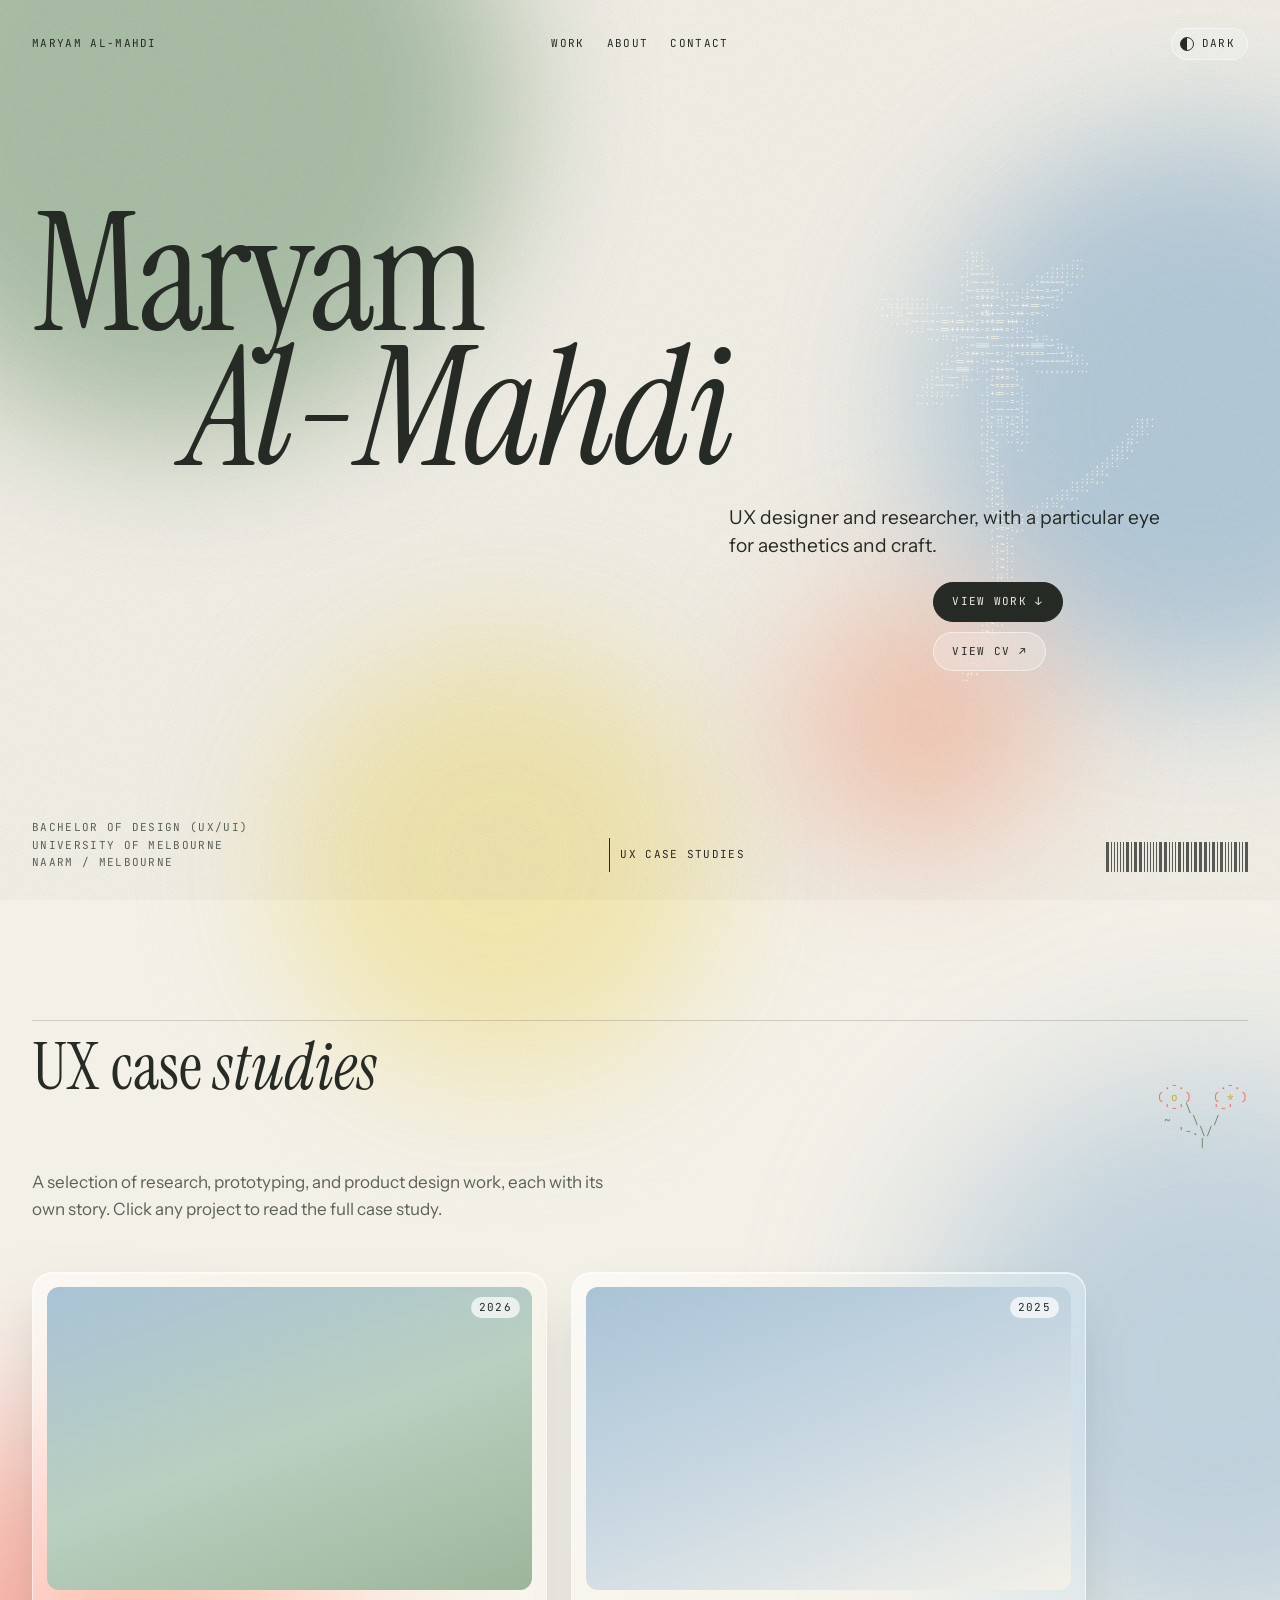
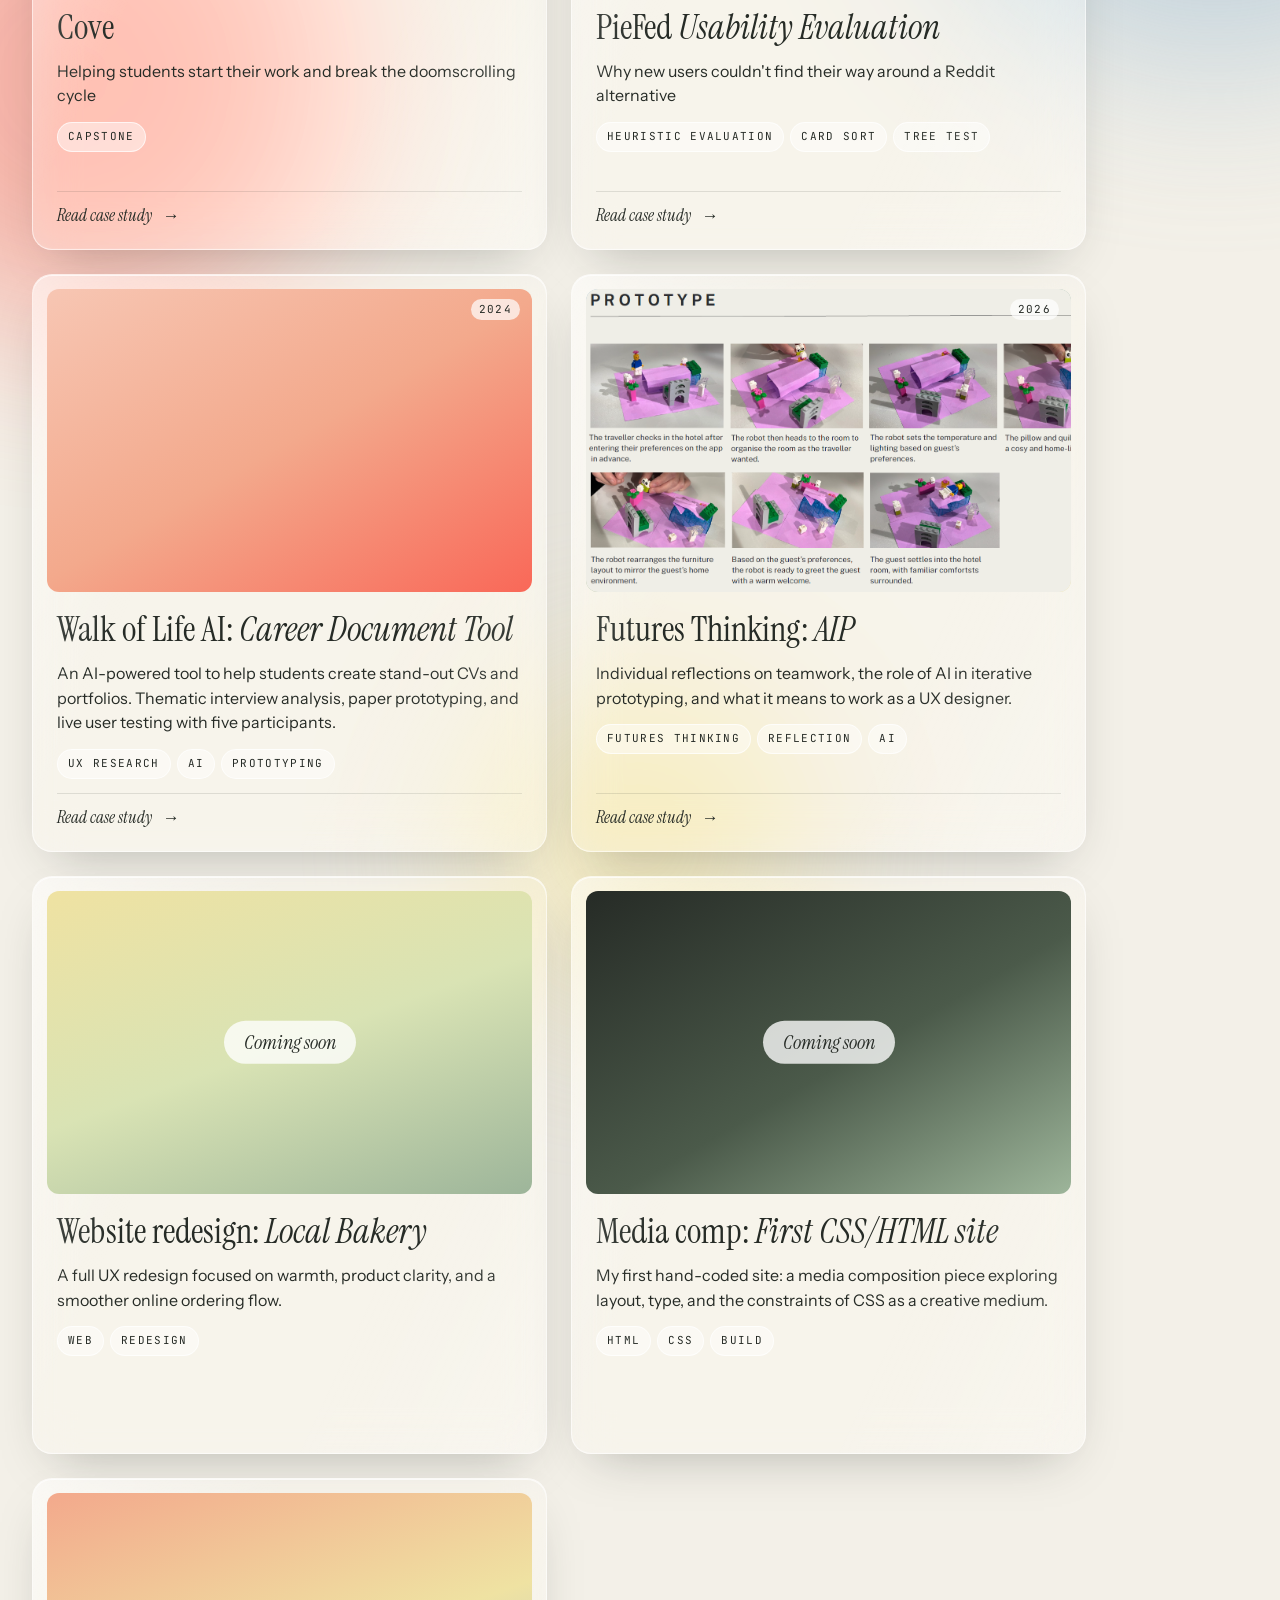
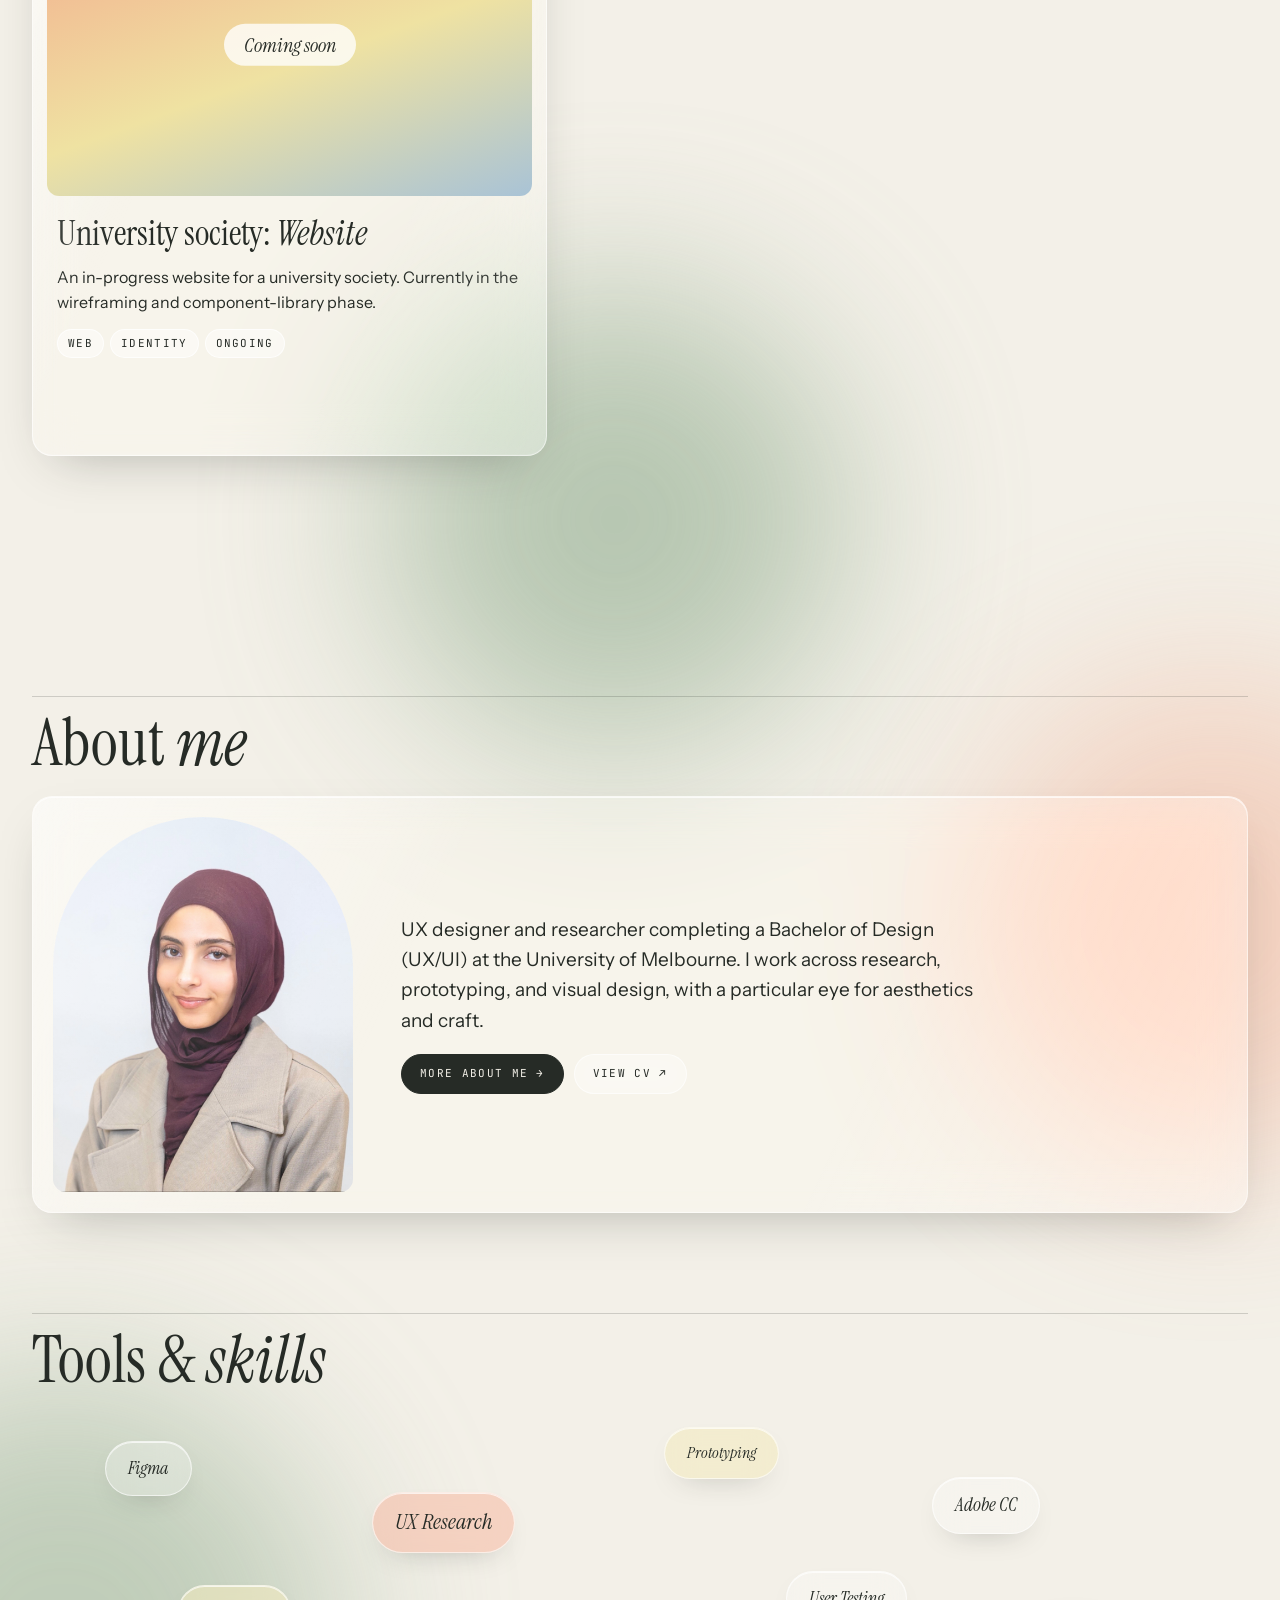
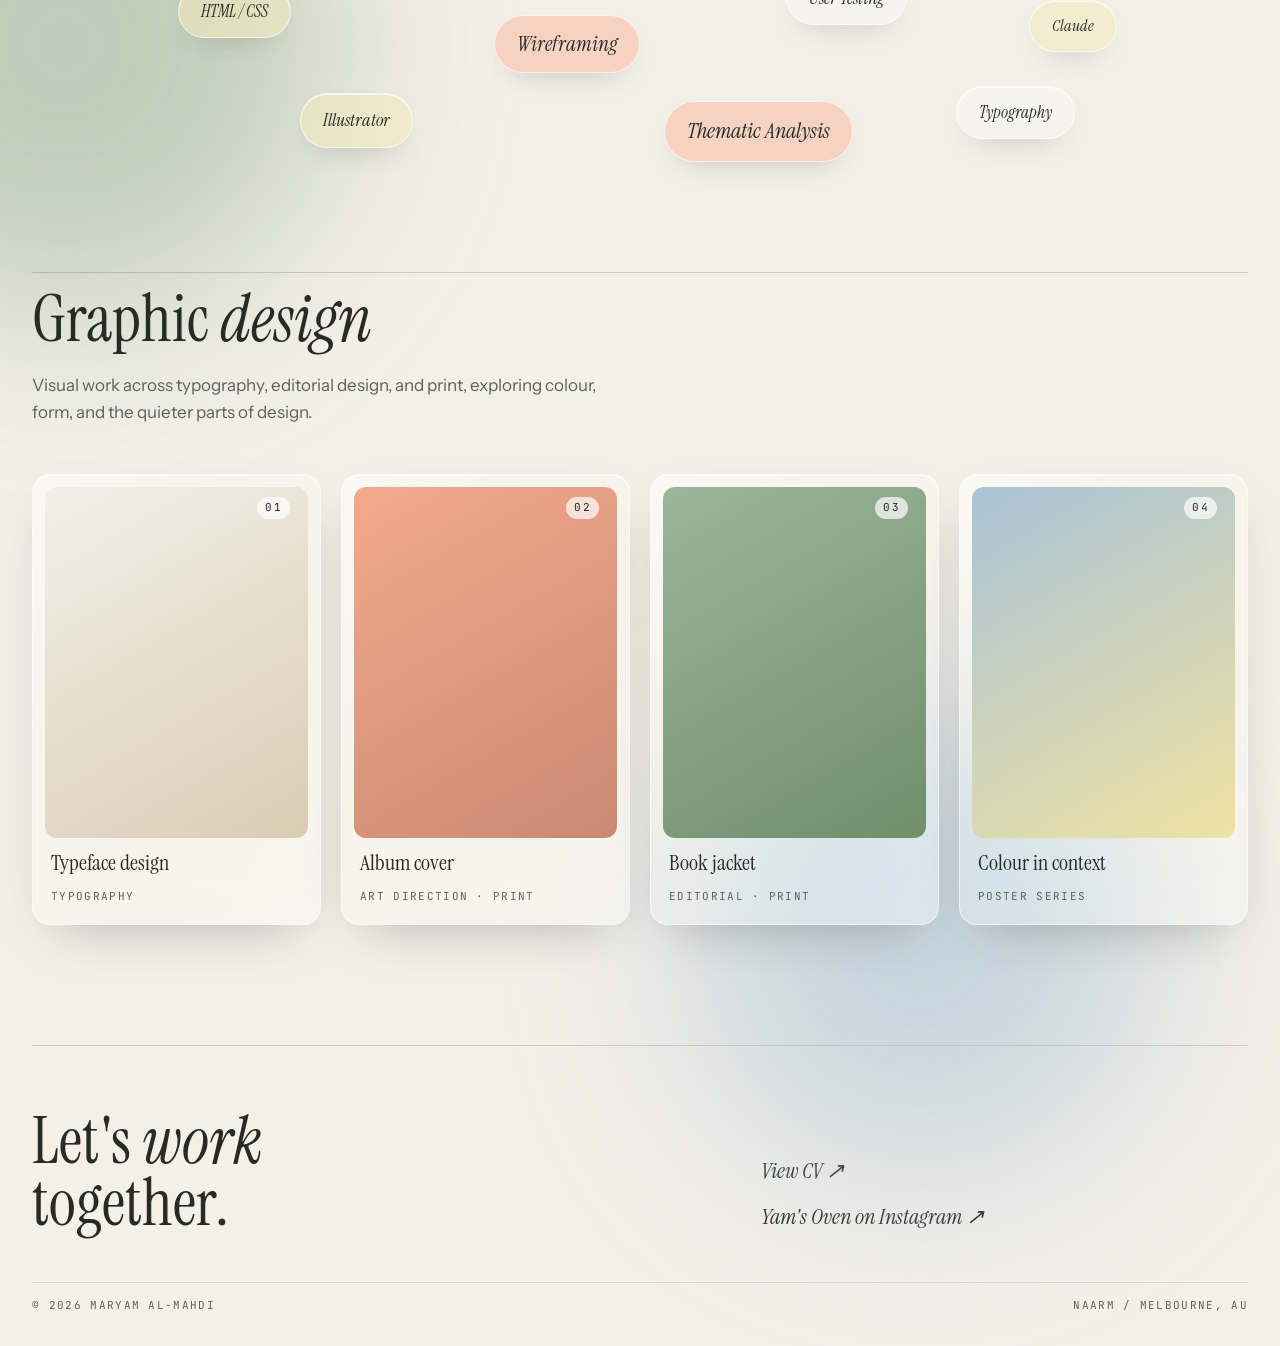
<file: index.html>
<!DOCTYPE html>
<html lang="en">
<head>
<meta charset="UTF-8">
<meta name="viewport" content="width=device-width, initial-scale=1.0">
<title>Maryam Al-Mahdi · UX Design</title>
<link rel="icon" href="favicon.ico" sizes="any">
<link rel="icon" type="image/png" href="images/icons/favicon.png">
<link rel="apple-touch-icon" href="images/icons/apple-touch-icon.png">
<meta name="description" content="Maryam Al-Mahdi, UX designer and researcher completing a Bachelor of Design (UX/UI) at the University of Melbourne.">
<script>
  (function () {
    try {
      var t = localStorage.getItem("theme");
      if (t === "light" || t === "dark") document.documentElement.setAttribute("data-theme", t);
    } catch (e) {}
  })();
</script>
<link rel="preconnect" href="https://fonts.googleapis.com">
<link rel="preconnect" href="https://fonts.gstatic.com" crossorigin>
<link href="https://fonts.googleapis.com/css2?family=Instrument+Sans:ital,wght@0,400..700;1,400..700&family=Instrument+Serif:ital@0;1&family=JetBrains+Mono:wght@400;500&display=swap" rel="stylesheet">
<link rel="stylesheet" href="css/styles.css">
</head>
<body data-page="home">

<!-- ═════════════════ HERO ═════════════════ -->
<section class="hero">
  <div class="glow a"></div><div class="glow b"></div><div class="glow c"></div><div class="glow d"></div>

  <div data-include="nav"></div>

  <div class="title-wrap">
    <pre id="ascii" aria-hidden="true"></pre>
    <h1 class="name">
      <span class="line">Maryam</span>
      <span class="line second"><em>Al-Mahdi</em></span>
    </h1>
    <p class="tagline">UX designer and researcher, with a particular eye for aesthetics and craft.</p>
    <div class="hero-ctas meta">
      <a href="#work" class="pill solid">View work ↓</a>
      <a href="https://drive.google.com/file/d/1LkQyZvTmbLu_A5NaH67fZXnbUu8GDwbI/view?usp=sharing" target="_blank" rel="noopener" class="pill">View CV ↗</a>
    </div>
  </div>

  <div class="hero-bottom">
    <div class="meta">
      Bachelor of Design (UX/UI)<br>
      University of Melbourne<br>
      Naarm / Melbourne<br>
    </div>
    <a href="#work" class="meta scroll-cue"><span></span> UX case studies</a>
    <div class="barcode" aria-hidden="true" id="barcode"></div>
  </div>
</section>

<!-- ═════════════════ WORK ═════════════════ -->
<main class="work" id="work">
  <div class="section-head">
    <h2>UX case <em>studies</em></h2>
    <div class="right">
<pre class="sprig" aria-hidden="true">   <span class="p">.-.</span>     <span class="p">.-.</span>
  <span class="p">(</span> <span class="c">o</span> <span class="p">)</span>   <span class="p">(</span> <span class="c">*</span> <span class="p">)</span>
   <span class="p">'-'</span><span class="g">\</span>   <span class="p">'-'</span>
   <span class="g">~</span>   <span class="g">\  /</span>
     <span class="g">'-.\/</span>
        <span class="g">|</span></pre>
    </div>
  </div>
  <p class="section-intro">A selection of research, prototyping, and product design work, each with its own story. Click any project to read the full case study.</p>

  <div class="glow e"></div><div class="glow f"></div><div class="glow g"></div><div class="glow h"></div>

  <div class="cases">

    <!-- COVE (CAPSTONE) -->
    <a class="glass reveal" href="case-studies/cove.html">
      <div class="thumb" style="--thumb-bg: linear-gradient(160deg, #a9c3d6, #b9cfc0 50%, #9db59a);">
        <div class="tag meta"><span>2026</span></div>
      </div>
      <div class="body">
        <h3>Cove</h3>
        <p>Helping students start their work and break the doomscrolling cycle</p>
        <div class="chips meta"><span>Capstone</span></div>
        <div class="foot">
          <span class="view">Read case study <span class="arrow">→</span></span>
        </div>
      </div>
    </a>

    <!-- PIEFED -->
    <a class="glass reveal" href="case-studies/piefed.html">
      <div class="thumb" style="--thumb-bg: linear-gradient(160deg, #a9c3d6, #c9d8e2 50%, #f3f0e8);">
        <div class="tag meta"><span>2025</span></div>
      </div>
      <div class="body">
        <h3>PieFed <em>Usability Evaluation</em></h3>
        <p>Why new users couldn't find their way around a Reddit alternative</p>
        <div class="chips meta"><span>Heuristic evaluation</span><span>Card sort</span><span>Tree test</span></div>
        <div class="foot">
          <span class="view">Read case study <span class="arrow">→</span></span>
        </div>
      </div>
    </a>

    <!-- WALK OF LIFE AI -->
    <a class="glass reveal" href="case-studies/walk-of-life.html">
      <div class="thumb" style="--thumb-bg: linear-gradient(150deg, #f7c6b3, #f3a98c 50%, #f96858);">
        <div class="tag meta"><span>2024</span></div>
      </div>
      <div class="body">
        <h3>Walk of Life AI: <em>Career Document Tool</em></h3>
        <p>An AI-powered tool to help students create stand-out CVs and portfolios. Thematic interview analysis, paper prototyping, and live user testing with five participants.</p>
        <div class="chips meta"><span>UX Research</span><span>AI</span><span>Prototyping</span></div>
        <div class="foot">
          <span class="view">Read case study <span class="arrow">→</span></span>
        </div>
      </div>
    </a>

    <!-- FUTURES THINKING -->
    <a class="glass reveal" href="case-studies/futures-thinking.html">
      <div class="thumb">
        <img class="shot" src="images/futures-thinking/thumbnail-futures.png" alt="Storyboard of a LEGO prototype on pink paper: a robot prepares a hotel room for an arriving traveller, adjusting lighting, bedding and furniture to match their preferences.">
        <div class="tag meta"><span>2026</span></div>
      </div>
      <div class="body">
        <h3>Futures Thinking: <em>AIP</em></h3>
        <p>Individual reflections on teamwork, the role of AI in iterative prototyping, and what it means to work as a UX designer.</p>
        <div class="chips meta"><span>Futures Thinking</span><span>Reflection</span><span>AI</span></div>
        <div class="foot">
          <span class="view">Read case study <span class="arrow">→</span></span>
        </div>
      </div>
    </a>

    <!-- BAKERY -->
    <div class="glass soon reveal">
      <div class="thumb" style="--thumb-bg: linear-gradient(160deg, #efe2a2, #d9e3b4 50%, #9db59a);">
        <p class="soon-label">Coming soon</p>
      </div>
      <div class="body">
        <h3>Website redesign: <em>Local Bakery</em></h3>
        <p>A full UX redesign focused on warmth, product clarity, and a smoother online ordering flow.</p>
        <div class="chips meta"><span>Web</span><span>Redesign</span></div>
      </div>
    </div>

    <!-- MEDIA COMP -->
    <div class="glass soon reveal">
      <div class="thumb" style="--thumb-bg: linear-gradient(150deg, #262b26, #4b5a4a 55%, #9db59a);">
        <p class="soon-label">Coming soon</p>
      </div>
      <div class="body">
        <h3>Media comp: <em>First CSS/HTML site</em></h3>
        <p>My first hand-coded site: a media composition piece exploring layout, type, and the constraints of CSS as a creative medium.</p>
        <div class="chips meta"><span>HTML</span><span>CSS</span><span>Build</span></div>
      </div>
    </div>

    <!-- UNIVERSITY SOCIETY (in progress) -->
    <div class="glass soon reveal">
      <div class="thumb" style="--thumb-bg: linear-gradient(160deg, #f3a98c, #efe2a2 55%, #a9c3d6);">
        <p class="soon-label">Coming soon</p>
      </div>
      <div class="body">
        <h3>University society: <em>Website</em></h3>
        <p>An in-progress website for a university society. Currently in the wireframing and component-library phase.</p>
        <div class="chips meta"><span>Web</span><span>Identity</span><span>Ongoing</span></div>
      </div>
    </div>

  </div>
</main>

<!-- ═════════════════ ABOUT · SKILLS · GRAPHICS ═════════════════ -->
<div class="more">
  <div class="glow i"></div><div class="glow j"></div><div class="glow k"></div>

  <section class="reveal" id="about" aria-labelledby="about-h">
    <div class="section-head">
      <h2 id="about-h">About <em>me</em></h2>
    </div>
    <div class="glass intro">
      <div class="intro-photo">
        <img src="images/about/headshot-2.jpg" alt="Portrait of Maryam Al-Mahdi smiling, wearing a plum hijab and a beige coat against a pale grey background.">
      </div>
      <div class="intro-text">
        <p>UX designer and researcher completing a Bachelor of Design (UX/UI) at the University of Melbourne. I work across research, prototyping, and visual design, with a particular eye for aesthetics and craft.</p>
        <div class="intro-links meta">
          <a href="about.html" class="pill solid">More about me →</a>
          <a href="https://drive.google.com/file/d/1LkQyZvTmbLu_A5NaH67fZXnbUu8GDwbI/view?usp=sharing" target="_blank" rel="noopener" class="pill">View CV ↗</a>
        </div>
      </div>
    </div>
  </section>

  <section class="skills-section reveal" aria-labelledby="skills-h">
    <div class="section-head">
      <h2 id="skills-h">Tools &amp; <em>skills</em></h2>
    </div>
    <div class="bubbles" id="bubbles">
      <span class="bubble"            style="--dur:7s;  --delay:0s;">Figma</span>
      <span class="bubble tone-deep"  style="--dur:9s;  --delay:.4s;">UX Research</span>
      <span class="bubble tone-cream" style="--dur:8s;  --delay:.2s;">Prototyping</span>
      <span class="bubble"            style="--dur:10s; --delay:.6s;">Adobe CC</span>
      <span class="bubble tone-cream" style="--dur:7.5s;--delay:.8s;">HTML / CSS</span>
      <span class="bubble tone-deep"  style="--dur:9.5s;--delay:1s;">Wireframing</span>
      <span class="bubble"            style="--dur:8.5s;--delay:.3s;">User Testing</span>
      <span class="bubble tone-cream" style="--dur:7s;  --delay:.5s;">Claude</span>
      <span class="bubble tone-cream" style="--dur:10s; --delay:.7s;">Illustrator</span>
      <span class="bubble tone-deep"  style="--dur:8s;  --delay:.9s;">Thematic Analysis</span>
      <span class="bubble"            style="--dur:9s;  --delay:.4s;">Typography</span>
    </div>
  </section>

  <section class="reveal" id="graphic" aria-labelledby="graphic-h">
    <div class="section-head">
      <h2 id="graphic-h">Graphic <em>design</em></h2>
    </div>
    <p class="section-intro">Visual work across typography, editorial design, and print, exploring colour, form, and the quieter parts of design.</p>

    <div class="gd-grid">
      <a href="project-typeface.html" class="glass">
        <div class="thumb" style="--thumb-bg: linear-gradient(150deg, #f3f0e8, #d9cdb4);">
          <div class="tag meta"><span>01</span></div>
        </div>
        <h3>Typeface design</h3>
        <p class="meta">Typography</p>
      </a>
      <a href="project-album.html" class="glass">
        <div class="thumb" style="--thumb-bg: linear-gradient(150deg, #f3a98c, #c98a72);">
          <div class="tag meta"><span>02</span></div>
        </div>
        <h3>Album cover</h3>
        <p class="meta">Art direction · Print</p>
      </a>
      <a href="project-book.html" class="glass">
        <div class="thumb" style="--thumb-bg: linear-gradient(150deg, #9db59a, #6f8f6b);">
          <div class="tag meta"><span>03</span></div>
        </div>
        <h3>Book jacket</h3>
        <p class="meta">Editorial · Print</p>
      </a>
      <a href="project-colour.html" class="glass">
        <div class="thumb" style="--thumb-bg: linear-gradient(150deg, #a9c3d6, #efe2a2);">
          <div class="tag meta"><span>04</span></div>
        </div>
        <h3>Colour in context</h3>
        <p class="meta">Poster series</p>
      </a>
    </div>
  </section>
</div>

<div data-include="footer"></div>

<script src="js/main.js"></script>
<script src="js/include.js"></script>
</body>
</html>
</file>
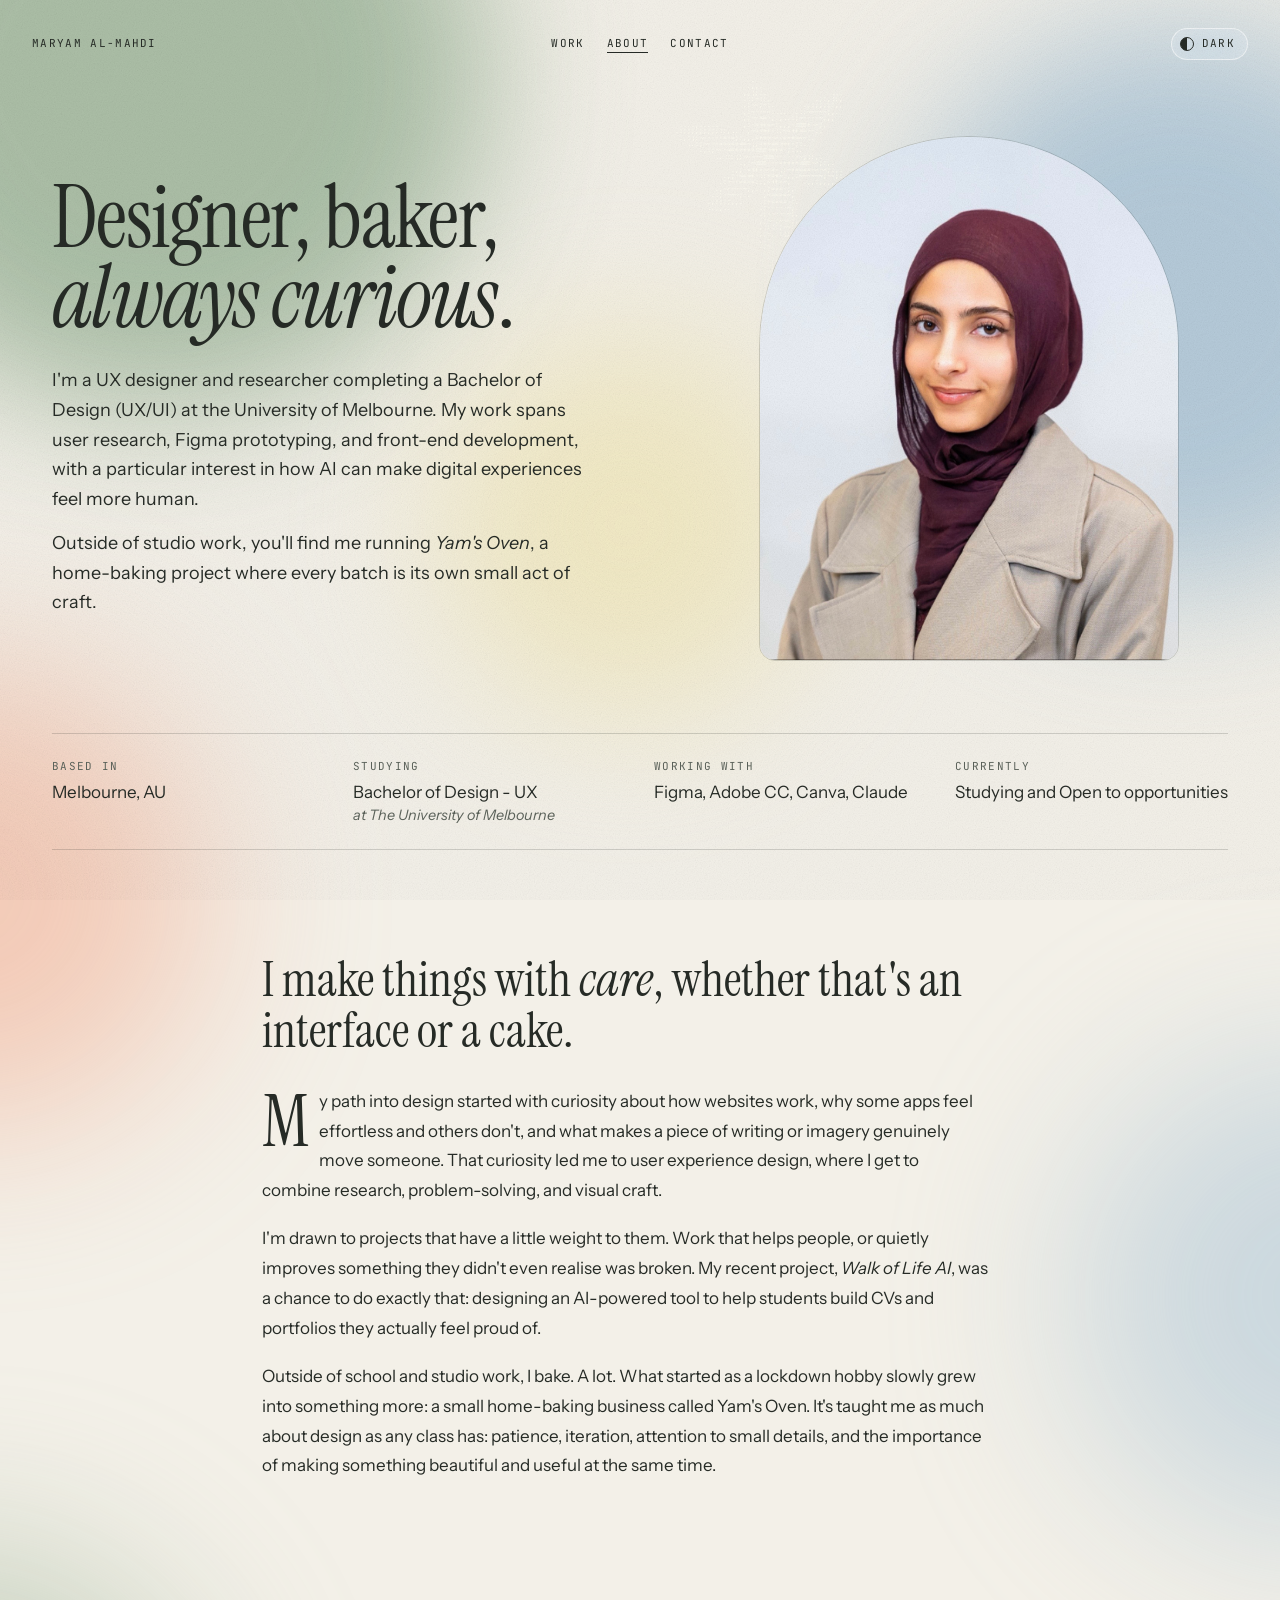
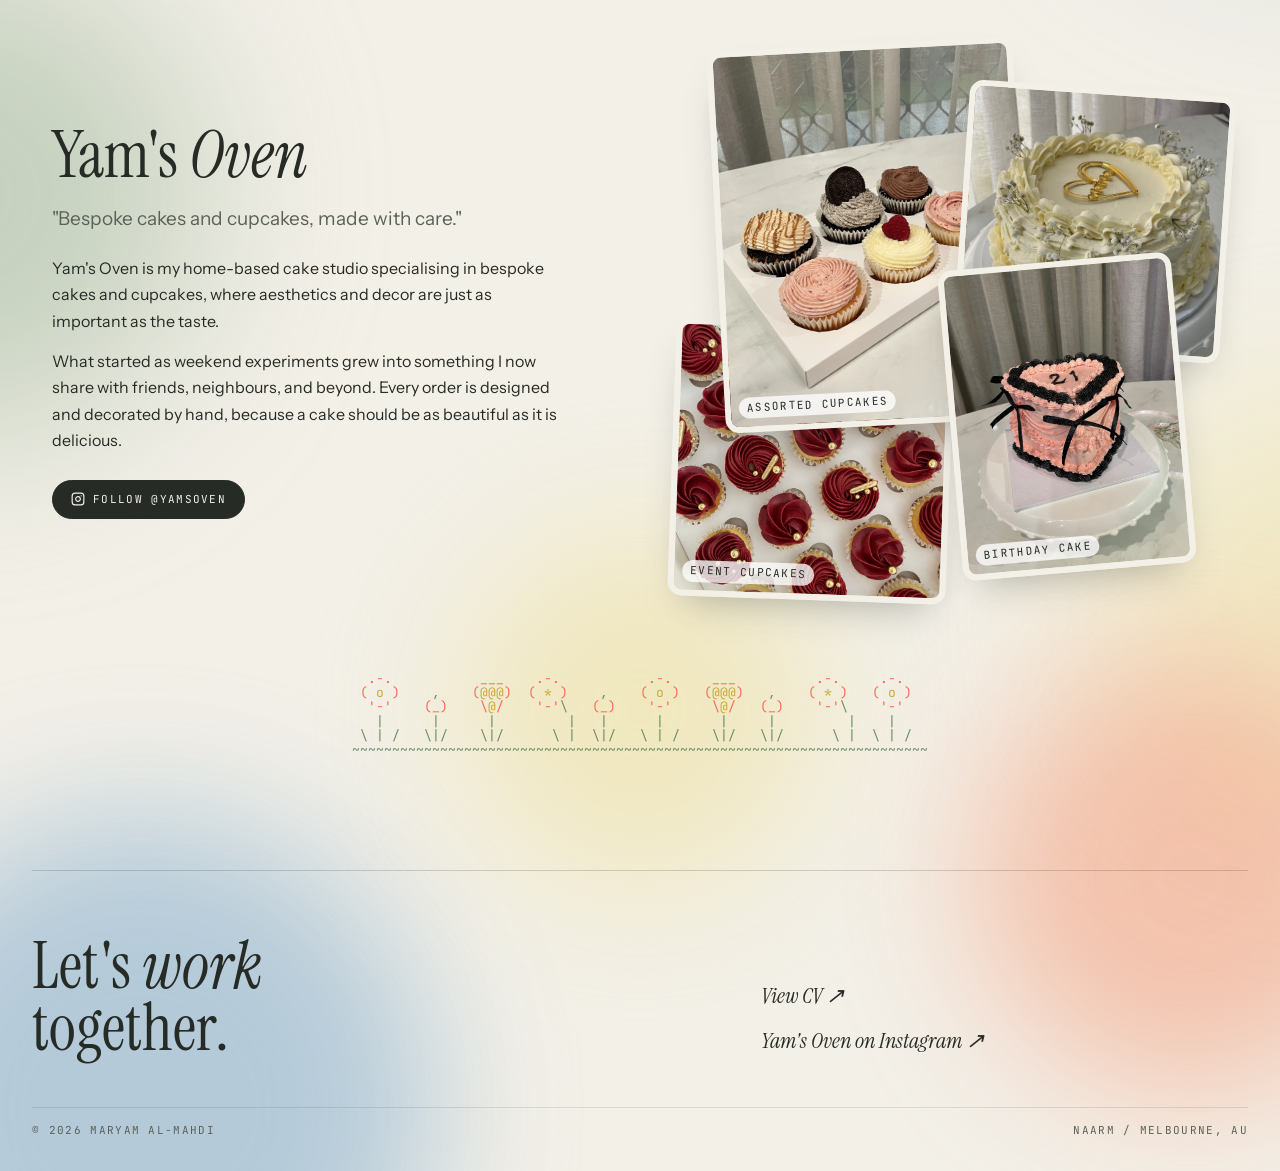
<file: about.html>
<!DOCTYPE html>
<html lang="en">
<head>
<meta charset="UTF-8">
<meta name="viewport" content="width=device-width, initial-scale=1.0">
<title>About · Maryam Al-Mahdi</title>
<link rel="icon" href="favicon.ico" sizes="any">
<link rel="icon" type="image/png" href="images/icons/favicon.png">
<link rel="apple-touch-icon" href="images/icons/apple-touch-icon.png">
<script>
  (function () {
    try {
      var t = localStorage.getItem("theme");
      if (t === "light" || t === "dark") document.documentElement.setAttribute("data-theme", t);
    } catch (e) {}
  })();
</script>
<link rel="preconnect" href="https://fonts.googleapis.com">
<link rel="preconnect" href="https://fonts.gstatic.com" crossorigin>
<link href="https://fonts.googleapis.com/css2?family=Instrument+Sans:ital,wght@0,400..700;1,400..700&family=Instrument+Serif:ital@0;1&family=JetBrains+Mono:wght@400;500&display=swap" rel="stylesheet">
<link rel="stylesheet" href="css/styles.css">
</head>
<body class="page lit" data-page="about">

<!-- Colour field: drifting light behind the header, the page edges and the end of the page -->
<div class="page-glows" aria-hidden="true">
  <div class="glow a"></div><div class="glow b"></div><div class="glow c"></div>
  <div class="glow m1"></div><div class="glow m2"></div><div class="glow m3"></div><div class="glow m4"></div>
  <div class="glow z1"></div><div class="glow z2"></div><div class="glow z3"></div>
</div>

<div data-include="nav"></div>

<!-- HERO -->
<section class="about-hero">
  <div class="about-text">
    <h1 class="about-title">Designer, baker,<br><em class="script">always curious</em>.</h1>
    <div class="about-body">
      <p>I'm a UX designer and researcher completing a Bachelor of Design (UX/UI) at the University of Melbourne. My work spans user research, Figma prototyping, and front-end development, with a particular interest in how AI can make digital experiences feel more human.</p>
      <p>Outside of studio work, you'll find me running <em>Yam's Oven</em>, a home-baking project where every batch is its own small act of craft.</p>
    </div>
  </div>

  <div class="about-photo">
    <pre class="ascii-lily" aria-hidden="true"></pre>
    <div class="frame">
      <img src="images/about/headshot-2.jpg" alt="Portrait of Maryam Al-Mahdi smiling, wearing a plum hijab and a beige coat against a pale grey background.">
    </div>
  </div>
</section>

<!-- QUICK FACTS -->
<div class="facts reveal">
  <div>
    <p class="fact-label meta">Based in</p>
    <p class="fact-value">Melbourne, AU</p>
  </div>
  <div>
    <p class="fact-label meta">Studying</p>
    <p class="fact-value">Bachelor of Design - UX <em>at The University of Melbourne</em></p>
  </div>
  <div>
    <p class="fact-label meta">Working with</p>
    <p class="fact-value">Figma, Adobe CC, Canva, Claude</p>
  </div>
  <div>
    <p class="fact-label meta">Currently</p>
    <p class="fact-value">Studying and Open to opportunities</p>
  </div>
</div>

<!-- STORY -->
<section class="story reveal">
  <h2>I make things with <em class="script">care</em>, whether that's an interface or a cake.</h2>

  <div class="story-body">
    <p>My path into design started with curiosity about how websites work, why some apps feel effortless and others don't, and what makes a piece of writing or imagery genuinely move someone. That curiosity led me to user experience design, where I get to combine research, problem-solving, and visual craft.</p>

    <p>I'm drawn to projects that have a little weight to them. Work that helps people, or quietly improves something they didn't even realise was broken. My recent project, <em>Walk of Life AI</em>, was a chance to do exactly that: designing an AI-powered tool to help students build CVs and portfolios they actually feel proud of.</p>

    <p>Outside of school and studio work, I bake. A lot. What started as a lockdown hobby slowly grew into something more: a small home-baking business called Yam's Oven. It's taught me as much about design as any class has: patience, iteration, attention to small details, and the importance of making something beautiful and useful at the same time.</p>
  </div>
</section>

<!-- YAM'S OVEN -->
<section class="yams reveal">
  <div class="yams-inner">
    <div class="yams-text">
      <h2 class="yams-title">Yam's <em class="script">Oven</em></h2>

      <p class="yams-tagline">"Bespoke cakes and cupcakes, made with care."</p>

      <p class="yams-desc">Yam's Oven is my home-based cake studio specialising in bespoke cakes and cupcakes, where aesthetics and decor are just as important as the taste.</p>

      <p class="yams-desc">What started as weekend experiments grew into something I now share with friends, neighbours, and beyond. Every order is designed and decorated by hand, because a cake should be as beautiful as it is delicious.</p>

      <a href="https://instagram.com/yams.oven" target="_blank" rel="noopener" class="pill solid meta">
        <svg viewBox="0 0 24 24" fill="none" stroke="currentColor" stroke-width="2" stroke-linecap="round" stroke-linejoin="round">
          <rect x="2" y="2" width="20" height="20" rx="5"/>
          <path d="M16 11.37A4 4 0 1 1 12.63 8 4 4 0 0 1 16 11.37z"/>
          <line x1="17.5" y1="6.5" x2="17.51" y2="6.5"/>
        </svg>
        Follow @yamsoven
      </a>
    </div>
    
    <div class="yams-collage">
      <div class="yams-photo p1"><img src="images/yams-oven/assortedcupcakes.jpg" alt="Box of six assorted cupcakes: Oreo, chocolate, caramel drizzle, pink buttercream and vanilla topped with a raspberry"><span class="yams-photo-label meta">assorted cupcakes</span></div>
      <div class="yams-photo p2"><img src="images/yams-oven/vintagecake.jpeg" alt="Cream vintage-style cake with piped buttercream frills, baby's breath and a gold heart topper"><span class="yams-photo-label meta">vintage-style cake</span></div>
      <div class="yams-photo p3"><img src="images/yams-oven/redcupcakes.jpg" alt="Rows of cupcakes with deep burgundy buttercream swirls and gold pearl sprinkles"><span class="yams-photo-label meta">event cupcakes</span></div>
      <div class="yams-photo p4"><img src="images/yams-oven/pbcake.jpg" alt="Pink heart-shaped vintage cake with black piped borders and black ribbon bows, numbered 21"><span class="yams-photo-label meta">birthday cake</span></div>
    </div>
  </div>
  
</section>

<!-- INSTAGRAM FEED
<section class="ig-section reveal">
  <div class="ig-header">
    <div class="ig-header-left">
      <h2>From the <span class="script">feed</span></h2>
      <p class="ig-handle">Latest from <a href="https://instagram.com/yamsoven" target="_blank" rel="noopener">@yamsoven</a></p>
    </div>
    <a href="https://instagram.com/yams.oven" target="_blank" rel="noopener" class="ig-follow">
      <svg viewBox="0 0 24 24" fill="none" stroke="currentColor" stroke-width="2" stroke-linecap="round" stroke-linejoin="round">
        <rect x="2" y="2" width="20" height="20" rx="5"/>
        <path d="M16 11.37A4 4 0 1 1 12.63 8 4 4 0 0 1 16 11.37z"/>
        <line x1="17.5" y1="6.5" x2="17.51" y2="6.5"/>
      </svg>
      View on Instagram →
    </a>
  </div>

  <div class="ig-grid">
    <a href="https://instagram.com/yams.oven" target="_blank" rel="noopener" class="ig-post">
      <span class="ig-emoji">🍞</span>
      <div class="ig-post-content">
        <div class="ig-post-stats">
          <span>♡ 142</span><span>💬 12</span>
        </div>
      </div>
    </a>
    <a href="https://instagram.com/yams.oven" target="_blank" rel="noopener" class="ig-post">
      <span class="ig-emoji">🥐</span>
      <div class="ig-post-content">
        <div class="ig-post-stats">
          <span>♡ 89</span><span>💬 7</span>
        </div>
      </div>
    </a>
    <a href="https://instagram.com/yams.oven" target="_blank" rel="noopener" class="ig-post">
      <span class="ig-emoji">🌾</span>
      <div class="ig-post-content">
        <div class="ig-post-stats">
          <span>♡ 203</span><span>💬 18</span>
        </div>
      </div>
    </a>
    <a href="https://instagram.com/yams.oven" target="_blank" rel="noopener" class="ig-post">
      <span class="ig-emoji">🧈</span>
      <div class="ig-post-content">
        <div class="ig-post-stats">
          <span>♡ 167</span><span>💬 9</span>
        </div>
      </div>
    </a>
    <a href="https://instagram.com/yams.oven" target="_blank" rel="noopener" class="ig-post">
      <span class="ig-emoji">🍰</span>
      <div class="ig-post-content">
        <div class="ig-post-stats">
          <span>♡ 245</span><span>💬 22</span>
        </div>
      </div>
    </a>
    <a href="https://instagram.com/yams.oven" target="_blank" rel="noopener" class="ig-post">
      <span class="ig-emoji">🥖</span>
      <div class="ig-post-content">
        <div class="ig-post-stats">
          <span>♡ 312</span><span>💬 28</span>
        </div>
      </div>
    </a>
    <a href="https://instagram.com/yams.oven" target="_blank" rel="noopener" class="ig-post">
      <span class="ig-emoji">🍯</span>
      <div class="ig-post-content">
        <div class="ig-post-stats">
          <span>♡ 178</span><span>💬 11</span>
        </div>
      </div>
    </a>
    <a href="https://instagram.com/yamsoven" target="_blank" rel="noopener" class="ig-post">
      <span class="ig-emoji">🌸</span>
      <div class="ig-post-content">
        <div class="ig-post-stats">
          <span>♡ 134</span><span>💬 8</span>
        </div>
      </div>
    </a>
    <a href="https://instagram.com/yamsoven" target="_blank" rel="noopener" class="ig-post">
      <span class="ig-emoji">🥯</span>
      <div class="ig-post-content">
        <div class="ig-post-stats">
          <span>♡ 198</span><span>💬 14</span>
        </div>
      </div>
    </a>
    <a href="https://instagram.com/yamsoven" target="_blank" rel="noopener" class="ig-post">
      <span class="ig-emoji">🧁</span>
      <div class="ig-post-content">
        <div class="ig-post-stats">
          <span>♡ 256</span><span>💬 19</span>
        </div>
      </div>
    </a>
    <a href="https://instagram.com/yamsoven" target="_blank" rel="noopener" class="ig-post">
      <span class="ig-emoji">🍪</span>
      <div class="ig-post-content">
        <div class="ig-post-stats">
          <span>♡ 221</span><span>💬 17</span>
        </div>
      </div>
    </a>
    <a href="https://instagram.com/yamsoven" target="_blank" rel="noopener" class="ig-post">
      <span class="ig-emoji">🥨</span>
      <div class="ig-post-content">
        <div class="ig-post-stats">
          <span>♡ 165</span><span>💬 10</span>
        </div>
      </div>
    </a>
  </div>
</section>
           -->
           
<div class="meadow-end" aria-hidden="true">
<pre class="meadow sprig">  <span class="p">.-.</span>           <span class="p">___</span>    <span class="p">.-.</span>           <span class="p">.-.</span>     <span class="p">___</span>          <span class="p">.-.</span>     <span class="p">.-.</span>
 <span class="p">(</span> <span class="c">o</span> <span class="p">)</span>    <span class="g">,</span>    <span class="p">(</span><span class="c">@@@</span><span class="p">)</span>  <span class="p">(</span> <span class="c">*</span> <span class="p">)</span>    <span class="g">,</span>    <span class="p">(</span> <span class="c">o</span> <span class="p">)</span>   <span class="p">(</span><span class="c">@@@</span><span class="p">)</span>   <span class="g">,</span>    <span class="p">(</span> <span class="c">*</span> <span class="p">)</span>   <span class="p">(</span> <span class="c">o</span> <span class="p">)</span>
  <span class="p">'-'</span>    <span class="p">(_)</span>    <span class="p">\</span><span class="c">@</span><span class="p">/</span>    <span class="p">'-'</span><span class="g">\</span>   <span class="p">(_)</span>    <span class="p">'-'</span>     <span class="p">\</span><span class="c">@</span><span class="p">/</span>   <span class="p">(_)</span>    <span class="p">'-'</span><span class="g">\</span>    <span class="p">'-'</span>
   <span class="g">|</span>      <span class="g">|</span>      <span class="g">|</span>         <span class="g">|</span>   <span class="g">|</span>      <span class="g">|</span>       <span class="g">|</span>     <span class="g">|</span>         <span class="g">|</span>    <span class="g">|</span>
 <span class="g">\</span> <span class="g">|</span> <span class="g">/</span>   <span class="g">\|/</span>    <span class="g">\|/</span>      <span class="g">\</span> <span class="g">|</span>  <span class="g">\|/</span>   <span class="g">\</span> <span class="g">|</span> <span class="g">/</span>    <span class="g">\|/</span>   <span class="g">\|/</span>      <span class="g">\</span> <span class="g">|</span>  <span class="g">\</span> <span class="g">|</span> <span class="g">/</span>
<span class="g">~~~~~~~~~~~~~~~~~~~~~~~~~~~~~~~~~~~~~~~~~~~~~~~~~~~~~~~~~~~~~~~~~~~~~~~~</span></pre>
</div>

<div data-include="footer"></div>

<script src="js/main.js"></script>
<script src="js/include.js"></script>
</body>
</html>
</file>
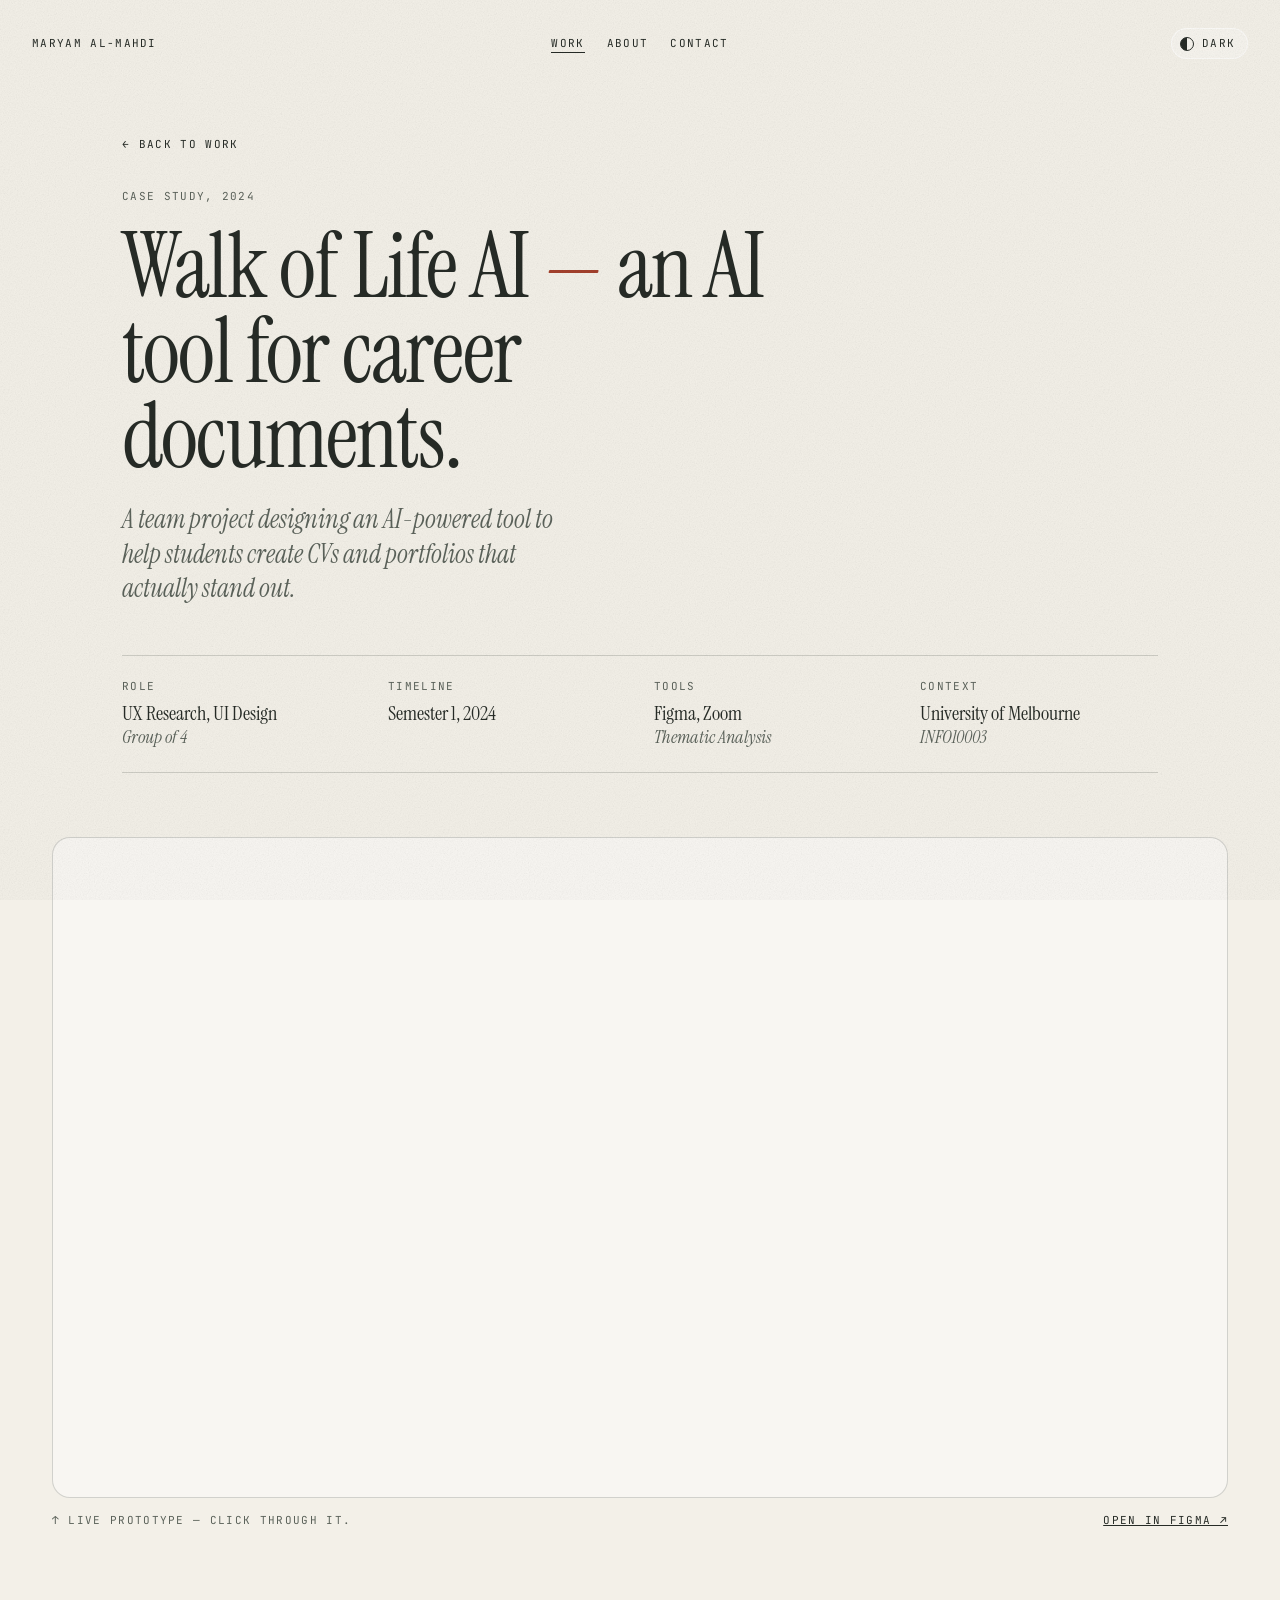
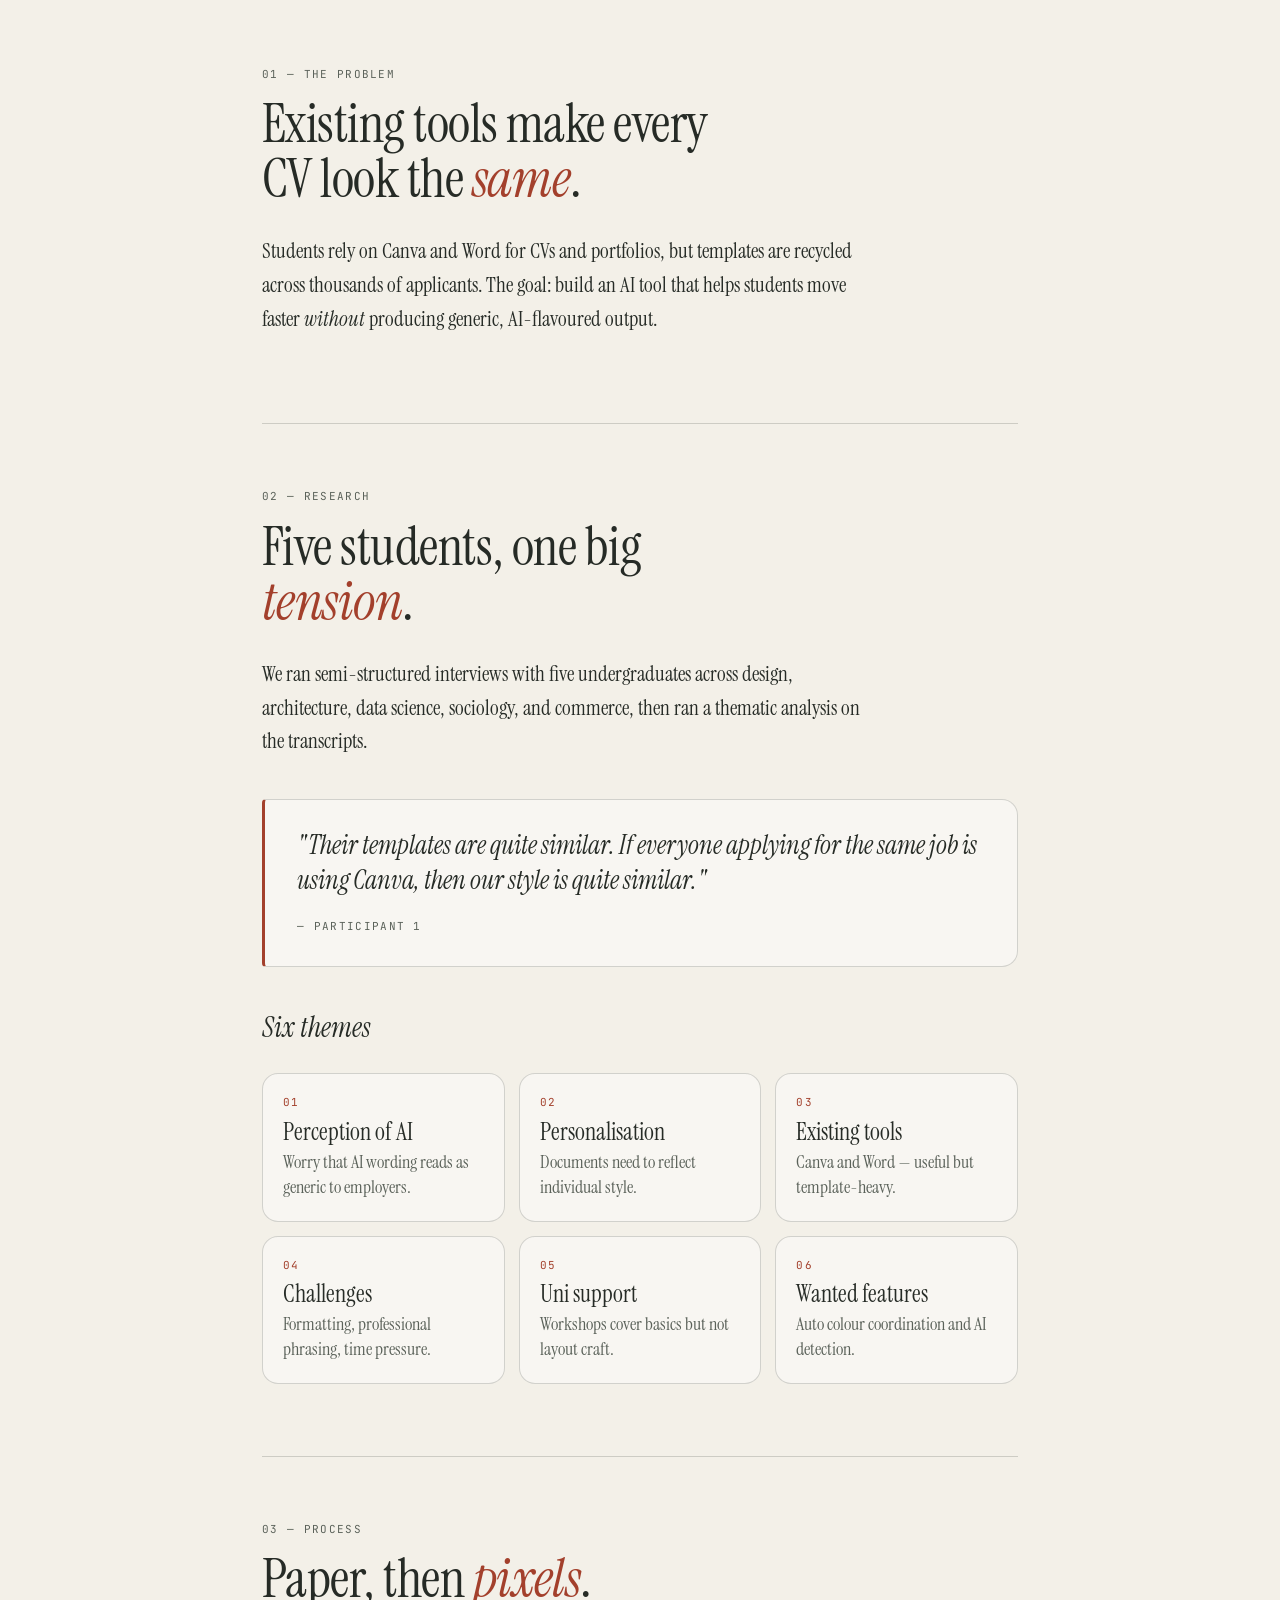
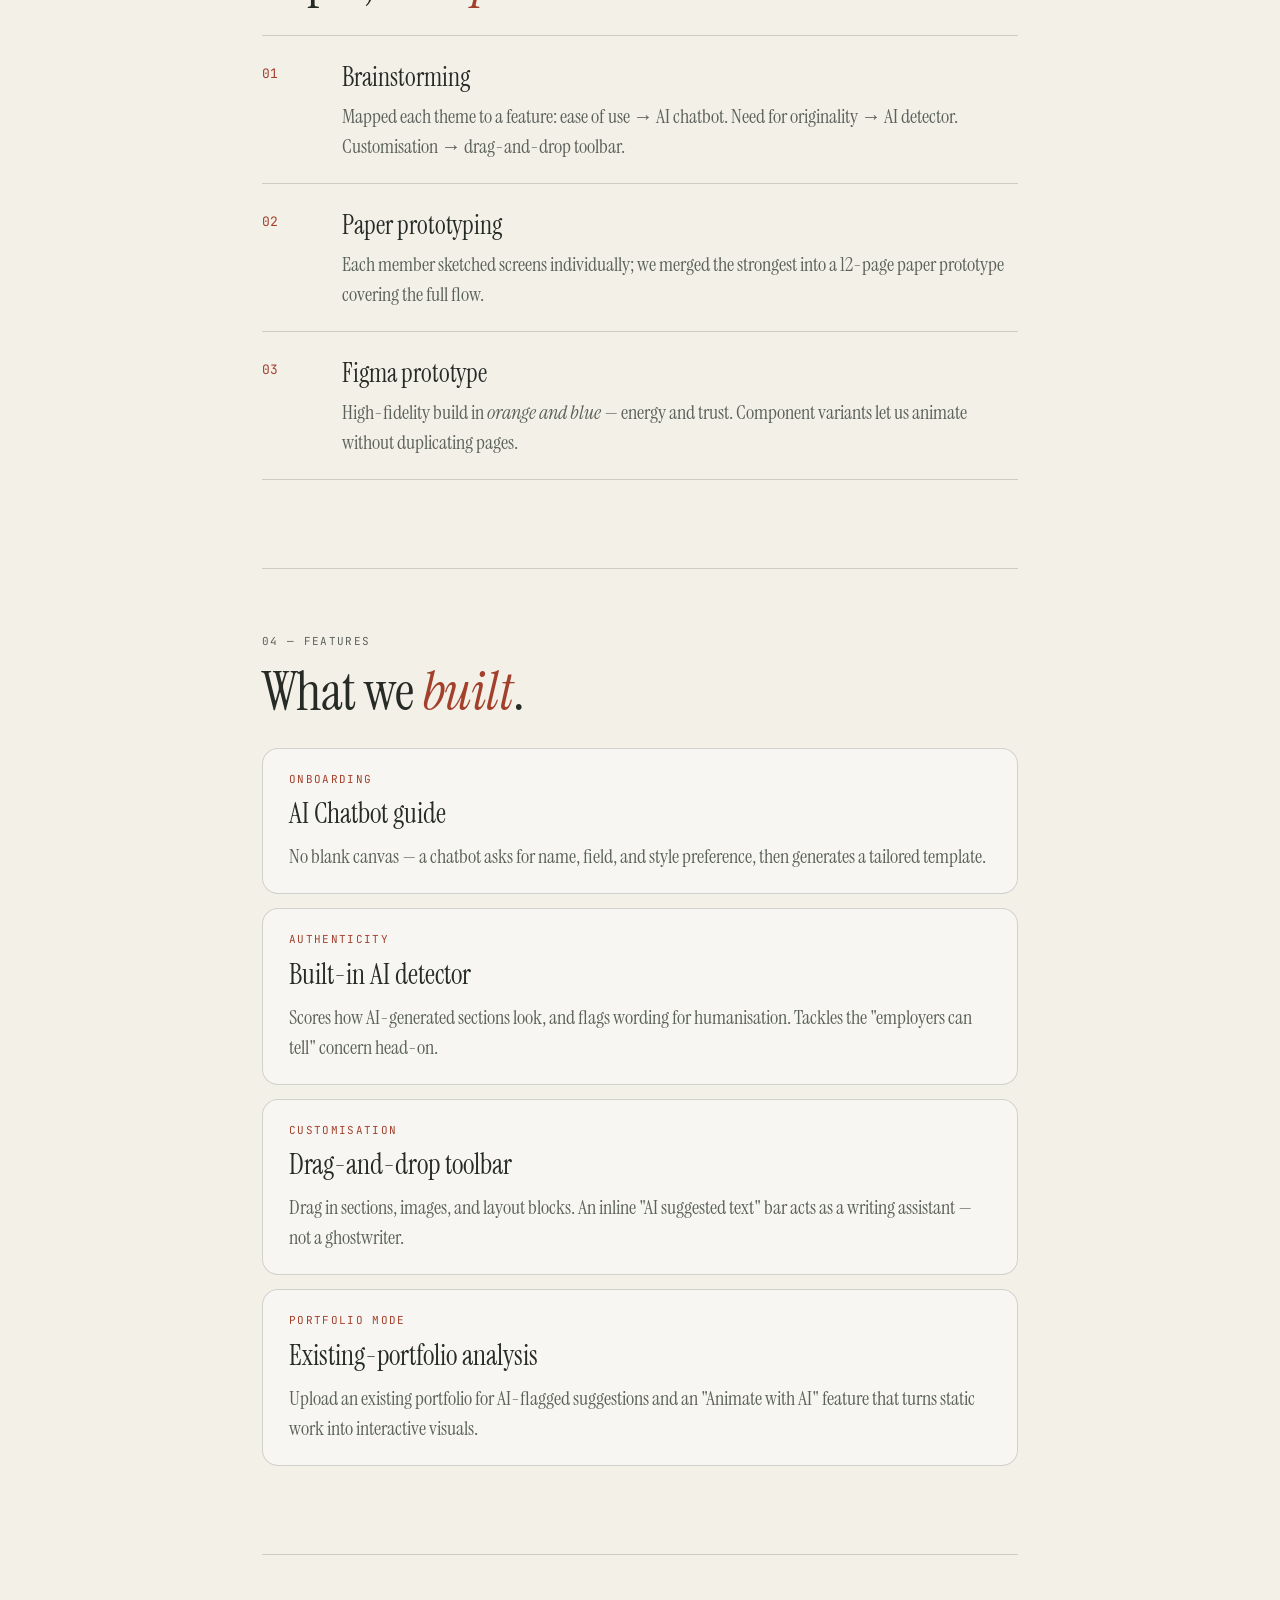
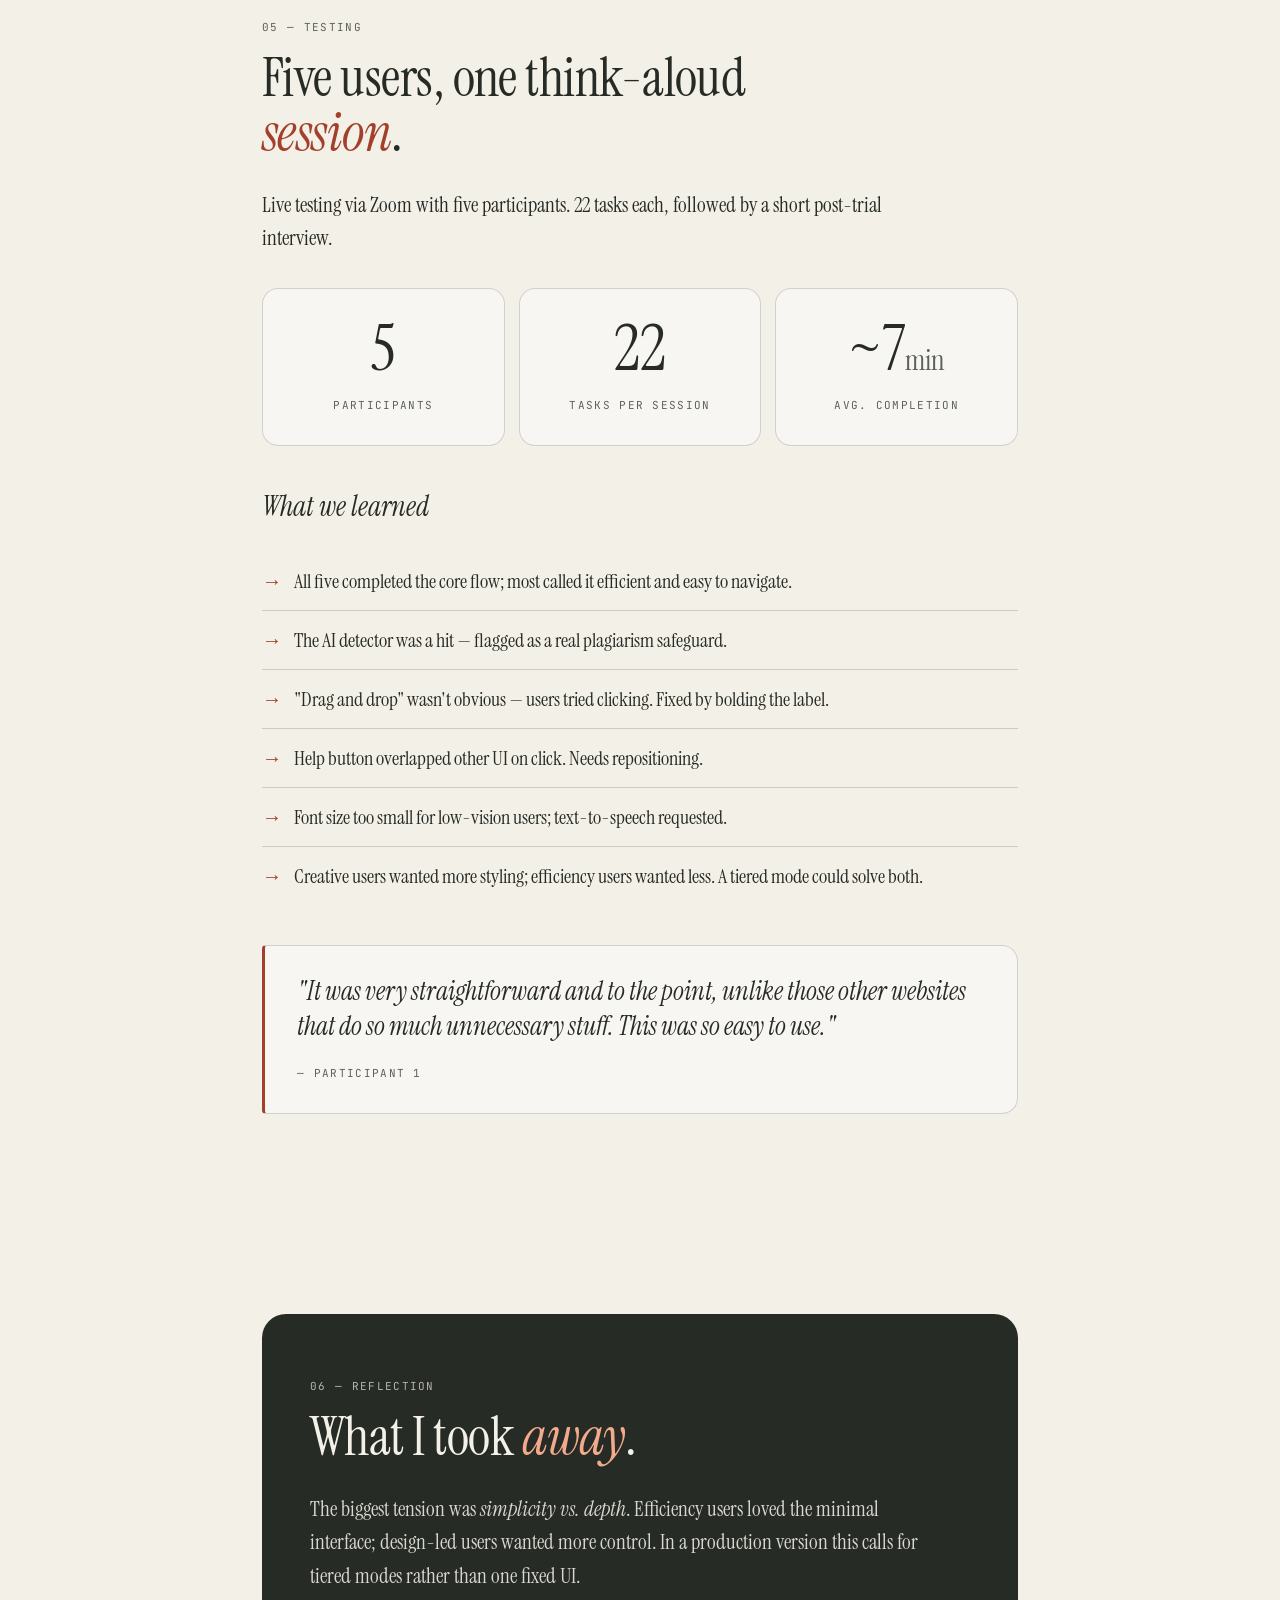
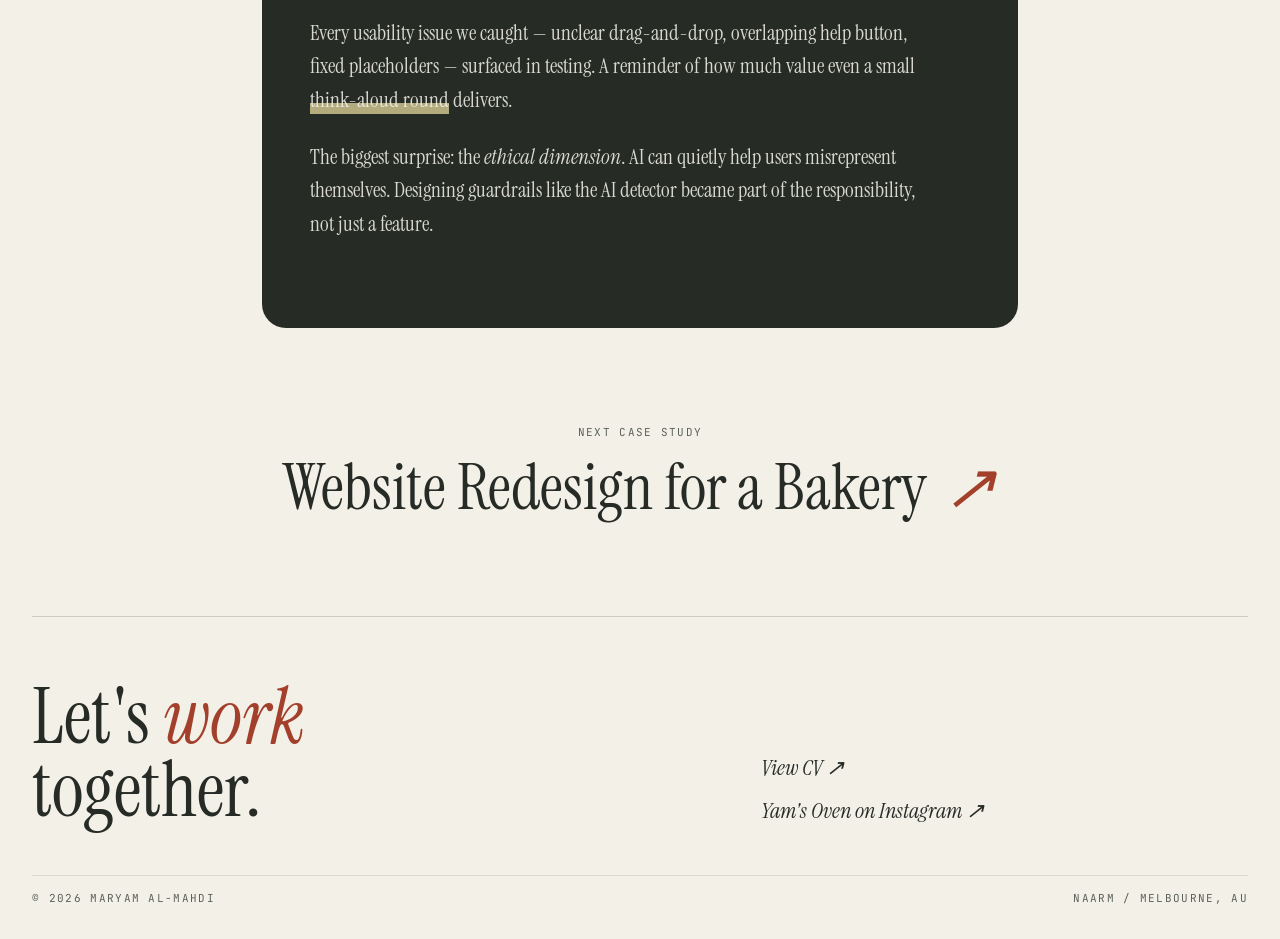
<file: case-walkoflife.html>
<!DOCTYPE html>
<html lang="en">
<head>
<meta charset="UTF-8">
<meta name="viewport" content="width=device-width, initial-scale=1.0">
<title>Walk of Life AI — Case Study · Maryam Al-Mahdi</title>
<link rel="icon" href="favicon.ico" sizes="any">
<link rel="icon" type="image/png" href="favicon.png">
<link rel="apple-touch-icon" href="apple-touch-icon.png">
<script>
  (function () {
    try {
      var t = localStorage.getItem("theme");
      if (t === "light" || t === "dark") document.documentElement.setAttribute("data-theme", t);
    } catch (e) {}
  })();
</script>
<link rel="preconnect" href="https://fonts.googleapis.com">
<link rel="preconnect" href="https://fonts.gstatic.com" crossorigin>
<link href="https://fonts.googleapis.com/css2?family=Instrument+Serif:ital@0;1&family=JetBrains+Mono:wght@400;500&display=swap" rel="stylesheet">
<link rel="stylesheet" href="styles.css">
</head>
<body class="page" data-page="work">

<div data-include="nav"></div>

<!-- BACK -->
<div class="back-bar">
  <a href="index.html#work" class="back-link meta">← Back to work</a>
</div>

<!-- HERO -->
<section class="cs-hero">
  <p class="cs-eyebrow meta">Case study, 2024</p>

  <h1 class="cs-title">
    Walk of Life AI <span class="script">—</span> an AI tool for career documents.
  </h1>

  <p class="cs-sub">
    A team project designing an AI-powered tool to help students create CVs and portfolios that actually stand out.
  </p>

  <div class="cs-meta">
    <div class="cs-meta-cell">
      <p class="label">Role</p>
      <p class="value">UX Research, UI Design <em>Group of 4</em></p>
    </div>
    <div class="cs-meta-cell">
      <p class="label">Timeline</p>
      <p class="value">Semester 1, 2024</p>
    </div>
    <div class="cs-meta-cell">
      <p class="label">Tools</p>
      <p class="value">Figma, Zoom <em>Thematic Analysis</em></p>
    </div>
    <div class="cs-meta-cell">
      <p class="label">Context</p>
      <p class="value">University of Melbourne <em>INFO10003</em></p>
    </div>
  </div>
</section>

<!-- COVER — FIGMA EMBED -->
<div class="cs-cover">
  <div class="cs-cover-inner">
    <!-- Replace the src URL below with your Figma embed link.
         Get it from: Figma → Share → Get embed code -->
    <iframe
      class="figma-embed"
      src="https://embed.figma.com/proto/f2kEXcvfhruFwDtF04sU5c/INFO-10003-Assignment-3?node-id=218-183&p=f&viewport=472%2C164%2C0.03&scaling=scale-down&content-scaling=fixed&starting-point-node-id=218%3A183&show-proto-sidebar=1&page-id=23%3A2&embed-host=share"
      allowfullscreen
      loading="lazy"
      title="Walk of Life AI — Figma prototype">
    </iframe>
  </div>
  <p class="cs-cover-caption meta">
    <span>↑</span> Live prototype — click through it. <a href="https://embed.figma.com/proto/f2kEXcvfhruFwDtF04sU5c/INFO-10003-Assignment-3?node-id=218-183&p=f&viewport=472%2C164%2C0.03&scaling=scale-down&content-scaling=fixed&starting-point-node-id=218%3A183&show-proto-sidebar=1&page-id=23%3A2&embed-host=share" target="_blank" rel="noopener">Open in Figma ↗</a>
  </p>
</div>

<!-- CONTENT -->
<div class="cs-content">

  <!-- OVERVIEW -->
  <section class="cs-section reveal">
    <p class="cs-section-mark meta">01 — The problem</p>
    <h2 class="cs-h2">Existing tools make every CV look the <span class="script">same</span>.</h2>
    <div class="cs-prose">
      <p>Students rely on Canva and Word for CVs and portfolios, but templates are recycled across thousands of applicants. The goal: build an AI tool that helps students move faster <em>without</em> producing generic, AI-flavoured output.</p>
    </div>
  </section>

  <!-- RESEARCH -->
  <section class="cs-section reveal">
    <p class="cs-section-mark meta">02 — Research</p>
    <h2 class="cs-h2">Five students, one big <span class="script">tension</span>.</h2>
    <div class="cs-prose">
      <p>We ran semi-structured interviews with five undergraduates across design, architecture, data science, sociology, and commerce, then ran a thematic analysis on the transcripts.</p>
    </div>

    <div class="pull-quote">
      <p>"Their templates are quite similar. If everyone applying for the same job is using Canva, then our style is quite similar."</p>
      <cite>— Participant 1</cite>
    </div>

    <h3 class="cs-h3">Six themes</h3>

    <div class="theme-grid">
      <div class="theme-card">
        <span class="theme-card-num">01</span>
        <h4 class="theme-card-title">Perception of AI</h4>
        <p class="theme-card-desc">Worry that AI wording reads as generic to employers.</p>
      </div>
      <div class="theme-card">
        <span class="theme-card-num">02</span>
        <h4 class="theme-card-title">Personalisation</h4>
        <p class="theme-card-desc">Documents need to reflect individual style.</p>
      </div>
      <div class="theme-card">
        <span class="theme-card-num">03</span>
        <h4 class="theme-card-title">Existing tools</h4>
        <p class="theme-card-desc">Canva and Word — useful but template-heavy.</p>
      </div>
      <div class="theme-card">
        <span class="theme-card-num">04</span>
        <h4 class="theme-card-title">Challenges</h4>
        <p class="theme-card-desc">Formatting, professional phrasing, time pressure.</p>
      </div>
      <div class="theme-card">
        <span class="theme-card-num">05</span>
        <h4 class="theme-card-title">Uni support</h4>
        <p class="theme-card-desc">Workshops cover basics but not layout craft.</p>
      </div>
      <div class="theme-card">
        <span class="theme-card-num">06</span>
        <h4 class="theme-card-title">Wanted features</h4>
        <p class="theme-card-desc">Auto colour coordination and AI detection.</p>
      </div>
    </div>
  </section>

  <!-- DESIGN PROCESS -->
  <section class="cs-section reveal">
    <p class="cs-section-mark meta">03 — Process</p>
    <h2 class="cs-h2">Paper, then <span class="script">pixels</span>.</h2>

    <div class="process">
      <div class="process-step">
        <span class="process-num">01</span>
        <div>
          <h4>Brainstorming</h4>
          <p>Mapped each theme to a feature: ease of use → AI chatbot. Need for originality → AI detector. Customisation → drag-and-drop toolbar.</p>
        </div>
      </div>
      <div class="process-step">
        <span class="process-num">02</span>
        <div>
          <h4>Paper prototyping</h4>
          <p>Each member sketched screens individually; we merged the strongest into a 12-page paper prototype covering the full flow.</p>
        </div>
      </div>
      <div class="process-step">
        <span class="process-num">03</span>
        <div>
          <h4>Figma prototype</h4>
          <p>High-fidelity build in <em>orange and blue</em> — energy and trust. Component variants let us animate without duplicating pages.</p>
        </div>
      </div>
    </div>
  </section>

  <!-- KEY FEATURES -->
  <section class="cs-section reveal">
    <p class="cs-section-mark meta">04 — Features</p>
    <h2 class="cs-h2">What we <span class="script">built</span>.</h2>

    <div class="feature-list">
      <div class="feature">
        <p class="feature-label">Onboarding</p>
        <h4>AI Chatbot guide</h4>
        <p>No blank canvas — a chatbot asks for name, field, and style preference, then generates a tailored template.</p>
      </div>

      <div class="feature">
        <p class="feature-label">Authenticity</p>
        <h4>Built-in AI detector</h4>
        <p>Scores how AI-generated sections look, and flags wording for humanisation. Tackles the "employers can tell" concern head-on.</p>
      </div>

      <div class="feature">
        <p class="feature-label">Customisation</p>
        <h4>Drag-and-drop toolbar</h4>
        <p>Drag in sections, images, and layout blocks. An inline "AI suggested text" bar acts as a writing assistant — not a ghostwriter.</p>
      </div>

      <div class="feature">
        <p class="feature-label">Portfolio mode</p>
        <h4>Existing-portfolio analysis</h4>
        <p>Upload an existing portfolio for AI-flagged suggestions and an "Animate with AI" feature that turns static work into interactive visuals.</p>
      </div>
    </div>
  </section>

  <!-- TESTING -->
  <section class="cs-section reveal">
    <p class="cs-section-mark meta">05 — Testing</p>
    <h2 class="cs-h2">Five users, one think-aloud <span class="script">session</span>.</h2>
    <div class="cs-prose">
      <p>Live testing via Zoom with five participants. 22 tasks each, followed by a short post-trial interview.</p>
    </div>

    <div class="metrics-row">
      <div class="metric">
        <span class="metric-num">5</span>
        <span class="metric-label">Participants</span>
      </div>
      <div class="metric">
        <span class="metric-num">22</span>
        <span class="metric-label">Tasks per session</span>
      </div>
      <div class="metric">
        <span class="metric-num">~7<span class="small">min</span></span>
        <span class="metric-label">Avg. completion</span>
      </div>
    </div>

    <h3 class="cs-h3">What we learned</h3>

    <ul class="findings">
      <li>All five completed the core flow; most called it efficient and easy to navigate.</li>
      <li>The AI detector was a hit — flagged as a real plagiarism safeguard.</li>
      <li>"Drag and drop" wasn't obvious — users tried clicking. Fixed by bolding the label.</li>
      <li>Help button overlapped other UI on click. Needs repositioning.</li>
      <li>Font size too small for low-vision users; text-to-speech requested.</li>
      <li>Creative users wanted more styling; efficiency users wanted less. A tiered mode could solve both.</li>
    </ul>

    <div class="pull-quote">
      <p>"It was very straightforward and to the point, unlike those other websites that do so much unnecessary stuff. This was so easy to use."</p>
      <cite>— Participant 1</cite>
    </div>
  </section>

</div>

<!-- REFLECTION (dark) -->
<div class="cs-content">
  <section class="cs-section reveal" style="border-bottom: none; padding-bottom: 0;">
    <div class="reflection">
      <div class="reflection-inner">
        <p class="cs-section-mark meta">06 — Reflection</p>
        <h2 class="cs-h2">What I took <span class="script">away</span>.</h2>
        <div class="cs-prose">
          <p>The biggest tension was <em>simplicity vs. depth</em>. Efficiency users loved the minimal interface; design-led users wanted more control. In a production version this calls for tiered modes rather than one fixed UI.</p>

          <p>Every usability issue we caught — unclear drag-and-drop, overlapping help button, fixed placeholders — surfaced in testing. A reminder of how much value even a small <strong>think-aloud round</strong> delivers.</p>

          <p>The biggest surprise: the <em>ethical dimension</em>. AI can quietly help users misrepresent themselves. Designing guardrails like the AI detector became part of the responsibility, not just a feature.</p>
        </div>
      </div>
    </div>
  </section>
</div>

<!-- NEXT PROJECT -->
<section class="next-project reveal">
  <p class="next-label meta">Next case study</p>
  <a href="case-study-bakery.html" class="next-link">
    Website Redesign for a Bakery <span class="arrow">↗</span>
  </a>
</section>

<div data-include="footer"></div>

<script src="main.js"></script>
<script src="partials/include.js"></script>
</body>
</html>
</file>
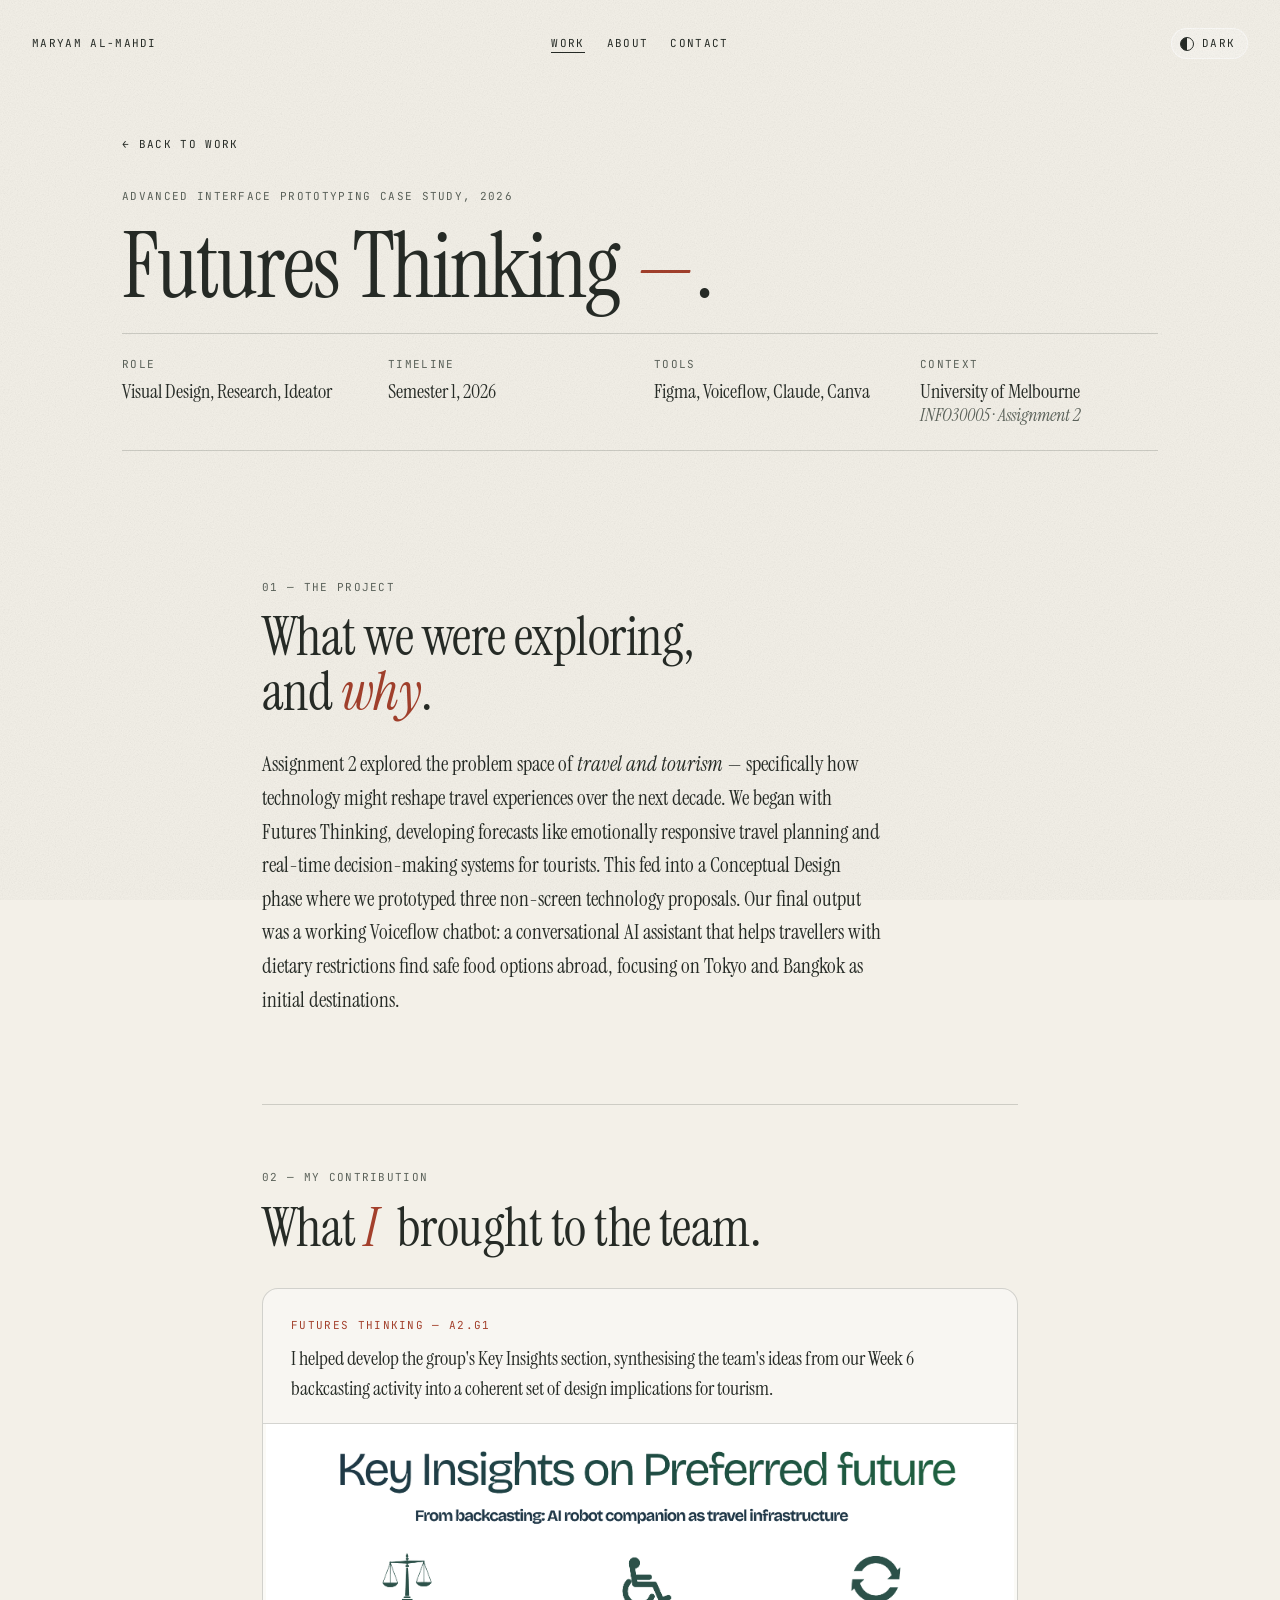
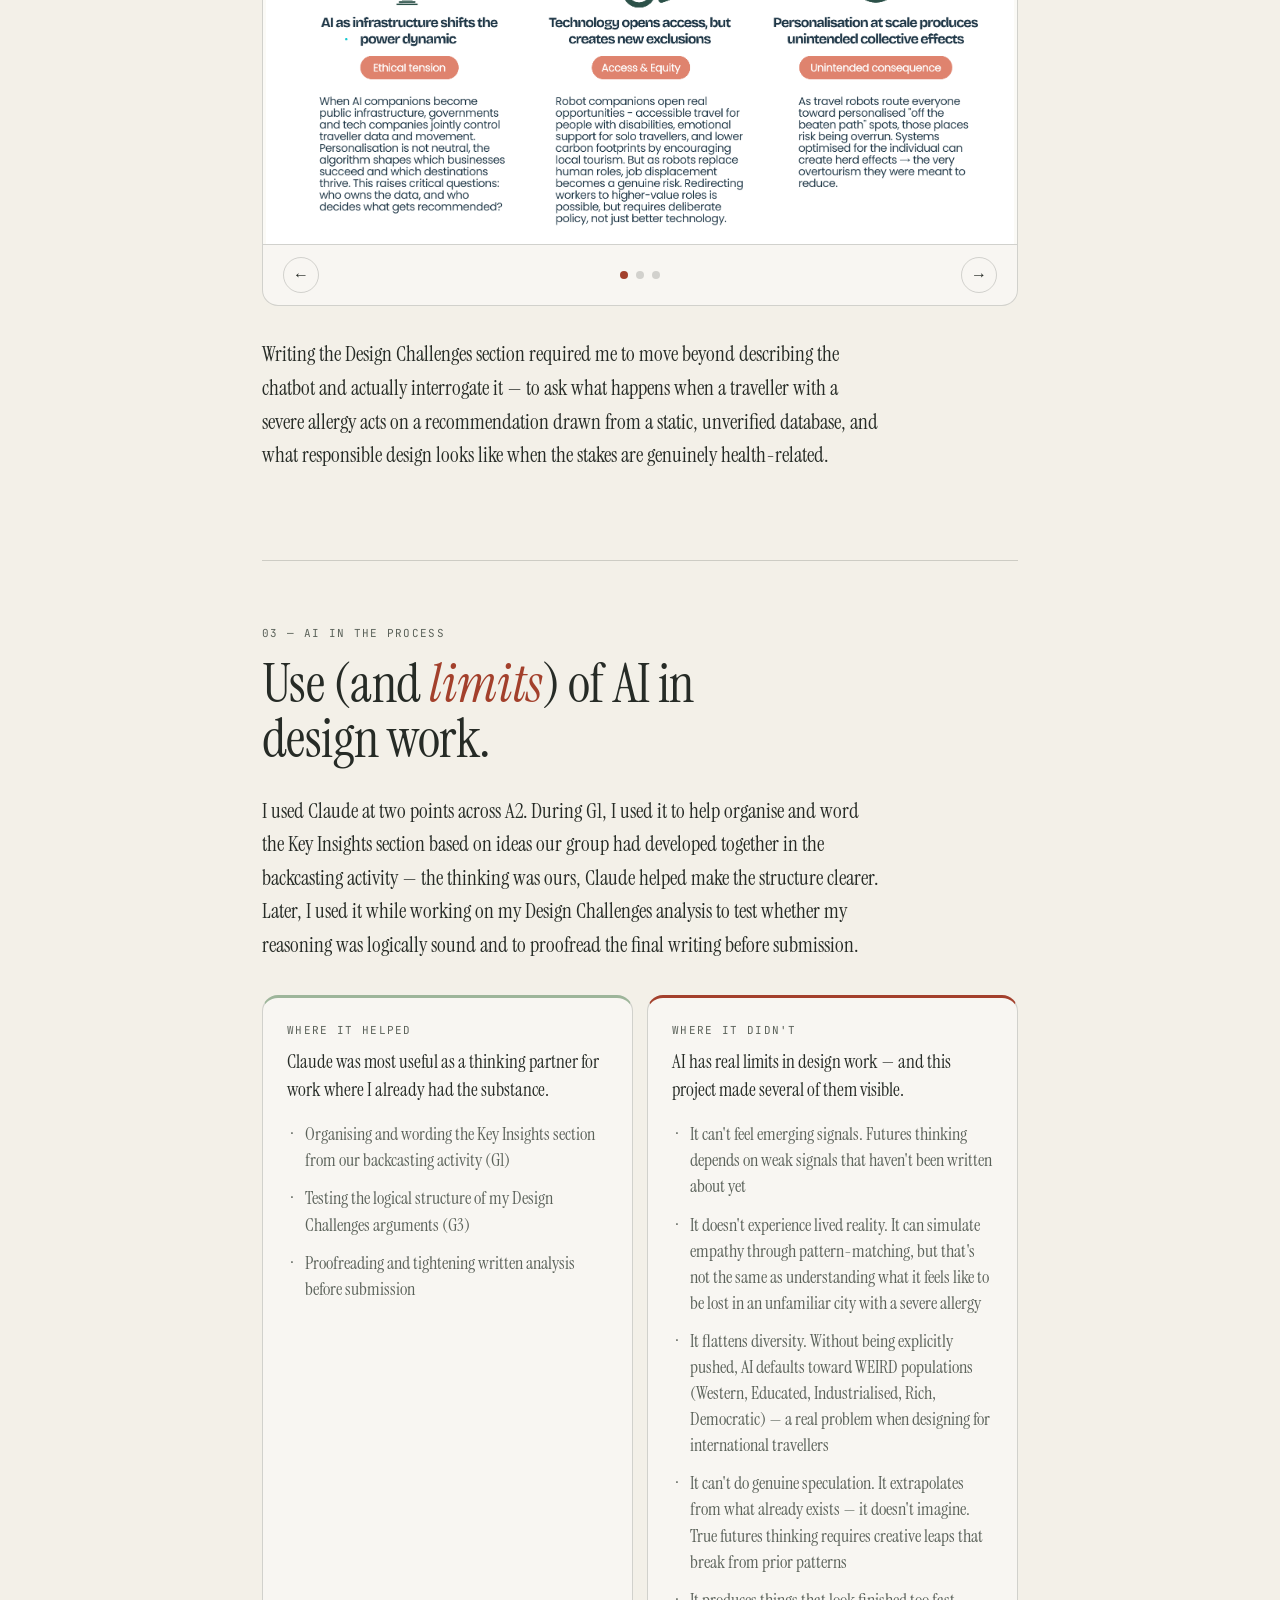
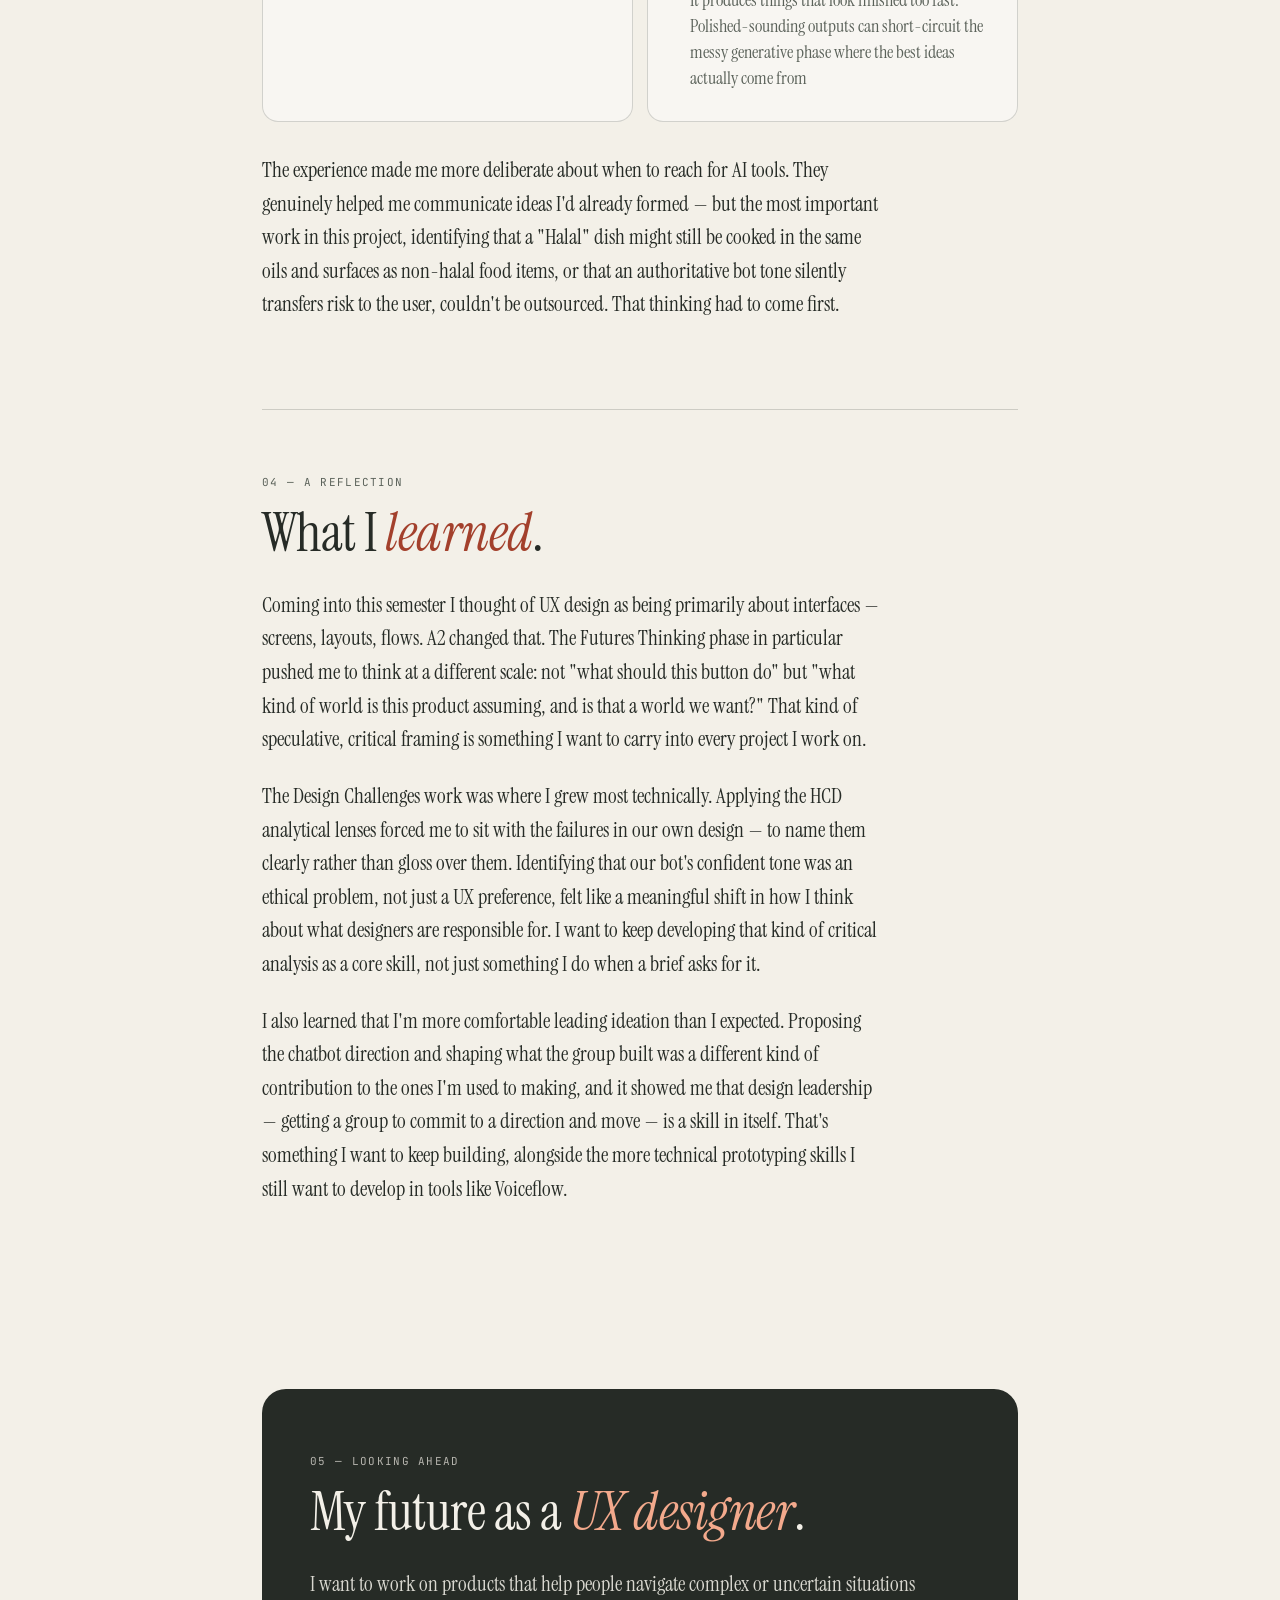
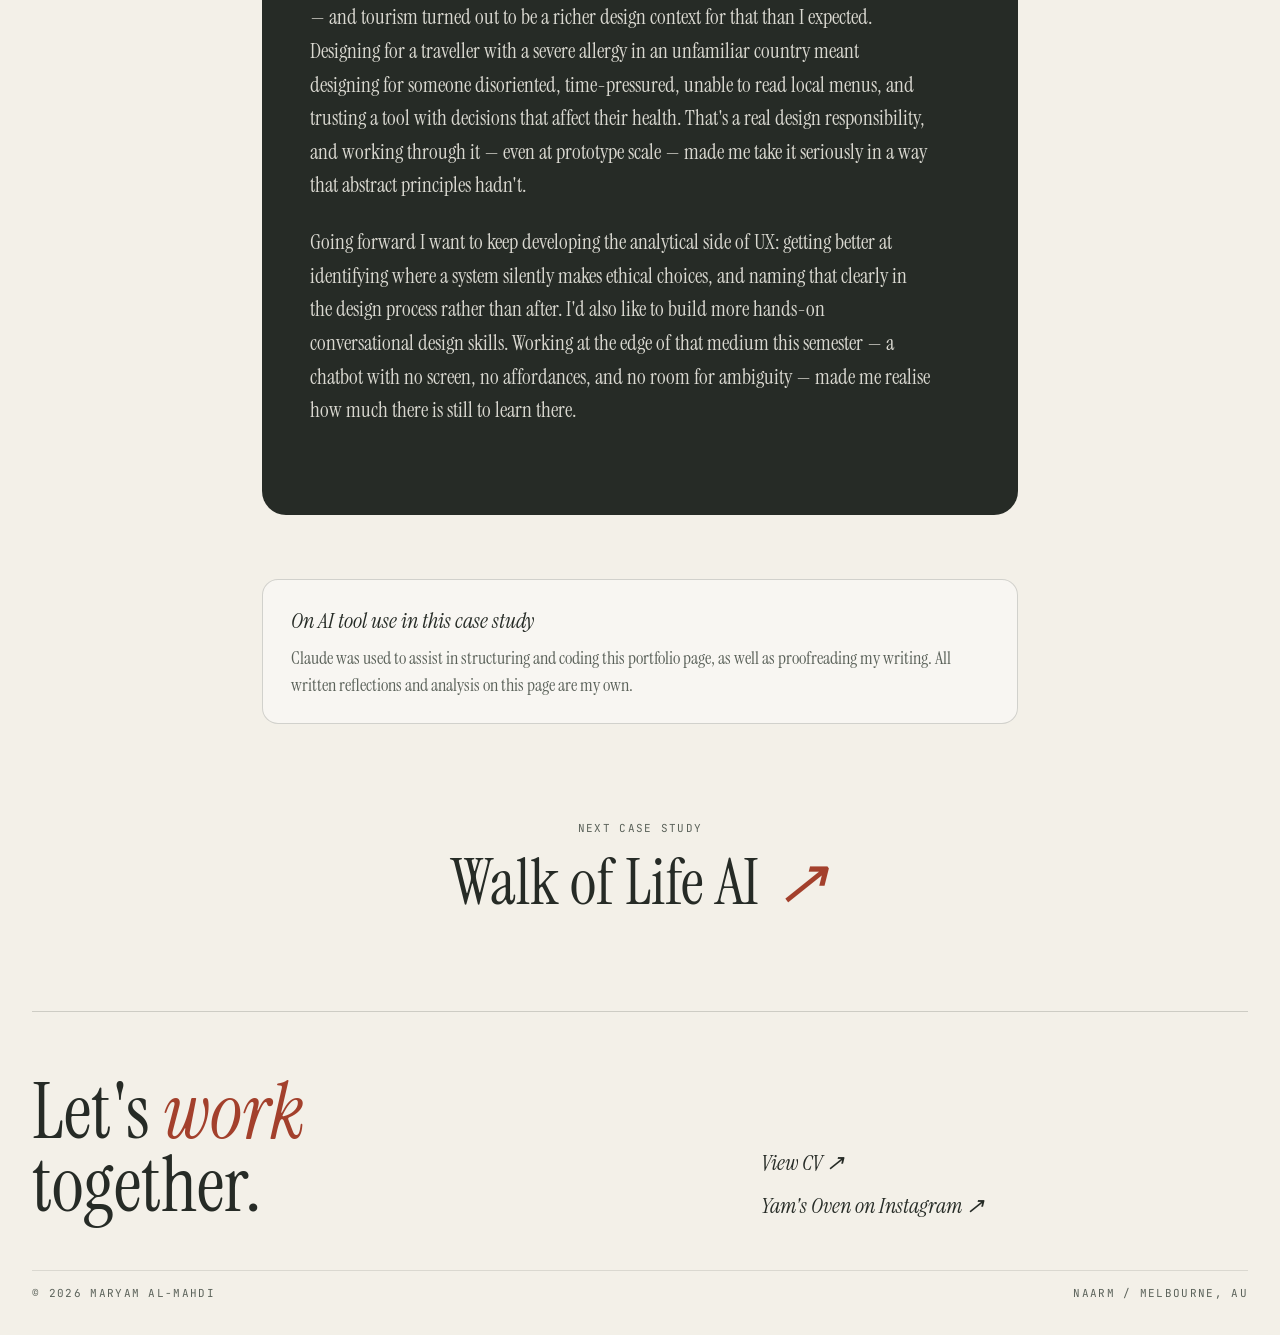
<file: Futuresthinking.html>
<!DOCTYPE html>
<html lang="en">
<head>
<meta charset="UTF-8">
<meta name="viewport" content="width=device-width, initial-scale=1.0">
<title>Futures Thinking (AIP) — Case Study · Maryam Al-Mahdi</title>
<link rel="icon" href="favicon.ico" sizes="any">
<link rel="icon" type="image/png" href="favicon.png">
<link rel="apple-touch-icon" href="apple-touch-icon.png">
<script>
  (function () {
    try {
      var t = localStorage.getItem("theme");
      if (t === "light" || t === "dark") document.documentElement.setAttribute("data-theme", t);
    } catch (e) {}
  })();
</script>
<link rel="preconnect" href="https://fonts.googleapis.com">
<link rel="preconnect" href="https://fonts.gstatic.com" crossorigin>
<link href="https://fonts.googleapis.com/css2?family=Instrument+Serif:ital@0;1&family=JetBrains+Mono:wght@400;500&display=swap" rel="stylesheet">
<link rel="stylesheet" href="styles.css">
</head>
<body class="page" data-page="work">

<div data-include="nav"></div>

<!-- BACK -->
<div class="back-bar">
  <a href="index.html#work" class="back-link meta">← Back to work</a>
</div>

<!-- HERO -->
<section class="cs-hero">
  <p class="cs-eyebrow meta">Advanced Interface Prototyping case study, 2026</p>

  <h1 class="cs-title">
    Futures Thinking <span class="script">—</span>.
  </h1>


  <div class="cs-meta">
    <div class="cs-meta-cell">
      <p class="label">Role</p>
      <p class="value">Visual Design, Research, Ideator</p>
    </div>
    <div class="cs-meta-cell">
      <p class="label">Timeline</p>
      <p class="value">Semester 1, 2026</p>
    </div>
    <div class="cs-meta-cell">
      <p class="label">Tools</p>
      <p class="value">Figma, Voiceflow, Claude, Canva</p>
    </div>
    <div class="cs-meta-cell">
      <p class="label">Context</p>
      <p class="value">University of Melbourne <em>INFO30005 · Assignment 2</em></p>
    </div>
  </div>
</section>

<!-- COVER (add one later):
<div class="cs-cover">
  <div class="cs-cover-inner">
    <img src="cover.jpg" alt="..." style="width:100%;height:100%;object-fit:cover;">
  </div>
</div>
-->

<!-- CONTENT -->
<div class="cs-content">

  <!-- 01: PROJECT CONTEXT -->
  <section class="cs-section reveal">
    <p class="cs-section-mark meta">01 — The project</p>
    <h2 class="cs-h2">What we were exploring, and <span class="script">why</span>.</h2>
    <div class="cs-prose">
      <p>Assignment 2 explored the problem space of <em>travel and tourism</em> — specifically how technology might reshape travel experiences over the next decade. We began with Futures Thinking, developing forecasts like emotionally responsive travel planning and real-time decision-making systems for tourists. This fed into a Conceptual Design phase where we prototyped three non-screen technology proposals. Our final output was a working Voiceflow chatbot: a conversational AI assistant that helps travellers with dietary restrictions find safe food options abroad, focusing on Tokyo and Bangkok as initial destinations.</p>
    </div>
  </section>

  <!-- 02: MY CONTRIBUTION -->
  <section class="cs-section reveal">
    <p class="cs-section-mark meta">02 — My contribution</p>
    <h2 class="cs-h2">What <span class="script" style="margin-right: 0.2em;">I</span>&nbsp;brought to the team.</h2>

  
    <div class="contrib-slideshow">
      <div class="contrib-slides">
  
        <div class="contrib-slide active">
          <div class="contrib-text">
            <p class="contrib-label">Futures Thinking — A2.G1</p>
            <p>I helped develop the group's Key Insights section, synthesising the team's ideas from our Week 6 backcasting activity into a coherent set of design implications for tourism.</p>
          </div>
          <div class="contrib-img">
            <img src="backcastinginsights.png" alt="Key insights slide synthesised from the group's Week 6 backcasting activity">
          </div>
        </div>
  
        <div class="contrib-slide">
          <div class="contrib-text">
            <p class="contrib-label">Conceptual Design — A2.G2</p>
            <p>I proposed the <em>FamilyRide Shuttle</em> — an autonomous tourist transport concept designed to help families navigate unfamiliar cities without the stress of public transit or ride-hailing.</p>
          </div>
          <div class="contrib-img">
            <img src="familyshuttle.png" alt="FamilyRide Shuttle concept: an autonomous tourist shuttle for families">
          </div>
        </div>
  
        <div class="contrib-slide">
          <div class="contrib-text">
            <p class="contrib-label">Refined Prototype — A2.G3</p>
            <p>I led ideation for the dietary travel chatbot concept and wrote the <em>Design Challenges</em> section (30% of the group mark), applying HCD analytical lenses to identify three critical challenges: cross-contamination gaps in the knowledge base, passive acceptance of health-critical recommendations, and lack of uncertainty signalling.</p>
          </div>
          <div class="contrib-img">
            <img src="challenges1.png" alt="Design Challenges analysis of the dietary travel chatbot">
          </div>
        </div>
  
      </div>
  
      <div class="contrib-nav">
        <button class="contrib-btn prev" aria-label="Previous">←</button>
        <div class="contrib-dots">
          <span class="contrib-dot active"></span>
          <span class="contrib-dot"></span>
          <span class="contrib-dot"></span>
        </div>
        <button class="contrib-btn next" aria-label="Next">→</button>
      </div>
    </div>
  
    <div class="cs-prose" style="margin-top: 2rem;">
      <p>Writing the Design Challenges section required me to move beyond describing the chatbot and actually interrogate it — to ask what happens when a traveller with a severe allergy acts on a recommendation drawn from a static, unverified database, and what responsible design looks like when the stakes are genuinely health-related.</p>
    </div>
  </section>


  <!-- 03: AI IN DESIGN -->
  <section class="cs-section reveal">
    <p class="cs-section-mark meta">03 — AI in the process</p>
    <h2 class="cs-h2"> Use (and <span class="script">limits</span>) of AI in design work.</h2>
    <div class="cs-prose">
      <p>I used Claude at two points across A2. During G1, I used it to help organise and word the Key Insights section based on ideas our group had developed together in the backcasting activity — the thinking was ours, Claude helped make the structure clearer. Later, I used it while working on my Design Challenges analysis to test whether my reasoning was logically sound and to proofread the final writing before submission.</p>
    </div>

    <div class="ai-balance">
      <div class="ai-col helpful">
        <p class="ai-col-label">Where it helped</p>
        <p>Claude was most useful as a thinking partner for work where I already had the substance.</p>
        <ul>
          <li>Organising and wording the Key Insights section from our backcasting activity (G1)</li>
          <li>Testing the logical structure of my Design Challenges arguments (G3)</li>
          <li>Proofreading and tightening written analysis before submission</li>
        </ul>
      </div>

      <div class="ai-col unhelpful">
        <p class="ai-col-label">Where it didn't</p>
        <p>AI has real limits in design work — and this project made several of them visible.</p>
        <ul>
          <li>It can't feel emerging signals. Futures thinking depends on weak signals that haven't been written about yet</li>
          <li>It doesn't experience lived reality. It can simulate empathy through pattern-matching, but that's not the same as understanding what it feels like to be lost in an unfamiliar city with a severe allergy</li>
          <li>It flattens diversity. Without being explicitly pushed, AI defaults toward WEIRD populations (Western, Educated, Industrialised, Rich, Democratic) — a real problem when designing for international travellers</li>
          <li>It can't do genuine speculation. It extrapolates from what already exists — it doesn't imagine. True futures thinking requires creative leaps that break from prior patterns</li>
          <li>It produces things that look finished too fast. Polished-sounding outputs can short-circuit the messy generative phase where the best ideas actually come from</li>
        </ul>
      </div>
    </div>

    <div class="cs-prose">
      <p>The experience made me more deliberate about when to reach for AI tools. They genuinely helped me communicate ideas I'd already formed — but the most important work in this project, identifying that a "Halal" dish might still be cooked in the same oils and surfaces as non-halal food items, or that an authoritative bot tone silently transfers risk to the user, couldn't be outsourced. That thinking had to come first.</p>
    </div>
  </section>

  <!-- 04: REFLECTION -->
  <section class="cs-section reveal">
    <p class="cs-section-mark meta">04 — A reflection</p>
    <h2 class="cs-h2">What I <span class="script">learned</span>.</h2>
    <div class="cs-prose">
      <p>Coming into this semester I thought of UX design as being primarily about interfaces — screens, layouts, flows. A2 changed that. The Futures Thinking phase in particular pushed me to think at a different scale: not "what should this button do" but "what kind of world is this product assuming, and is that a world we want?" That kind of speculative, critical framing is something I want to carry into every project I work on.</p>
      
      <p>The Design Challenges work was where I grew most technically. Applying the HCD analytical lenses forced me to sit with the failures in our own design — to name them clearly rather than gloss over them. Identifying that our bot's confident tone was an ethical problem, not just a UX preference, felt like a meaningful shift in how I think about what designers are responsible for. I want to keep developing that kind of critical analysis as a core skill, not just something I do when a brief asks for it.</p>
      
      <p>I also learned that I'm more comfortable leading ideation than I expected. Proposing the chatbot direction and shaping what the group built was a different kind of contribution to the ones I'm used to making, and it showed me that design leadership — getting a group to commit to a direction and move — is a skill in itself. That's something I want to keep building, alongside the more technical prototyping skills I still want to develop in tools like Voiceflow.</p>
    </div>
  </section>

</div>

<!-- META-REFLECTION (dark) -->
<div class="cs-content">
  <section class="cs-section reveal" style="border-bottom: none; padding-bottom: 0;">
    <div class="reflection">
      <div class="reflection-inner">
        <p class="cs-section-mark meta">05 — Looking ahead</p>
        <h2 class="cs-h2">My future as a <span class="script">UX designer</span>.</h2>
        <div class="cs-prose">
          <p>I want to work on products that help people navigate complex or uncertain situations — and tourism turned out to be a richer design context for that than I expected. Designing for a traveller with a severe allergy in an unfamiliar country meant designing for someone disoriented, time-pressured, unable to read local menus, and trusting a tool with decisions that affect their health. That's a real design responsibility, and working through it — even at prototype scale — made me take it seriously in a way that abstract principles hadn't.</p>

          <p>Going forward I want to keep developing the analytical side of UX: getting better at identifying where a system silently makes ethical choices, and naming that clearly in the design process rather than after. I'd also like to build more hands-on conversational design skills. Working at the edge of that medium this semester — a chatbot with no screen, no affordances, and no room for ambiguity — made me realise how much there is still to learn there.</p>
        </div>
      </div>
    </div>
  </section>
</div>

<!-- AI USE DECLARATION -->
<div class="ai-declaration">
  <div class="ai-declaration-inner">
    <h4>On AI tool use in this case study</h4>
    <p>Claude was used to assist in structuring and coding this portfolio page, as well as proofreading my writing. All written reflections and analysis on this page are my own.</p>
  </div>
</div>

<!-- NEXT PROJECT -->
<section class="next-project reveal">
  <p class="next-label meta">Next case study</p>
  <a href="case-walkoflife.html" class="next-link">
    Walk of Life AI <span class="arrow">↗</span>
  </a>
</section>

<div data-include="footer"></div>

<script src="main.js"></script>
<script src="partials/include.js"></script>
</body>
</html>
</file>
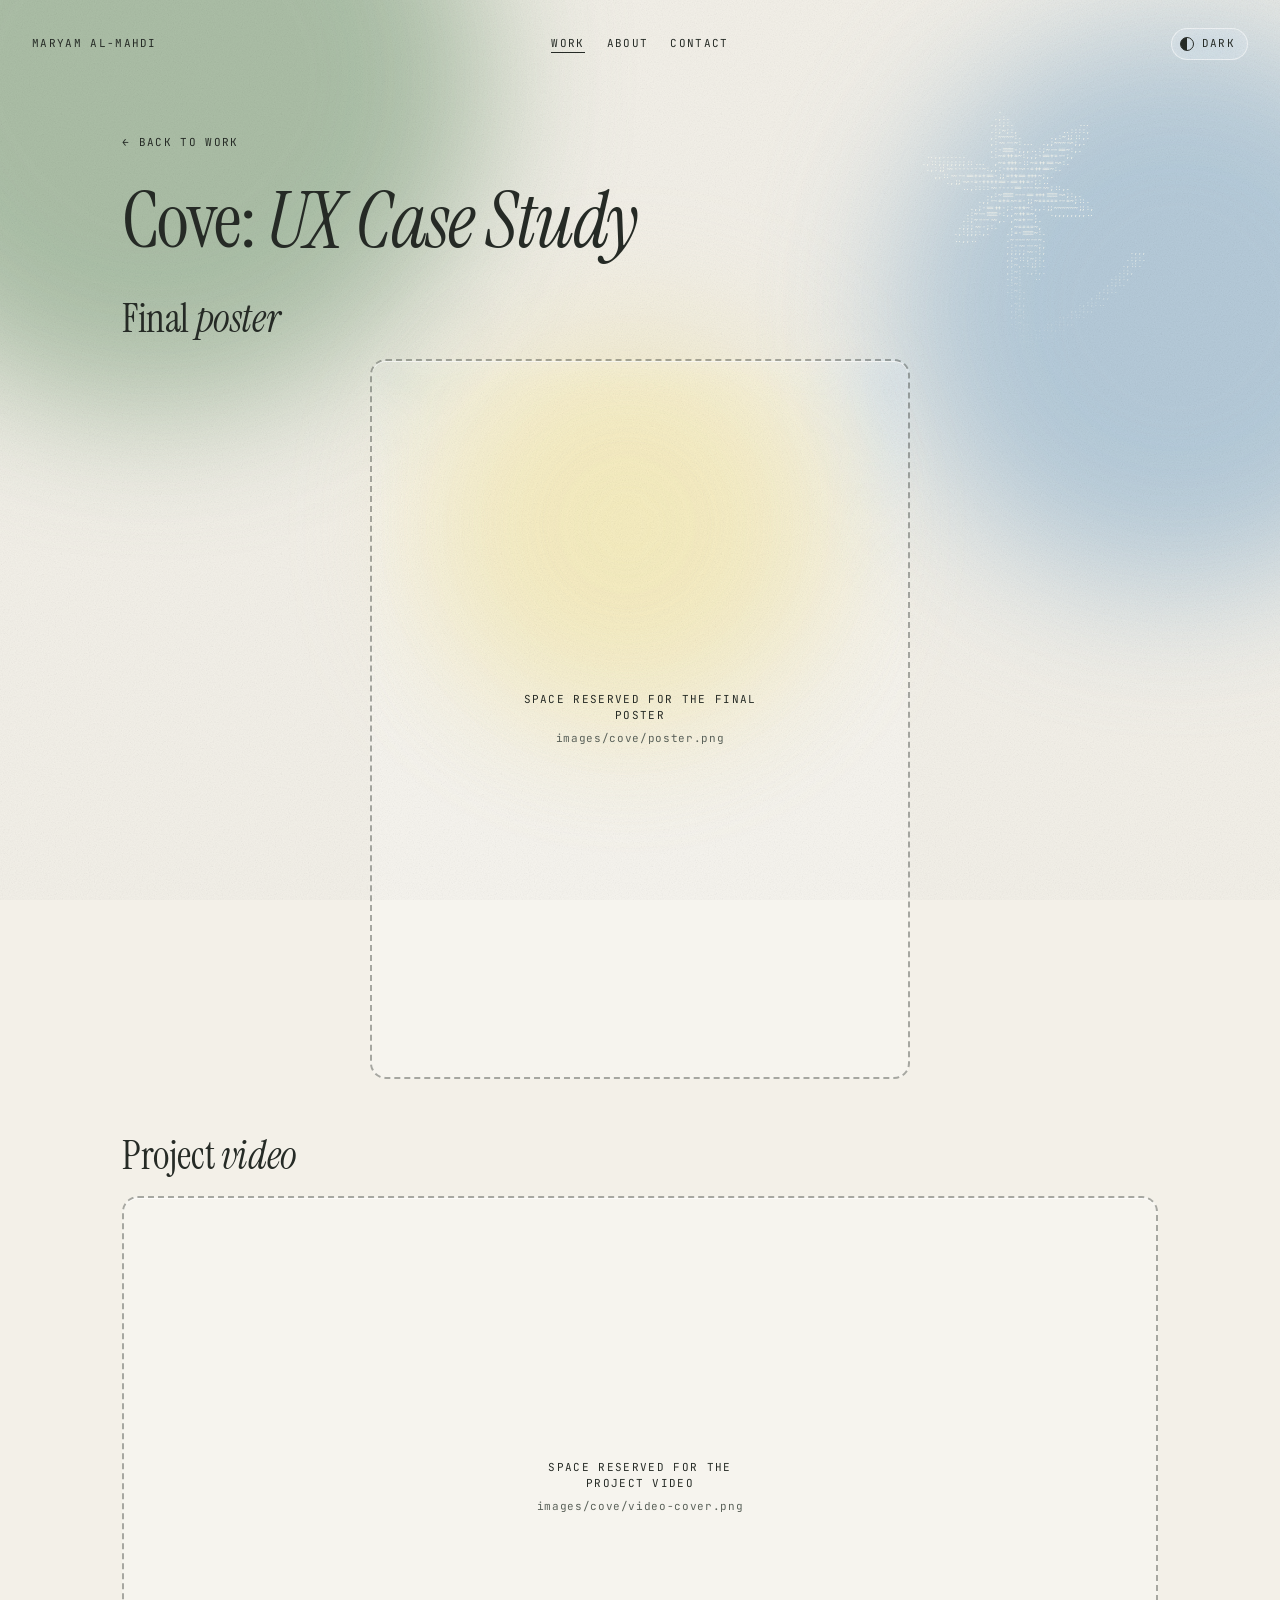
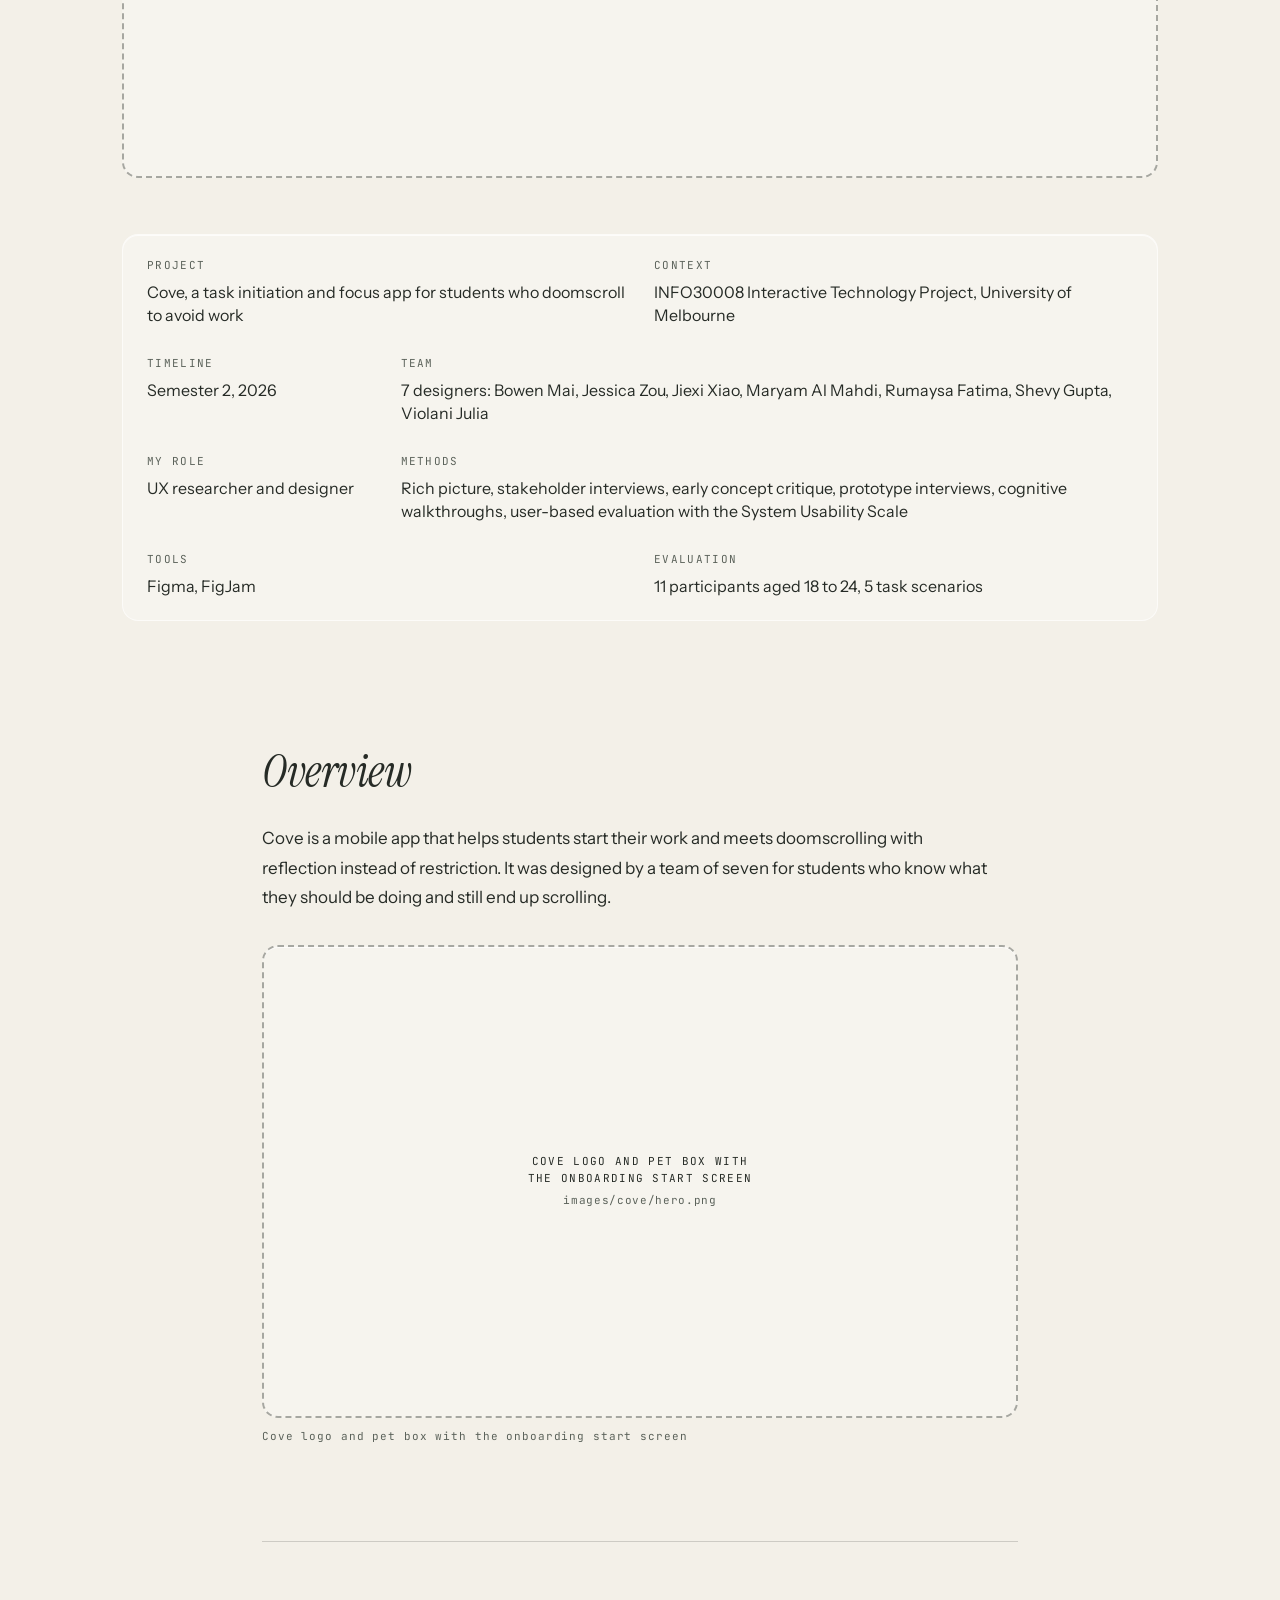
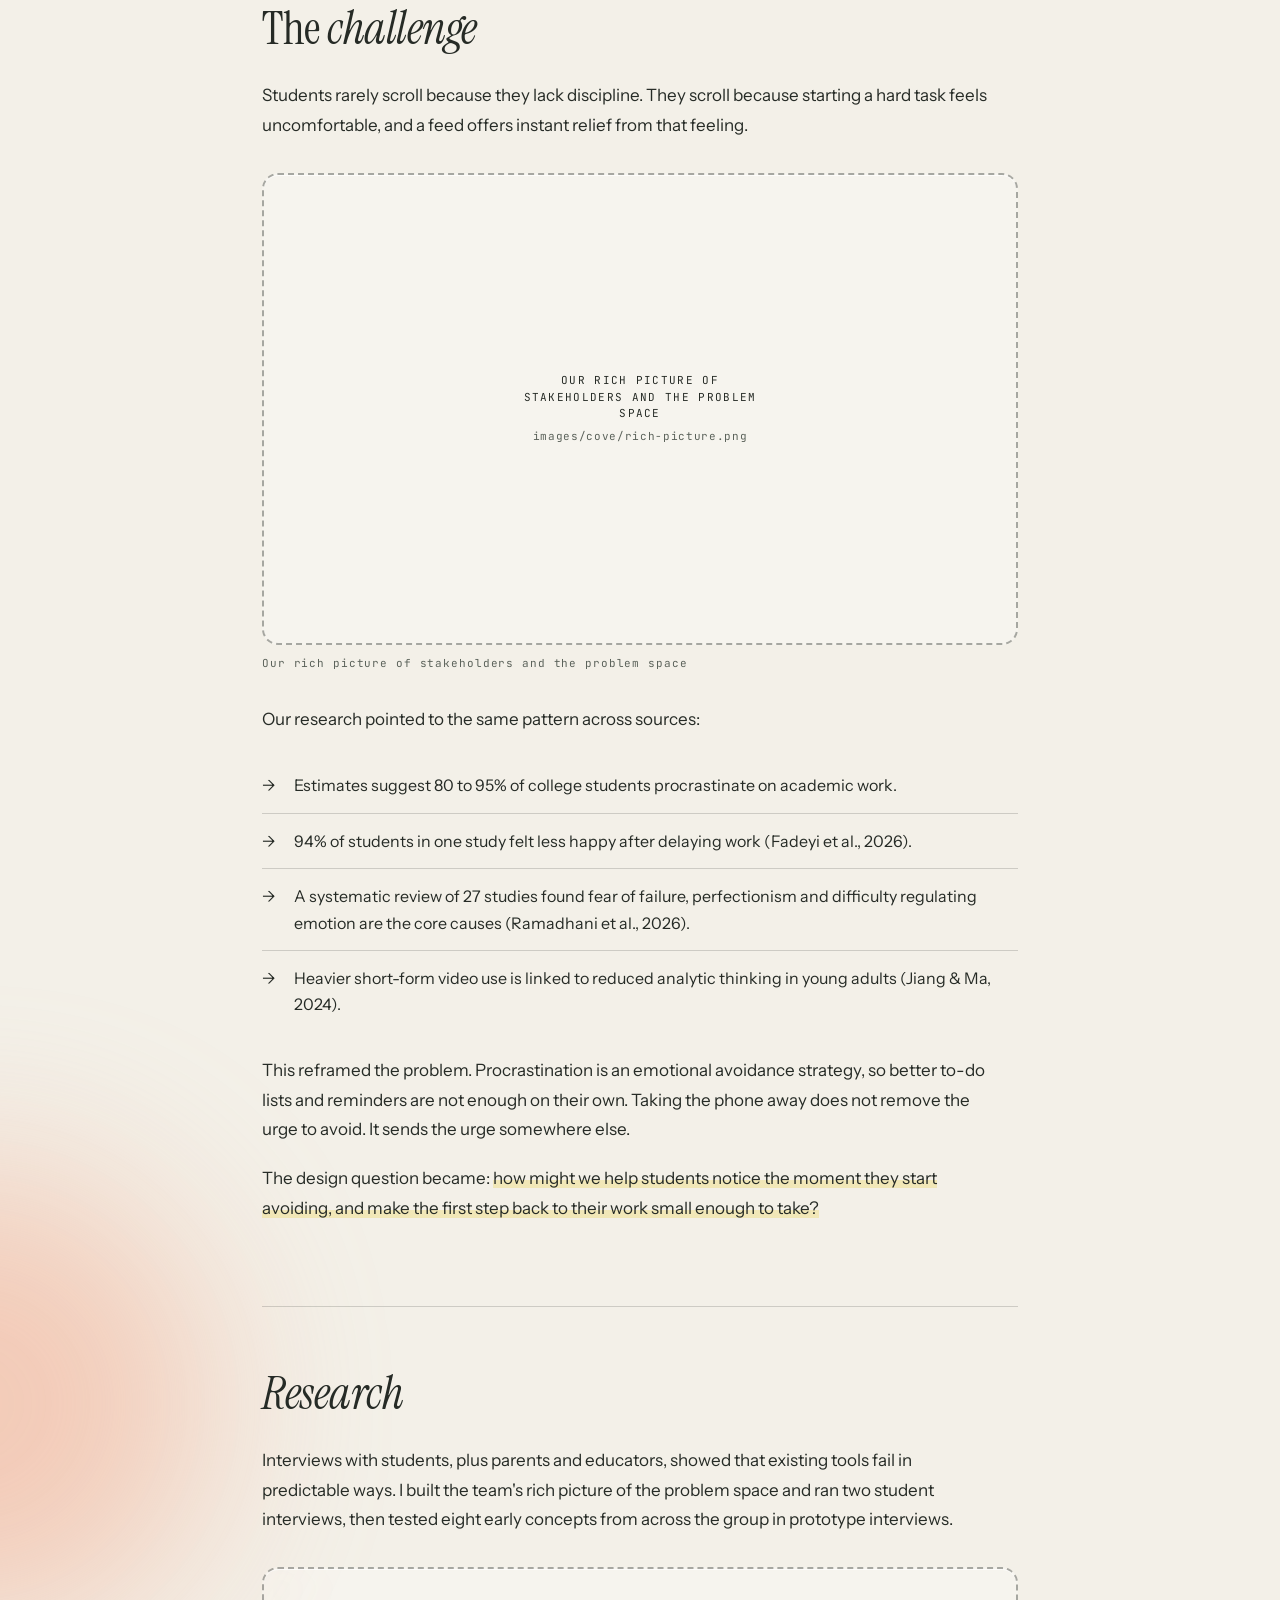
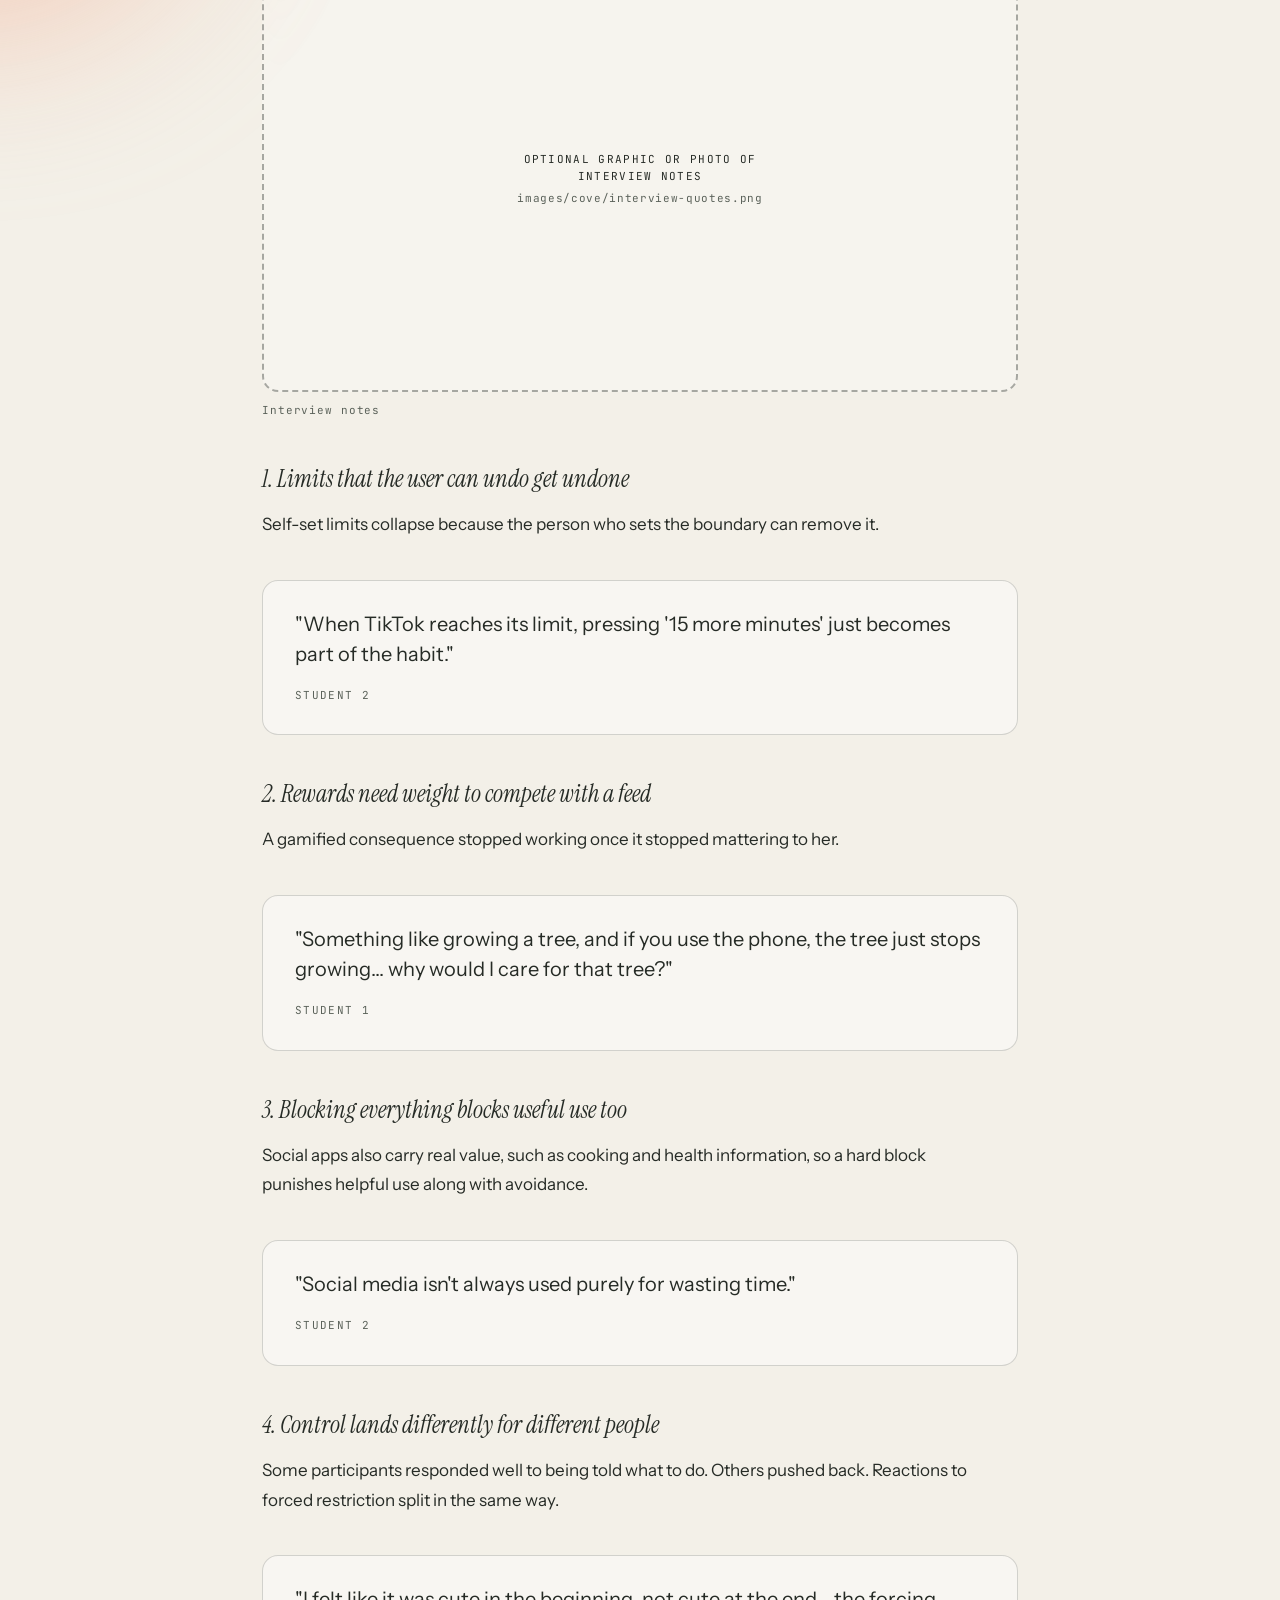
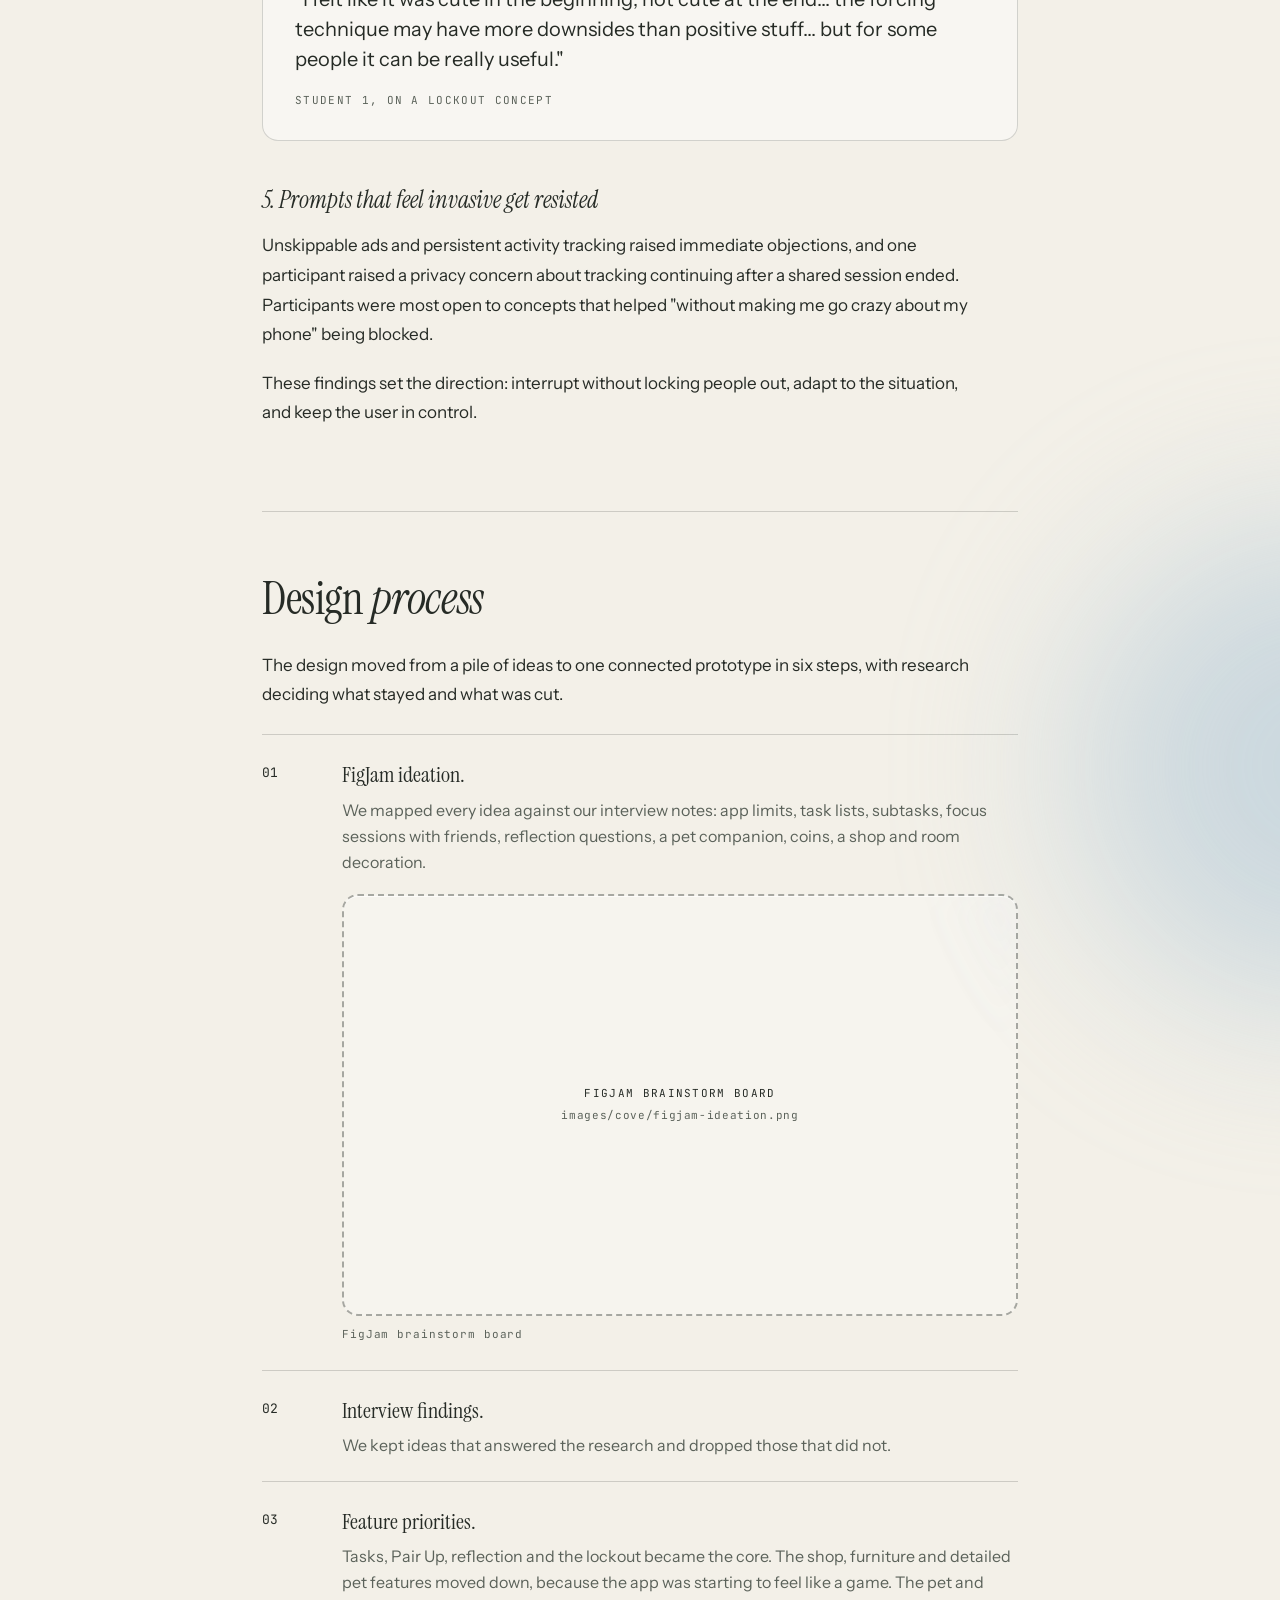
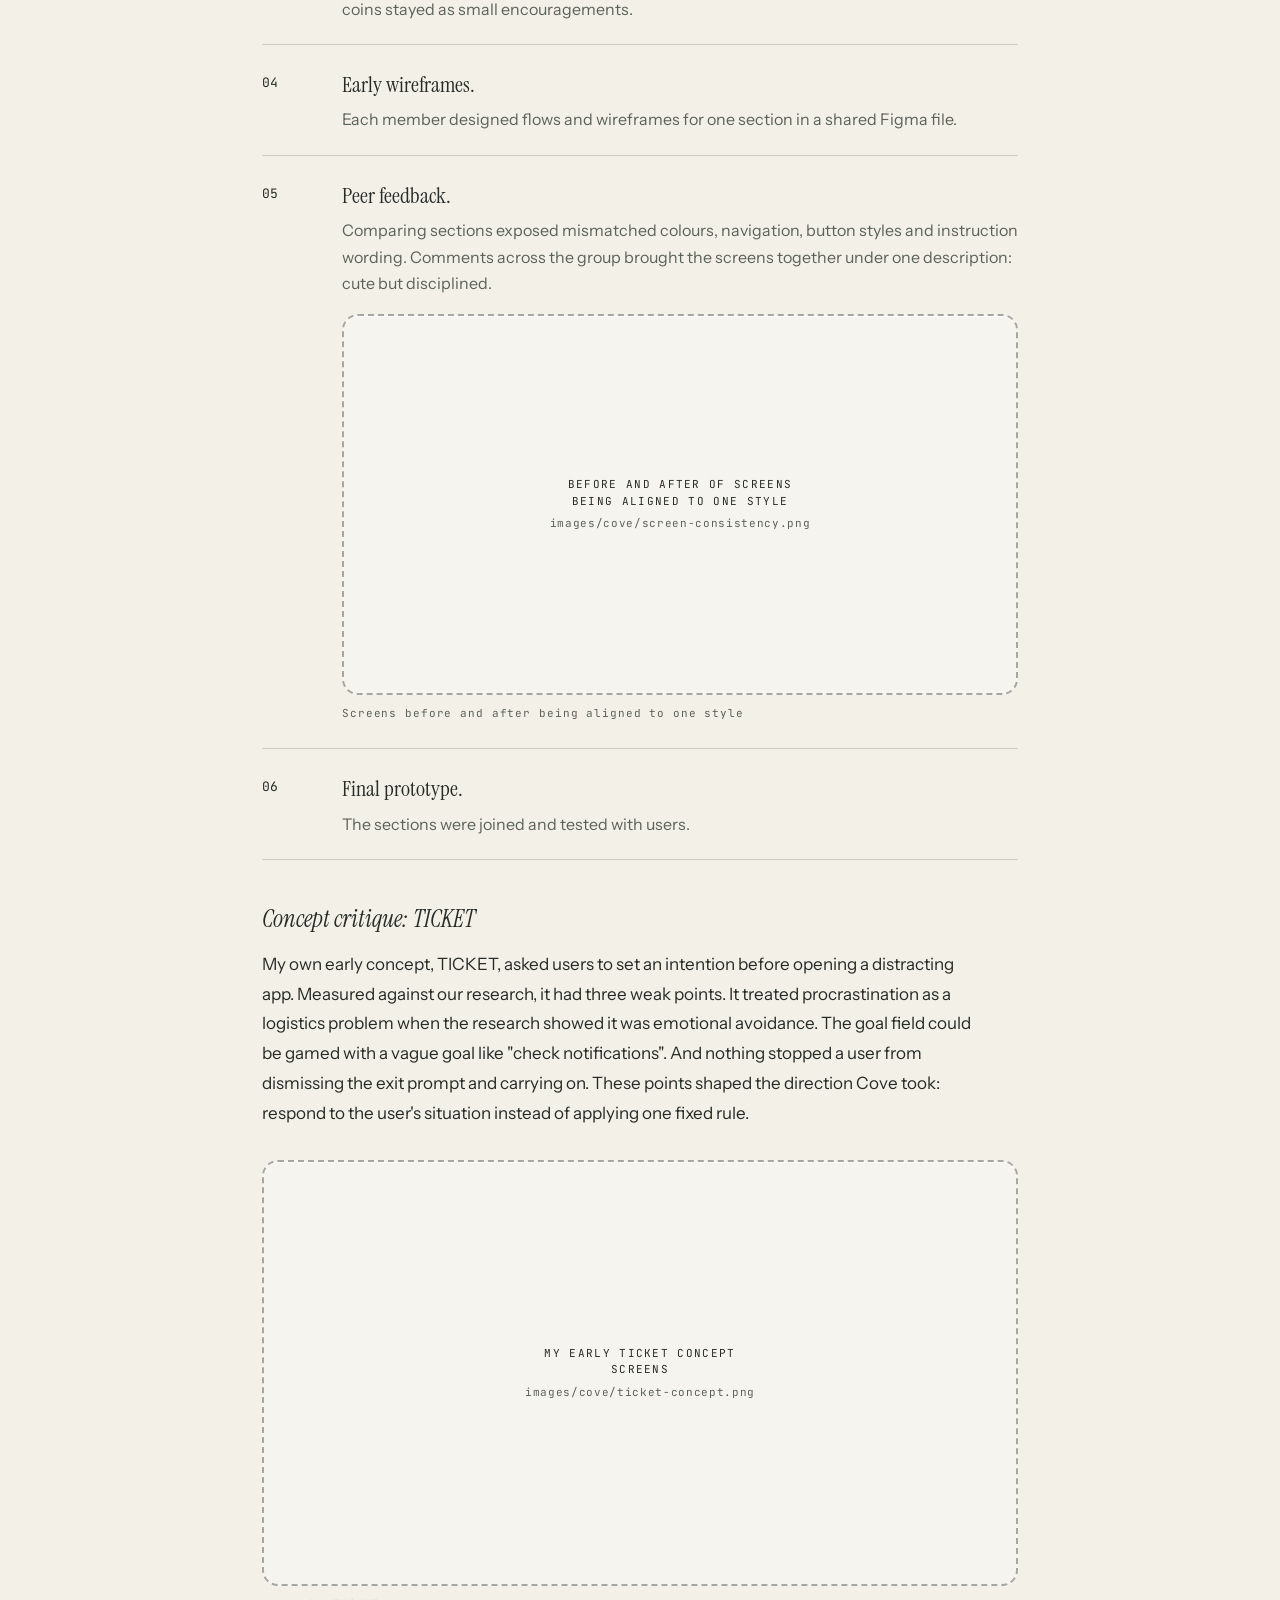
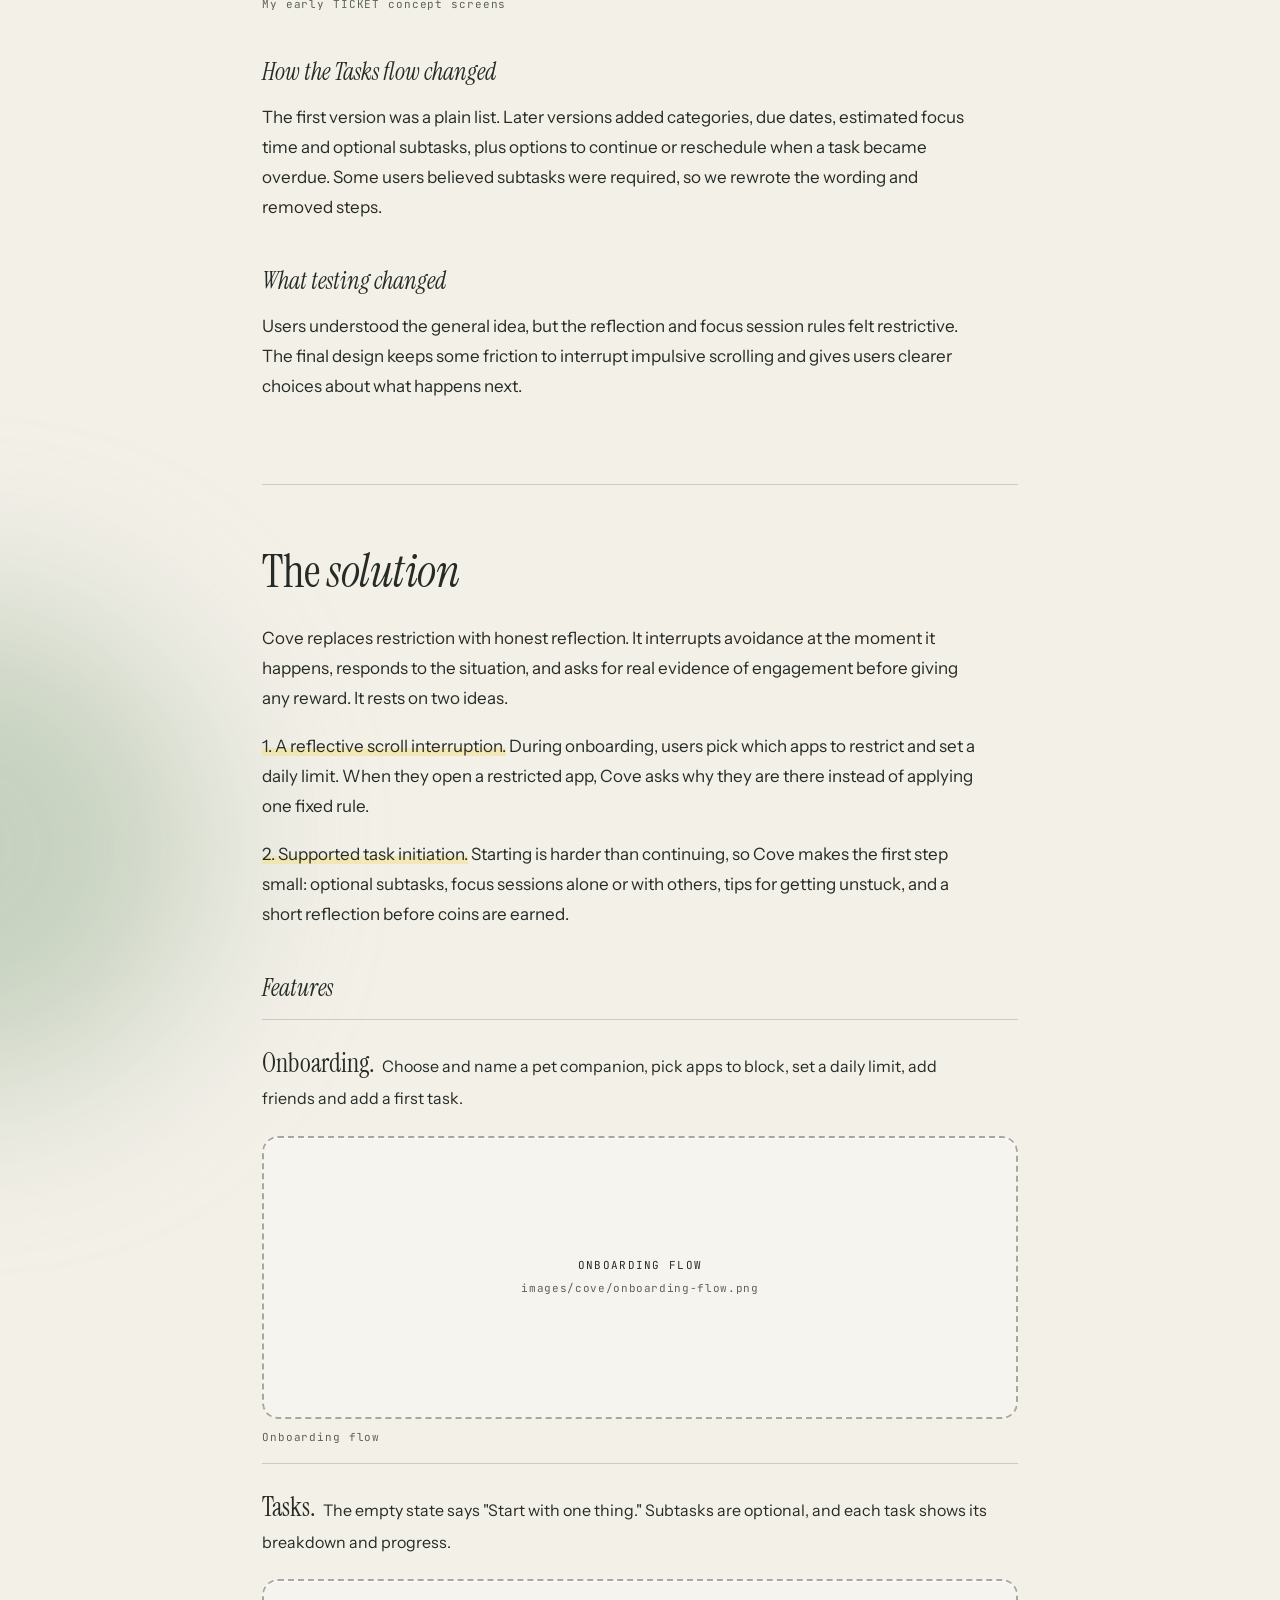
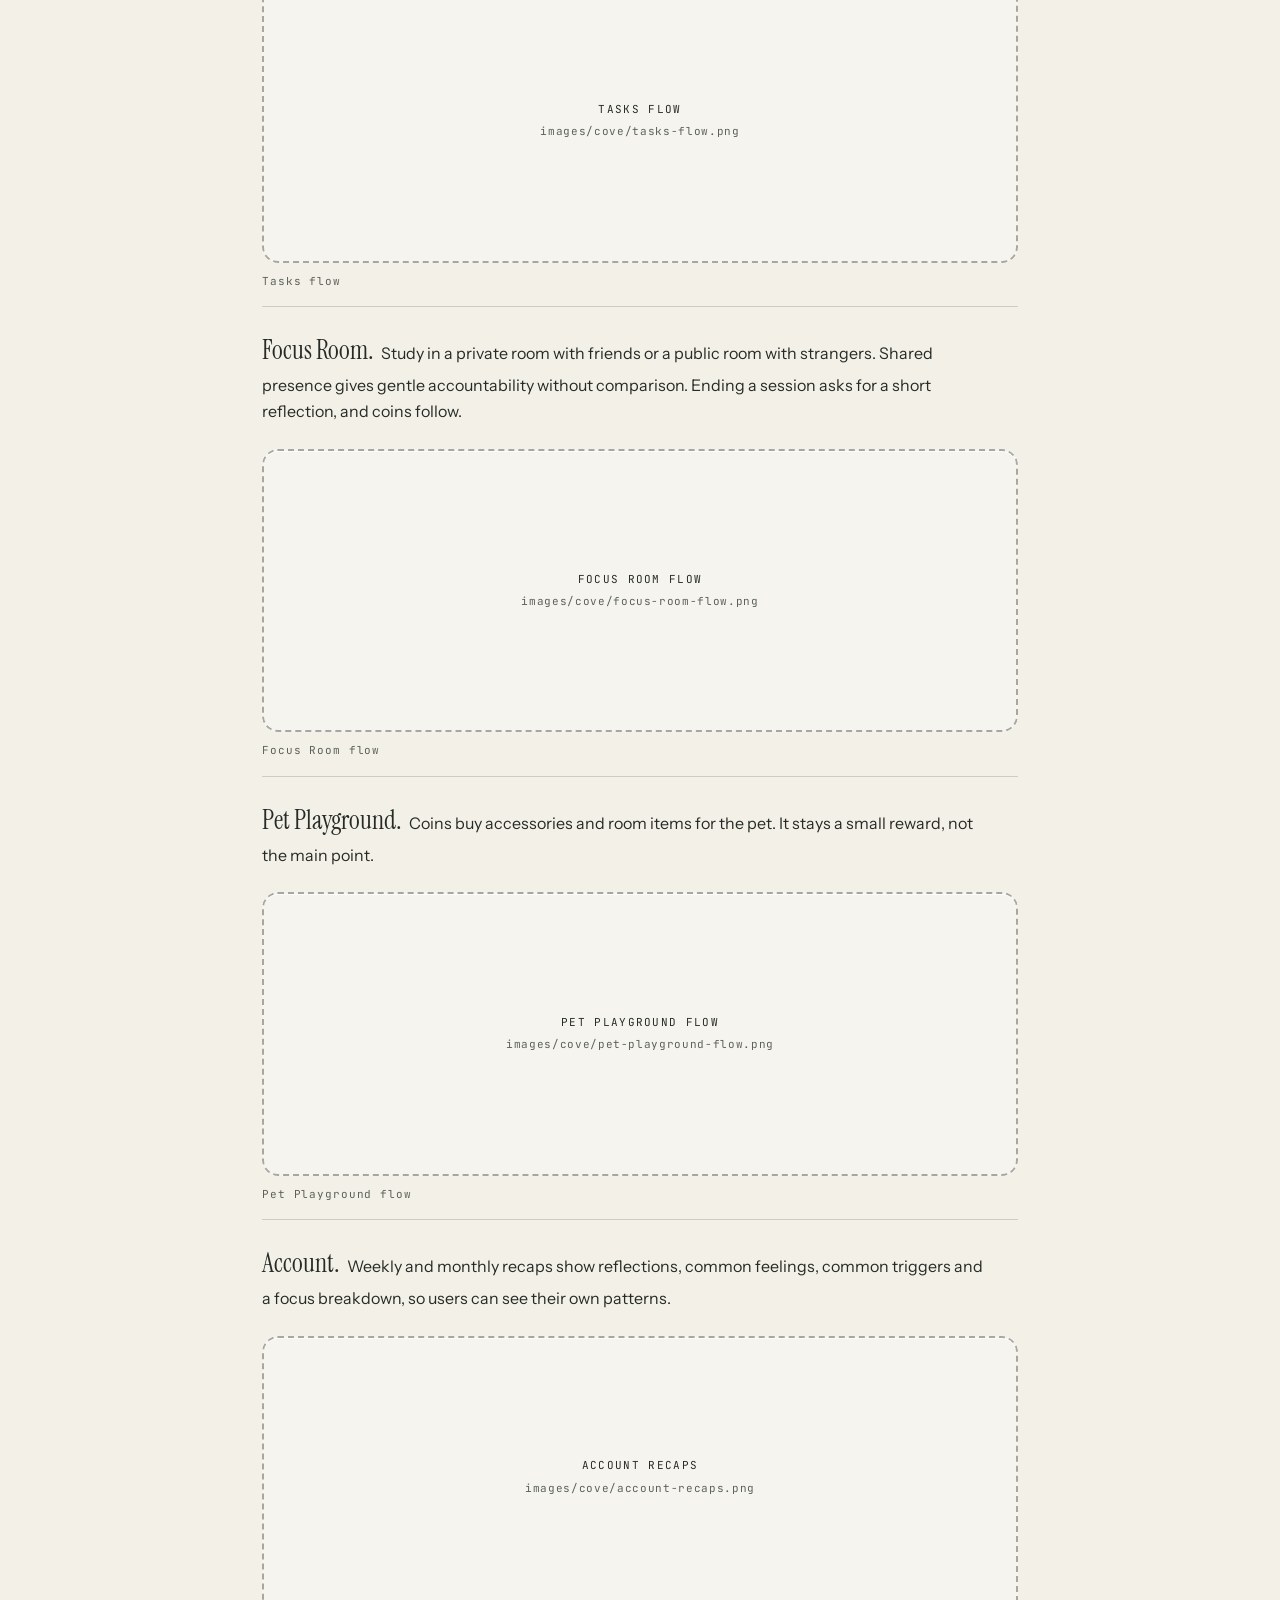
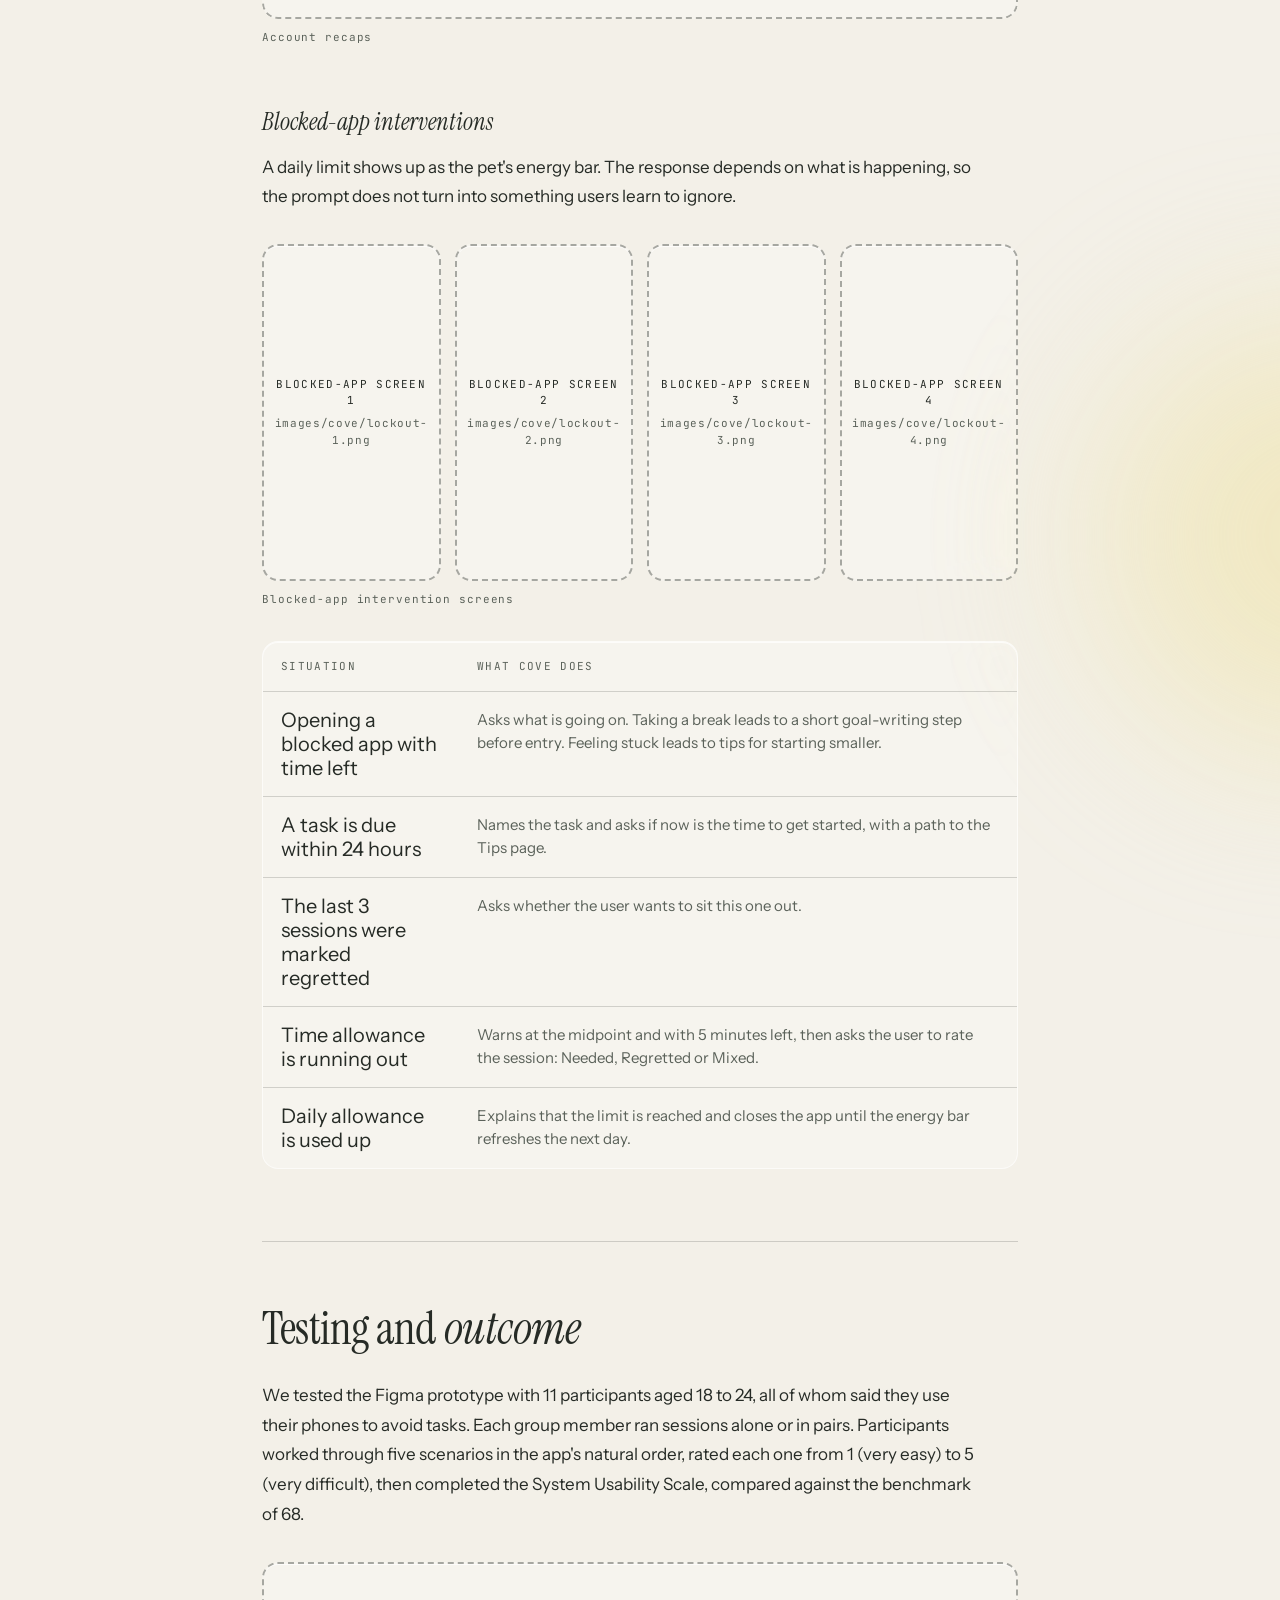
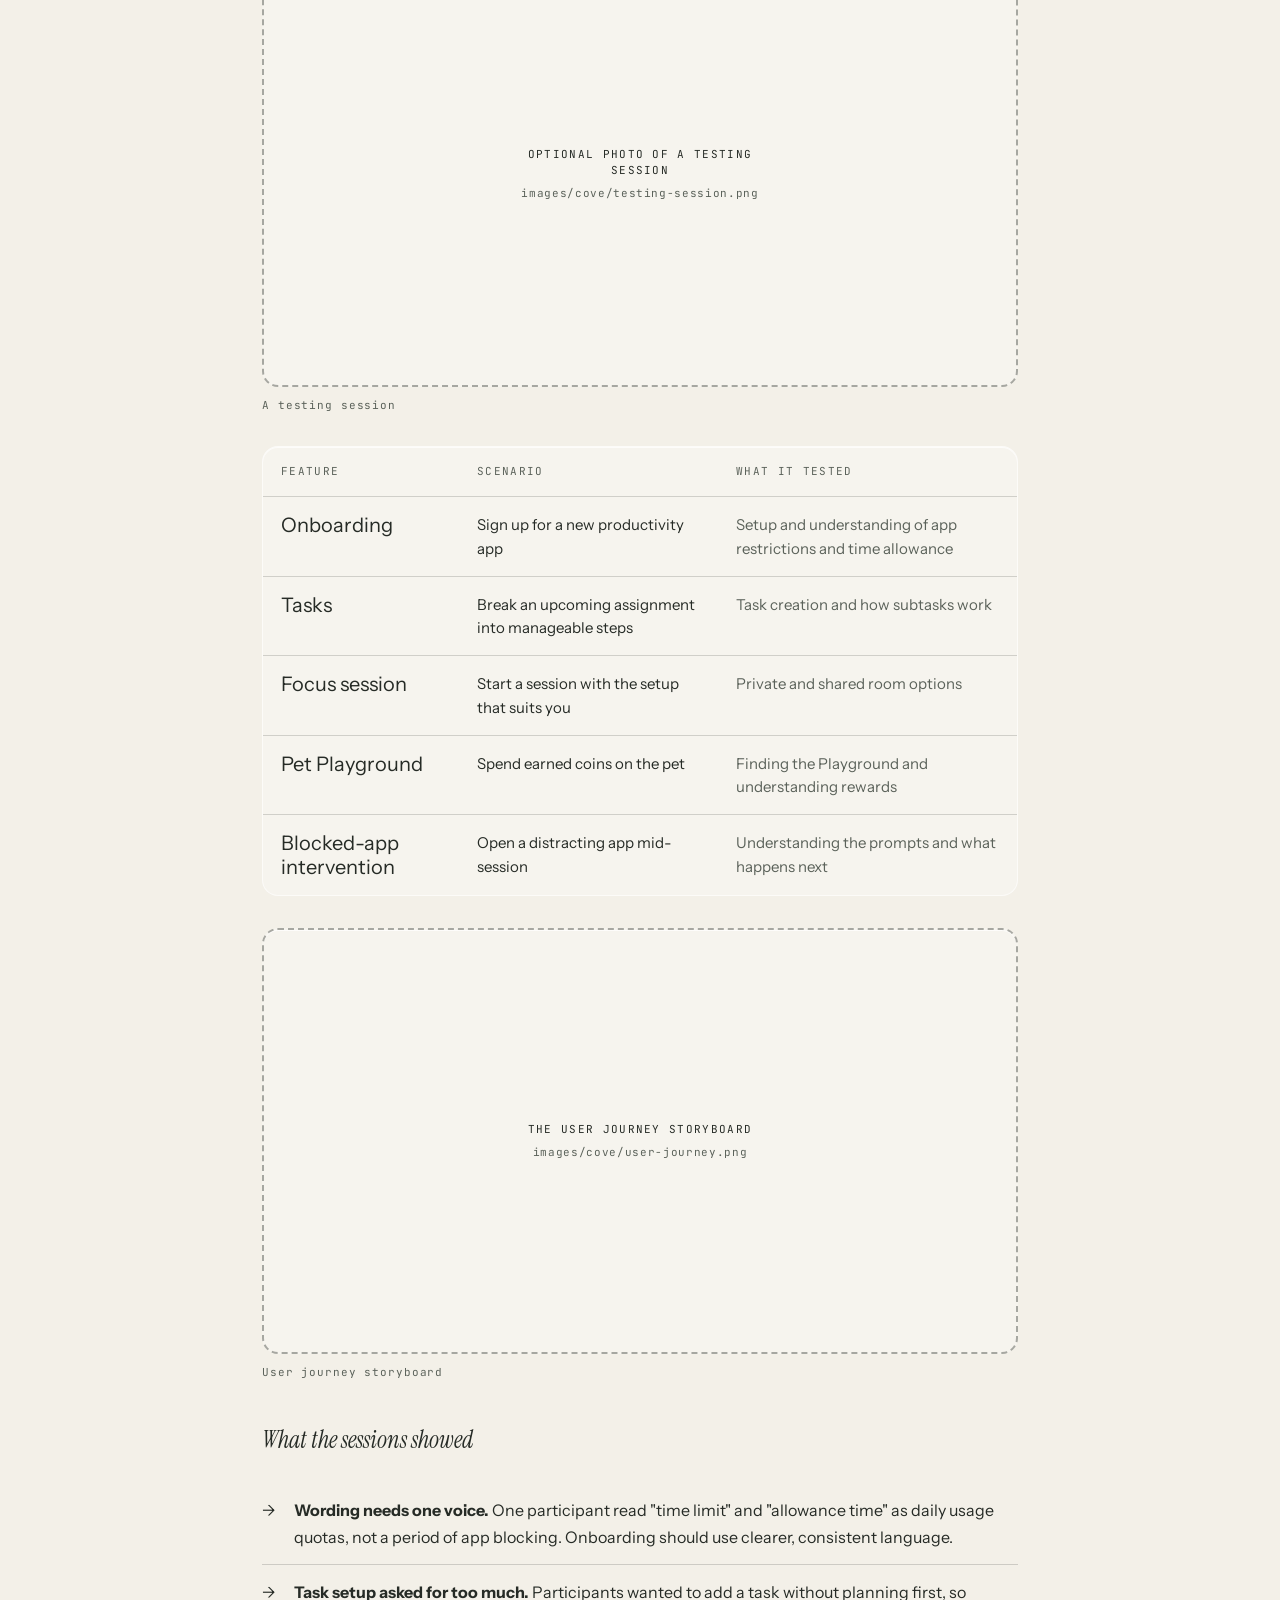
<file: case-studies/cove.html>
<!DOCTYPE html>
<html lang="en">
<head>
<meta charset="UTF-8">
<meta name="viewport" content="width=device-width, initial-scale=1.0">
<title>Cove · Case Study · Maryam Al-Mahdi</title>
<link rel="icon" href="../favicon.ico" sizes="any">
<link rel="icon" type="image/png" href="../images/icons/favicon.png">
<link rel="apple-touch-icon" href="../images/icons/apple-touch-icon.png">
<script>
  (function () {
    try {
      var t = localStorage.getItem("theme");
      if (t === "light" || t === "dark") document.documentElement.setAttribute("data-theme", t);
    } catch (e) {}
  })();
</script>
<link rel="preconnect" href="https://fonts.googleapis.com">
<link rel="preconnect" href="https://fonts.gstatic.com" crossorigin>
<link href="https://fonts.googleapis.com/css2?family=Instrument+Sans:ital,wght@0,400..700;1,400..700&family=Instrument+Serif:ital@0;1&family=JetBrains+Mono:wght@400;500&display=swap" rel="stylesheet">
<link rel="stylesheet" href="../css/styles.css">
</head>
<body class="page cs lit" data-page="work">

<!--
  HOW TO SWAP A PLACEHOLDER FOR A REAL IMAGE
  Every dashed box on this page is a <div class="ph"> placeholder. Put your file in images/cove/,
  then replace that <div class="ph">...</div> with the <img> shown in the comment just above it.
  Paths start with ../ because this page lives in case-studies/.
  Wide flow images sit inside <div class="flow-scroll">: keep that wrapper and replace only the placeholder inside it.
-->

<!-- Colour field: drifting light behind the header, the page edges and the end of the page -->
<div class="page-glows" aria-hidden="true">
  <div class="glow a"></div><div class="glow b"></div><div class="glow c"></div>
  <div class="glow m1"></div><div class="glow m2"></div><div class="glow m3"></div><div class="glow m4"></div>
  <div class="glow z1"></div><div class="glow z2"></div><div class="glow z3"></div>
</div>

<div data-include="nav"></div>

<!-- BACK -->
<div class="back-bar">
  <a href="../index.html#work" class="back-link meta">← Back to work</a>
</div>

<!-- HERO: TITLE, FINAL POSTER, PROJECT VIDEO, PROJECT SNAPSHOT -->
<section class="cs-hero">
  <pre class="ascii-lily" aria-hidden="true"></pre>
  <h1 class="cs-title">
    Cove: <span class="script">UX Case Study</span>
  </h1>

  <!-- FINAL POSTER -->
  <div class="cs-showcase">
    <h2 class="cs-h2 sm">Final <span class="script">poster</span></h2>
    <div class="poster-slot">
      <!--
        REPLACE the <div class="ph">...</div> below with (click to enlarge is built in):
        <button class="zoomable" type="button" data-lightbox><img src="../images/cove/poster.png" alt="Final poster for Cove, showing the problem, the design process, the app screens and the testing results."></button>
      -->
      <div class="ph" role="img" aria-label="Placeholder for the final poster">
        <span class="ph-label">Space reserved for the final poster</span>
        <span class="ph-file">images/cove/poster.png</span>
      </div>
    </div>
  </div>

  <!-- PROJECT VIDEO -->
  <div class="cs-showcase">
    <h2 class="cs-h2 sm">Project <span class="script">video</span></h2>
    <!--
      REPLACE the <div class="ph">...</div> below with ONE of these (the 16:9 wrapper keeps it responsive):
      <div class="video-frame"><iframe src="https://www.youtube.com/embed/VIDEO_ID" title="Cove project video" allow="accelerometer; encrypted-media; picture-in-picture" allowfullscreen loading="lazy"></iframe></div>
      <div class="video-frame"><video controls preload="metadata" poster="../images/cove/video-cover.png"><source src="../images/cove/video.mp4" type="video/mp4"></video></div>
      The thumbnail file for the video is images/cove/video-cover.png.
    -->
    <div class="ph" role="img" aria-label="Placeholder for the project video">
      <span class="ph-label">Space reserved for the project video</span>
      <span class="ph-file">images/cove/video-cover.png</span>
    </div>
  </div>

  <!-- PROJECT SNAPSHOT (the Overview table) -->
  <div class="cs-meta cs-snapshot" style="margin-top: 56px;">
    <div class="cs-meta-cell span-2">
      <p class="label">Project</p>
      <p class="value">Cove, a task initiation and focus app for students who doomscroll to avoid work</p>
    </div>
    <div class="cs-meta-cell span-2">
      <p class="label">Context</p>
      <p class="value">INFO30008 Interactive Technology Project, University of Melbourne</p>
    </div>
    <div class="cs-meta-cell">
      <p class="label">Timeline</p>
      <p class="value">Semester 2, 2026</p>
    </div>
    <div class="cs-meta-cell span-3">
      <p class="label">Team</p>
      <p class="value">7 designers: Bowen Mai, Jessica Zou, Jiexi Xiao, Maryam Al Mahdi, Rumaysa Fatima, Shevy Gupta, Violani Julia</p>
    </div>
    <div class="cs-meta-cell">
      <p class="label">My role</p>
      <p class="value">UX researcher and designer</p>
    </div>
    <div class="cs-meta-cell span-3">
      <p class="label">Methods</p>
      <p class="value">Rich picture, stakeholder interviews, early concept critique, prototype interviews, cognitive walkthroughs, user-based evaluation with the System Usability Scale</p>
    </div>
    <div class="cs-meta-cell span-2">
      <p class="label">Tools</p>
      <p class="value">Figma, FigJam</p>
    </div>
    <div class="cs-meta-cell span-2">
      <p class="label">Evaluation</p>
      <p class="value">11 participants aged 18 to 24, 5 task scenarios</p>
    </div>
  </div>
</section>

<!-- CONTENT -->
<div class="cs-content">

  <!-- OVERVIEW -->
  <section class="cs-section reveal">
    <h2 class="cs-h2"><span class="script">Overview</span></h2>
    <div class="cs-prose">
      <p>Cove is a mobile app that helps students start their work and meets doomscrolling with reflection instead of restriction. It was designed by a team of seven for students who know what they should be doing and still end up scrolling.</p>
    </div>
    <figure class="cs-figure">
      <!--
        REPLACE the <div class="ph">...</div> below with:
        <img src="../images/cove/hero.png" alt="The Cove logo beside a pet box, with the onboarding start screen of the Cove app.">
      -->
      <div class="ph" style="--ar: 16 / 10;" role="img" aria-label="Placeholder for the hero image">
        <span class="ph-label">Cove logo and pet box with the onboarding start screen</span>
        <span class="ph-file">images/cove/hero.png</span>
      </div>
      <figcaption>Cove logo and pet box with the onboarding start screen</figcaption>
    </figure>
  </section>

  <!-- THE CHALLENGE -->
  <section class="cs-section reveal">
    <h2 class="cs-h2">The <span class="script">challenge</span></h2>
    <div class="cs-prose">
      <p>Students rarely scroll because they lack discipline. They scroll because starting a hard task feels uncomfortable, and a feed offers instant relief from that feeling.</p>
    </div>
    <figure class="cs-figure">
      <!--
        REPLACE the <div class="ph">...</div> below with:
        <img src="../images/cove/rich-picture.png" alt="Rich picture showing the students, parents, educators and apps around the problem of doomscrolling, with the pressures and relationships between them.">
      -->
      <div class="ph" style="--ar: 16 / 10;" role="img" aria-label="Placeholder for the rich picture">
        <span class="ph-label">Our rich picture of stakeholders and the problem space</span>
        <span class="ph-file">images/cove/rich-picture.png</span>
      </div>
      <figcaption>Our rich picture of stakeholders and the problem space</figcaption>
    </figure>
    <div class="cs-prose">
      <p>Our research pointed to the same pattern across sources:</p>
    </div>
    <ul class="findings">
      <li>Estimates suggest 80 to 95% of college students procrastinate on academic work.</li>
      <li>94% of students in one study felt less happy after delaying work (Fadeyi et al., 2026).</li>
      <li>A systematic review of 27 studies found fear of failure, perfectionism and difficulty regulating emotion are the core causes (Ramadhani et al., 2026).</li>
      <li>Heavier short-form video use is linked to reduced analytic thinking in young adults (Jiang &amp; Ma, 2024).</li>
    </ul>
    <div class="cs-prose">
      <p>This reframed the problem. Procrastination is an emotional avoidance strategy, so better to-do lists and reminders are not enough on their own. Taking the phone away does not remove the urge to avoid. It sends the urge somewhere else.</p>
      <p>The design question became: <strong>how might we help students notice the moment they start avoiding, and make the first step back to their work small enough to take?</strong></p>
    </div>
  </section>

  <!-- RESEARCH -->
  <section class="cs-section reveal">
    <h2 class="cs-h2"><span class="script">Research</span></h2>
    <div class="cs-prose">
      <p>Interviews with students, plus parents and educators, showed that existing tools fail in predictable ways. I built the team's rich picture of the problem space and ran two student interviews, then tested eight early concepts from across the group in prototype interviews.</p>
    </div>
    <figure class="cs-figure">
      <!--
        OPTIONAL. REPLACE the <div class="ph">...</div> below with:
        <img src="../images/cove/interview-quotes.png" alt="Interview notes and highlighted participant quotes grouped by theme.">
        Or delete this whole <figure> if you do not have a graphic or photo.
      -->
      <div class="ph" style="--ar: 16 / 9;" role="img" aria-label="Placeholder for interview notes">
        <span class="ph-label">Optional graphic or photo of interview notes</span>
        <span class="ph-file">images/cove/interview-quotes.png</span>
      </div>
      <figcaption>Interview notes</figcaption>
    </figure>

    <h3 class="cs-h3">1. Limits that the user can undo get undone</h3>
    <div class="cs-prose">
      <p>Self-set limits collapse because the person who sets the boundary can remove it.</p>
    </div>
    <div class="pull-quote">
      <p>"When TikTok reaches its limit, pressing '15 more minutes' just becomes part of the habit."</p>
      <cite>Student 2</cite>
    </div>

    <h3 class="cs-h3">2. Rewards need weight to compete with a feed</h3>
    <div class="cs-prose">
      <p>A gamified consequence stopped working once it stopped mattering to her.</p>
    </div>
    <div class="pull-quote">
      <p>"Something like growing a tree, and if you use the phone, the tree just stops growing... why would I care for that tree?"</p>
      <cite>Student 1</cite>
    </div>

    <h3 class="cs-h3">3. Blocking everything blocks useful use too</h3>
    <div class="cs-prose">
      <p>Social apps also carry real value, such as cooking and health information, so a hard block punishes helpful use along with avoidance.</p>
    </div>
    <div class="pull-quote">
      <p>"Social media isn't always used purely for wasting time."</p>
      <cite>Student 2</cite>
    </div>

    <h3 class="cs-h3">4. Control lands differently for different people</h3>
    <div class="cs-prose">
      <p>Some participants responded well to being told what to do. Others pushed back. Reactions to forced restriction split in the same way.</p>
    </div>
    <div class="pull-quote">
      <p>"I felt like it was cute in the beginning, not cute at the end... the forcing technique may have more downsides than positive stuff... but for some people it can be really useful."</p>
      <cite>Student 1, on a lockout concept</cite>
    </div>

    <h3 class="cs-h3">5. Prompts that feel invasive get resisted</h3>
    <div class="cs-prose">
      <p>Unskippable ads and persistent activity tracking raised immediate objections, and one participant raised a privacy concern about tracking continuing after a shared session ended. Participants were most open to concepts that helped "without making me go crazy about my phone" being blocked.</p>
      <p>These findings set the direction: interrupt without locking people out, adapt to the situation, and keep the user in control.</p>
    </div>
  </section>

  <!-- DESIGN PROCESS -->
  <section class="cs-section reveal">
    <h2 class="cs-h2">Design <span class="script">process</span></h2>
    <div class="cs-prose">
      <p>The design moved from a pile of ideas to one connected prototype in six steps, with research deciding what stayed and what was cut.</p>
    </div>
    <div class="process">
      <div class="process-step">
        <span class="process-num">01</span>
        <div>
          <h4>FigJam ideation.</h4>
          <p>We mapped every idea against our interview notes: app limits, task lists, subtasks, focus sessions with friends, reflection questions, a pet companion, coins, a shop and room decoration.</p>
          <figure class="cs-figure">
            <!--
              REPLACE the <div class="ph">...</div> below with:
              <img src="../images/cove/figjam-ideation.png" alt="FigJam board covered in sticky notes with the team's brainstormed ideas, grouped and mapped against interview findings.">
            -->
            <div class="ph" style="--ar: 16 / 10;" role="img" aria-label="Placeholder for the FigJam board">
              <span class="ph-label">FigJam brainstorm board</span>
              <span class="ph-file">images/cove/figjam-ideation.png</span>
            </div>
            <figcaption>FigJam brainstorm board</figcaption>
          </figure>
        </div>
      </div>
      <div class="process-step">
        <span class="process-num">02</span>
        <div>
          <h4>Interview findings.</h4>
          <p>We kept ideas that answered the research and dropped those that did not.</p>
        </div>
      </div>
      <div class="process-step">
        <span class="process-num">03</span>
        <div>
          <h4>Feature priorities.</h4>
          <p>Tasks, Pair Up, reflection and the lockout became the core. The shop, furniture and detailed pet features moved down, because the app was starting to feel like a game. The pet and coins stayed as small encouragements.</p>
        </div>
      </div>
      <div class="process-step">
        <span class="process-num">04</span>
        <div>
          <h4>Early wireframes.</h4>
          <p>Each member designed flows and wireframes for one section in a shared Figma file.</p>
        </div>
      </div>
      <div class="process-step">
        <span class="process-num">05</span>
        <div>
          <h4>Peer feedback.</h4>
          <p>Comparing sections exposed mismatched colours, navigation, button styles and instruction wording. Comments across the group brought the screens together under one description: cute but disciplined.</p>
          <figure class="cs-figure">
            <!--
              REPLACE the <div class="ph">...</div> below with:
              <img src="../images/cove/screen-consistency.png" alt="Before and after comparison of app screens, showing mismatched colours and buttons on the left and one consistent style on the right.">
            -->
            <div class="ph" style="--ar: 16 / 9;" role="img" aria-label="Placeholder for the before and after screens">
              <span class="ph-label">Before and after of screens being aligned to one style</span>
              <span class="ph-file">images/cove/screen-consistency.png</span>
            </div>
            <figcaption>Screens before and after being aligned to one style</figcaption>
          </figure>
        </div>
      </div>
      <div class="process-step">
        <span class="process-num">06</span>
        <div>
          <h4>Final prototype.</h4>
          <p>The sections were joined and tested with users.</p>
        </div>
      </div>
    </div>

    <h3 class="cs-h3">Concept critique: TICKET</h3>
    <div class="cs-prose">
      <p>My own early concept, TICKET, asked users to set an intention before opening a distracting app. Measured against our research, it had three weak points. It treated procrastination as a logistics problem when the research showed it was emotional avoidance. The goal field could be gamed with a vague goal like "check notifications". And nothing stopped a user from dismissing the exit prompt and carrying on. These points shaped the direction Cove took: respond to the user's situation instead of applying one fixed rule.</p>
    </div>
    <figure class="cs-figure">
      <!--
        REPLACE the <div class="ph">...</div> below with:
        <img src="../images/cove/ticket-concept.png" alt="Early TICKET concept screens: an intention prompt shown before opening a distracting app, with a goal field and an exit prompt.">
      -->
      <div class="ph" style="--ar: 16 / 9;" role="img" aria-label="Placeholder for the TICKET concept screens">
        <span class="ph-label">My early TICKET concept screens</span>
        <span class="ph-file">images/cove/ticket-concept.png</span>
      </div>
      <figcaption>My early TICKET concept screens</figcaption>
    </figure>

    <h3 class="cs-h3">How the Tasks flow changed</h3>
    <div class="cs-prose">
      <p>The first version was a plain list. Later versions added categories, due dates, estimated focus time and optional subtasks, plus options to continue or reschedule when a task became overdue. Some users believed subtasks were required, so we rewrote the wording and removed steps.</p>
    </div>

    <h3 class="cs-h3">What testing changed</h3>
    <div class="cs-prose">
      <p>Users understood the general idea, but the reflection and focus session rules felt restrictive. The final design keeps some friction to interrupt impulsive scrolling and gives users clearer choices about what happens next.</p>
    </div>
  </section>

  <!-- THE SOLUTION -->
  <section class="cs-section reveal">
    <h2 class="cs-h2">The <span class="script">solution</span></h2>
    <div class="cs-prose">
      <p>Cove replaces restriction with honest reflection. It interrupts avoidance at the moment it happens, responds to the situation, and asks for real evidence of engagement before giving any reward. It rests on two ideas.</p>
      <p><strong>1. A reflective scroll interruption.</strong> During onboarding, users pick which apps to restrict and set a daily limit. When they open a restricted app, Cove asks why they are there instead of applying one fixed rule.</p>
      <p><strong>2. Supported task initiation.</strong> Starting is harder than continuing, so Cove makes the first step small: optional subtasks, focus sessions alone or with others, tips for getting unstuck, and a short reflection before coins are earned.</p>
    </div>

    <h3 class="cs-h3">Features</h3>

    <div class="feature-row">
      <p><strong>Onboarding.</strong> Choose and name a pet companion, pick apps to block, set a daily limit, add friends and add a first task.</p>
      <figure class="cs-figure wide">
        <!--
          Wide flow. Keep the .flow-scroll wrapper and REPLACE only the <div class="ph">...</div> inside it with:
          <img src="../images/cove/onboarding-flow.png" alt="The Cove onboarding flow, from choosing a pet to adding a first task.">
        -->
        <div class="flow-scroll">
          <div class="ph" style="--ar: 16 / 6;" role="img" aria-label="Placeholder for the onboarding flow">
            <span class="ph-label">Onboarding flow</span>
            <span class="ph-file">images/cove/onboarding-flow.png</span>
          </div>
        </div>
        <figcaption>Onboarding flow</figcaption>
      </figure>
    </div>

    <div class="feature-row">
      <p><strong>Tasks.</strong> The empty state says "Start with one thing." Subtasks are optional, and each task shows its breakdown and progress.</p>
      <figure class="cs-figure wide">
        <!--
          Wide flow. Keep the .flow-scroll wrapper and REPLACE only the <div class="ph">...</div> inside it with:
          <img src="../images/cove/tasks-flow.png" alt="The Cove Tasks flow, from the empty state to a task with optional subtasks and progress.">
        -->
        <div class="flow-scroll">
          <div class="ph" style="--ar: 16 / 6;" role="img" aria-label="Placeholder for the Tasks flow">
            <span class="ph-label">Tasks flow</span>
            <span class="ph-file">images/cove/tasks-flow.png</span>
          </div>
        </div>
        <figcaption>Tasks flow</figcaption>
      </figure>
    </div>

    <div class="feature-row">
      <p><strong>Focus Room.</strong> Study in a private room with friends or a public room with strangers. Shared presence gives gentle accountability without comparison. Ending a session asks for a short reflection, and coins follow.</p>
      <figure class="cs-figure wide">
        <!--
          Wide flow. Keep the .flow-scroll wrapper and REPLACE only the <div class="ph">...</div> inside it with:
          <img src="../images/cove/focus-room-flow.png" alt="The Cove Focus Room flow, from choosing a private or public room to the end of session reflection and coins.">
        -->
        <div class="flow-scroll">
          <div class="ph" style="--ar: 16 / 6;" role="img" aria-label="Placeholder for the Focus Room flow">
            <span class="ph-label">Focus Room flow</span>
            <span class="ph-file">images/cove/focus-room-flow.png</span>
          </div>
        </div>
        <figcaption>Focus Room flow</figcaption>
      </figure>
    </div>

    <div class="feature-row">
      <p><strong>Pet Playground.</strong> Coins buy accessories and room items for the pet. It stays a small reward, not the main point.</p>
      <figure class="cs-figure wide">
        <!--
          Wide flow. Keep the .flow-scroll wrapper and REPLACE only the <div class="ph">...</div> inside it with:
          <img src="../images/cove/pet-playground-flow.png" alt="The Cove Pet Playground flow, showing coins being spent on pet accessories and room items.">
        -->
        <div class="flow-scroll">
          <div class="ph" style="--ar: 16 / 6;" role="img" aria-label="Placeholder for the Pet Playground flow">
            <span class="ph-label">Pet Playground flow</span>
            <span class="ph-file">images/cove/pet-playground-flow.png</span>
          </div>
        </div>
        <figcaption>Pet Playground flow</figcaption>
      </figure>
    </div>

    <div class="feature-row">
      <p><strong>Account.</strong> Weekly and monthly recaps show reflections, common feelings, common triggers and a focus breakdown, so users can see their own patterns.</p>
      <figure class="cs-figure wide">
        <!--
          Wide flow. Keep the .flow-scroll wrapper and REPLACE only the <div class="ph">...</div> inside it with:
          <img src="../images/cove/account-recaps.png" alt="The Cove Account screens, showing weekly and monthly recaps with reflections, common feelings, common triggers and a focus breakdown.">
        -->
        <div class="flow-scroll">
          <div class="ph" style="--ar: 16 / 6;" role="img" aria-label="Placeholder for the Account recap screens">
            <span class="ph-label">Account recaps</span>
            <span class="ph-file">images/cove/account-recaps.png</span>
          </div>
        </div>
        <figcaption>Account recaps</figcaption>
      </figure>
    </div>

    <h3 class="cs-h3">Blocked-app interventions</h3>
    <div class="cs-prose">
      <p>A daily limit shows up as the pet's energy bar. The response depends on what is happening, so the prompt does not turn into something users learn to ignore.</p>
    </div>

    <figure class="cs-figure">
      <!--
        Four-up grid. REPLACE each <div class="ph">...</div> with its own <img>, keeping the grid wrapper:
        <img src="../images/cove/lockout-1.png" alt="Blocked-app prompt asking what is going on when opening a blocked app with time left.">
        <img src="../images/cove/lockout-2.png" alt="Blocked-app prompt naming a task due within 24 hours and asking if now is the time to get started.">
        <img src="../images/cove/lockout-3.png" alt="Blocked-app prompt warning that time is running out, with the pet's energy bar.">
        <img src="../images/cove/lockout-4.png" alt="Blocked-app screen explaining that the daily limit is reached and the app is closed until the energy bar refreshes.">
        Suggested alt text above is a guess: match each one to the actual screen.
      -->
      <div class="ph-grid">
        <div class="ph" role="img" aria-label="Placeholder for blocked-app screen 1">
          <span class="ph-label">Blocked-app screen 1</span>
          <span class="ph-file">images/cove/lockout-1.png</span>
        </div>
        <div class="ph" role="img" aria-label="Placeholder for blocked-app screen 2">
          <span class="ph-label">Blocked-app screen 2</span>
          <span class="ph-file">images/cove/lockout-2.png</span>
        </div>
        <div class="ph" role="img" aria-label="Placeholder for blocked-app screen 3">
          <span class="ph-label">Blocked-app screen 3</span>
          <span class="ph-file">images/cove/lockout-3.png</span>
        </div>
        <div class="ph" role="img" aria-label="Placeholder for blocked-app screen 4">
          <span class="ph-label">Blocked-app screen 4</span>
          <span class="ph-file">images/cove/lockout-4.png</span>
        </div>
      </div>
      <figcaption>Blocked-app intervention screens</figcaption>
    </figure>

    <table class="cs-table">
      <thead>
        <tr><th scope="col">Situation</th><th scope="col">What Cove does</th></tr>
      </thead>
      <tbody>
        <tr><td>Opening a blocked app with time left</td><td data-label="What Cove does">Asks what is going on. Taking a break leads to a short goal-writing step before entry. Feeling stuck leads to tips for starting smaller.</td></tr>
        <tr><td>A task is due within 24 hours</td><td data-label="What Cove does">Names the task and asks if now is the time to get started, with a path to the Tips page.</td></tr>
        <tr><td>The last 3 sessions were marked regretted</td><td data-label="What Cove does">Asks whether the user wants to sit this one out.</td></tr>
        <tr><td>Time allowance is running out</td><td data-label="What Cove does">Warns at the midpoint and with 5 minutes left, then asks the user to rate the session: Needed, Regretted or Mixed.</td></tr>
        <tr><td>Daily allowance is used up</td><td data-label="What Cove does">Explains that the limit is reached and closes the app until the energy bar refreshes the next day.</td></tr>
      </tbody>
    </table>
  </section>

  <!-- TESTING AND OUTCOME -->
  <section class="cs-section reveal">
    <h2 class="cs-h2">Testing and <span class="script">outcome</span></h2>
    <div class="cs-prose">
      <p>We tested the Figma prototype with 11 participants aged 18 to 24, all of whom said they use their phones to avoid tasks. Each group member ran sessions alone or in pairs. Participants worked through five scenarios in the app's natural order, rated each one from 1 (very easy) to 5 (very difficult), then completed the System Usability Scale, compared against the benchmark of 68.</p>
    </div>
    <figure class="cs-figure">
      <!--
        OPTIONAL. REPLACE the <div class="ph">...</div> below with:
        <img src="../images/cove/testing-session.png" alt="A participant working through the Cove prototype on a phone during a testing session while a team member takes notes.">
        Or delete this whole <figure> if you do not have a photo.
      -->
      <div class="ph" style="--ar: 16 / 9;" role="img" aria-label="Placeholder for a testing session photo">
        <span class="ph-label">Optional photo of a testing session</span>
        <span class="ph-file">images/cove/testing-session.png</span>
      </div>
      <figcaption>A testing session</figcaption>
    </figure>

    <table class="cs-table">
      <thead>
        <tr><th scope="col">Feature</th><th scope="col">Scenario</th><th scope="col">What it tested</th></tr>
      </thead>
      <tbody>
        <tr><td>Onboarding</td><td data-label="Scenario">Sign up for a new productivity app</td><td data-label="What it tested">Setup and understanding of app restrictions and time allowance</td></tr>
        <tr><td>Tasks</td><td data-label="Scenario">Break an upcoming assignment into manageable steps</td><td data-label="What it tested">Task creation and how subtasks work</td></tr>
        <tr><td>Focus session</td><td data-label="Scenario">Start a session with the setup that suits you</td><td data-label="What it tested">Private and shared room options</td></tr>
        <tr><td>Pet Playground</td><td data-label="Scenario">Spend earned coins on the pet</td><td data-label="What it tested">Finding the Playground and understanding rewards</td></tr>
        <tr><td>Blocked-app intervention</td><td data-label="Scenario">Open a distracting app mid-session</td><td data-label="What it tested">Understanding the prompts and what happens next</td></tr>
      </tbody>
    </table>

    <figure class="cs-figure">
      <!--
        REPLACE the <div class="ph">...</div> below with:
        <img src="../images/cove/user-journey.png" alt="User journey storyboard following a student from avoiding a task, through a Cove prompt and focus session, to starting their work.">
      -->
      <div class="ph" style="--ar: 16 / 9;" role="img" aria-label="Placeholder for the user journey storyboard">
        <span class="ph-label">The user journey storyboard</span>
        <span class="ph-file">images/cove/user-journey.png</span>
      </div>
      <figcaption>User journey storyboard</figcaption>
    </figure>

    <h3 class="cs-h3">What the sessions showed</h3>
    <ul class="findings">
      <li><strong>Wording needs one voice.</strong> One participant read "time limit" and "allowance time" as daily usage quotas, not a period of app blocking. Onboarding should use clearer, consistent language.</li>
      <li><strong>Task setup asked for too much.</strong> Participants wanted to add a task without planning first, so categories, subtasks and time limits become optional.</li>
      <li><strong>Focus sessions need a direct entry point.</strong> A participant preferred to start studying straight away. Public rooms need a clearer purpose and meaningful accountability cues, plus optional, well-timed check-ins.</li>
    </ul>
    <div class="cs-prose">
      <p>In our report, one recorded session gave Cove a SUS score of 70, above the benchmark of 68, with onboarding, task setup and starting a focus room all rated 1 (very easy).</p>
    </div>

    <h3 class="cs-h3">Limits of the evidence</h3>
    <div class="cs-prose">
      <p>Participants were friends of the team, and research suggests people are about 2.5 times more likely to favour a design they believe belongs to the researcher (Dell et al., 2012). Scenarios ran in a fixed order, so later tasks may have benefited from earlier learning. The effect of Cove on actual scrolling behaviour is not yet measured.</p>
    </div>

    <h3 class="cs-h3">Outcome</h3>
    <div class="cs-prose">
      <p>The project delivered a connected, tested prototype of five features and four intervention scenarios, a user journey, and a final poster and video. It met its design goals: make starting a task small, interrupt scrolling at the moment it happens, and keep the user in control of what happens next.</p>
    </div>

    <!-- Open to-do from the write-up: a visible note, deliberately not a working checkbox -->
    <p class="todo-note"><span class="todo-box" aria-hidden="true"></span><span>Add the SUS average and task difficulty ratings across all 11 participants once finalised</span></p>
  </section>

</div>

<!-- REFLECTION (dark) -->
<div class="cs-content">
  <section class="cs-section reveal" style="border-bottom: none; padding-bottom: 0;">
    <div class="reflection">
      <div class="reflection-inner">
        <h2 class="cs-h2"><span class="script">Reflection</span></h2>
        <ul class="findings">
          <li><strong>Research changed the brief.</strong> Almost every concept built on pure restriction was challenged by participants within minutes. Interviews moved the project from blocking apps to supporting the person using them.</li>
          <li><strong>One interface from seven designers takes active work.</strong> Splitting features across the team surfaced mismatched colours, navigation and wording. A shared Figma file, regular comments and one named style kept the screens consistent.</li>
          <li><strong>Interventions can become noise.</strong> A prompt that never changes gets ignored. Varying the response by situation, and keeping reflection short and optional where possible, protects against that.</li>
          <li><strong>Friends are a limited test group.</strong> Future rounds would recruit strangers, vary the order of scenarios, and track real scrolling over weeks to measure whether behaviour changes.</li>
        </ul>
      </div>
    </div>
  </section>
</div>

<!-- NEXT PROJECT -->
<section class="next-project reveal">
<pre class="meadow sprig" aria-hidden="true">  <span class="p">.-.</span>           <span class="p">___</span>    <span class="p">.-.</span>           <span class="p">.-.</span>     <span class="p">___</span>          <span class="p">.-.</span>     <span class="p">.-.</span>
 <span class="p">(</span> <span class="c">o</span> <span class="p">)</span>    <span class="g">,</span>    <span class="p">(</span><span class="c">@@@</span><span class="p">)</span>  <span class="p">(</span> <span class="c">*</span> <span class="p">)</span>    <span class="g">,</span>    <span class="p">(</span> <span class="c">o</span> <span class="p">)</span>   <span class="p">(</span><span class="c">@@@</span><span class="p">)</span>   <span class="g">,</span>    <span class="p">(</span> <span class="c">*</span> <span class="p">)</span>   <span class="p">(</span> <span class="c">o</span> <span class="p">)</span>
  <span class="p">'-'</span>    <span class="p">(_)</span>    <span class="p">\</span><span class="c">@</span><span class="p">/</span>    <span class="p">'-'</span><span class="g">\</span>   <span class="p">(_)</span>    <span class="p">'-'</span>     <span class="p">\</span><span class="c">@</span><span class="p">/</span>   <span class="p">(_)</span>    <span class="p">'-'</span><span class="g">\</span>    <span class="p">'-'</span>
   <span class="g">|</span>      <span class="g">|</span>      <span class="g">|</span>         <span class="g">|</span>   <span class="g">|</span>      <span class="g">|</span>       <span class="g">|</span>     <span class="g">|</span>         <span class="g">|</span>    <span class="g">|</span>
 <span class="g">\</span> <span class="g">|</span> <span class="g">/</span>   <span class="g">\|/</span>    <span class="g">\|/</span>      <span class="g">\</span> <span class="g">|</span>  <span class="g">\|/</span>   <span class="g">\</span> <span class="g">|</span> <span class="g">/</span>    <span class="g">\|/</span>   <span class="g">\|/</span>      <span class="g">\</span> <span class="g">|</span>  <span class="g">\</span> <span class="g">|</span> <span class="g">/</span>
<span class="g">~~~~~~~~~~~~~~~~~~~~~~~~~~~~~~~~~~~~~~~~~~~~~~~~~~~~~~~~~~~~~~~~~~~~~~~~</span></pre>
  <a href="piefed.html" class="next-link">
    Next up: PieFed Usability Evaluation <span class="arrow">↗</span>
  </a>
</section>

<div data-include="footer"></div>

<script src="../js/main.js"></script>
<script src="../js/include.js"></script>
</body>
</html>
</file>
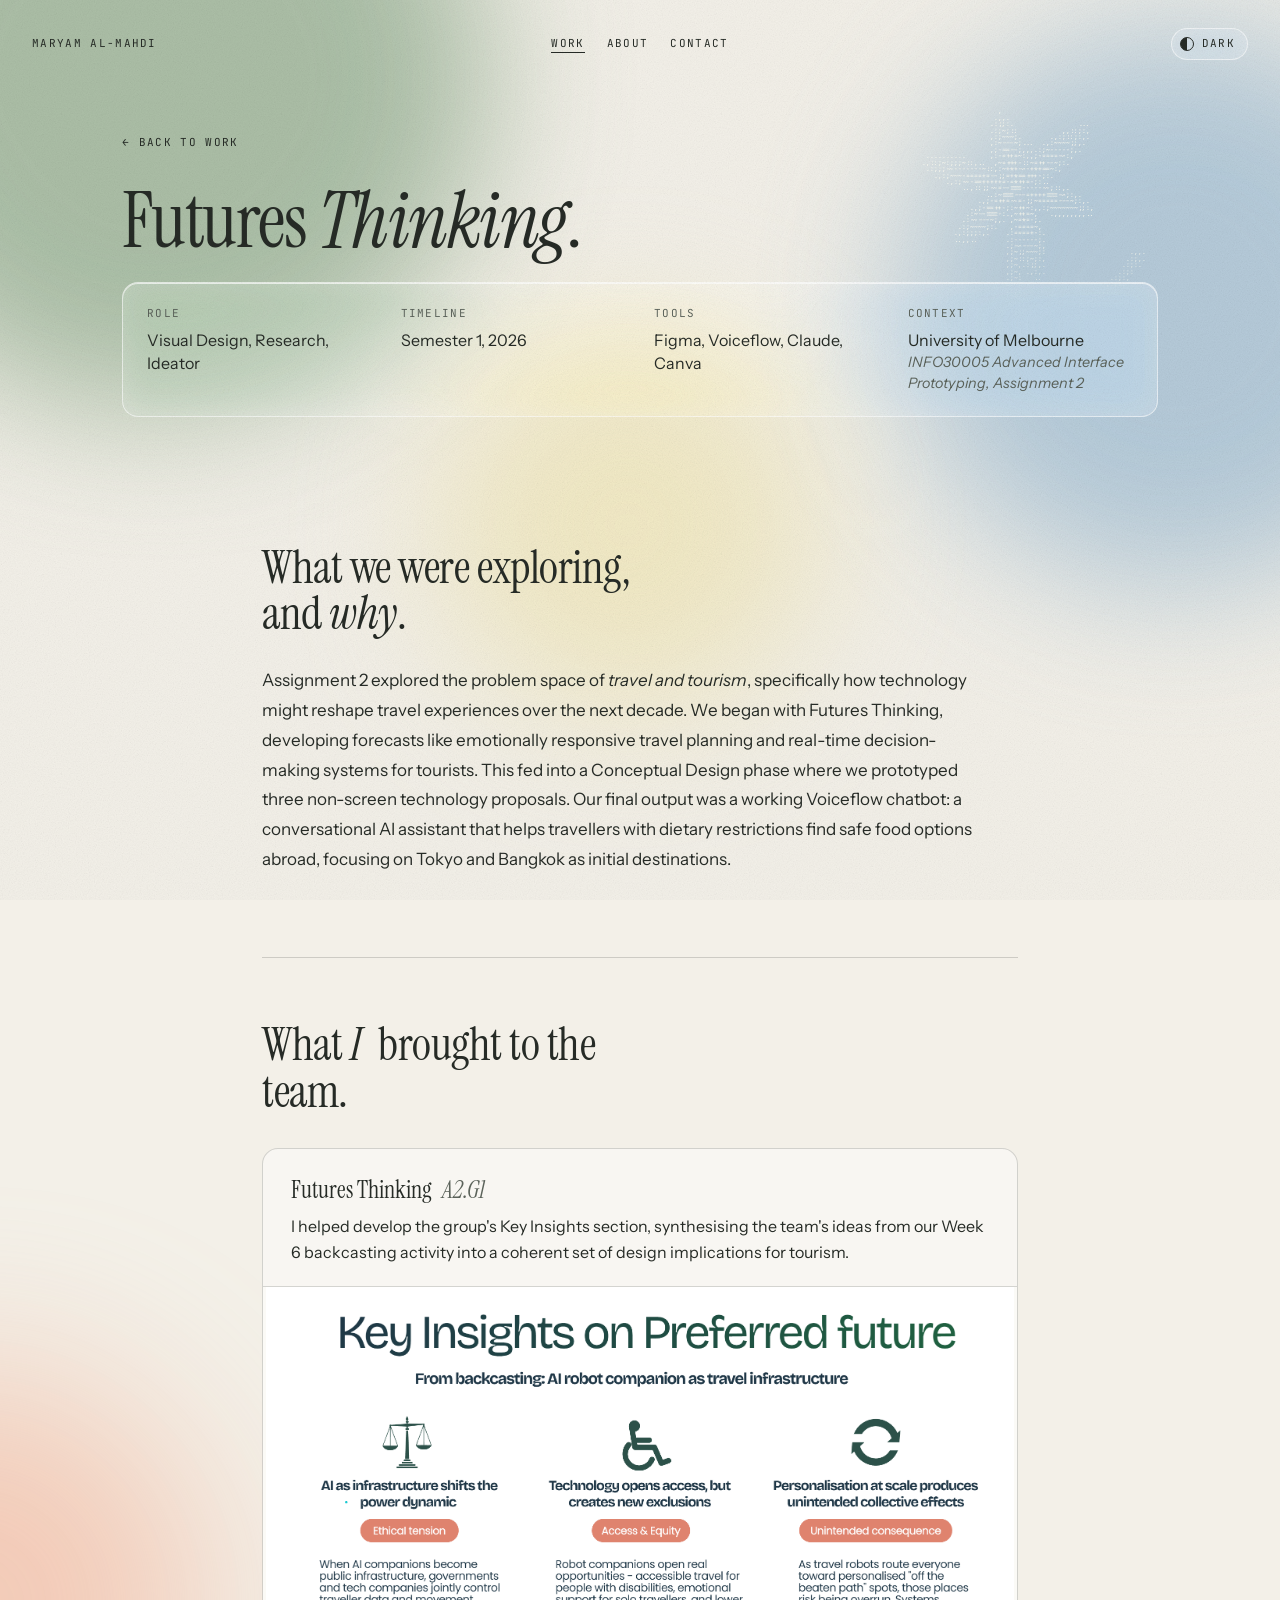
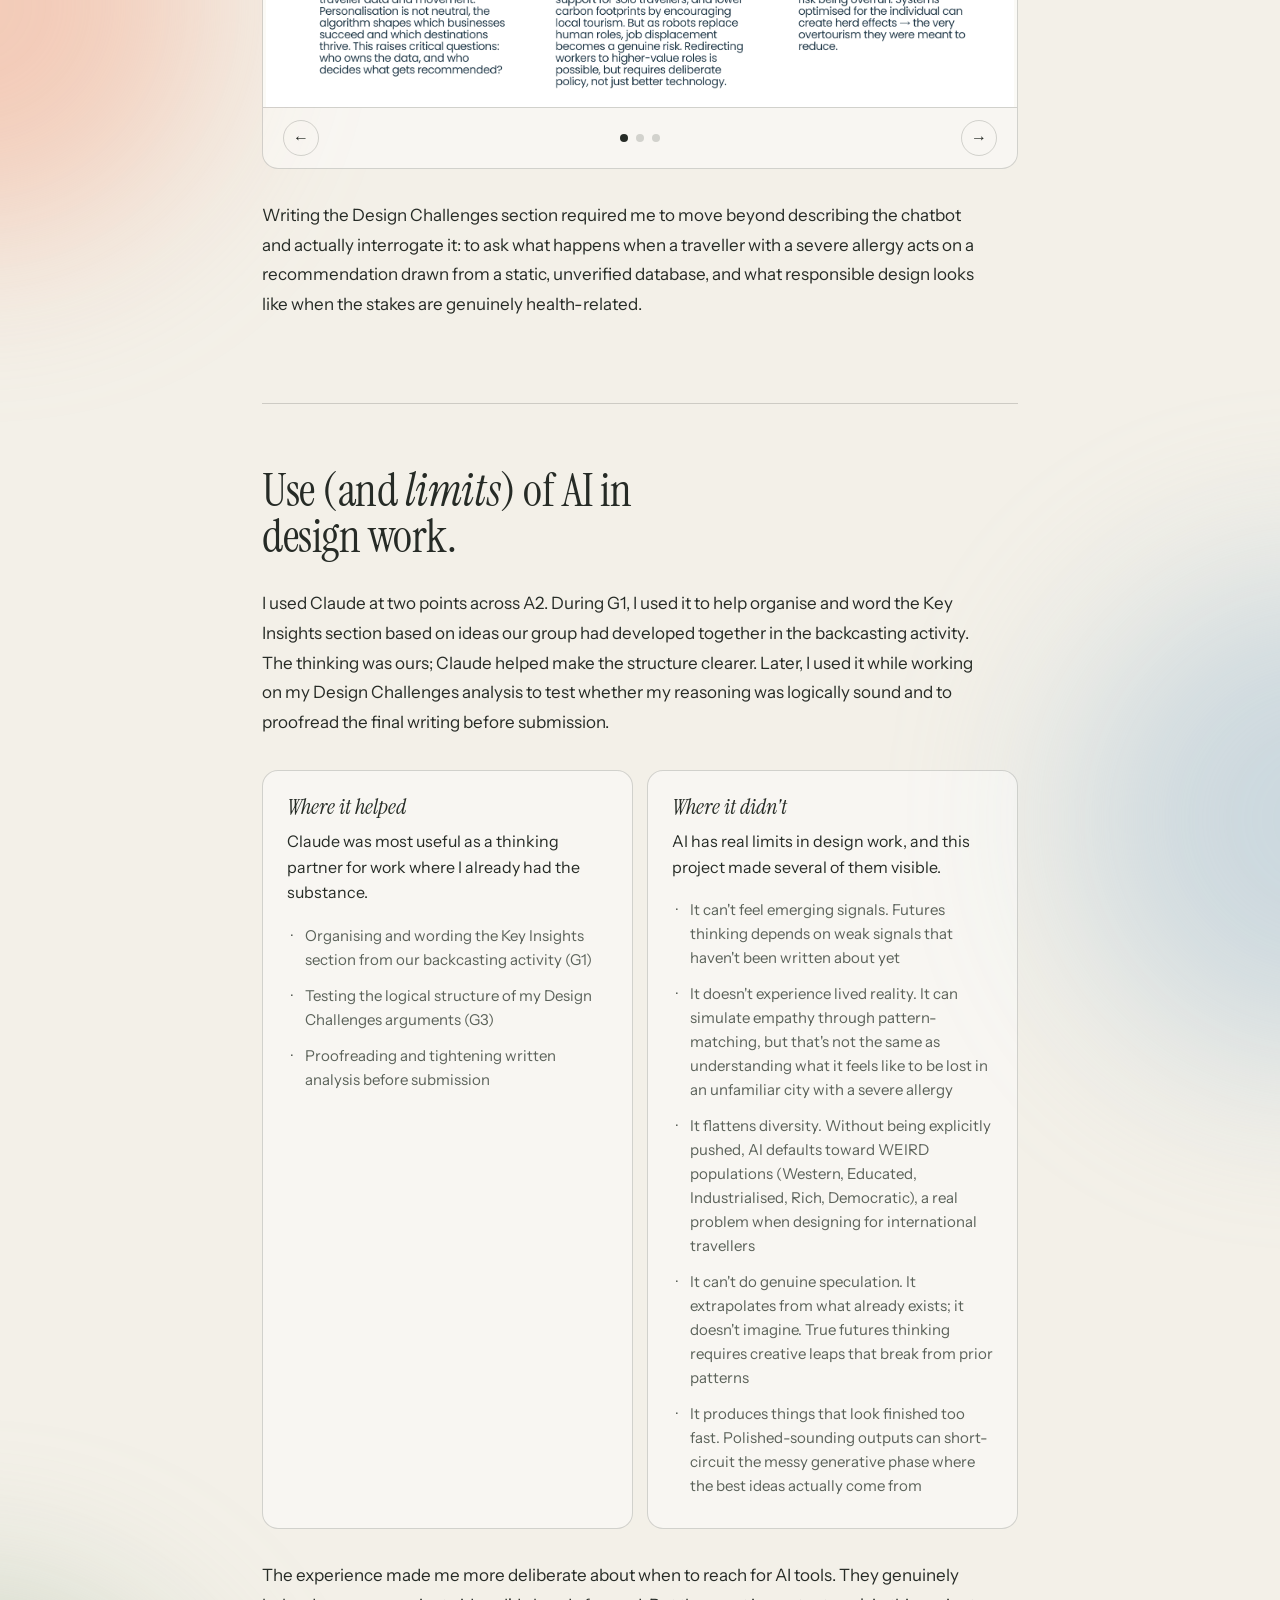
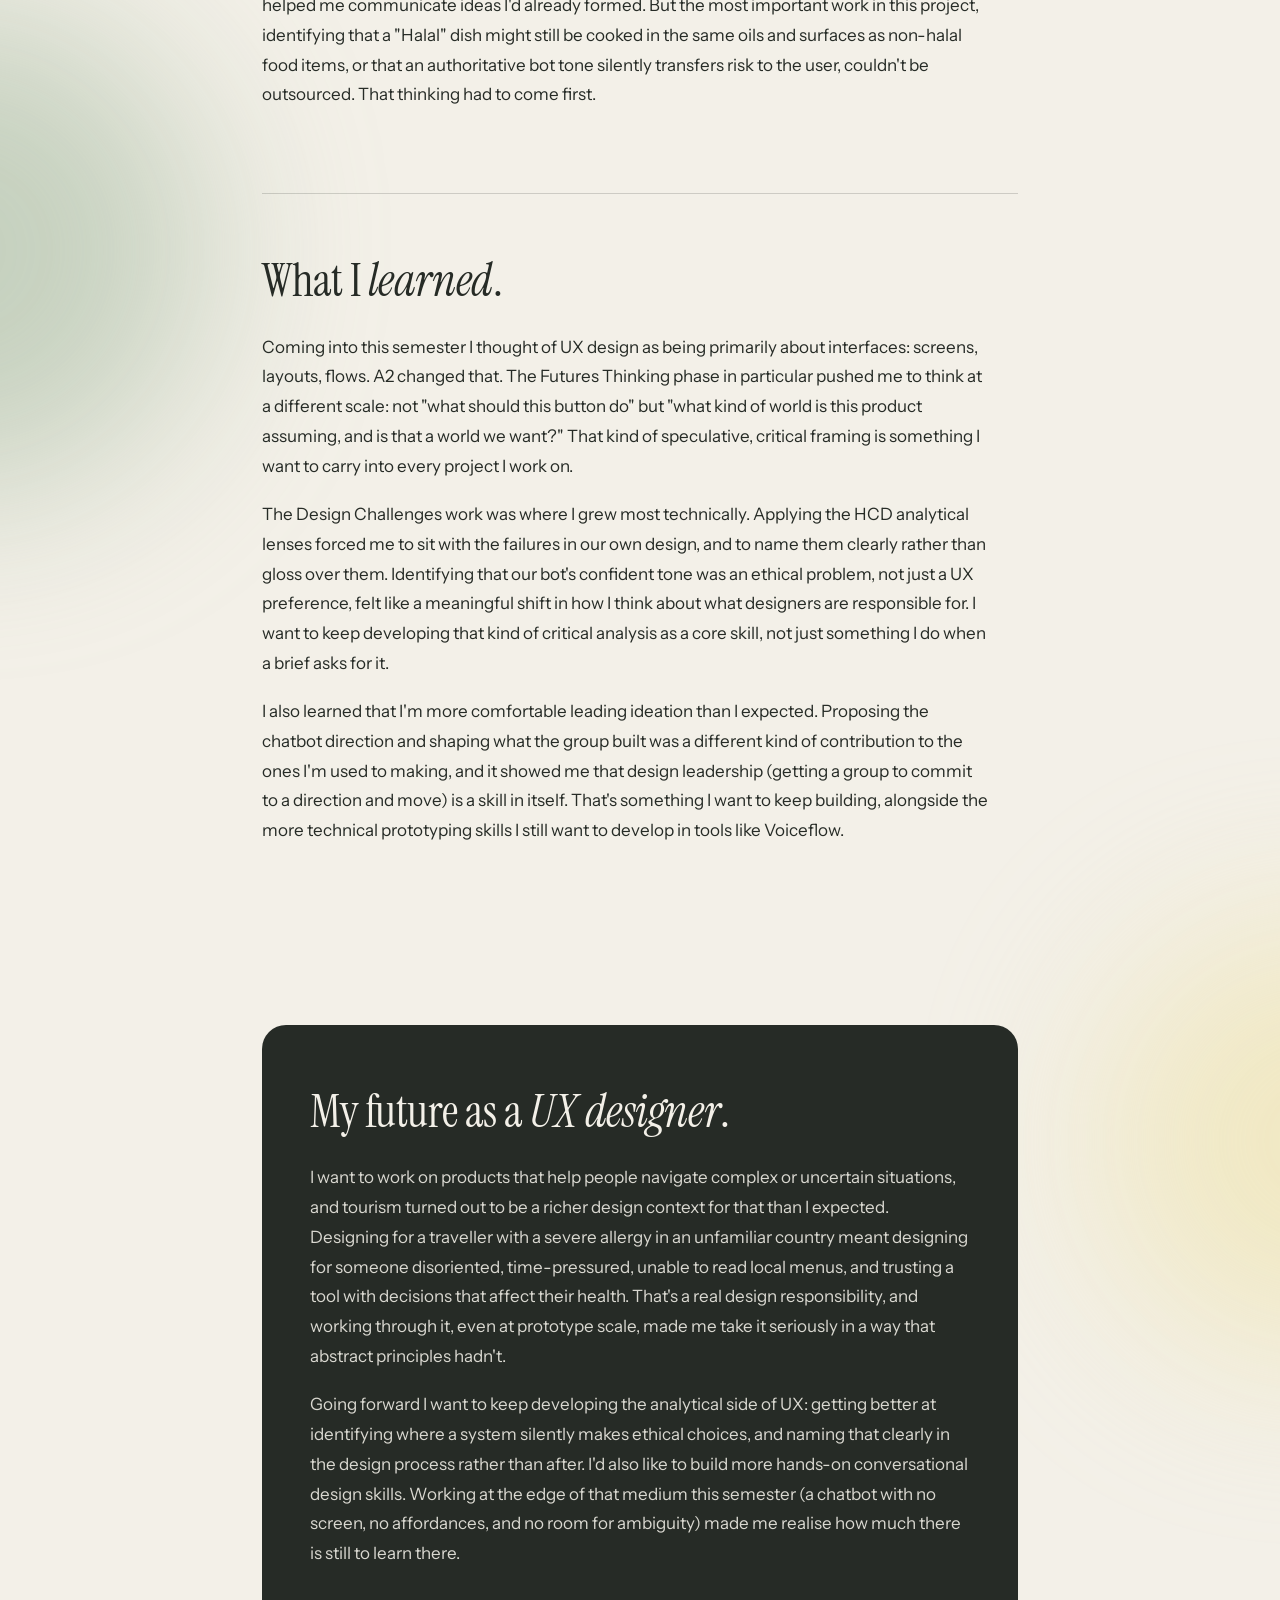
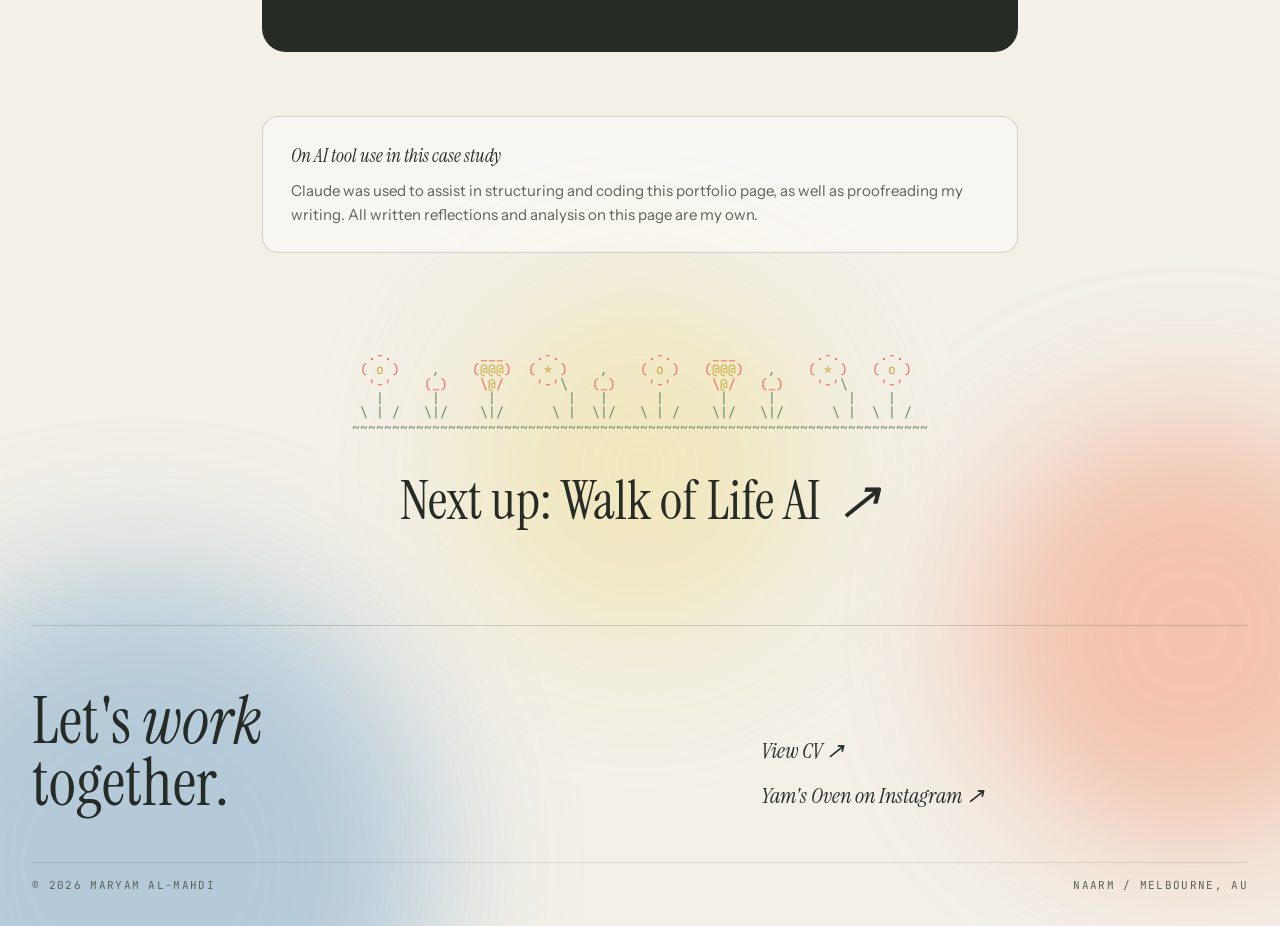
<file: case-studies/futures-thinking.html>
<!DOCTYPE html>
<html lang="en">
<head>
<meta charset="UTF-8">
<meta name="viewport" content="width=device-width, initial-scale=1.0">
<title>Futures Thinking (AIP) · Case Study · Maryam Al-Mahdi</title>
<link rel="icon" href="../favicon.ico" sizes="any">
<link rel="icon" type="image/png" href="../images/icons/favicon.png">
<link rel="apple-touch-icon" href="../images/icons/apple-touch-icon.png">
<script>
  (function () {
    try {
      var t = localStorage.getItem("theme");
      if (t === "light" || t === "dark") document.documentElement.setAttribute("data-theme", t);
    } catch (e) {}
  })();
</script>
<link rel="preconnect" href="https://fonts.googleapis.com">
<link rel="preconnect" href="https://fonts.gstatic.com" crossorigin>
<link href="https://fonts.googleapis.com/css2?family=Instrument+Sans:ital,wght@0,400..700;1,400..700&family=Instrument+Serif:ital@0;1&family=JetBrains+Mono:wght@400;500&display=swap" rel="stylesheet">
<link rel="stylesheet" href="../css/styles.css">
</head>
<body class="page cs lit" data-page="work">

<!-- Colour field: drifting light behind the header, the page edges and the end of the page -->
<div class="page-glows" aria-hidden="true">
  <div class="glow a"></div><div class="glow b"></div><div class="glow c"></div>
  <div class="glow m1"></div><div class="glow m2"></div><div class="glow m3"></div><div class="glow m4"></div>
  <div class="glow z1"></div><div class="glow z2"></div><div class="glow z3"></div>
</div>

<div data-include="nav"></div>

<!-- BACK -->
<div class="back-bar">
  <a href="../index.html#work" class="back-link meta">← Back to work</a>
</div>

<!-- HERO -->
<section class="cs-hero">
  <pre class="ascii-lily" aria-hidden="true"></pre>
  <h1 class="cs-title">
    Futures <span class="script">Thinking</span>.
  </h1>


  <div class="cs-meta">
    <div class="cs-meta-cell">
      <p class="label">Role</p>
      <p class="value">Visual Design, Research, Ideator</p>
    </div>
    <div class="cs-meta-cell">
      <p class="label">Timeline</p>
      <p class="value">Semester 1, 2026</p>
    </div>
    <div class="cs-meta-cell">
      <p class="label">Tools</p>
      <p class="value">Figma, Voiceflow, Claude, Canva</p>
    </div>
    <div class="cs-meta-cell">
      <p class="label">Context</p>
      <p class="value">University of Melbourne <em>INFO30005 Advanced Interface Prototyping, Assignment 2</em></p>
    </div>
  </div>
</section>

<!-- COVER (add one later):
<div class="cs-cover">
  <div class="cs-cover-inner">
    <img src="cover.jpg" alt="..." style="width:100%;height:100%;object-fit:cover;">
  </div>
</div>
-->

<!-- CONTENT -->
<div class="cs-content">

  <!-- 01: PROJECT CONTEXT -->
  <section class="cs-section reveal">
    <h2 class="cs-h2">What we were exploring, and <span class="script">why</span>.</h2>
    <div class="cs-prose">
      <p>Assignment 2 explored the problem space of <em>travel and tourism</em>, specifically how technology might reshape travel experiences over the next decade. We began with Futures Thinking, developing forecasts like emotionally responsive travel planning and real-time decision-making systems for tourists. This fed into a Conceptual Design phase where we prototyped three non-screen technology proposals. Our final output was a working Voiceflow chatbot: a conversational AI assistant that helps travellers with dietary restrictions find safe food options abroad, focusing on Tokyo and Bangkok as initial destinations.</p>
    </div>
  </section>

  <!-- 02: MY CONTRIBUTION -->
  <section class="cs-section reveal">
    <h2 class="cs-h2">What <span class="script" style="margin-right: 0.2em;">I</span>&nbsp;brought to the team.</h2>

  
    <div class="contrib-slideshow">
      <div class="contrib-slides">
  
        <div class="contrib-slide active">
          <div class="contrib-text">
            <h3 class="contrib-title">Futures Thinking <span>A2.G1</span></h3>
            <p>I helped develop the group's Key Insights section, synthesising the team's ideas from our Week 6 backcasting activity into a coherent set of design implications for tourism.</p>
          </div>
          <div class="contrib-img">
            <img src="../images/futures-thinking/backcastinginsights.png" alt="Key insights slide synthesised from the group's Week 6 backcasting activity">
          </div>
        </div>
  
        <div class="contrib-slide">
          <div class="contrib-text">
            <h3 class="contrib-title">Conceptual Design <span>A2.G2</span></h3>
            <p>I proposed the <em>FamilyRide Shuttle</em>, an autonomous tourist transport concept designed to help families navigate unfamiliar cities without the stress of public transit or ride-hailing.</p>
          </div>
          <div class="contrib-img">
            <img src="../images/futures-thinking/familyshuttle.png" alt="FamilyRide Shuttle concept: an autonomous tourist shuttle for families">
          </div>
        </div>
  
        <div class="contrib-slide">
          <div class="contrib-text">
            <h3 class="contrib-title">Refined Prototype <span>A2.G3</span></h3>
            <p>I led ideation for the dietary travel chatbot concept and wrote the <em>Design Challenges</em> section (30% of the group mark), applying HCD analytical lenses to identify three critical challenges: cross-contamination gaps in the knowledge base, passive acceptance of health-critical recommendations, and lack of uncertainty signalling.</p>
          </div>
          <div class="contrib-img">
            <img src="../images/futures-thinking/challenges1.png" alt="Design Challenges analysis of the dietary travel chatbot">
          </div>
        </div>
  
      </div>
  
      <div class="contrib-nav">
        <button class="contrib-btn prev" aria-label="Previous">←</button>
        <div class="contrib-dots">
          <span class="contrib-dot active"></span>
          <span class="contrib-dot"></span>
          <span class="contrib-dot"></span>
        </div>
        <button class="contrib-btn next" aria-label="Next">→</button>
      </div>
    </div>
  
    <div class="cs-prose" style="margin-top: 2rem;">
      <p>Writing the Design Challenges section required me to move beyond describing the chatbot and actually interrogate it: to ask what happens when a traveller with a severe allergy acts on a recommendation drawn from a static, unverified database, and what responsible design looks like when the stakes are genuinely health-related.</p>
    </div>
  </section>


  <!-- 03: AI IN DESIGN -->
  <section class="cs-section reveal">
    <h2 class="cs-h2"> Use (and <span class="script">limits</span>) of AI in design work.</h2>
    <div class="cs-prose">
      <p>I used Claude at two points across A2. During G1, I used it to help organise and word the Key Insights section based on ideas our group had developed together in the backcasting activity. The thinking was ours; Claude helped make the structure clearer. Later, I used it while working on my Design Challenges analysis to test whether my reasoning was logically sound and to proofread the final writing before submission.</p>
    </div>

    <div class="ai-balance">
      <div class="ai-col helpful">
        <h3 class="ai-col-title">Where it helped</h3>
        <p>Claude was most useful as a thinking partner for work where I already had the substance.</p>
        <ul>
          <li>Organising and wording the Key Insights section from our backcasting activity (G1)</li>
          <li>Testing the logical structure of my Design Challenges arguments (G3)</li>
          <li>Proofreading and tightening written analysis before submission</li>
        </ul>
      </div>

      <div class="ai-col unhelpful">
        <h3 class="ai-col-title">Where it didn't</h3>
        <p>AI has real limits in design work, and this project made several of them visible.</p>
        <ul>
          <li>It can't feel emerging signals. Futures thinking depends on weak signals that haven't been written about yet</li>
          <li>It doesn't experience lived reality. It can simulate empathy through pattern-matching, but that's not the same as understanding what it feels like to be lost in an unfamiliar city with a severe allergy</li>
          <li>It flattens diversity. Without being explicitly pushed, AI defaults toward WEIRD populations (Western, Educated, Industrialised, Rich, Democratic), a real problem when designing for international travellers</li>
          <li>It can't do genuine speculation. It extrapolates from what already exists; it doesn't imagine. True futures thinking requires creative leaps that break from prior patterns</li>
          <li>It produces things that look finished too fast. Polished-sounding outputs can short-circuit the messy generative phase where the best ideas actually come from</li>
        </ul>
      </div>
    </div>

    <div class="cs-prose">
      <p>The experience made me more deliberate about when to reach for AI tools. They genuinely helped me communicate ideas I'd already formed. But the most important work in this project, identifying that a "Halal" dish might still be cooked in the same oils and surfaces as non-halal food items, or that an authoritative bot tone silently transfers risk to the user, couldn't be outsourced. That thinking had to come first.</p>
    </div>
  </section>

  <!-- 04: REFLECTION -->
  <section class="cs-section reveal">
    <h2 class="cs-h2">What I <span class="script">learned</span>.</h2>
    <div class="cs-prose">
      <p>Coming into this semester I thought of UX design as being primarily about interfaces: screens, layouts, flows. A2 changed that. The Futures Thinking phase in particular pushed me to think at a different scale: not "what should this button do" but "what kind of world is this product assuming, and is that a world we want?" That kind of speculative, critical framing is something I want to carry into every project I work on.</p>
      
      <p>The Design Challenges work was where I grew most technically. Applying the HCD analytical lenses forced me to sit with the failures in our own design, and to name them clearly rather than gloss over them. Identifying that our bot's confident tone was an ethical problem, not just a UX preference, felt like a meaningful shift in how I think about what designers are responsible for. I want to keep developing that kind of critical analysis as a core skill, not just something I do when a brief asks for it.</p>
      
      <p>I also learned that I'm more comfortable leading ideation than I expected. Proposing the chatbot direction and shaping what the group built was a different kind of contribution to the ones I'm used to making, and it showed me that design leadership (getting a group to commit to a direction and move) is a skill in itself. That's something I want to keep building, alongside the more technical prototyping skills I still want to develop in tools like Voiceflow.</p>
    </div>
  </section>

</div>

<!-- META-REFLECTION (dark) -->
<div class="cs-content">
  <section class="cs-section reveal" style="border-bottom: none; padding-bottom: 0;">
    <div class="reflection">
      <div class="reflection-inner">
        <h2 class="cs-h2">My future as a <span class="script">UX designer</span>.</h2>
        <div class="cs-prose">
          <p>I want to work on products that help people navigate complex or uncertain situations, and tourism turned out to be a richer design context for that than I expected. Designing for a traveller with a severe allergy in an unfamiliar country meant designing for someone disoriented, time-pressured, unable to read local menus, and trusting a tool with decisions that affect their health. That's a real design responsibility, and working through it, even at prototype scale, made me take it seriously in a way that abstract principles hadn't.</p>

          <p>Going forward I want to keep developing the analytical side of UX: getting better at identifying where a system silently makes ethical choices, and naming that clearly in the design process rather than after. I'd also like to build more hands-on conversational design skills. Working at the edge of that medium this semester (a chatbot with no screen, no affordances, and no room for ambiguity) made me realise how much there is still to learn there.</p>
        </div>
      </div>
    </div>
  </section>
</div>

<!-- AI USE DECLARATION -->
<div class="ai-declaration">
  <div class="ai-declaration-inner">
    <h4>On AI tool use in this case study</h4>
    <p>Claude was used to assist in structuring and coding this portfolio page, as well as proofreading my writing. All written reflections and analysis on this page are my own.</p>
  </div>
</div>

<!-- NEXT PROJECT -->
<section class="next-project reveal">
<pre class="meadow sprig" aria-hidden="true">  <span class="p">.-.</span>           <span class="p">___</span>    <span class="p">.-.</span>           <span class="p">.-.</span>     <span class="p">___</span>          <span class="p">.-.</span>     <span class="p">.-.</span>
 <span class="p">(</span> <span class="c">o</span> <span class="p">)</span>    <span class="g">,</span>    <span class="p">(</span><span class="c">@@@</span><span class="p">)</span>  <span class="p">(</span> <span class="c">*</span> <span class="p">)</span>    <span class="g">,</span>    <span class="p">(</span> <span class="c">o</span> <span class="p">)</span>   <span class="p">(</span><span class="c">@@@</span><span class="p">)</span>   <span class="g">,</span>    <span class="p">(</span> <span class="c">*</span> <span class="p">)</span>   <span class="p">(</span> <span class="c">o</span> <span class="p">)</span>
  <span class="p">'-'</span>    <span class="p">(_)</span>    <span class="p">\</span><span class="c">@</span><span class="p">/</span>    <span class="p">'-'</span><span class="g">\</span>   <span class="p">(_)</span>    <span class="p">'-'</span>     <span class="p">\</span><span class="c">@</span><span class="p">/</span>   <span class="p">(_)</span>    <span class="p">'-'</span><span class="g">\</span>    <span class="p">'-'</span>
   <span class="g">|</span>      <span class="g">|</span>      <span class="g">|</span>         <span class="g">|</span>   <span class="g">|</span>      <span class="g">|</span>       <span class="g">|</span>     <span class="g">|</span>         <span class="g">|</span>    <span class="g">|</span>
 <span class="g">\</span> <span class="g">|</span> <span class="g">/</span>   <span class="g">\|/</span>    <span class="g">\|/</span>      <span class="g">\</span> <span class="g">|</span>  <span class="g">\|/</span>   <span class="g">\</span> <span class="g">|</span> <span class="g">/</span>    <span class="g">\|/</span>   <span class="g">\|/</span>      <span class="g">\</span> <span class="g">|</span>  <span class="g">\</span> <span class="g">|</span> <span class="g">/</span>
<span class="g">~~~~~~~~~~~~~~~~~~~~~~~~~~~~~~~~~~~~~~~~~~~~~~~~~~~~~~~~~~~~~~~~~~~~~~~~</span></pre>
  <a href="walk-of-life.html" class="next-link">
    Next up: Walk of Life AI <span class="arrow">↗</span>
  </a>
</section>

<div data-include="footer"></div>

<script src="../js/main.js"></script>
<script src="../js/include.js"></script>
</body>
</html>
</file>
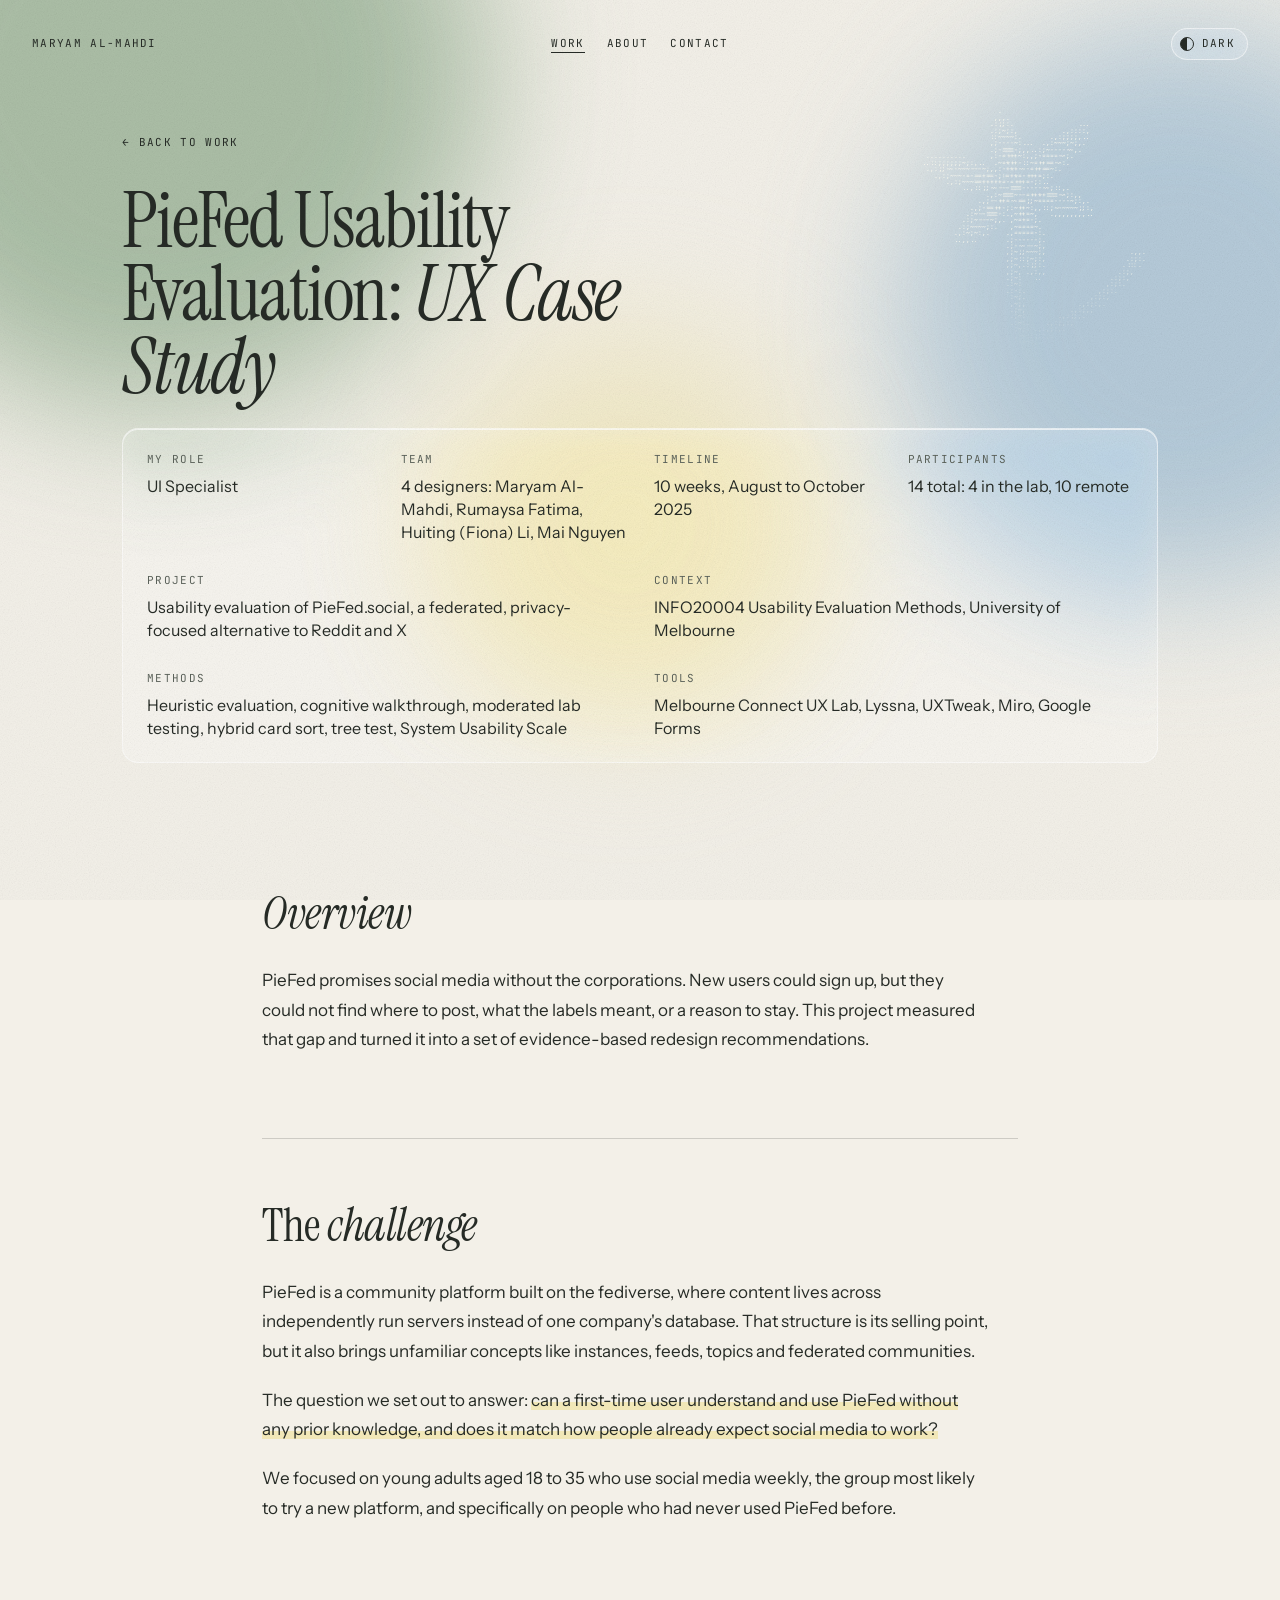
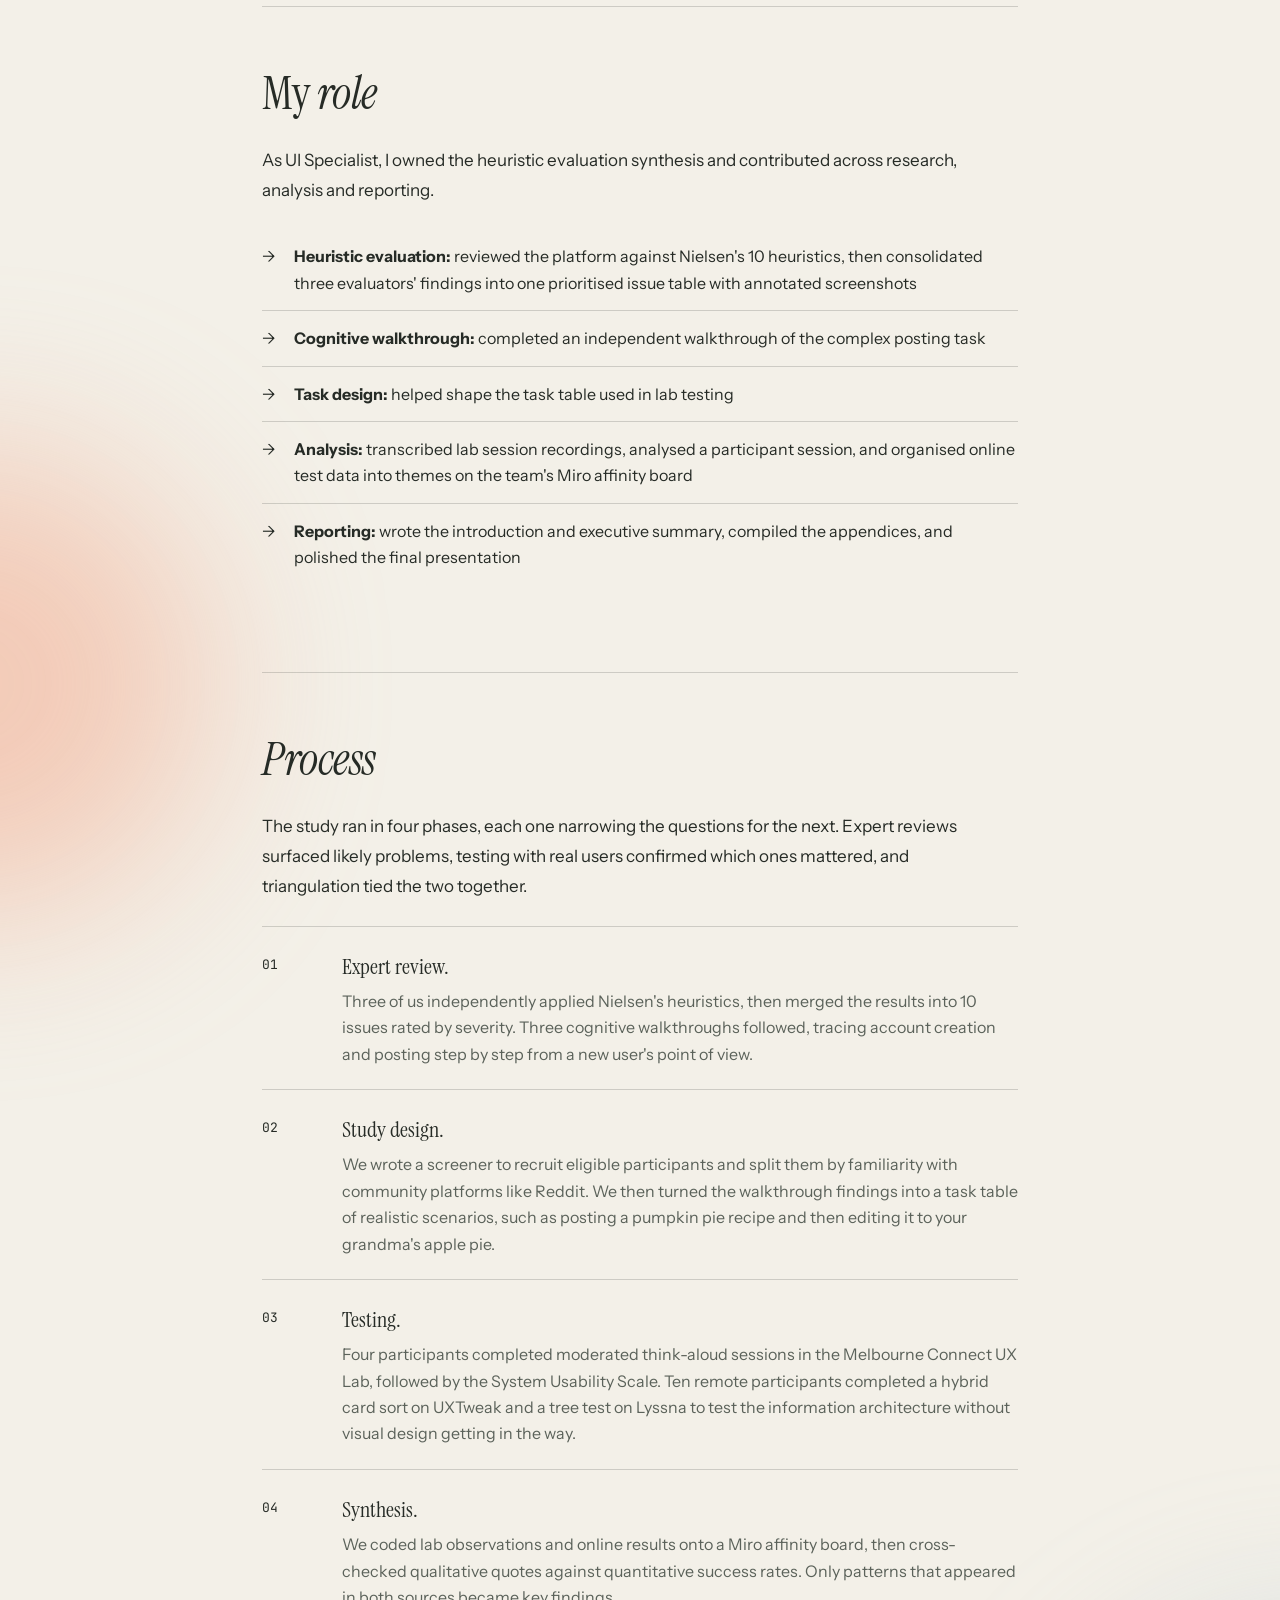
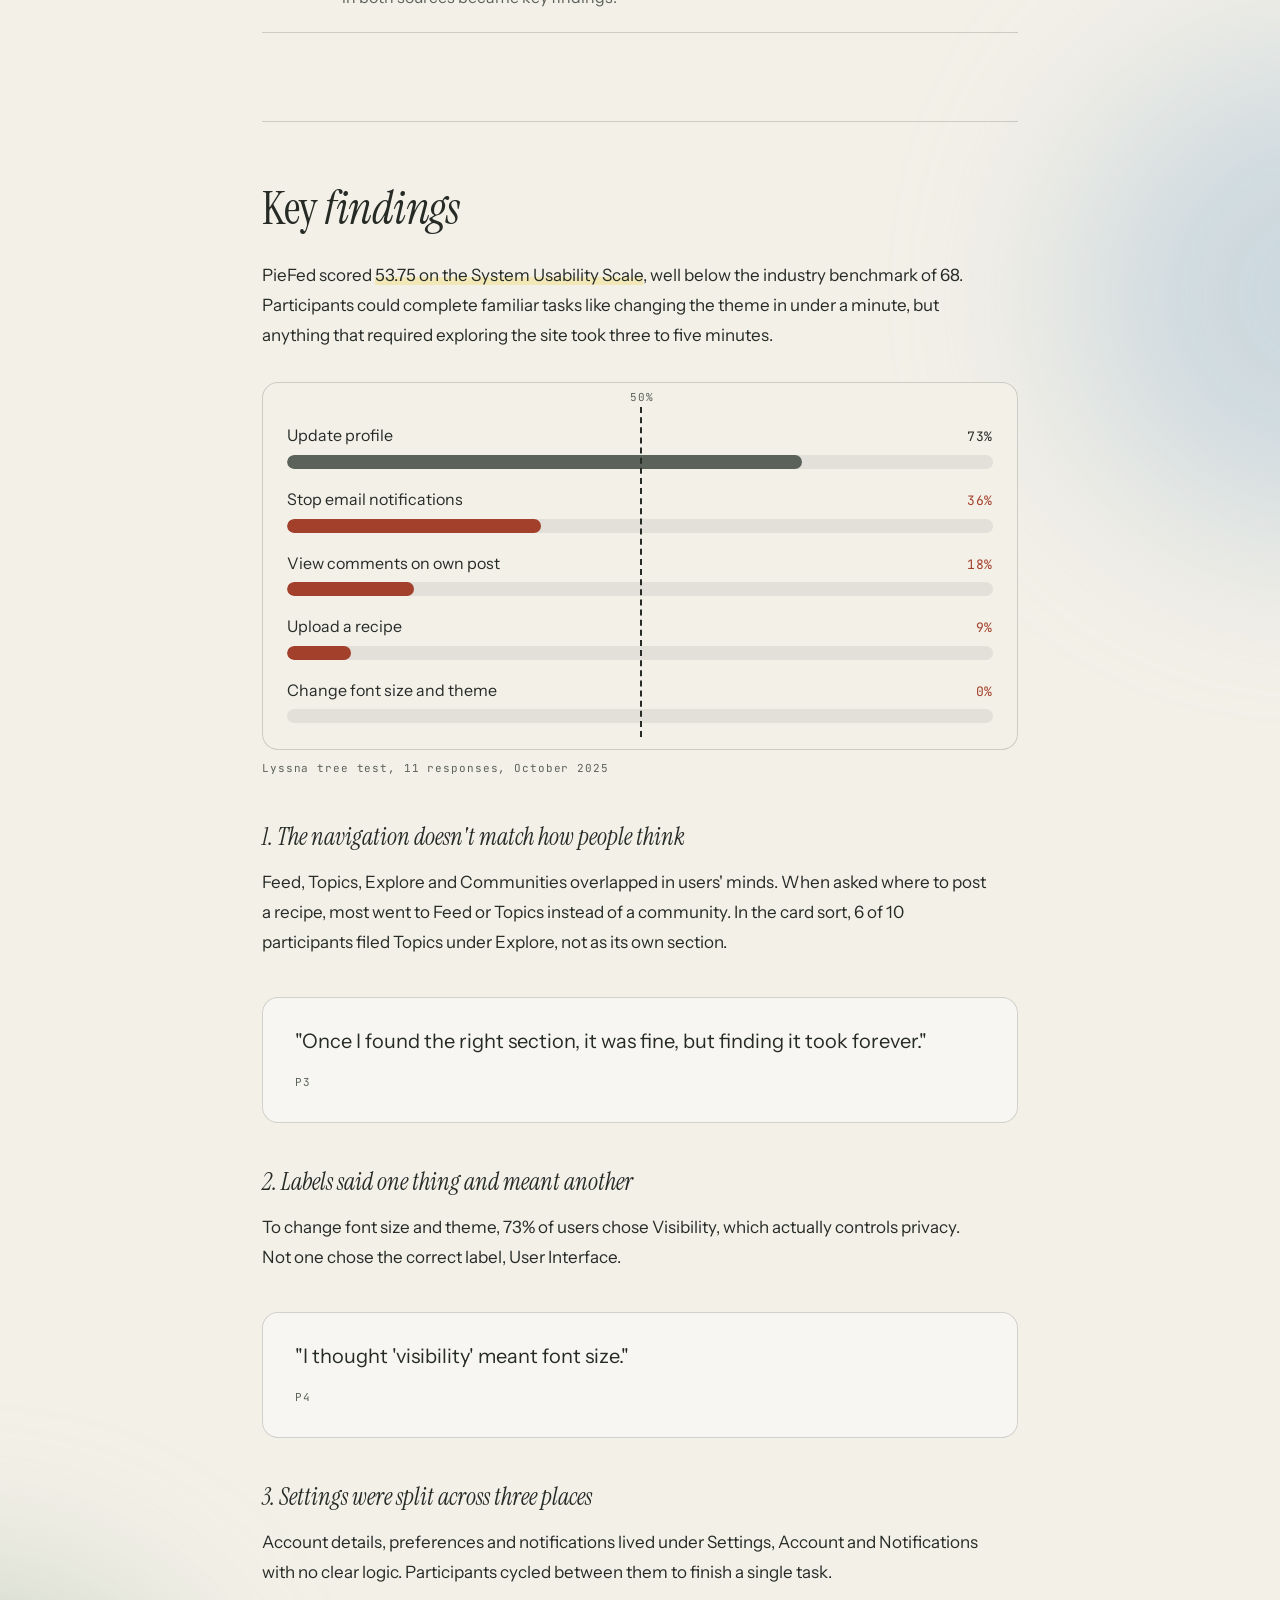
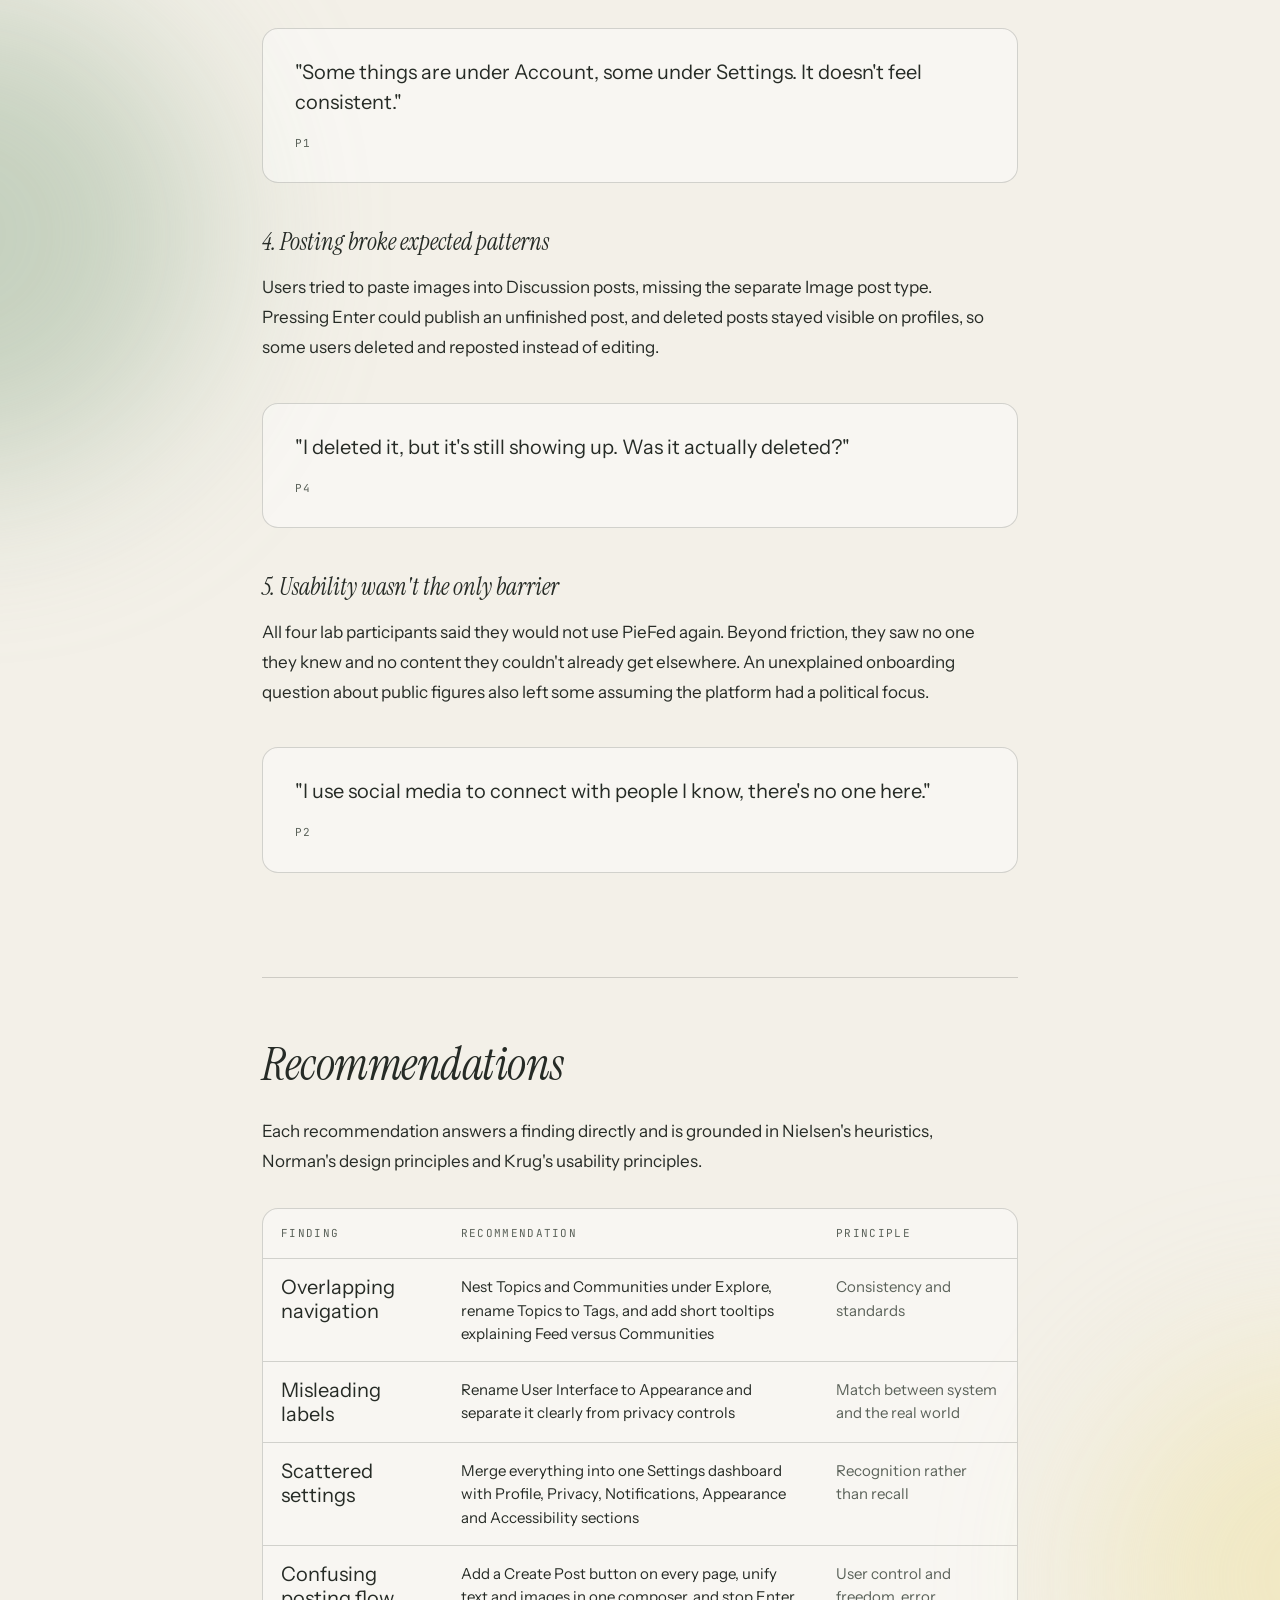
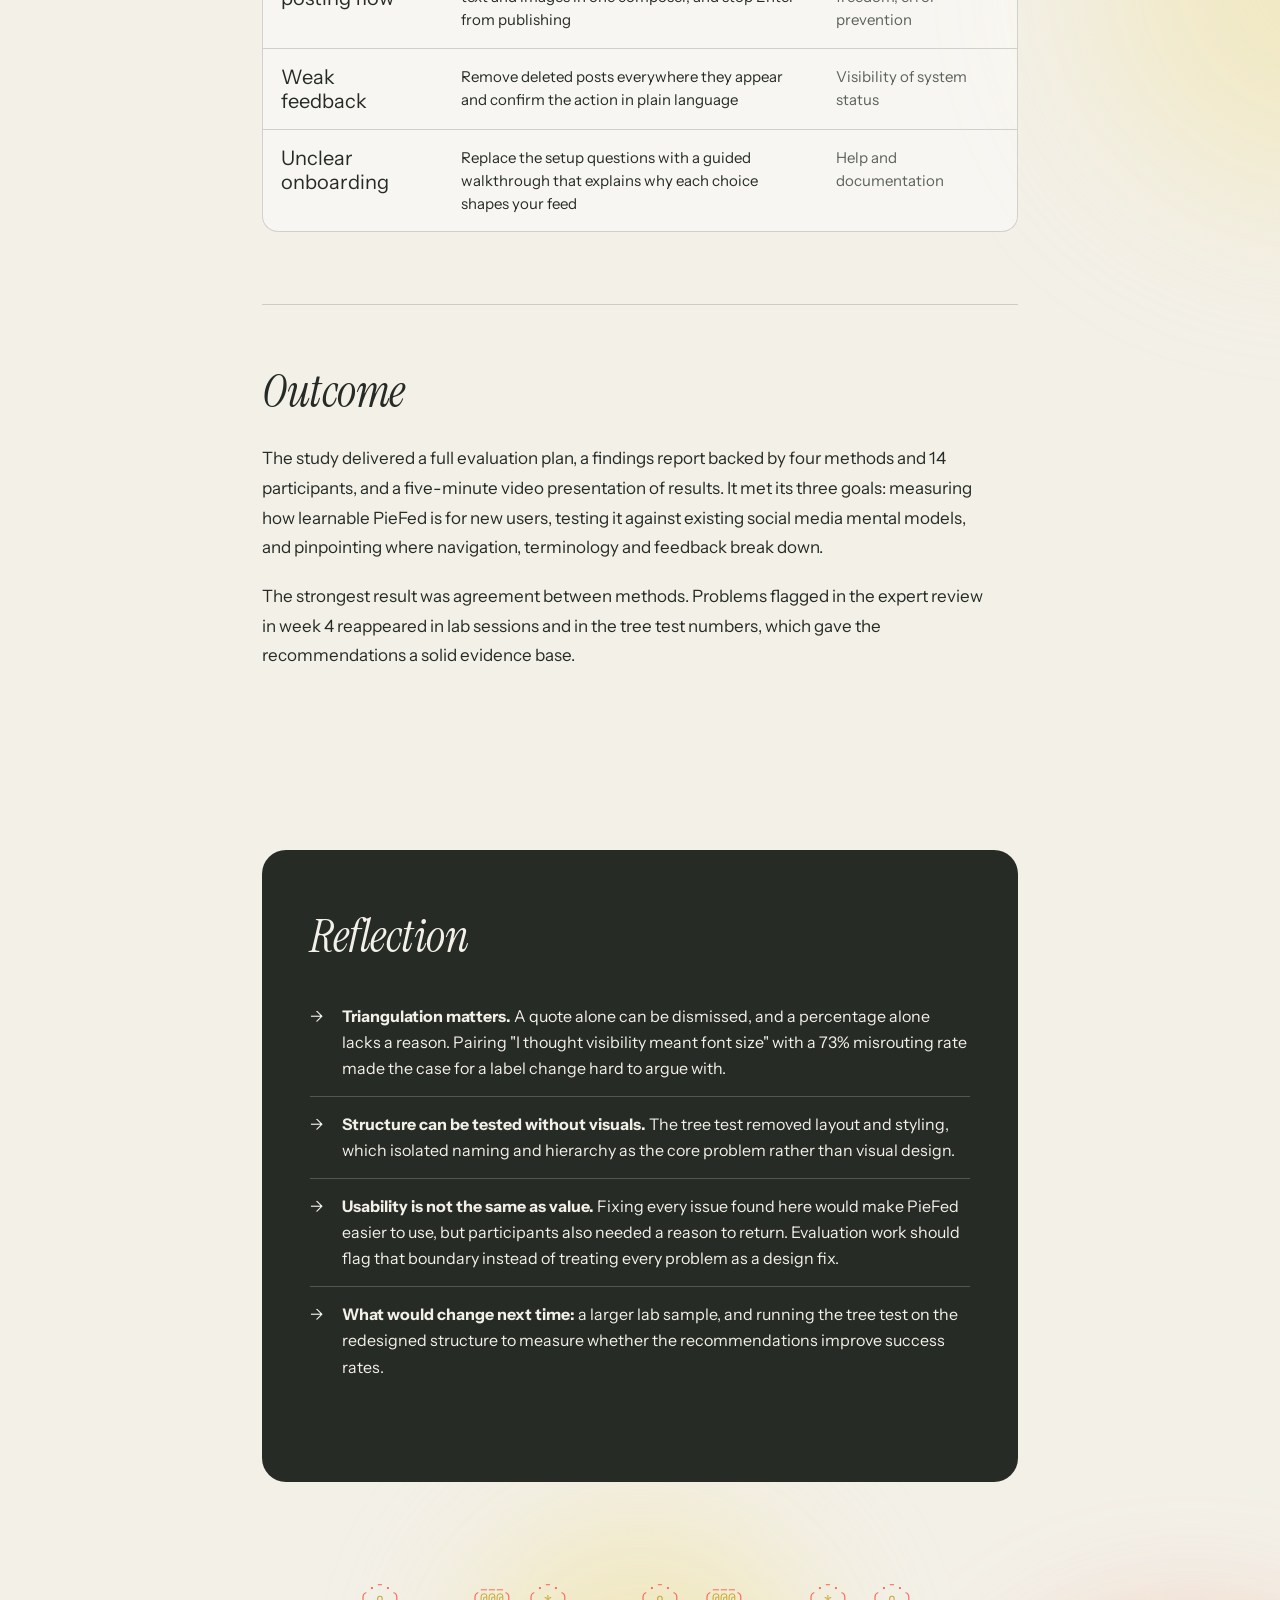
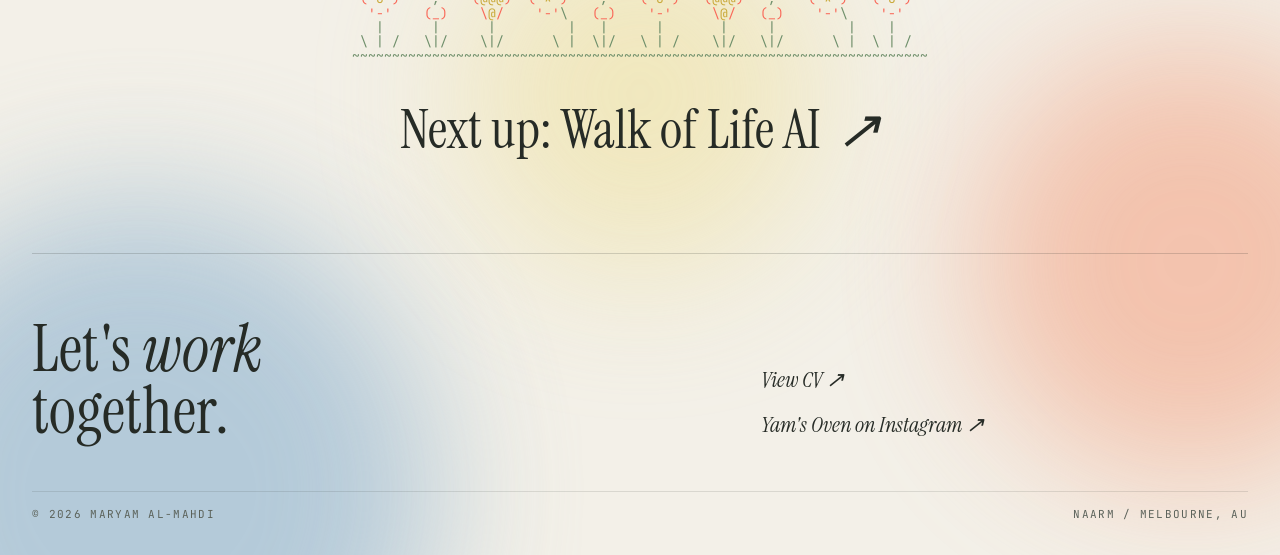
<file: case-studies/piefed.html>
<!DOCTYPE html>
<html lang="en">
<head>
<meta charset="UTF-8">
<meta name="viewport" content="width=device-width, initial-scale=1.0">
<title>PieFed Usability Evaluation · Case Study · Maryam Al-Mahdi</title>
<link rel="icon" href="../favicon.ico" sizes="any">
<link rel="icon" type="image/png" href="../images/icons/favicon.png">
<link rel="apple-touch-icon" href="../images/icons/apple-touch-icon.png">
<script>
  (function () {
    try {
      var t = localStorage.getItem("theme");
      if (t === "light" || t === "dark") document.documentElement.setAttribute("data-theme", t);
    } catch (e) {}
  })();
</script>
<link rel="preconnect" href="https://fonts.googleapis.com">
<link rel="preconnect" href="https://fonts.gstatic.com" crossorigin>
<link href="https://fonts.googleapis.com/css2?family=Instrument+Sans:ital,wght@0,400..700;1,400..700&family=Instrument+Serif:ital@0;1&family=JetBrains+Mono:wght@400;500&display=swap" rel="stylesheet">
<link rel="stylesheet" href="../css/styles.css">
</head>
<body class="page cs lit" data-page="work">

<!-- Colour field: drifting light behind the header, the page edges and the end of the page -->
<div class="page-glows" aria-hidden="true">
  <div class="glow a"></div><div class="glow b"></div><div class="glow c"></div>
  <div class="glow m1"></div><div class="glow m2"></div><div class="glow m3"></div><div class="glow m4"></div>
  <div class="glow z1"></div><div class="glow z2"></div><div class="glow z3"></div>
</div>

<div data-include="nav"></div>

<!-- BACK -->
<div class="back-bar">
  <a href="../index.html#work" class="back-link meta">← Back to work</a>
</div>

<!-- HERO + PROJECT SNAPSHOT -->
<section class="cs-hero">
  <pre class="ascii-lily" aria-hidden="true"></pre>
  <h1 class="cs-title">
    PieFed Usability Evaluation: <span class="script">UX Case Study</span>
  </h1>

  <div class="cs-meta cs-snapshot">
    <div class="cs-meta-cell">
      <p class="label">My role</p>
      <p class="value">UI Specialist</p>
    </div>
    <div class="cs-meta-cell">
      <p class="label">Team</p>
      <p class="value">4 designers: Maryam Al-Mahdi, Rumaysa Fatima, Huiting (Fiona) Li, Mai Nguyen</p>
    </div>
    <div class="cs-meta-cell">
      <p class="label">Timeline</p>
      <p class="value">10 weeks, August to October 2025</p>
    </div>
    <div class="cs-meta-cell">
      <p class="label">Participants</p>
      <p class="value">14 total: 4 in the lab, 10 remote</p>
    </div>
    <div class="cs-meta-cell span-2">
      <p class="label">Project</p>
      <p class="value">Usability evaluation of PieFed.social, a federated, privacy-focused alternative to Reddit and X</p>
    </div>
    <div class="cs-meta-cell span-2">
      <p class="label">Context</p>
      <p class="value">INFO20004 Usability Evaluation Methods, University of Melbourne</p>
    </div>
    <div class="cs-meta-cell span-2">
      <p class="label">Methods</p>
      <p class="value">Heuristic evaluation, cognitive walkthrough, moderated lab testing, hybrid card sort, tree test, System Usability Scale</p>
    </div>
    <div class="cs-meta-cell span-2">
      <p class="label">Tools</p>
      <p class="value">Melbourne Connect UX Lab, Lyssna, UXTweak, Miro, Google Forms</p>
    </div>
  </div>
</section>

<!-- CONTENT -->
<div class="cs-content">

  <!-- OVERVIEW -->
  <section class="cs-section reveal">
    <h2 class="cs-h2"><span class="script">Overview</span></h2>
    <div class="cs-prose">
      <p>PieFed promises social media without the corporations. New users could sign up, but they could not find where to post, what the labels meant, or a reason to stay. This project measured that gap and turned it into a set of evidence-based redesign recommendations.</p>
    </div>
  </section>

  <!-- THE CHALLENGE -->
  <section class="cs-section reveal">
    <h2 class="cs-h2">The <span class="script">challenge</span></h2>
    <div class="cs-prose">
      <p>PieFed is a community platform built on the fediverse, where content lives across independently run servers instead of one company's database. That structure is its selling point, but it also brings unfamiliar concepts like instances, feeds, topics and federated communities.</p>
      <p>The question we set out to answer: <strong>can a first-time user understand and use PieFed without any prior knowledge, and does it match how people already expect social media to work?</strong></p>
      <p>We focused on young adults aged 18 to 35 who use social media weekly, the group most likely to try a new platform, and specifically on people who had never used PieFed before.</p>
    </div>
  </section>

  <!-- MY ROLE -->
  <section class="cs-section reveal">
    <h2 class="cs-h2">My <span class="script">role</span></h2>
    <div class="cs-prose">
      <p>As UI Specialist, I owned the heuristic evaluation synthesis and contributed across research, analysis and reporting.</p>
    </div>
    <ul class="findings">
      <li><strong>Heuristic evaluation:</strong> reviewed the platform against Nielsen's 10 heuristics, then consolidated three evaluators' findings into one prioritised issue table with annotated screenshots</li>
      <li><strong>Cognitive walkthrough:</strong> completed an independent walkthrough of the complex posting task</li>
      <li><strong>Task design:</strong> helped shape the task table used in lab testing</li>
      <li><strong>Analysis:</strong> transcribed lab session recordings, analysed a participant session, and organised online test data into themes on the team's Miro affinity board</li>
      <li><strong>Reporting:</strong> wrote the introduction and executive summary, compiled the appendices, and polished the final presentation</li>
    </ul>
  </section>

  <!-- PROCESS -->
  <section class="cs-section reveal">
    <h2 class="cs-h2"><span class="script">Process</span></h2>
    <div class="cs-prose">
      <p>The study ran in four phases, each one narrowing the questions for the next. Expert reviews surfaced likely problems, testing with real users confirmed which ones mattered, and triangulation tied the two together.</p>
    </div>
    <div class="process">
      <div class="process-step">
        <span class="process-num">01</span>
        <div>
          <h4>Expert review.</h4>
          <p>Three of us independently applied Nielsen's heuristics, then merged the results into 10 issues rated by severity. Three cognitive walkthroughs followed, tracing account creation and posting step by step from a new user's point of view.</p>
        </div>
      </div>
      <div class="process-step">
        <span class="process-num">02</span>
        <div>
          <h4>Study design.</h4>
          <p>We wrote a screener to recruit eligible participants and split them by familiarity with community platforms like Reddit. We then turned the walkthrough findings into a task table of realistic scenarios, such as posting a pumpkin pie recipe and then editing it to your grandma's apple pie.</p>
        </div>
      </div>
      <div class="process-step">
        <span class="process-num">03</span>
        <div>
          <h4>Testing.</h4>
          <p>Four participants completed moderated think-aloud sessions in the Melbourne Connect UX Lab, followed by the System Usability Scale. Ten remote participants completed a hybrid card sort on UXTweak and a tree test on Lyssna to test the information architecture without visual design getting in the way.</p>
        </div>
      </div>
      <div class="process-step">
        <span class="process-num">04</span>
        <div>
          <h4>Synthesis.</h4>
          <p>We coded lab observations and online results onto a Miro affinity board, then cross-checked qualitative quotes against quantitative success rates. Only patterns that appeared in both sources became key findings.</p>
        </div>
      </div>
    </div>
  </section>

  <!-- KEY FINDINGS -->
  <section class="cs-section reveal">
    <h2 class="cs-h2">Key <span class="script">findings</span></h2>
    <div class="cs-prose">
      <p>PieFed scored <strong>53.75 on the System Usability Scale</strong>, well below the industry benchmark of 68. Participants could complete familiar tasks like changing the theme in under a minute, but anything that required exploring the site took three to five minutes.</p>
    </div>

    <!-- Tree test: share of participants who found the right path. Dashed line marks 50%. -->
    <figure class="cs-figure">
      <div class="bar-chart">
        <ul class="bar-chart-list">
        <li class="bar-row">
          <div class="bar-head"><span>Update profile</span><span class="bar-value">73%</span></div>
          <div class="bar-track" aria-hidden="true"><span class="bar-fill" style="width: 73%"></span></div>
        </li>
        <li class="bar-row fail">
          <div class="bar-head"><span>Stop email notifications</span><span class="bar-value">36%</span></div>
          <div class="bar-track" aria-hidden="true"><span class="bar-fill" style="width: 36%"></span></div>
        </li>
        <li class="bar-row fail">
          <div class="bar-head"><span>View comments on own post</span><span class="bar-value">18%</span></div>
          <div class="bar-track" aria-hidden="true"><span class="bar-fill" style="width: 18%"></span></div>
        </li>
        <li class="bar-row fail">
          <div class="bar-head"><span>Upload a recipe</span><span class="bar-value">9%</span></div>
          <div class="bar-track" aria-hidden="true"><span class="bar-fill" style="width: 9%"></span></div>
        </li>
        <li class="bar-row fail">
          <div class="bar-head"><span>Change font size and theme</span><span class="bar-value">0%</span></div>
          <div class="bar-track" aria-hidden="true"><span class="bar-fill" style="width: 0%"></span></div>
        </li>
        </ul>
        <div class="bar-line" aria-hidden="true"><span>50%</span></div>
      </div>
      <figcaption class="chart-caption">Lyssna tree test, 11 responses, October 2025</figcaption>
    </figure>

    <h3 class="cs-h3">1. The navigation doesn't match how people think</h3>
    <div class="cs-prose">
      <p>Feed, Topics, Explore and Communities overlapped in users' minds. When asked where to post a recipe, most went to Feed or Topics instead of a community. In the card sort, 6 of 10 participants filed Topics under Explore, not as its own section.</p>
    </div>
    <div class="pull-quote">
      <p>"Once I found the right section, it was fine, but finding it took forever."</p>
      <cite>P3</cite>
    </div>

    <h3 class="cs-h3">2. Labels said one thing and meant another</h3>
    <div class="cs-prose">
      <p>To change font size and theme, 73% of users chose Visibility, which actually controls privacy. Not one chose the correct label, User Interface.</p>
    </div>
    <div class="pull-quote">
      <p>"I thought 'visibility' meant font size."</p>
      <cite>P4</cite>
    </div>

    <h3 class="cs-h3">3. Settings were split across three places</h3>
    <div class="cs-prose">
      <p>Account details, preferences and notifications lived under Settings, Account and Notifications with no clear logic. Participants cycled between them to finish a single task.</p>
    </div>
    <div class="pull-quote">
      <p>"Some things are under Account, some under Settings. It doesn't feel consistent."</p>
      <cite>P1</cite>
    </div>

    <h3 class="cs-h3">4. Posting broke expected patterns</h3>
    <div class="cs-prose">
      <p>Users tried to paste images into Discussion posts, missing the separate Image post type. Pressing Enter could publish an unfinished post, and deleted posts stayed visible on profiles, so some users deleted and reposted instead of editing.</p>
    </div>
    <div class="pull-quote">
      <p>"I deleted it, but it's still showing up. Was it actually deleted?"</p>
      <cite>P4</cite>
    </div>

    <h3 class="cs-h3">5. Usability wasn't the only barrier</h3>
    <div class="cs-prose">
      <p>All four lab participants said they would not use PieFed again. Beyond friction, they saw no one they knew and no content they couldn't already get elsewhere. An unexplained onboarding question about public figures also left some assuming the platform had a political focus.</p>
    </div>
    <div class="pull-quote">
      <p>"I use social media to connect with people I know, there's no one here."</p>
      <cite>P2</cite>
    </div>
  </section>

  <!-- RECOMMENDATIONS -->
  <section class="cs-section reveal">
    <h2 class="cs-h2"><span class="script">Recommendations</span></h2>
    <div class="cs-prose">
      <p>Each recommendation answers a finding directly and is grounded in Nielsen's heuristics, Norman's design principles and Krug's usability principles.</p>
    </div>
    <table class="rec-table">
      <thead>
        <tr><th scope="col">Finding</th><th scope="col">Recommendation</th><th scope="col">Principle</th></tr>
      </thead>
      <tbody>
        <tr><td>Overlapping navigation</td><td data-label="Recommendation">Nest Topics and Communities under Explore, rename Topics to Tags, and add short tooltips explaining Feed versus Communities</td><td data-label="Principle">Consistency and standards</td></tr>
        <tr><td>Misleading labels</td><td data-label="Recommendation">Rename User Interface to Appearance and separate it clearly from privacy controls</td><td data-label="Principle">Match between system and the real world</td></tr>
        <tr><td>Scattered settings</td><td data-label="Recommendation">Merge everything into one Settings dashboard with Profile, Privacy, Notifications, Appearance and Accessibility sections</td><td data-label="Principle">Recognition rather than recall</td></tr>
        <tr><td>Confusing posting flow</td><td data-label="Recommendation">Add a Create Post button on every page, unify text and images in one composer, and stop Enter from publishing</td><td data-label="Principle">User control and freedom, error prevention</td></tr>
        <tr><td>Weak feedback</td><td data-label="Recommendation">Remove deleted posts everywhere they appear and confirm the action in plain language</td><td data-label="Principle">Visibility of system status</td></tr>
        <tr><td>Unclear onboarding</td><td data-label="Recommendation">Replace the setup questions with a guided walkthrough that explains why each choice shapes your feed</td><td data-label="Principle">Help and documentation</td></tr>
      </tbody>
    </table>
  </section>

  <!-- OUTCOME -->
  <section class="cs-section reveal">
    <h2 class="cs-h2"><span class="script">Outcome</span></h2>
    <div class="cs-prose">
      <p>The study delivered a full evaluation plan, a findings report backed by four methods and 14 participants, and a five-minute video presentation of results. It met its three goals: measuring how learnable PieFed is for new users, testing it against existing social media mental models, and pinpointing where navigation, terminology and feedback break down.</p>
      <p>The strongest result was agreement between methods. Problems flagged in the expert review in week 4 reappeared in lab sessions and in the tree test numbers, which gave the recommendations a solid evidence base.</p>
    </div>
  </section>

</div>

<!-- REFLECTION (dark) -->
<div class="cs-content">
  <section class="cs-section reveal" style="border-bottom: none; padding-bottom: 0;">
    <div class="reflection">
      <div class="reflection-inner">
        <h2 class="cs-h2"><span class="script">Reflection</span></h2>
        <ul class="findings">
      <li><strong>Triangulation matters.</strong> A quote alone can be dismissed, and a percentage alone lacks a reason. Pairing "I thought visibility meant font size" with a 73% misrouting rate made the case for a label change hard to argue with.</li>
      <li><strong>Structure can be tested without visuals.</strong> The tree test removed layout and styling, which isolated naming and hierarchy as the core problem rather than visual design.</li>
      <li><strong>Usability is not the same as value.</strong> Fixing every issue found here would make PieFed easier to use, but participants also needed a reason to return. Evaluation work should flag that boundary instead of treating every problem as a design fix.</li>
      <li><strong>What would change next time:</strong> a larger lab sample, and running the tree test on the redesigned structure to measure whether the recommendations improve success rates.</li>
        </ul>
      </div>
    </div>
  </section>
</div>

<!-- NEXT PROJECT -->
<section class="next-project reveal">
<pre class="meadow sprig" aria-hidden="true">  <span class="p">.-.</span>           <span class="p">___</span>    <span class="p">.-.</span>           <span class="p">.-.</span>     <span class="p">___</span>          <span class="p">.-.</span>     <span class="p">.-.</span>
 <span class="p">(</span> <span class="c">o</span> <span class="p">)</span>    <span class="g">,</span>    <span class="p">(</span><span class="c">@@@</span><span class="p">)</span>  <span class="p">(</span> <span class="c">*</span> <span class="p">)</span>    <span class="g">,</span>    <span class="p">(</span> <span class="c">o</span> <span class="p">)</span>   <span class="p">(</span><span class="c">@@@</span><span class="p">)</span>   <span class="g">,</span>    <span class="p">(</span> <span class="c">*</span> <span class="p">)</span>   <span class="p">(</span> <span class="c">o</span> <span class="p">)</span>
  <span class="p">'-'</span>    <span class="p">(_)</span>    <span class="p">\</span><span class="c">@</span><span class="p">/</span>    <span class="p">'-'</span><span class="g">\</span>   <span class="p">(_)</span>    <span class="p">'-'</span>     <span class="p">\</span><span class="c">@</span><span class="p">/</span>   <span class="p">(_)</span>    <span class="p">'-'</span><span class="g">\</span>    <span class="p">'-'</span>
   <span class="g">|</span>      <span class="g">|</span>      <span class="g">|</span>         <span class="g">|</span>   <span class="g">|</span>      <span class="g">|</span>       <span class="g">|</span>     <span class="g">|</span>         <span class="g">|</span>    <span class="g">|</span>
 <span class="g">\</span> <span class="g">|</span> <span class="g">/</span>   <span class="g">\|/</span>    <span class="g">\|/</span>      <span class="g">\</span> <span class="g">|</span>  <span class="g">\|/</span>   <span class="g">\</span> <span class="g">|</span> <span class="g">/</span>    <span class="g">\|/</span>   <span class="g">\|/</span>      <span class="g">\</span> <span class="g">|</span>  <span class="g">\</span> <span class="g">|</span> <span class="g">/</span>
<span class="g">~~~~~~~~~~~~~~~~~~~~~~~~~~~~~~~~~~~~~~~~~~~~~~~~~~~~~~~~~~~~~~~~~~~~~~~~</span></pre>
  <a href="walk-of-life.html" class="next-link">
    Next up: Walk of Life AI <span class="arrow">↗</span>
  </a>
</section>

<div data-include="footer"></div>

<script src="../js/main.js"></script>
<script src="../js/include.js"></script>
</body>
</html>
</file>
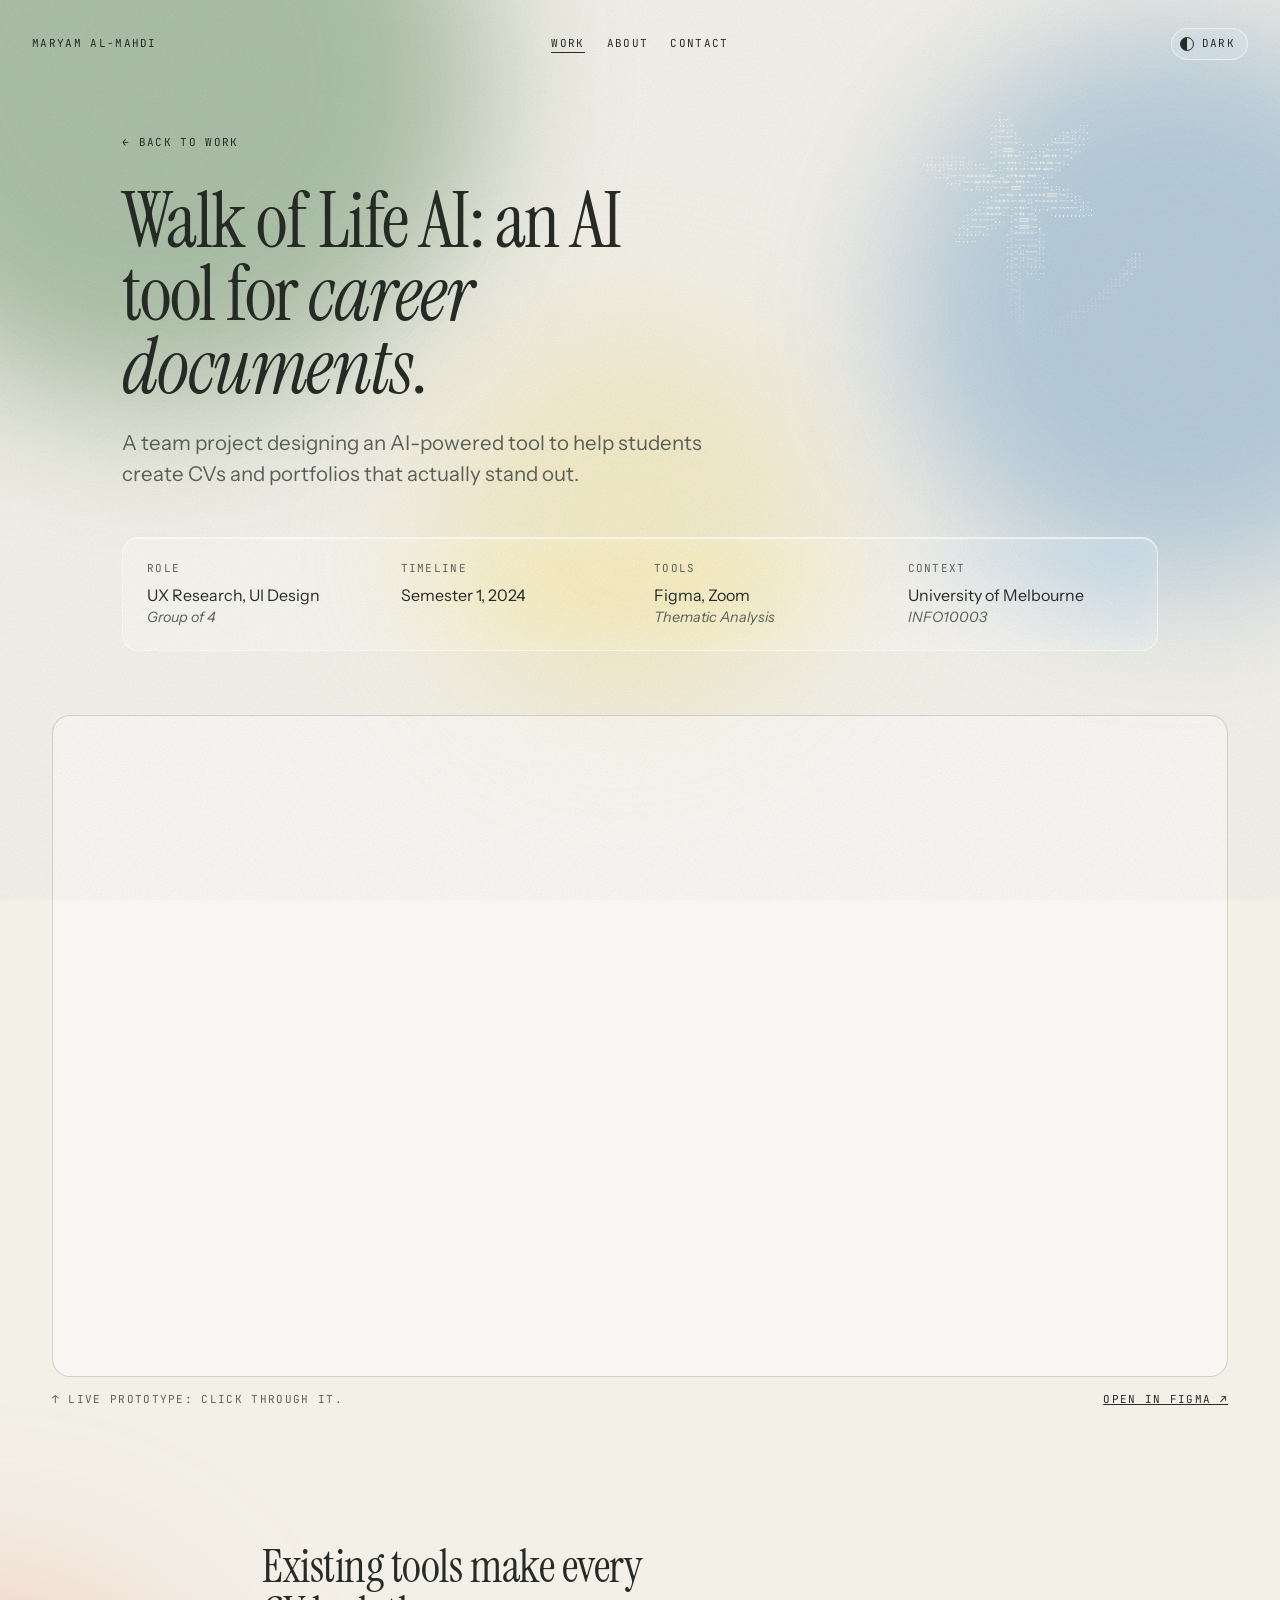
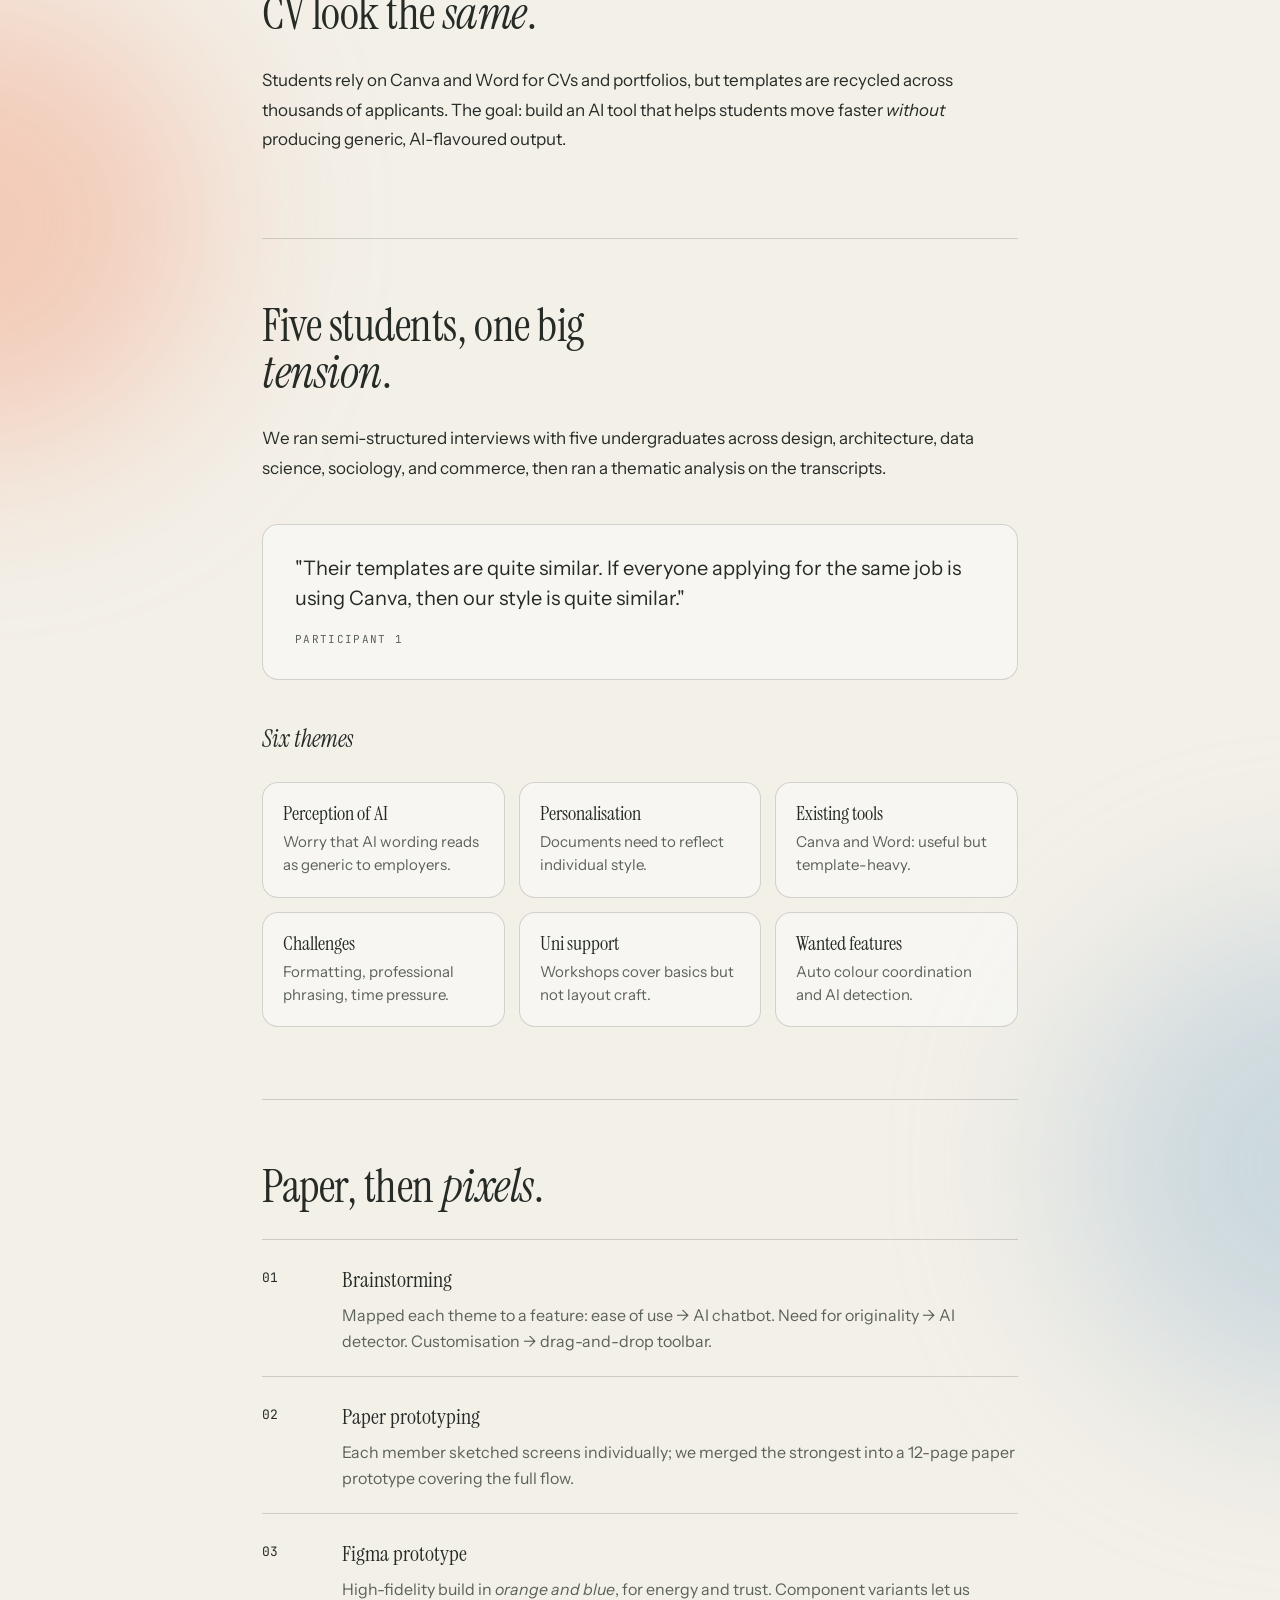
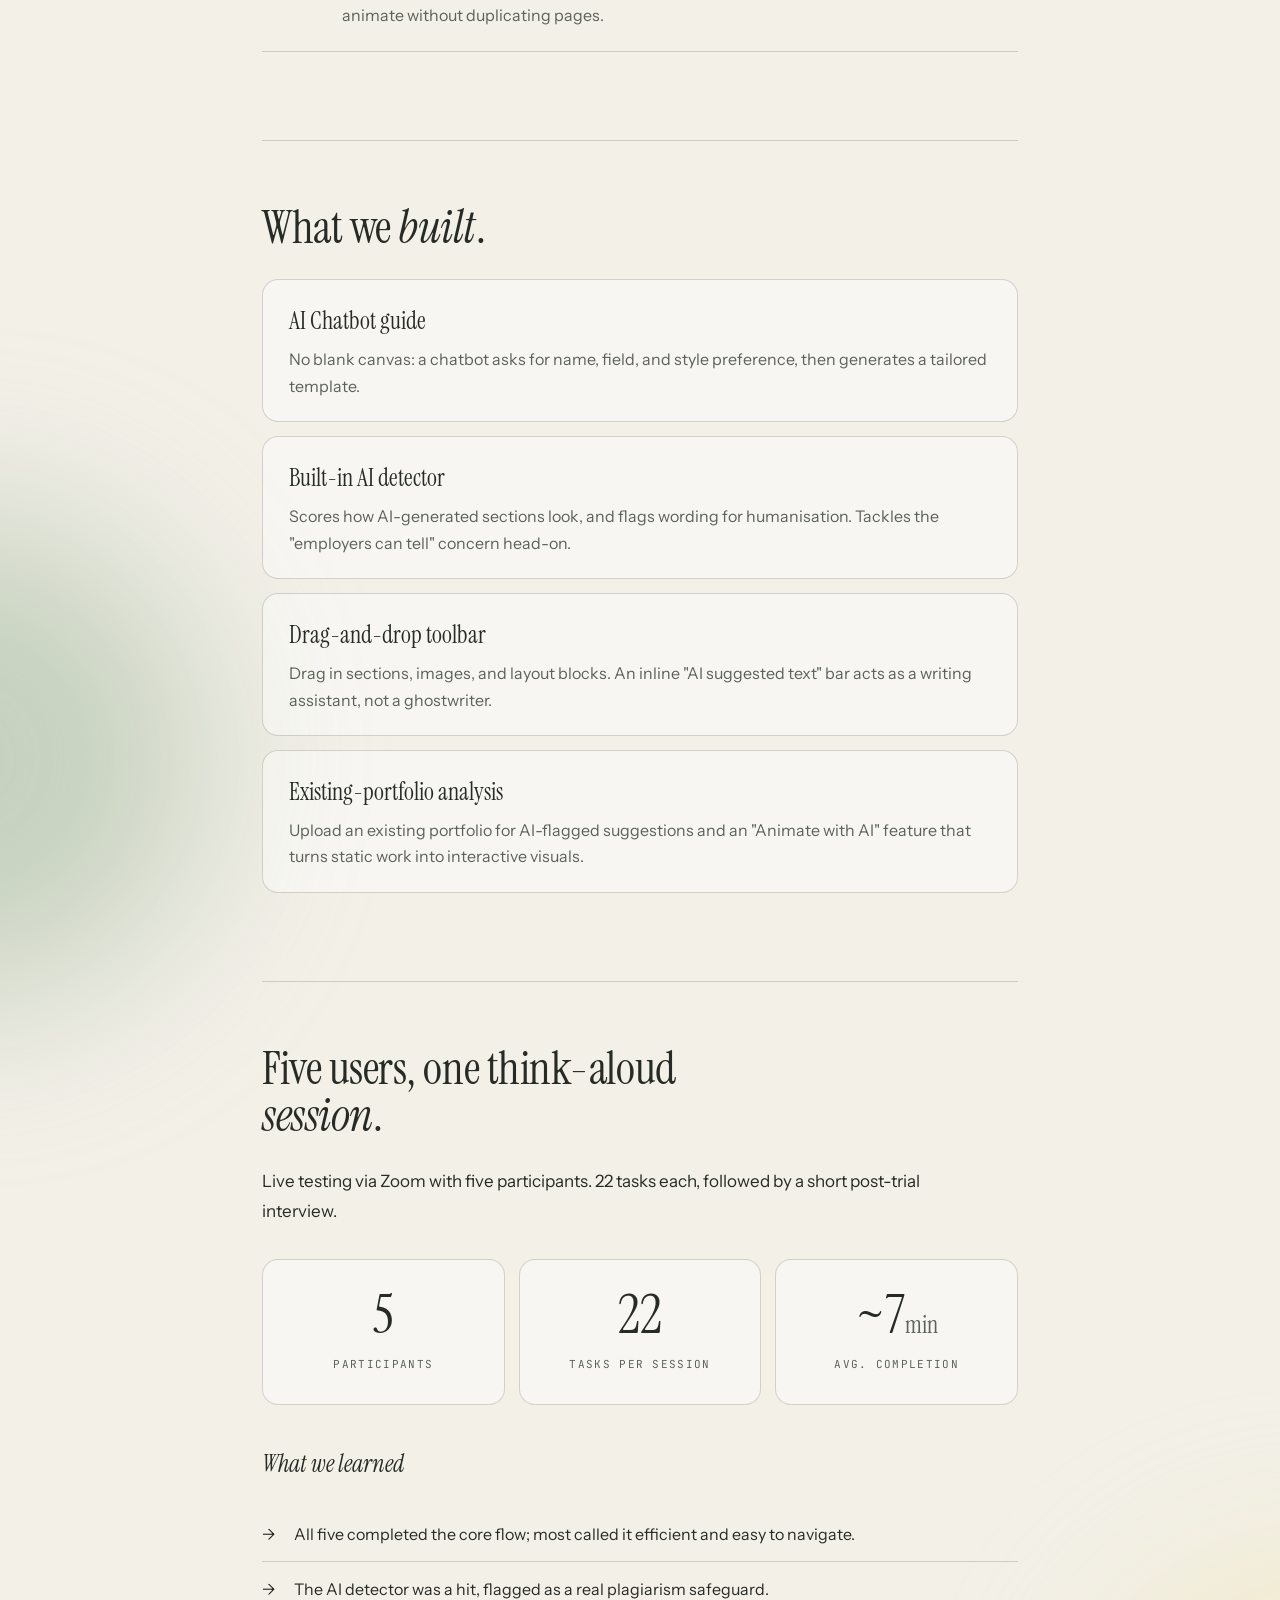
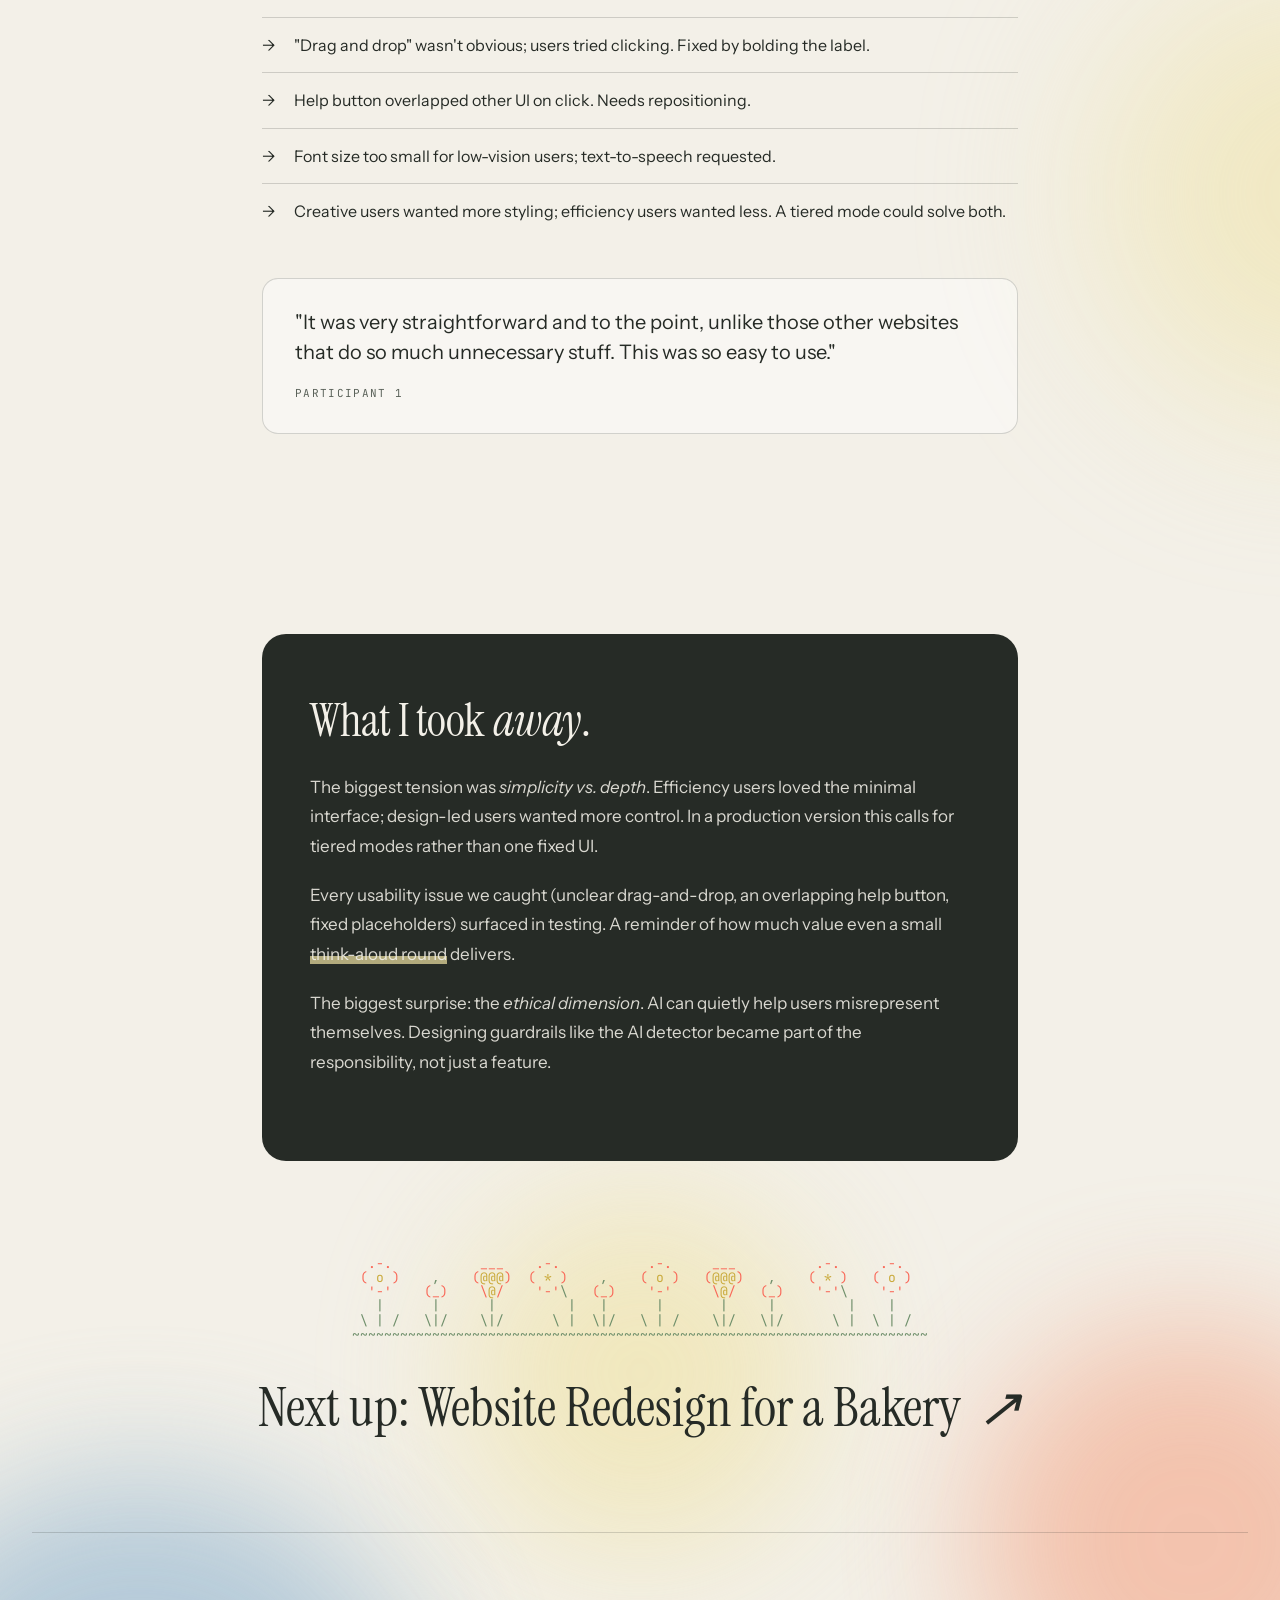
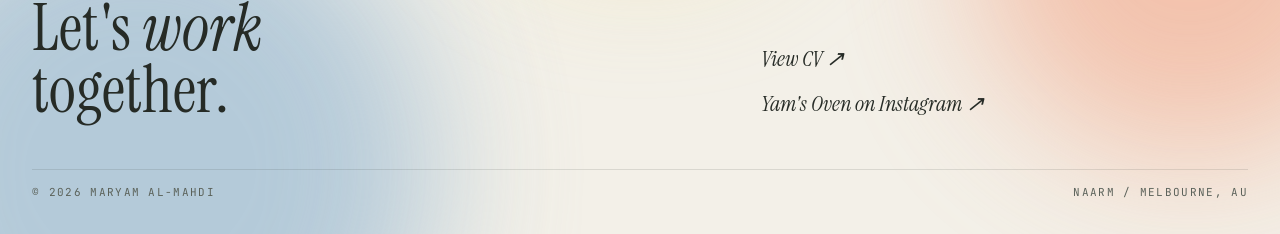
<file: case-studies/walk-of-life.html>
<!DOCTYPE html>
<html lang="en">
<head>
<meta charset="UTF-8">
<meta name="viewport" content="width=device-width, initial-scale=1.0">
<title>Walk of Life AI · Case Study · Maryam Al-Mahdi</title>
<link rel="icon" href="../favicon.ico" sizes="any">
<link rel="icon" type="image/png" href="../images/icons/favicon.png">
<link rel="apple-touch-icon" href="../images/icons/apple-touch-icon.png">
<script>
  (function () {
    try {
      var t = localStorage.getItem("theme");
      if (t === "light" || t === "dark") document.documentElement.setAttribute("data-theme", t);
    } catch (e) {}
  })();
</script>
<link rel="preconnect" href="https://fonts.googleapis.com">
<link rel="preconnect" href="https://fonts.gstatic.com" crossorigin>
<link href="https://fonts.googleapis.com/css2?family=Instrument+Sans:ital,wght@0,400..700;1,400..700&family=Instrument+Serif:ital@0;1&family=JetBrains+Mono:wght@400;500&display=swap" rel="stylesheet">
<link rel="stylesheet" href="../css/styles.css">
</head>
<body class="page cs lit" data-page="work">

<!-- Colour field: drifting light behind the header, the page edges and the end of the page -->
<div class="page-glows" aria-hidden="true">
  <div class="glow a"></div><div class="glow b"></div><div class="glow c"></div>
  <div class="glow m1"></div><div class="glow m2"></div><div class="glow m3"></div><div class="glow m4"></div>
  <div class="glow z1"></div><div class="glow z2"></div><div class="glow z3"></div>
</div>

<div data-include="nav"></div>

<!-- BACK -->
<div class="back-bar">
  <a href="../index.html#work" class="back-link meta">← Back to work</a>
</div>

<!-- HERO -->
<section class="cs-hero">
  <pre class="ascii-lily" aria-hidden="true"></pre>
  <h1 class="cs-title">
    Walk of Life AI: an AI tool for <span class="script">career documents</span>.
  </h1>

  <p class="cs-sub">
    A team project designing an AI-powered tool to help students create CVs and portfolios that actually stand out.
  </p>

  <div class="cs-meta">
    <div class="cs-meta-cell">
      <p class="label">Role</p>
      <p class="value">UX Research, UI Design <em>Group of 4</em></p>
    </div>
    <div class="cs-meta-cell">
      <p class="label">Timeline</p>
      <p class="value">Semester 1, 2024</p>
    </div>
    <div class="cs-meta-cell">
      <p class="label">Tools</p>
      <p class="value">Figma, Zoom <em>Thematic Analysis</em></p>
    </div>
    <div class="cs-meta-cell">
      <p class="label">Context</p>
      <p class="value">University of Melbourne <em>INFO10003</em></p>
    </div>
  </div>
</section>

<!-- COVER: FIGMA EMBED -->
<div class="cs-cover">
  <div class="cs-cover-inner">
    <!-- Replace the src URL below with your Figma embed link.
         Get it from: Figma → Share → Get embed code -->
    <iframe
      class="figma-embed"
      src="https://embed.figma.com/proto/f2kEXcvfhruFwDtF04sU5c/INFO-10003-Assignment-3?node-id=218-183&p=f&viewport=472%2C164%2C0.03&scaling=scale-down&content-scaling=fixed&starting-point-node-id=218%3A183&show-proto-sidebar=1&page-id=23%3A2&embed-host=share"
      allowfullscreen
      loading="lazy"
      title="Walk of Life AI Figma prototype">
    </iframe>
  </div>
  <p class="cs-cover-caption meta">
    <span>↑</span> Live prototype: click through it. <a href="https://embed.figma.com/proto/f2kEXcvfhruFwDtF04sU5c/INFO-10003-Assignment-3?node-id=218-183&p=f&viewport=472%2C164%2C0.03&scaling=scale-down&content-scaling=fixed&starting-point-node-id=218%3A183&show-proto-sidebar=1&page-id=23%3A2&embed-host=share" target="_blank" rel="noopener">Open in Figma ↗</a>
  </p>
</div>

<!-- CONTENT -->
<div class="cs-content">

  <!-- OVERVIEW -->
  <section class="cs-section reveal">
    <h2 class="cs-h2">Existing tools make every CV look the <span class="script">same</span>.</h2>
    <div class="cs-prose">
      <p>Students rely on Canva and Word for CVs and portfolios, but templates are recycled across thousands of applicants. The goal: build an AI tool that helps students move faster <em>without</em> producing generic, AI-flavoured output.</p>
    </div>
  </section>

  <!-- RESEARCH -->
  <section class="cs-section reveal">
    <h2 class="cs-h2">Five students, one big <span class="script">tension</span>.</h2>
    <div class="cs-prose">
      <p>We ran semi-structured interviews with five undergraduates across design, architecture, data science, sociology, and commerce, then ran a thematic analysis on the transcripts.</p>
    </div>

    <div class="pull-quote">
      <p>"Their templates are quite similar. If everyone applying for the same job is using Canva, then our style is quite similar."</p>
      <cite>Participant 1</cite>
    </div>

    <h3 class="cs-h3">Six themes</h3>

    <div class="theme-grid">
      <div class="theme-card">
        <h4 class="theme-card-title">Perception of AI</h4>
        <p class="theme-card-desc">Worry that AI wording reads as generic to employers.</p>
      </div>
      <div class="theme-card">
        <h4 class="theme-card-title">Personalisation</h4>
        <p class="theme-card-desc">Documents need to reflect individual style.</p>
      </div>
      <div class="theme-card">
        <h4 class="theme-card-title">Existing tools</h4>
        <p class="theme-card-desc">Canva and Word: useful but template-heavy.</p>
      </div>
      <div class="theme-card">
        <h4 class="theme-card-title">Challenges</h4>
        <p class="theme-card-desc">Formatting, professional phrasing, time pressure.</p>
      </div>
      <div class="theme-card">
        <h4 class="theme-card-title">Uni support</h4>
        <p class="theme-card-desc">Workshops cover basics but not layout craft.</p>
      </div>
      <div class="theme-card">
        <h4 class="theme-card-title">Wanted features</h4>
        <p class="theme-card-desc">Auto colour coordination and AI detection.</p>
      </div>
    </div>
  </section>

  <!-- DESIGN PROCESS -->
  <section class="cs-section reveal">
    <h2 class="cs-h2">Paper, then <span class="script">pixels</span>.</h2>

    <div class="process">
      <div class="process-step">
        <span class="process-num">01</span>
        <div>
          <h4>Brainstorming</h4>
          <p>Mapped each theme to a feature: ease of use → AI chatbot. Need for originality → AI detector. Customisation → drag-and-drop toolbar.</p>
        </div>
      </div>
      <div class="process-step">
        <span class="process-num">02</span>
        <div>
          <h4>Paper prototyping</h4>
          <p>Each member sketched screens individually; we merged the strongest into a 12-page paper prototype covering the full flow.</p>
        </div>
      </div>
      <div class="process-step">
        <span class="process-num">03</span>
        <div>
          <h4>Figma prototype</h4>
          <p>High-fidelity build in <em>orange and blue</em>, for energy and trust. Component variants let us animate without duplicating pages.</p>
        </div>
      </div>
    </div>
  </section>

  <!-- KEY FEATURES -->
  <section class="cs-section reveal">
    <h2 class="cs-h2">What we <span class="script">built</span>.</h2>

    <div class="feature-list">
      <div class="feature">
        <h4>AI Chatbot guide</h4>
        <p>No blank canvas: a chatbot asks for name, field, and style preference, then generates a tailored template.</p>
      </div>

      <div class="feature">
        <h4>Built-in AI detector</h4>
        <p>Scores how AI-generated sections look, and flags wording for humanisation. Tackles the "employers can tell" concern head-on.</p>
      </div>

      <div class="feature">
        <h4>Drag-and-drop toolbar</h4>
        <p>Drag in sections, images, and layout blocks. An inline "AI suggested text" bar acts as a writing assistant, not a ghostwriter.</p>
      </div>

      <div class="feature">
        <h4>Existing-portfolio analysis</h4>
        <p>Upload an existing portfolio for AI-flagged suggestions and an "Animate with AI" feature that turns static work into interactive visuals.</p>
      </div>
    </div>
  </section>

  <!-- TESTING -->
  <section class="cs-section reveal">
    <h2 class="cs-h2">Five users, one think-aloud <span class="script">session</span>.</h2>
    <div class="cs-prose">
      <p>Live testing via Zoom with five participants. 22 tasks each, followed by a short post-trial interview.</p>
    </div>

    <div class="metrics-row">
      <div class="metric">
        <span class="metric-num">5</span>
        <span class="metric-label">Participants</span>
      </div>
      <div class="metric">
        <span class="metric-num">22</span>
        <span class="metric-label">Tasks per session</span>
      </div>
      <div class="metric">
        <span class="metric-num">~7<span class="small">min</span></span>
        <span class="metric-label">Avg. completion</span>
      </div>
    </div>

    <h3 class="cs-h3">What we learned</h3>

    <ul class="findings">
      <li>All five completed the core flow; most called it efficient and easy to navigate.</li>
      <li>The AI detector was a hit, flagged as a real plagiarism safeguard.</li>
      <li>"Drag and drop" wasn't obvious; users tried clicking. Fixed by bolding the label.</li>
      <li>Help button overlapped other UI on click. Needs repositioning.</li>
      <li>Font size too small for low-vision users; text-to-speech requested.</li>
      <li>Creative users wanted more styling; efficiency users wanted less. A tiered mode could solve both.</li>
    </ul>

    <div class="pull-quote">
      <p>"It was very straightforward and to the point, unlike those other websites that do so much unnecessary stuff. This was so easy to use."</p>
      <cite>Participant 1</cite>
    </div>
  </section>

</div>

<!-- REFLECTION (dark) -->
<div class="cs-content">
  <section class="cs-section reveal" style="border-bottom: none; padding-bottom: 0;">
    <div class="reflection">
      <div class="reflection-inner">
        <h2 class="cs-h2">What I took <span class="script">away</span>.</h2>
        <div class="cs-prose">
          <p>The biggest tension was <em>simplicity vs. depth</em>. Efficiency users loved the minimal interface; design-led users wanted more control. In a production version this calls for tiered modes rather than one fixed UI.</p>

          <p>Every usability issue we caught (unclear drag-and-drop, an overlapping help button, fixed placeholders) surfaced in testing. A reminder of how much value even a small <strong>think-aloud round</strong> delivers.</p>

          <p>The biggest surprise: the <em>ethical dimension</em>. AI can quietly help users misrepresent themselves. Designing guardrails like the AI detector became part of the responsibility, not just a feature.</p>
        </div>
      </div>
    </div>
  </section>
</div>

<!-- NEXT PROJECT -->
<section class="next-project reveal">
<pre class="meadow sprig" aria-hidden="true">  <span class="p">.-.</span>           <span class="p">___</span>    <span class="p">.-.</span>           <span class="p">.-.</span>     <span class="p">___</span>          <span class="p">.-.</span>     <span class="p">.-.</span>
 <span class="p">(</span> <span class="c">o</span> <span class="p">)</span>    <span class="g">,</span>    <span class="p">(</span><span class="c">@@@</span><span class="p">)</span>  <span class="p">(</span> <span class="c">*</span> <span class="p">)</span>    <span class="g">,</span>    <span class="p">(</span> <span class="c">o</span> <span class="p">)</span>   <span class="p">(</span><span class="c">@@@</span><span class="p">)</span>   <span class="g">,</span>    <span class="p">(</span> <span class="c">*</span> <span class="p">)</span>   <span class="p">(</span> <span class="c">o</span> <span class="p">)</span>
  <span class="p">'-'</span>    <span class="p">(_)</span>    <span class="p">\</span><span class="c">@</span><span class="p">/</span>    <span class="p">'-'</span><span class="g">\</span>   <span class="p">(_)</span>    <span class="p">'-'</span>     <span class="p">\</span><span class="c">@</span><span class="p">/</span>   <span class="p">(_)</span>    <span class="p">'-'</span><span class="g">\</span>    <span class="p">'-'</span>
   <span class="g">|</span>      <span class="g">|</span>      <span class="g">|</span>         <span class="g">|</span>   <span class="g">|</span>      <span class="g">|</span>       <span class="g">|</span>     <span class="g">|</span>         <span class="g">|</span>    <span class="g">|</span>
 <span class="g">\</span> <span class="g">|</span> <span class="g">/</span>   <span class="g">\|/</span>    <span class="g">\|/</span>      <span class="g">\</span> <span class="g">|</span>  <span class="g">\|/</span>   <span class="g">\</span> <span class="g">|</span> <span class="g">/</span>    <span class="g">\|/</span>   <span class="g">\|/</span>      <span class="g">\</span> <span class="g">|</span>  <span class="g">\</span> <span class="g">|</span> <span class="g">/</span>
<span class="g">~~~~~~~~~~~~~~~~~~~~~~~~~~~~~~~~~~~~~~~~~~~~~~~~~~~~~~~~~~~~~~~~~~~~~~~~</span></pre>
  <a href="case-study-bakery.html" class="next-link">
    Next up: Website Redesign for a Bakery <span class="arrow">↗</span>
  </a>
</section>

<div data-include="footer"></div>

<script src="../js/main.js"></script>
<script src="../js/include.js"></script>
</body>
</html>
</file>
<file: css/styles.css>
/* ═══════════════════════════════════════════════════════════
   Maryam Al-Mahdi · portfolio styles
   Shared by every page. Sections:
     1. Tokens (light + dark)        6. Homepage
     2. Base, grain, metadata        7. Footer
     3. Top bar + theme toggle       8. Case studies (glows at the edges)
     4. Glows (homepage)             9. About page
     5. Glass cards                 10. Motion + responsive
   ═══════════════════════════════════════════════════════════ */

/* ───────── 1. Tokens ───────── */
:root {
  --paper: #f3f0e8;      /* warm off-white, never pure white */
  --ink: #262b26;        /* body text: AA on paper */
  --ink-soft: #5b625a;
  --accent: #a3402c;     /* coral, deepened for AA text on paper */
  --accent-inverse: #f3a98c; /* accent on the ink-coloured panels */
  --sage: #9db59a;
  --dusty-blue: #a9c3d6;
  --butter: #efe2a2;
  --peach: #f3a98c;
  --coral: #f96858;
  --line: rgba(38, 43, 38, .18);
  --surface: rgba(255, 255, 255, .42);
  --glow-opacity: .85;
  --grain-opacity: .16;
  --grain-blend: multiply;
  --ascii-color: #fffdf2;
  --ascii-glow: rgba(255, 253, 242, .55);
  --glass-bg: rgba(255, 255, 255, .26);
  --glass-bg-hover: rgba(255, 255, 255, .34);
  --glass-border: rgba(255, 255, 255, .6);
  --glass-hi: rgba(255, 255, 255, .7);
  --glass-sheen: rgba(255, 255, 255, .45);
  --glass-shadow: rgba(38, 43, 38, .35);
  --chip-bg: rgba(255, 255, 255, .45);
  --chip-border: rgba(255, 255, 255, .7);
  --foot-line: rgba(38, 43, 38, .12);
  color-scheme: light;
  --serif: "Instrument Serif", "Times New Roman", serif;
  --sans: "Instrument Sans", system-ui, -apple-system, "Segoe UI", sans-serif;
  --mono: "JetBrains Mono", ui-monospace, monospace;
}

/* Dark theme: follows the system unless the toggle has picked one */
@media (prefers-color-scheme: dark) {
  :root:not([data-theme="light"]) {
    --paper: #121613;
    --ink: #ece7da;
    --ink-soft: #a9b0a6;
    --accent: #f3a98c;
    --accent-inverse: #a3402c;
    --line: rgba(236, 231, 218, .16);
    --surface: rgba(255, 255, 255, .04);
    --glow-opacity: .38;
    --grain-opacity: .22;
    --grain-blend: overlay;
    --ascii-color: #f6f0d8;
    --ascii-glow: rgba(246, 240, 216, .35);
    --glass-bg: rgba(28, 33, 29, .38);
    --glass-bg-hover: rgba(34, 40, 35, .5);
    --glass-border: rgba(255, 255, 255, .12);
    --glass-hi: rgba(255, 255, 255, .14);
    --glass-sheen: rgba(255, 255, 255, .08);
    --glass-shadow: rgba(0, 0, 0, .6);
    --chip-bg: rgba(255, 255, 255, .06);
    --chip-border: rgba(255, 255, 255, .16);
    --foot-line: rgba(236, 231, 218, .12);
    color-scheme: dark;
  }
}
:root[data-theme="dark"] {
  --paper: #121613;
  --ink: #ece7da;
  --ink-soft: #a9b0a6;
  --accent: #f3a98c;
  --accent-inverse: #a3402c;
  --line: rgba(236, 231, 218, .16);
  --surface: rgba(255, 255, 255, .04);
  --glow-opacity: .38;
  --grain-opacity: .22;
  --grain-blend: overlay;
  --ascii-color: #f6f0d8;
  --ascii-glow: rgba(246, 240, 216, .35);
  --glass-bg: rgba(28, 33, 29, .38);
  --glass-bg-hover: rgba(34, 40, 35, .5);
  --glass-border: rgba(255, 255, 255, .12);
  --glass-hi: rgba(255, 255, 255, .14);
  --glass-sheen: rgba(255, 255, 255, .08);
  --glass-shadow: rgba(0, 0, 0, .6);
  --chip-bg: rgba(255, 255, 255, .06);
  --chip-border: rgba(255, 255, 255, .16);
  --foot-line: rgba(236, 231, 218, .12);
  color-scheme: dark;
}

/* ───────── 2. Base ───────── */
*, *::before, *::after { box-sizing: border-box; margin: 0; padding: 0; }
html { -webkit-font-smoothing: antialiased; scroll-behavior: smooth; }
body {
  background: var(--paper);
  color: var(--ink);
  font-family: var(--sans);
  font-size: 16px;
  line-height: 1.6;
  transition: background-color .5s ease, color .5s ease;
  overflow-x: hidden;
}
img { max-width: 100%; display: block; }

/* Serif for headings and display type; everything else reads in the sans */
h1, h2, h3, h4, .name, .view, .bubble, .footer-cta, .footer-list a, .next-link, .metric-num {
  font-family: var(--serif);
}
a { color: inherit; }
:focus-visible { outline: 2px solid var(--ink); outline-offset: 3px; }

/* Global film grain (no image file needed) */
body::after {
  content: "";
  position: fixed; inset: 0;
  pointer-events: none;
  z-index: 100;
  opacity: var(--grain-opacity);
  mix-blend-mode: var(--grain-blend);
  background-image: url("data:image/svg+xml,%3Csvg xmlns='http://www.w3.org/2000/svg' width='220' height='220'%3E%3Cfilter id='n'%3E%3CfeTurbulence type='fractalNoise' baseFrequency='.85' numOctaves='3' stitchTiles='stitch'/%3E%3CfeColorMatrix type='saturate' values='0'/%3E%3C/filter%3E%3Crect width='100%25' height='100%25' filter='url(%23n)'/%3E%3C/svg%3E");
}

/* Small caps mono "metadata" used everywhere */
.meta {
  font-family: var(--mono);
  font-size: 11px;
  letter-spacing: .12em;
  text-transform: uppercase;
  line-height: 1.6;
  color: var(--ink-soft);
}
.meta .tri { font-size: 8px; vertical-align: 1px; }

/* Italic emphasis, same colour as the surrounding text */
.script { font-style: italic; }

/* Pill links (hero CTAs, about page) */
.pill {
  display: inline-flex; align-items: center; gap: 8px;
  padding: 10px 18px;
  border-radius: 999px;
  border: 1px solid var(--glass-border);
  background: var(--glass-bg);
  -webkit-backdrop-filter: blur(14px);
  backdrop-filter: blur(14px);
  color: var(--ink);
  text-decoration: none;
  transition: background .4s ease, transform .4s ease;
}
.pill:hover { background: var(--glass-bg-hover); transform: translateY(-2px); }
.pill.solid { background: var(--ink); color: var(--paper); border-color: var(--ink); }
.pill.solid:hover { background: var(--ink-soft); border-color: var(--ink-soft); }
.pill svg { width: 14px; height: 14px; }

.status-dot { display: inline-block; width: 7px; height: 7px; border-radius: 50%; background: #6f8f6b; margin-right: 8px; vertical-align: 1px; }

/* ───────── 3. Top bar (partials/nav.html) + theme toggle ───────── */
.site-top {
  display: grid;
  grid-template-columns: 1fr auto 1fr;
  gap: 32px;
  align-items: center;
}
.page .site-top { padding: 28px 32px; }
.site-name { color: var(--ink); text-decoration: none; justify-self: start; }
.nav { display: flex; flex-wrap: wrap; gap: 22px; list-style: none; }
.nav a { color: var(--ink); text-decoration: none; position: relative; }
.nav a::after {
  content: ""; position: absolute; left: 0; right: 0; bottom: -3px; height: 1px;
  background: currentColor; transform: scaleX(0); transform-origin: left;
  transition: transform .35s ease;
}
.nav a:hover::after, .nav a:focus-visible::after, .nav a.current::after { transform: scaleX(1); }

.top-right { display: flex; gap: 22px; align-items: center; justify-self: end; }
.theme-toggle {
  display: inline-flex; align-items: center; gap: 8px;
  padding: 6px 12px 6px 8px;
  border-radius: 999px;
  border: 1px solid var(--glass-border);
  background: var(--glass-bg);
  -webkit-backdrop-filter: blur(14px);
  backdrop-filter: blur(14px);
  color: var(--ink);
  cursor: pointer;
  transition: background .4s ease, border-color .4s ease;
}
.theme-toggle:hover { background: var(--glass-bg-hover); }
.theme-toggle .dot {
  width: 14px; height: 14px; border-radius: 50%;
  background: linear-gradient(90deg, var(--ink) 50%, transparent 50%);
  border: 1px solid var(--ink);
  transition: transform .6s cubic-bezier(.2,.7,.2,1);
}
:root[data-theme="dark"] .theme-toggle .dot { transform: rotate(180deg); }

/* ───────── 4. Glows (homepage only) ───────── */
/* Diffuse light: big blurred colour fields drifting slowly */
.glow {
  position: absolute; border-radius: 50%;
  filter: blur(70px); z-index: -2;
  opacity: var(--glow-opacity);
  transition: opacity .6s ease;
  will-change: transform;
  pointer-events: none;
}
.hero .glow.a { width: 52vmax; height: 52vmax; background: var(--sage);       top: -18vmax; left: -12vmax; animation: drift 26s ease-in-out infinite alternate; }
.hero .glow.b { width: 44vmax; height: 44vmax; background: var(--dusty-blue); top: 10vmax;  right: -16vmax; animation: drift 32s ease-in-out infinite alternate-reverse; }
.hero .glow.c { width: 34vmax; height: 34vmax; background: var(--butter);     bottom: -14vmax; left: 22vw; animation: drift 22s ease-in-out infinite alternate; }
.hero .glow.d { width: 20vmax; height: 20vmax; background: var(--peach);      bottom: 4vmax; right: 18vw; opacity: calc(var(--glow-opacity) * .7); animation: drift 28s ease-in-out infinite alternate-reverse; }

.work .glow { filter: blur(90px); opacity: calc(var(--glow-opacity) * .82); }
.work .glow.e { width: 40vmax; height: 40vmax; background: var(--coral);      top: 18%; left: -14vmax; opacity: calc(var(--glow-opacity) * .53); animation: drift 30s ease-in-out infinite alternate; }
.work .glow.f { width: 46vmax; height: 46vmax; background: var(--dusty-blue); top: 6%;  right: -18vmax; animation: drift 34s ease-in-out infinite alternate-reverse; }
.work .glow.g { width: 36vmax; height: 36vmax; background: var(--sage);       bottom: -12vmax; left: 30%; animation: drift 26s ease-in-out infinite alternate; }
.work .glow.h { width: 24vmax; height: 24vmax; background: var(--butter);     top: 48%; left: 38%; animation: drift 24s ease-in-out infinite alternate-reverse; }

.more .glow { filter: blur(90px); opacity: calc(var(--glow-opacity) * .7); }
.more .glow.i { width: 38vmax; height: 38vmax; background: var(--peach);      top: 4%;  right: -14vmax; opacity: calc(var(--glow-opacity) * .5); animation: drift 28s ease-in-out infinite alternate; }
.more .glow.j { width: 42vmax; height: 42vmax; background: var(--sage);       top: 38%; left: -16vmax; animation: drift 32s ease-in-out infinite alternate-reverse; }
.more .glow.k { width: 36vmax; height: 36vmax; background: var(--dusty-blue); bottom: -10vmax; right: 10%; animation: drift 26s ease-in-out infinite alternate; }

@keyframes drift {
  from { transform: translate(0, 0) scale(1); }
  to   { transform: translate(4vmax, 3vmax) scale(1.08); }
}

/* ───────── 5. Frosted glass cards ───────── */
.glass {
  position: relative;
  display: flex;
  flex-direction: column;
  gap: 22px;
  padding: 14px 14px 20px;
  border-radius: 20px;
  text-decoration: none;
  color: var(--ink);
  background: var(--glass-bg);
  -webkit-backdrop-filter: blur(22px) saturate(1.5);
  backdrop-filter: blur(22px) saturate(1.5);
  border: 1px solid var(--glass-border);
  box-shadow:
    inset 0 1px 0 var(--glass-hi),
    inset 0 -1px 0 rgba(255, 255, 255, .06),
    0 20px 50px -24px var(--glass-shadow);
  overflow: hidden;
  transition: transform .6s cubic-bezier(.2,.7,.2,1), box-shadow .6s ease, background .6s ease, border-color .6s ease;
}
/* soft sheen that slides across on hover */
.glass::before {
  content: "";
  position: absolute; inset: 0;
  background: linear-gradient(115deg, var(--glass-sheen) 0%, rgba(255,255,255,0) 32%, rgba(255,255,255,0) 68%, rgba(255,255,255,.18) 100%);
  pointer-events: none;
  transition: transform .9s cubic-bezier(.2,.7,.2,1);
}
a.glass:hover, a.glass:focus-visible {
  transform: translateY(-6px);
  background: var(--glass-bg-hover);
  box-shadow:
    inset 0 1px 0 var(--glass-hi),
    0 30px 60px -26px var(--glass-shadow);
}
a.glass:hover::before { transform: translateX(12%); }
.glass:focus-visible { outline: 2px solid var(--ink); outline-offset: 6px; }

/* Browsers without backdrop-filter: solid enough to stay readable */
@supports not ((backdrop-filter: blur(1px)) or (-webkit-backdrop-filter: blur(1px))) {
  .glass, .pill, .theme-toggle, .cs .cs-meta { background: color-mix(in srgb, var(--paper) 92%, transparent); }
}

/* ───────── 6. Homepage ───────── */
.hero {
  position: relative;
  min-height: 100svh;
  padding: 28px 32px;
  display: grid;
  grid-template-rows: auto 1fr auto;
  isolation: isolate;
  overflow-x: clip;
}

/* Name */
.title-wrap { align-self: center; position: relative; padding: 48px 0; }
.name {
  font-weight: 400;
  font-size: clamp(54.4px, 12.8vw, 195.5px);
  line-height: .82;
  letter-spacing: -.02em;
  color: var(--ink);
}
.name .line { display: block; }
.name .line.second { padding-left: 12vw; }
.name em { font-style: italic; }
.tagline {
  margin-top: 28px;
  max-width: 34ch;
  margin-left: auto;
  margin-right: 6vw;
  font-size: clamp(17px, 1.5vw, 20px);
  line-height: 1.45;
}
.hero-ctas {
  display: flex; flex-wrap: wrap; gap: 10px;
  max-width: 34ch;
  margin: 22px 6vw 0 auto;
}

/* ASCII lily: generated from a soft drawing, sits behind the name */
#ascii {
  position: absolute;
  right: 3vw; top: 50%;
  transform: translateY(-52%);
  z-index: -1;
  font-family: var(--mono);
  font-size: clamp(5px, .62vw, 9px);
  line-height: 1;
  letter-spacing: 0;
  color: var(--ascii-color);
  text-shadow: 0 0 6px var(--ascii-glow);
  white-space: pre;
  user-select: none;
}

.hero-bottom { display: flex; justify-content: space-between; gap: 24px; align-items: flex-end; }

/* Small hand-drawn ASCII sprigs used as ornaments */
.sprig {
  font-family: var(--mono);
  font-size: 11px;
  line-height: 1.05;
  white-space: pre;
  color: var(--ink-soft);
  margin: 0;
}
.sprig .p { color: var(--coral); }
.sprig .c { color: #c9a93a; }
.sprig .g { color: #6f8f6b; }

.barcode { display: flex; gap: 2px; height: 30px; align-items: stretch; }
.barcode i { display: block; background: var(--ink); opacity: .75; }

.scroll-cue { display: inline-flex; gap: 10px; align-items: center; color: var(--ink); text-decoration: none; }
.scroll-cue span { display: inline-block; width: 1px; height: 34px; background: var(--ink); animation: cue 2.4s ease-in-out infinite; transform-origin: top; }
@keyframes cue { 0%,100% { transform: scaleY(.3); } 50% { transform: scaleY(1); } }

/* Section headers */
.section-head {
  display: flex; justify-content: space-between; align-items: baseline; gap: 24px;
  border-top: 1px solid var(--line);
  padding-top: 14px; margin-bottom: 20px;
}
.section-head h2 { font-weight: 400; font-size: clamp(34px, 5.1vw, 64.6px); line-height: 1; }
.section-head h2 em { font-style: italic; }
.section-head .right { display: flex; gap: 22px; align-items: flex-end; }
.section-intro { max-width: 52ch; font-size: 17px; line-height: 1.6; color: var(--ink-soft); margin-bottom: 48px; }

/* Work */
.work { padding: 120px 32px 140px; position: relative; overflow-x: clip; isolation: isolate; }
.cases {
  display: grid;
  grid-template-columns: repeat(2, minmax(0, 1fr));
  grid-auto-rows: 1fr; /* every card the same size */
  gap: 24px;
  max-width: 1054px;
}

/* Thumbnail: images are shown sharp; projects without one get a clean gradient */
.thumb {
  position: relative;
  aspect-ratio: 16 / 10;
  border-radius: 12px;
  overflow: hidden;
  background: var(--thumb-bg, linear-gradient(160deg, var(--dusty-blue), var(--sage) 55%, var(--butter)));
  isolation: isolate;
}
.thumb .tag {
  position: absolute; left: 12px; top: 10px; right: 12px;
  display: flex; justify-content: flex-end;
  color: #262b26; z-index: 2;
}
.thumb .tag > span { padding: 2px 8px; border-radius: 999px; background: rgba(255, 255, 255, .7); }
.thumb .shot {
  position: absolute; inset: 0;
  width: 100%; height: 100%; object-fit: cover;
  object-position: top left;
}

.body { display: flex; flex-direction: column; gap: 14px; padding: 0 10px; flex: 1; }
.body h3 { font-weight: 400; font-size: clamp(27.2px, 2.7vw, 37.4px); line-height: .95; }
.body h3 em { font-style: italic; }
.body p { font-size: 16px; line-height: 1.55; max-width: 44ch; }
.chips { display: flex; flex-wrap: wrap; gap: 6px; }
.chips span {
  padding: 5px 10px;
  border-radius: 999px;
  background: var(--chip-bg);
  border: 1px solid var(--chip-border);
  color: var(--ink);
}
.foot { display: flex; justify-content: space-between; align-items: center; margin-top: auto; padding-top: 10px; border-top: 1px solid var(--foot-line); }
.view { display: inline-flex; gap: 10px; align-items: center; font-size: 17px; font-style: italic; }
.view .arrow { transition: transform .4s ease; }
.glass:hover .view .arrow { transform: translateX(6px); }

/* Case studies without a page yet: a plain "Coming soon" label, no link */
.soon-label {
  position: absolute; left: 50%; top: 50%; z-index: 1;
  transform: translate(-50%, -50%);
  margin: 0; padding: 10px 20px;
  border-radius: 999px;
  background: rgba(255, 255, 255, .78);
  color: #262b26;
  font-family: var(--serif); font-style: italic; font-size: 20.4px; line-height: 1.1;
  white-space: nowrap;
}

/* Lower half of the homepage: intro, skills, graphic design */
.more { position: relative; overflow-x: clip; isolation: isolate; padding: 0 32px 120px; }
.more > section { max-width: 1240px; padding-top: 100px; }

.intro {
  display: grid;
  grid-template-columns: minmax(0, 300px) minmax(0, 1fr);
  gap: 48px;
  align-items: center;
  padding: 20px;
}
.intro-photo { aspect-ratio: 4 / 5; border-radius: 160px 160px 14px 14px; overflow: hidden; }
.intro-photo img { width: 100%; height: 100%; object-fit: cover; }
.intro-text { display: flex; flex-direction: column; gap: 18px; }
.intro-text p:not(.meta) { font-size: clamp(17px, 1.5vw, 19px); line-height: 1.6; max-width: 46ch; }
.intro-links { display: flex; flex-wrap: wrap; gap: 10px; }

/* Skill bubbles: glass chips that drift with scroll and move away from the cursor */
.bubbles { position: relative; height: 360px; }
.bubble {
  position: absolute;
  padding: 12px 22px;
  border-radius: 999px;
  font-size: 1.1rem;
  font-style: italic;
  white-space: nowrap;
  color: var(--ink);
  background: var(--glass-bg);
  -webkit-backdrop-filter: blur(16px);
  backdrop-filter: blur(16px);
  border: 1px solid var(--glass-border);
  box-shadow: inset 0 1px 0 var(--glass-hi), 0 12px 30px -18px var(--glass-shadow);
  user-select: none;
  will-change: transform;
  animation: float var(--dur, 8s) ease-in-out infinite;
  animation-delay: var(--delay, 0s);
}
.bubble.tone-deep { background: color-mix(in srgb, var(--peach) 45%, var(--glass-bg)); }
.bubble.tone-cream { background: color-mix(in srgb, var(--butter) 40%, var(--glass-bg)); }
.bubble:nth-child(1)  { top: 8%;  left: 6%;  font-size: 1.15rem; }
.bubble:nth-child(2)  { top: 22%; left: 28%; font-size: 1.35rem; }
.bubble:nth-child(3)  { top: 4%;  left: 52%; font-size: 1rem; }
.bubble:nth-child(4)  { top: 18%; left: 74%; font-size: 1.2rem; }
.bubble:nth-child(5)  { top: 48%; left: 12%; font-size: 1.05rem; }
.bubble:nth-child(6)  { top: 56%; left: 38%; font-size: 1.3rem; }
.bubble:nth-child(7)  { top: 44%; left: 62%; font-size: 1.1rem; }
.bubble:nth-child(8)  { top: 52%; left: 82%; font-size: 1rem; }
.bubble:nth-child(9)  { top: 78%; left: 22%; font-size: 1.15rem; }
.bubble:nth-child(10) { top: 80%; left: 52%; font-size: 1.4rem; }
.bubble:nth-child(11) { top: 76%; left: 76%; font-size: 1.05rem; }
@keyframes float {
  0%, 100% { transform: translate(calc(var(--scroll-x, 0px) + var(--repel-x, 0px)), calc(var(--scroll-y, 0px) + var(--repel-y, 0px))); }
  25%      { transform: translate(calc(var(--scroll-x, 0px) + var(--repel-x, 0px) + 8px), calc(var(--scroll-y, 0px) + var(--repel-y, 0px) - 6px)); }
  50%      { transform: translate(calc(var(--scroll-x, 0px) + var(--repel-x, 0px) - 4px), calc(var(--scroll-y, 0px) + var(--repel-y, 0px) + 10px)); }
  75%      { transform: translate(calc(var(--scroll-x, 0px) + var(--repel-x, 0px) - 10px), calc(var(--scroll-y, 0px) + var(--repel-y, 0px) - 4px)); }
}

/* Graphic design */
.gd-grid { display: grid; grid-template-columns: repeat(4, minmax(0, 1fr)); gap: 20px; }
.gd-grid .glass { padding: 12px 12px 18px; gap: 14px; border-radius: 18px; }
.gd-grid .thumb { aspect-ratio: 3 / 4; }
.gd-grid h3 { font-weight: 400; font-size: 22.1px; line-height: 1; padding: 0 6px; }
.gd-grid .meta { padding: 0 6px; }

/* ───────── 7. Footer (partials/footer.html) ───────── */
.site-footer {
  border-top: 1px solid var(--line);
  margin: 0 32px;
  padding: 64px 0 32px;
}
.footer-top {
  display: grid;
  grid-template-columns: 1.4fr 1fr;
  gap: 48px;
  align-items: end;
  padding-bottom: 48px;
}
.footer-cta { font-weight: 400; font-size: clamp(37.4px, 5.1vw, 71.4px); line-height: .95; }
.footer-cta em { font-style: italic; }
.footer-list { list-style: none; display: flex; flex-direction: column; gap: 10px; }
.footer-list a {
  font-size: 22px;
  font-style: italic;
  text-decoration: none;
  border-bottom: 1px solid transparent;
  transition: border-color .3s ease;
}
.footer-list a:hover { border-color: currentColor; }
.footer-bottom { display: flex; justify-content: space-between; gap: 16px; padding-top: 14px; border-top: 1px solid var(--foot-line); }

/* ───────── 8. Case studies: same system, built for reading ───────── */

/* Colour field: strong light behind the header and the end of the page,
   softer light hugging the edges so the reading column stays clear */
.lit { position: relative; isolation: isolate; }
.page-glows { position: absolute; inset: 0; z-index: -1; overflow: hidden; pointer-events: none; }
.page-glows .glow.a  { width: 52vmax; height: 52vmax; background: var(--sage);       top: -20vmax; left: -14vmax; animation: drift 26s ease-in-out infinite alternate; }
.page-glows .glow.b  { width: 44vmax; height: 44vmax; background: var(--dusty-blue); top: 2vmax;   right: -14vmax; animation: drift 32s ease-in-out infinite alternate-reverse; }
.page-glows .glow.c  { width: 30vmax; height: 30vmax; background: var(--butter);     top: 26vmax;  left: 34vw; opacity: calc(var(--glow-opacity) * .6); animation: drift 22s ease-in-out infinite alternate; }
.page-glows .glow.m1 { width: 36vmax; height: 36vmax; background: var(--peach);      top: 24%; left: -20vmax; animation: drift 30s ease-in-out infinite alternate; }
.page-glows .glow.m2 { width: 38vmax; height: 38vmax; background: var(--dusty-blue); top: 38%; right: -22vmax; animation: drift 34s ease-in-out infinite alternate-reverse; }
.page-glows .glow.m3 { width: 38vmax; height: 38vmax; background: var(--sage);       top: 56%; left: -22vmax; animation: drift 28s ease-in-out infinite alternate-reverse; }
.page-glows .glow.m4 { width: 34vmax; height: 34vmax; background: var(--butter);     top: 72%; right: -20vmax; animation: drift 26s ease-in-out infinite alternate; }
/* Edge glows stay in the margins and a little softer, so prose sits on paper */
.page-glows .glow[class*=" m"] { filter: blur(90px); opacity: calc(var(--glow-opacity) * .62); }
.page-glows .glow.z1 { width: 46vmax; height: 46vmax; background: var(--dusty-blue); bottom: -18vmax; left: -12vmax; animation: drift 28s ease-in-out infinite alternate; }
.page-glows .glow.z2 { width: 34vmax; height: 34vmax; background: var(--peach);      bottom: 6vmax;  right: -10vmax; opacity: calc(var(--glow-opacity) * .75); animation: drift 24s ease-in-out infinite alternate-reverse; }
.page-glows .glow.z3 { width: 28vmax; height: 28vmax; background: var(--butter);     bottom: 22vmax; left: 36vw; opacity: calc(var(--glow-opacity) * .7); animation: drift 26s ease-in-out infinite alternate; }

/* The facts strip turns to frosted glass so the lily and light blur behind it */
.cs .cs-meta {
  padding: 22px 24px;
  border: 1px solid var(--glass-border);
  border-radius: 16px;
  background: var(--glass-bg);
  -webkit-backdrop-filter: blur(16px) saturate(1.3);
  backdrop-filter: blur(16px) saturate(1.3);
  box-shadow: inset 0 1px 0 var(--glass-hi);
}

/* ASCII lily behind the case-study title (filled by js/main.js) */
.cs-hero { position: relative; }
.ascii-lily {
  position: absolute; right: 0; top: -96px; z-index: -1;
  margin: 0;
  /* stem fades out before it reaches the facts strip */
  -webkit-mask-image: linear-gradient(to bottom, #000 42%, transparent 72%);
  mask-image: linear-gradient(to bottom, #000 42%, transparent 72%);
  font-family: var(--mono);
  font-size: clamp(4px, .5vw, 7px);
  line-height: 1;
  color: var(--ascii-color);
  text-shadow: 0 0 6px var(--ascii-glow);
  white-space: pre;
  user-select: none;
}

/* ASCII lily on the About page peeks out from behind the portrait */
.about-photo .ascii-lily { top: -110px; right: auto; left: -42%; }

/* ASCII flower meadow above "Next up" (and at the end of About) */
.meadow {
  display: block; width: max-content; max-width: 100%;
  margin: 0 auto 40px;
  font-size: 13px; line-height: 1.1;
  overflow: hidden; text-align: left;
}

.back-bar, .cs-hero { max-width: 1100px; margin: 0 auto; padding: 0 32px; }
.back-bar { padding-top: 40px; }
.back-link { color: var(--ink); text-decoration: none; display: inline-flex; gap: 8px; transition: gap .3s ease; }
.back-link:hover { gap: 14px; }

.cs-hero { padding-top: 32px; padding-bottom: 64px; }
.cs-title {
  font-weight: 400;
  font-size: clamp(37.4px, 6vw, 81.6px);
  line-height: .95;
  letter-spacing: -.02em;
  max-width: 16ch;
  margin-bottom: 24px;
}
.cs-sub { font-size: clamp(18px, 1.6vw, 21px); line-height: 1.5; color: var(--ink-soft); max-width: 44ch; margin-bottom: 48px; }
.cs-meta {
  display: grid;
  grid-template-columns: repeat(4, minmax(0, 1fr));
  gap: 28px;
  padding: 22px 0;
  border-top: 1px solid var(--line);
  border-bottom: 1px solid var(--line);
}
.cs-meta-cell .label { font-family: var(--mono); font-size: 11px; letter-spacing: .12em; text-transform: uppercase; color: var(--ink-soft); margin-bottom: 6px; }
.cs-meta-cell .value { font-size: 16px; line-height: 1.45; }
.cs-meta-cell .value em { display: block; color: var(--ink-soft); font-size: .9em; }

/* Cover: Figma embed */
.cs-cover { max-width: 1240px; margin: 0 auto 72px; padding: 0 32px; }
.cs-cover-inner {
  aspect-ratio: 16 / 9;
  border-radius: 18px;
  overflow: hidden;
  border: 1px solid var(--line);
  background: var(--surface);
}
.figma-embed { width: 100%; height: 100%; border: 0; display: block; }
.cs-cover-caption { margin-top: 14px; display: flex; flex-wrap: wrap; gap: 8px; align-items: center; }
.cs-cover-caption a { margin-left: auto; color: var(--ink); }

.cs-content { max-width: 820px; margin: 0 auto; padding: 0 32px; }
.cs-section { padding: 64px 0; border-bottom: 1px solid var(--line); }
.cs-section:last-child { border-bottom: none; }
.cs-h2 { font-weight: 400; font-size: clamp(28.9px, 3.7vw, 45.9px); line-height: 1.02; letter-spacing: -.01em; margin-bottom: 28px; max-width: 20ch; }
.cs-h3 { font-weight: 400; font-style: italic; font-size: 23.8px; margin: 40px 0 12px; }

.cs-prose { font-size: 17px; line-height: 1.75; max-width: 66ch; }
.cs-prose p { margin-bottom: 1.1em; }
.cs-prose strong { font-weight: 400; background: linear-gradient(transparent 62%, color-mix(in srgb, var(--butter) 70%, transparent) 62%); }
.cs-prose em { font-style: italic; }

/* Calm content blocks share one quiet surface */
.pull-quote, .theme-card, .feature, .metric, .ai-col, .ai-declaration-inner, .contrib-slideshow {
  background: var(--surface);
  border: 1px solid var(--line);
  border-radius: 16px;
}

.pull-quote { margin: 40px 0; padding: 28px 32px; }
.pull-quote p { font-size: 20px; line-height: 1.5; margin-bottom: 12px; }
.pull-quote cite { font-family: var(--mono); font-style: normal; font-size: 11px; letter-spacing: .12em; text-transform: uppercase; color: var(--ink-soft); }

.theme-grid { display: grid; grid-template-columns: repeat(3, minmax(0, 1fr)); gap: 14px; margin: 24px 0 8px; }
.theme-card { padding: 20px; }
.theme-card-title { font-weight: 400; font-size: 20.4px; line-height: 1.05; margin-bottom: 6px; }
.theme-card-desc { font-size: 15px; line-height: 1.55; color: var(--ink-soft); }

.process { margin: 24px 0; }
.process-step { display: grid; grid-template-columns: 60px 1fr; gap: 20px; padding: 22px 0; border-top: 1px solid var(--line); }
.process-step:last-child { border-bottom: 1px solid var(--line); }
.process-num { font-family: var(--mono); font-size: 13px; padding-top: 6px; }
.process-step h4 { font-weight: 400; font-size: 22.1px; margin-bottom: 4px; }
.process-step p { font-size: 16px; line-height: 1.65; color: var(--ink-soft); }

.feature-list { margin: 24px 0; display: grid; gap: 14px; }
.feature { padding: 22px 26px; }
.feature h4 { font-weight: 400; font-size: 23.8px; margin-bottom: 6px; }
.feature p { font-size: 16px; line-height: 1.65; color: var(--ink-soft); }

.metrics-row { display: grid; grid-template-columns: repeat(3, minmax(0, 1fr)); gap: 14px; margin: 32px 0; }
.metric { padding: 28px 20px; text-align: center; }
.metric-num { display: block; font-size: 54.4px; line-height: 1; margin-bottom: 8px; }
.metric-num .small { font-size: .45em; color: var(--ink-soft); }
.metric-label { font-family: var(--mono); font-size: 11px; letter-spacing: .12em; text-transform: uppercase; color: var(--ink-soft); }

.findings { list-style: none; margin: 24px 0; }
.findings li { position: relative; padding: 14px 0 14px 32px; border-bottom: 1px solid var(--line); font-size: 16px; line-height: 1.65; }
.findings li:last-child { border-bottom: none; }
.findings li::before { content: "→"; position: absolute; left: 0; }

/* Contribution slideshow */
.contrib-slideshow { margin-top: 32px; overflow: hidden; }
.contrib-slide { display: none; flex-direction: column; }
.contrib-slide.active { display: flex; }
.contrib-text { padding: 28px 28px 20px; }
.contrib-title { font-weight: 400; font-size: 23.8px; line-height: 1.1; margin-bottom: 10px; }
.contrib-title span { font-style: italic; color: var(--ink-soft); margin-left: 6px; }
.contrib-text p { font-size: 16px; line-height: 1.65; }
.contrib-text em { font-style: italic; }
.contrib-img { border-top: 1px solid var(--line); background: #fbfaf6; }
.contrib-img img { width: 100%; max-height: 420px; object-fit: contain; }
.contrib-nav { display: flex; align-items: center; justify-content: space-between; padding: 12px 20px; border-top: 1px solid var(--line); }
.contrib-dots { display: flex; gap: 8px; }
.contrib-dot { width: 8px; height: 8px; border-radius: 50%; background: var(--line); cursor: pointer; transition: background .3s ease; }
.contrib-dot.active { background: var(--ink); }
.contrib-btn {
  width: 36px; height: 36px; border-radius: 50%;
  border: 1px solid var(--line); background: transparent; color: var(--ink);
  font-size: 16px; cursor: pointer;
  display: inline-flex; align-items: center; justify-content: center;
  transition: background .3s ease;
}
.contrib-btn:hover { background: var(--surface); }

/* Where AI helped / didn't */
.ai-balance { display: grid; grid-template-columns: repeat(2, minmax(0, 1fr)); gap: 14px; margin: 32px 0; }
.ai-col { padding: 24px; }
.ai-col-title { font-weight: 400; font-style: italic; font-size: 22.1px; line-height: 1.1; margin-bottom: 10px; }
.ai-col p { font-size: 16px; line-height: 1.6; }
.ai-col ul { list-style: none; margin-top: 12px; }
.ai-col li { position: relative; padding: 6px 0 6px 18px; font-size: 15px; line-height: 1.6; color: var(--ink-soft); }
.ai-col li::before { content: "·"; position: absolute; left: 4px; }

/* Inverse panel (case study reflections) */
.reflection {
  background: var(--ink);
  color: var(--paper);
  border-radius: 24px;
}
.reflection { margin-top: 32px; padding: 64px 48px; }
.reflection-inner { max-width: 680px; margin: 0 auto; }
.reflection .meta { color: color-mix(in srgb, var(--paper) 70%, transparent); }
.reflection .cs-prose { color: color-mix(in srgb, var(--paper) 88%, transparent); }

.ai-declaration { max-width: 820px; margin: 64px auto 0; padding: 0 32px; }
.ai-declaration-inner { padding: 24px 28px; }
.ai-declaration h4 { font-weight: 400; font-style: italic; font-size: 18.7px; margin-bottom: 8px; }
.ai-declaration p { font-size: 15px; line-height: 1.65; color: var(--ink-soft); }

.meadow-end { padding: 0 32px 72px; }
.next-project { max-width: 1100px; margin: 96px auto 0; padding: 0 32px 96px; text-align: center; }
.next-link {
  display: inline-flex; gap: 16px; align-items: baseline;
  font-size: clamp(30.6px, 4.2vw, 54.4px); line-height: 1;
  color: var(--ink); text-decoration: none;
  transition: gap .3s ease;
}
.next-link:hover { gap: 24px; }
.next-link .arrow { font-style: italic; }

/* PieFed case study: snapshot, tree test chart, figures, recommendations table */
.cs-snapshot { grid-template-columns: repeat(4, minmax(0, 1fr)); }
.cs-snapshot .span-2 { grid-column: span 2; }

.bar-chart { position: relative; margin: 32px 0 8px; padding: 32px 24px 16px; background: var(--paper); border: 1px solid var(--line); border-radius: 16px; }
.bar-chart-list { list-style: none; position: relative; }
.bar-row { padding: 10px 0; }
.bar-head { position: relative; z-index: 1; display: flex; justify-content: space-between; align-items: baseline; gap: 16px; margin-bottom: 8px; font-size: 16px; line-height: 1.35; }
.bar-head > span { background: var(--paper); padding: 0 4px; margin: 0 -4px; }
.bar-value { font-family: var(--mono); font-size: 13px; letter-spacing: .04em; white-space: nowrap; }
.bar-track { height: 14px; border-radius: 7px; background: color-mix(in srgb, var(--ink) 8%, transparent); overflow: hidden; }
.bar-fill { display: block; height: 100%; border-radius: 7px; background: var(--ink-soft); }
.bar-row.fail .bar-fill { background: var(--accent); }
.bar-row.fail .bar-value { color: var(--accent); }
/* Dashed 50% line spans every track, which all share the list's full width */
.bar-line { position: absolute; left: 50%; top: 24px; bottom: 12px; border-left: 2px dashed var(--ink); pointer-events: none; }
.bar-line span { position: absolute; top: -18px; left: 0; transform: translateX(-50%); font-family: var(--mono); font-size: 11px; letter-spacing: .12em; color: var(--ink-soft); background: var(--paper); padding: 0 4px; }
.chart-caption { margin-top: 14px; }

.cs-figure { margin: 32px 0; }
.cs-figure img { display: block; width: 100%; height: auto; border-radius: 16px; border: 1px solid var(--line); background: var(--surface); }
.cs-figure figcaption { margin-top: 10px; font-family: var(--mono); font-size: 11px; letter-spacing: .08em; color: var(--ink-soft); }

.rec-table { width: 100%; margin: 32px 0 8px; border-collapse: separate; border-spacing: 0; background: var(--surface); border: 1px solid var(--line); border-radius: 16px; overflow: hidden; }
.rec-table th, .rec-table td { padding: 16px 18px; text-align: left; vertical-align: top; font-size: 15px; line-height: 1.55; border-bottom: 1px solid var(--line); }
.rec-table tr:last-child td { border-bottom: none; }
.rec-table th { font-family: var(--mono); font-weight: 400; font-size: 11px; letter-spacing: .12em; text-transform: uppercase; color: var(--ink-soft); }
.rec-table td:first-child { font-size: 20px; line-height: 1.2; }
.rec-table td:last-child { color: var(--ink-soft); }
.reflection .findings li { border-bottom-color: color-mix(in srgb, var(--paper) 22%, transparent); }

@media (max-width: 900px) {
  .cs-snapshot { grid-template-columns: repeat(2, minmax(0, 1fr)); }
}
@media (max-width: 760px) {
  .bar-chart { padding: 24px 16px 16px; }
  .rec-table, .rec-table tbody, .rec-table tr, .rec-table td { display: block; }
  .rec-table thead { position: absolute; width: 1px; height: 1px; overflow: hidden; clip: rect(0 0 0 0); }
  .rec-table tr { padding: 16px 18px; border-bottom: 1px solid var(--line); }
  .rec-table tr:last-child { border-bottom: none; }
  .rec-table td { padding: 4px 0; border: 0; }
  .rec-table td::before { content: attr(data-label); display: block; font-family: var(--mono); font-size: 11px; letter-spacing: .12em; text-transform: uppercase; color: var(--ink-soft); margin-bottom: 2px; }
  .rec-table td:first-child::before { display: none; }
}
@media (max-width: 500px) {
  .cs-snapshot { grid-template-columns: 1fr; }
  .cs-snapshot .span-2 { grid-column: auto; }
}

/* Cove case study: reserved poster and video areas, image placeholders, flow scrollers, tables, to-do note, lightbox */
.cs-snapshot { grid-auto-flow: dense; }
.cs-snapshot .span-3 { grid-column: span 3; }

.cs-h2.sm { font-size: clamp(28px, 3.4vw, 40px); margin-bottom: 20px; }
.cs-showcase { margin-top: 40px; }
.cs-showcase + .cs-showcase { margin-top: 56px; }

/* Placeholder: dashed frosted-glass box with a fixed aspect ratio (--ar). Swap for an <img> when the file exists. */
.ph {
  position: relative;
  display: flex; flex-direction: column; align-items: center; justify-content: center; gap: 6px;
  aspect-ratio: var(--ar, 16 / 9);
  padding: 16px;
  text-align: center;
  border: 2px dashed color-mix(in srgb, var(--ink) 38%, transparent);
  border-radius: 16px;
  background: var(--glass-bg);
  -webkit-backdrop-filter: blur(16px) saturate(1.3);
  backdrop-filter: blur(16px) saturate(1.3);
  box-shadow: inset 0 1px 0 var(--glass-hi);
}
.ph-label { font-family: var(--mono); font-size: 11px; letter-spacing: .12em; text-transform: uppercase; color: var(--ink); line-height: 1.5; max-width: 34ch; }
.ph-file { font-family: var(--mono); font-size: 11px; letter-spacing: .06em; color: var(--ink-soft); overflow-wrap: anywhere; }
@supports not ((backdrop-filter: blur(1px)) or (-webkit-backdrop-filter: blur(1px))) {
  .ph { background: color-mix(in srgb, var(--paper) 92%, transparent); }
}

/* Final poster: portrait, centred, never taller than 80vh */
.poster-slot { width: min(100%, calc(80vh * 3 / 4)); margin: 0 auto; }
.poster-slot .ph { --ar: 3 / 4; }
.zoomable { display: block; margin: 0 auto; padding: 0; border: 0; background: none; cursor: zoom-in; max-width: 100%; }
.zoomable img { display: block; width: auto; max-width: 100%; max-height: 80vh; height: auto; margin: 0 auto; border-radius: 16px; border: 1px solid var(--line); }

/* Project video: 16:9 responsive wrapper for an <iframe> or <video> */
.video-frame { aspect-ratio: 16 / 9; border-radius: 16px; overflow: hidden; border: 1px solid var(--line); background: var(--surface); }
.video-frame iframe, .video-frame video { display: block; width: 100%; height: 100%; border: 0; }

/* Image figures; wide flows keep their size and scroll inside their own container on small screens */
.cs-figure .ph { margin: 0; }
.flow-scroll { overflow-x: auto; overscroll-behavior-x: contain; -webkit-overflow-scrolling: touch; border-radius: 16px; }
.flow-scroll > .ph, .flow-scroll > img { min-width: 720px; }
.flow-scroll > img { display: block; width: 100%; height: auto; }
.cs-figure.wide { margin: 24px 0 8px; }

.ph-grid { display: grid; grid-template-columns: repeat(4, minmax(0, 1fr)); gap: 14px; }
.ph-grid .ph { --ar: 9 / 17; padding: 10px; }
.ph-grid img { display: block; width: 100%; height: auto; border-radius: 16px; border: 1px solid var(--line); }

/* Solution features: lead text, then its flow image */
.feature-row { padding: 22px 0 8px; border-top: 1px solid var(--line); }
.feature-row:last-child { border-bottom: 1px solid var(--line); }
.feature-row > p { font-size: 16px; line-height: 1.65; max-width: 66ch; }
.feature-row > p strong { font-weight: 400; font-family: var(--serif); font-size: 26px; margin-right: 4px; }
.process-step .cs-figure { margin: 18px 0 4px; }

/* Frosted-glass tables that stack into cards on small screens */
.cs-table {
  width: 100%; margin: 24px 0 8px;
  border-collapse: separate; border-spacing: 0;
  background: var(--glass-bg);
  -webkit-backdrop-filter: blur(16px) saturate(1.3);
  backdrop-filter: blur(16px) saturate(1.3);
  border: 1px solid var(--glass-border);
  border-radius: 16px; overflow: hidden;
  box-shadow: inset 0 1px 0 var(--glass-hi);
}
.cs-table th, .cs-table td { padding: 16px 18px; text-align: left; vertical-align: top; font-size: 15px; line-height: 1.55; border-bottom: 1px solid var(--line); }
.cs-table tr:last-child td { border-bottom: none; }
.cs-table th { font-family: var(--mono); font-weight: 400; font-size: 11px; letter-spacing: .12em; text-transform: uppercase; color: var(--ink-soft); }
.cs-table td:first-child { font-size: 20px; line-height: 1.2; width: 26%; }
.cs-table td:last-child { color: var(--ink-soft); }
@supports not ((backdrop-filter: blur(1px)) or (-webkit-backdrop-filter: blur(1px))) {
  .cs-table { background: color-mix(in srgb, var(--paper) 92%, transparent); }
}

/* Open to-do: a visible note, not a working checkbox */
.todo-note { display: flex; align-items: flex-start; gap: 12px; margin: 24px 0 0; padding: 12px 16px; border: 1px dashed var(--line); border-radius: 12px; font-size: 14px; line-height: 1.55; color: var(--ink-soft); }
.todo-box { flex: none; width: 14px; height: 14px; margin-top: 4px; border: 1.5px solid var(--ink-soft); border-radius: 3px; }

/* Click-to-enlarge */
.lightbox { padding: 0; border: 0; background: transparent; max-width: 96vw; max-height: 96vh; overflow: visible; }
.lightbox::backdrop { background: rgba(18, 22, 19, .78); -webkit-backdrop-filter: blur(6px); backdrop-filter: blur(6px); }
.lightbox img { display: block; max-width: 94vw; max-height: 90vh; width: auto; height: auto; border-radius: 12px; cursor: zoom-out; }
.lightbox-close { position: absolute; top: -14px; right: -6px; }

@media (max-width: 900px) {
  .cs-snapshot .span-3 { grid-column: span 2; }
  .ph-grid { grid-template-columns: repeat(2, minmax(0, 1fr)); }
}
@media (max-width: 760px) {
  .cs-table, .cs-table tbody, .cs-table tr, .cs-table td { display: block; }
  .cs-table thead { position: absolute; width: 1px; height: 1px; overflow: hidden; clip: rect(0 0 0 0); }
  .cs-table tr { padding: 16px 18px; border-bottom: 1px solid var(--line); }
  .cs-table tr:last-child { border-bottom: none; }
  .cs-table td, .cs-table td:first-child { padding: 4px 0; border: 0; width: auto; }
  .cs-table td::before { content: attr(data-label); display: block; font-family: var(--mono); font-size: 11px; letter-spacing: .12em; text-transform: uppercase; color: var(--ink-soft); margin-bottom: 2px; }
  .cs-table td:first-child::before { display: none; }
  .feature-row > p strong { display: block; }
}
@media (max-width: 500px) {
  .cs-snapshot .span-3 { grid-column: auto; }
}

/* ───────── 9. About page ───────── */
.about-hero {
  max-width: 1240px; margin: 0 auto;
  padding: 48px 32px 72px;
  display: grid;
  grid-template-columns: 1.15fr 1fr;
  gap: 64px;
  align-items: center;
}
.about-title { font-weight: 400; font-size: clamp(44.2px, 6.8vw, 95.2px); line-height: .92; letter-spacing: -.02em; margin: 0 0 28px; }
.about-body p { font-size: 18px; line-height: 1.65; max-width: 46ch; }
.about-body p + p { margin-top: 14px; }
.about-photo { position: relative; justify-self: center; width: min(100%, 420px); }
.about-photo .frame { aspect-ratio: 4 / 5; border-radius: 210px 210px 16px 16px; overflow: hidden; border: 1px solid var(--line); }
.about-photo img { width: 100%; height: 100%; object-fit: cover; }

.facts {
  max-width: 1176px; margin: 0 auto 32px;
  display: grid; grid-template-columns: repeat(4, minmax(0, 1fr)); gap: 28px;
  padding: 24px 0;
  border-top: 1px solid var(--line);
  border-bottom: 1px solid var(--line);
}
.fact-value { font-size: 17px; line-height: 1.4; margin-top: 6px; }
.fact-value em { display: block; color: var(--ink-soft); font-size: .85em; }

.story { max-width: 820px; margin: 0 auto; padding: 72px 32px; }
.story h2 { font-weight: 400; font-size: clamp(30.6px, 3.9vw, 49.3px); line-height: 1.02; margin: 0 0 32px; }
.story-body { font-size: 17px; line-height: 1.75; max-width: 66ch; }
.story-body p { margin-bottom: 1.1em; }
.story-body p:first-of-type::first-letter { font-family: var(--serif); float: left; font-size: 4.2em; line-height: .8; padding: 6px 10px 0 0; }

.yams { max-width: 1240px; margin: 0 auto; padding: 72px 32px; }
.yams-inner { display: grid; grid-template-columns: 1fr 1fr; gap: 64px; align-items: center; }
.yams-title { font-weight: 400; font-size: clamp(37.4px, 5.1vw, 68px); line-height: .95; margin: 0 0 18px; }
.yams-tagline { font-size: 19px; color: var(--ink-soft); margin-bottom: 20px; }
.yams-desc { font-size: 16px; line-height: 1.65; max-width: 46ch; margin-bottom: 14px; }
.yams-text .pill { margin-top: 12px; }

.yams-collage { position: relative; aspect-ratio: 1; width: 100%; }
.yams-photo {
  position: absolute;
  border-radius: 14px;
  overflow: hidden;
  border: 6px solid var(--paper);
  box-shadow: 0 20px 40px -18px var(--glass-shadow);
  transition: transform .5s ease;
}
.yams-photo img { width: 100%; height: 100%; object-fit: cover; }
.yams-photo:hover { transform: scale(1.02) rotate(0deg) !important; z-index: 5; }
.yams-photo.p1 { top: 0; left: 8%; width: 55%; aspect-ratio: 4/5; transform: rotate(-3deg); z-index: 2; }
.yams-photo.p2 { top: 8%; right: 0; width: 48%; aspect-ratio: 1; transform: rotate(4deg); z-index: 3; }
.yams-photo.p3 { bottom: 0; left: 0; width: 50%; aspect-ratio: 1; transform: rotate(2deg); z-index: 1; }
.yams-photo.p4 { bottom: 5%; right: 8%; width: 42%; aspect-ratio: 3/4; transform: rotate(-5deg); z-index: 4; }
.yams-photo-label {
  position: absolute; left: 8px; bottom: 8px;
  padding: 2px 8px; border-radius: 999px;
  background: rgba(255, 255, 255, .78); color: #262b26;
}


/* ───────── 10. Motion + responsive ───────── */
.reveal { opacity: 0; transform: translateY(28px); transition: opacity 1s ease, transform 1s ease; }
.reveal.visible { opacity: 1; transform: none; }

@media (max-width: 900px) {
  .cs-meta, .facts { grid-template-columns: repeat(2, minmax(0, 1fr)); }
  .gd-grid { grid-template-columns: repeat(2, minmax(0, 1fr)); }
  .about-hero, .yams-inner { grid-template-columns: 1fr; gap: 40px; }
  .about-photo { order: -1; width: min(80%, 340px); }
  .yams-collage { max-width: 440px; margin: 0 auto; }
  .theme-grid { grid-template-columns: repeat(2, minmax(0, 1fr)); }
  .bubbles { height: auto; display: flex; flex-wrap: wrap; gap: 10px; }
  .bubble { position: relative; top: auto !important; left: auto !important; animation: none; font-size: 1.05rem !important; }
}

@media (max-width: 760px) {
  body { font-size: 16px; }
  .hero { padding: 20px 16px; }
  .page .site-top { padding: 20px 16px; }
  .site-top { grid-template-columns: 1fr auto; gap: 14px 16px; }
  .site-top nav { grid-column: 1 / -1; grid-row: 2; justify-self: center; }
  .nav { gap: 14px; }
  .name .line.second { padding-left: 8vw; }
  .tagline, .hero-ctas { margin-left: 0; margin-right: 0; }
  #ascii { font-size: 4.2px; right: -6vw; opacity: .8; }
  .section-head .sprig, .barcode { display: none; }
  .work { padding: 80px 16px 100px; }
  .more { padding: 0 16px 80px; }
  .more > section { padding-top: 72px; }
  .cases { grid-template-columns: 1fr; gap: 20px; }
  .intro { grid-template-columns: 1fr; gap: 24px; }
  .intro-photo { width: min(70%, 260px); }
  .site-footer { margin: 0 16px; padding-top: 48px; }
  .footer-top { grid-template-columns: 1fr; gap: 28px; }
  .footer-bottom { flex-direction: column; }

  .back-bar, .cs-hero, .cs-cover, .cs-content, .ai-declaration, .next-project { padding-left: 16px; padding-right: 16px; }
  .back-bar { padding-top: 24px; }
  .ascii-lily { font-size: 3.4px; right: 0; top: -24px; opacity: .75; }
  .about-photo .ascii-lily { left: -18%; top: -40px; }
  .meadow-end { padding: 0 16px 56px; }
  .meadow { font-size: 7.4px; }
  .cs-section { padding: 48px 0; }
  .cs-prose, .story-body { font-size: 16.5px; }
  .ai-balance { grid-template-columns: 1fr; }
  .reflection { padding: 40px 22px; border-radius: 18px; }
  .metric-num { font-size: 40.8px; }
  .about-hero, .story, .yams { padding-left: 16px; padding-right: 16px; }
  .facts { margin-left: 16px; margin-right: 16px; }
}

@media (max-width: 500px) {
  .cs-meta, .facts, .theme-grid, .metrics-row { grid-template-columns: 1fr; }
  .gd-grid { grid-template-columns: 1fr 1fr; gap: 14px; }
  .gd-grid h3 { font-size: 18.7px; }
}

@media (prefers-reduced-motion: reduce) {
  html { scroll-behavior: auto; }
  .glow, .scroll-cue span, .bubble { animation: none; }
  .glass, .glass::before, .view .arrow, .yams-photo { transition: none; }
  .reveal { opacity: 1; transform: none; transition: none; }
}

@media (max-width: 500px) {
  .yams-photo-label { font-size: 9px; letter-spacing: .06em; }
}
</file>
<file: styles.css>
/* ═══════════════════════════════════════════════════════════
   Maryam Al-Mahdi — portfolio styles
   Shared by every page. Sections:
     1. Tokens (light + dark)        6. Homepage
     2. Base, grain, metadata        7. Footer
     3. Top bar + theme toggle       8. Case studies (calm)
     4. Glows (homepage only)        9. About page
     5. Glass cards                 10. Motion + responsive
   ═══════════════════════════════════════════════════════════ */

/* ───────── 1. Tokens ───────── */
:root {
  --paper: #f3f0e8;      /* warm off-white, never pure white */
  --ink: #262b26;        /* body text: AA on paper */
  --ink-soft: #5b625a;
  --accent: #a3402c;     /* coral, deepened for AA text on paper */
  --accent-inverse: #f3a98c; /* accent on the ink-coloured panels */
  --sage: #9db59a;
  --dusty-blue: #a9c3d6;
  --butter: #efe2a2;
  --peach: #f3a98c;
  --coral: #f96858;
  --line: rgba(38, 43, 38, .18);
  --surface: rgba(255, 255, 255, .42);
  --glow-opacity: .85;
  --grain-opacity: .16;
  --grain-blend: multiply;
  --ascii-color: #fffdf2;
  --ascii-glow: rgba(255, 253, 242, .55);
  --glass-bg: rgba(255, 255, 255, .26);
  --glass-bg-hover: rgba(255, 255, 255, .34);
  --glass-border: rgba(255, 255, 255, .6);
  --glass-hi: rgba(255, 255, 255, .7);
  --glass-sheen: rgba(255, 255, 255, .45);
  --glass-shadow: rgba(38, 43, 38, .35);
  --chip-bg: rgba(255, 255, 255, .45);
  --chip-border: rgba(255, 255, 255, .7);
  --foot-line: rgba(38, 43, 38, .12);
  color-scheme: light;
  --serif: "Instrument Serif", "Times New Roman", serif;
  --mono: "JetBrains Mono", ui-monospace, monospace;
}

/* Dark theme: follows the system unless the toggle has picked one */
@media (prefers-color-scheme: dark) {
  :root:not([data-theme="light"]) {
    --paper: #121613;
    --ink: #ece7da;
    --ink-soft: #a9b0a6;
    --accent: #f3a98c;
    --accent-inverse: #a3402c;
    --line: rgba(236, 231, 218, .16);
    --surface: rgba(255, 255, 255, .04);
    --glow-opacity: .38;
    --grain-opacity: .22;
    --grain-blend: overlay;
    --ascii-color: #f6f0d8;
    --ascii-glow: rgba(246, 240, 216, .35);
    --glass-bg: rgba(28, 33, 29, .38);
    --glass-bg-hover: rgba(34, 40, 35, .5);
    --glass-border: rgba(255, 255, 255, .12);
    --glass-hi: rgba(255, 255, 255, .14);
    --glass-sheen: rgba(255, 255, 255, .08);
    --glass-shadow: rgba(0, 0, 0, .6);
    --chip-bg: rgba(255, 255, 255, .06);
    --chip-border: rgba(255, 255, 255, .16);
    --foot-line: rgba(236, 231, 218, .12);
    color-scheme: dark;
  }
}
:root[data-theme="dark"] {
  --paper: #121613;
  --ink: #ece7da;
  --ink-soft: #a9b0a6;
  --accent: #f3a98c;
  --accent-inverse: #a3402c;
  --line: rgba(236, 231, 218, .16);
  --surface: rgba(255, 255, 255, .04);
  --glow-opacity: .38;
  --grain-opacity: .22;
  --grain-blend: overlay;
  --ascii-color: #f6f0d8;
  --ascii-glow: rgba(246, 240, 216, .35);
  --glass-bg: rgba(28, 33, 29, .38);
  --glass-bg-hover: rgba(34, 40, 35, .5);
  --glass-border: rgba(255, 255, 255, .12);
  --glass-hi: rgba(255, 255, 255, .14);
  --glass-sheen: rgba(255, 255, 255, .08);
  --glass-shadow: rgba(0, 0, 0, .6);
  --chip-bg: rgba(255, 255, 255, .06);
  --chip-border: rgba(255, 255, 255, .16);
  --foot-line: rgba(236, 231, 218, .12);
  color-scheme: dark;
}

/* ───────── 2. Base ───────── */
*, *::before, *::after { box-sizing: border-box; margin: 0; padding: 0; }
html { -webkit-font-smoothing: antialiased; scroll-behavior: smooth; }
body {
  background: var(--paper);
  color: var(--ink);
  font-family: var(--serif);
  font-size: 19px;
  line-height: 1.5;
  transition: background-color .5s ease, color .5s ease;
  overflow-x: hidden;
}
img { max-width: 100%; display: block; }
a { color: inherit; }
:focus-visible { outline: 2px solid var(--ink); outline-offset: 3px; }

/* Global film grain (no image file needed) */
body::after {
  content: "";
  position: fixed; inset: 0;
  pointer-events: none;
  z-index: 100;
  opacity: var(--grain-opacity);
  mix-blend-mode: var(--grain-blend);
  background-image: url("data:image/svg+xml,%3Csvg xmlns='http://www.w3.org/2000/svg' width='220' height='220'%3E%3Cfilter id='n'%3E%3CfeTurbulence type='fractalNoise' baseFrequency='.85' numOctaves='3' stitchTiles='stitch'/%3E%3CfeColorMatrix type='saturate' values='0'/%3E%3C/filter%3E%3Crect width='100%25' height='100%25' filter='url(%23n)'/%3E%3C/svg%3E");
}

/* Small caps mono "metadata" used everywhere */
.meta {
  font-family: var(--mono);
  font-size: 11px;
  letter-spacing: .12em;
  text-transform: uppercase;
  line-height: 1.6;
  color: var(--ink-soft);
}
.meta .tri { font-size: 8px; vertical-align: 1px; }

/* Serif italic accent (replaces the old script font) */
.script { font-style: italic; color: var(--accent); }

/* Pill links (hero CTAs, about page) */
.pill {
  display: inline-flex; align-items: center; gap: 8px;
  padding: 10px 18px;
  border-radius: 999px;
  border: 1px solid var(--glass-border);
  background: var(--glass-bg);
  -webkit-backdrop-filter: blur(14px);
  backdrop-filter: blur(14px);
  color: var(--ink);
  text-decoration: none;
  transition: background .4s ease, transform .4s ease;
}
.pill:hover { background: var(--glass-bg-hover); transform: translateY(-2px); }
.pill.solid { background: var(--ink); color: var(--paper); border-color: var(--ink); }
.pill.solid:hover { background: var(--ink-soft); border-color: var(--ink-soft); }
.pill svg { width: 14px; height: 14px; }

.status-dot { display: inline-block; width: 7px; height: 7px; border-radius: 50%; background: #6f8f6b; margin-right: 8px; vertical-align: 1px; }

/* ───────── 3. Top bar (partials/nav.html) + theme toggle ───────── */
.site-top {
  display: grid;
  grid-template-columns: 1fr auto 1fr;
  gap: 32px;
  align-items: center;
}
.page .site-top { padding: 28px 32px; }
.site-name { color: var(--ink); text-decoration: none; justify-self: start; }
.nav { display: flex; flex-wrap: wrap; gap: 22px; list-style: none; }
.nav a { color: var(--ink); text-decoration: none; position: relative; }
.nav a::after {
  content: ""; position: absolute; left: 0; right: 0; bottom: -3px; height: 1px;
  background: currentColor; transform: scaleX(0); transform-origin: left;
  transition: transform .35s ease;
}
.nav a:hover::after, .nav a:focus-visible::after, .nav a.current::after { transform: scaleX(1); }

.top-right { display: flex; gap: 22px; align-items: center; justify-self: end; }
.theme-toggle {
  display: inline-flex; align-items: center; gap: 8px;
  padding: 6px 12px 6px 8px;
  border-radius: 999px;
  border: 1px solid var(--glass-border);
  background: var(--glass-bg);
  -webkit-backdrop-filter: blur(14px);
  backdrop-filter: blur(14px);
  color: var(--ink);
  cursor: pointer;
  transition: background .4s ease, border-color .4s ease;
}
.theme-toggle:hover { background: var(--glass-bg-hover); }
.theme-toggle .dot {
  width: 14px; height: 14px; border-radius: 50%;
  background: linear-gradient(90deg, var(--ink) 50%, transparent 50%);
  border: 1px solid var(--ink);
  transition: transform .6s cubic-bezier(.2,.7,.2,1);
}
:root[data-theme="dark"] .theme-toggle .dot { transform: rotate(180deg); }

/* ───────── 4. Glows (homepage only) ───────── */
/* Diffuse light: big blurred colour fields drifting slowly */
.glow {
  position: absolute; border-radius: 50%;
  filter: blur(70px); z-index: -2;
  opacity: var(--glow-opacity);
  transition: opacity .6s ease;
  will-change: transform;
  pointer-events: none;
}
.hero .glow.a { width: 52vmax; height: 52vmax; background: var(--sage);       top: -18vmax; left: -12vmax; animation: drift 26s ease-in-out infinite alternate; }
.hero .glow.b { width: 44vmax; height: 44vmax; background: var(--dusty-blue); top: 10vmax;  right: -16vmax; animation: drift 32s ease-in-out infinite alternate-reverse; }
.hero .glow.c { width: 34vmax; height: 34vmax; background: var(--butter);     bottom: -14vmax; left: 22vw; animation: drift 22s ease-in-out infinite alternate; }
.hero .glow.d { width: 20vmax; height: 20vmax; background: var(--peach);      bottom: 4vmax; right: 18vw; opacity: calc(var(--glow-opacity) * .7); animation: drift 28s ease-in-out infinite alternate-reverse; }

.work .glow { filter: blur(90px); opacity: calc(var(--glow-opacity) * .82); }
.work .glow.e { width: 40vmax; height: 40vmax; background: var(--coral);      top: 18%; left: -14vmax; opacity: calc(var(--glow-opacity) * .53); animation: drift 30s ease-in-out infinite alternate; }
.work .glow.f { width: 46vmax; height: 46vmax; background: var(--dusty-blue); top: 6%;  right: -18vmax; animation: drift 34s ease-in-out infinite alternate-reverse; }
.work .glow.g { width: 36vmax; height: 36vmax; background: var(--sage);       bottom: -12vmax; left: 30%; animation: drift 26s ease-in-out infinite alternate; }
.work .glow.h { width: 24vmax; height: 24vmax; background: var(--butter);     top: 48%; left: 38%; animation: drift 24s ease-in-out infinite alternate-reverse; }

.more .glow { filter: blur(90px); opacity: calc(var(--glow-opacity) * .7); }
.more .glow.i { width: 38vmax; height: 38vmax; background: var(--peach);      top: 4%;  right: -14vmax; opacity: calc(var(--glow-opacity) * .5); animation: drift 28s ease-in-out infinite alternate; }
.more .glow.j { width: 42vmax; height: 42vmax; background: var(--sage);       top: 38%; left: -16vmax; animation: drift 32s ease-in-out infinite alternate-reverse; }
.more .glow.k { width: 36vmax; height: 36vmax; background: var(--dusty-blue); bottom: -10vmax; right: 10%; animation: drift 26s ease-in-out infinite alternate; }

@keyframes drift {
  from { transform: translate(0, 0) scale(1); }
  to   { transform: translate(4vmax, 3vmax) scale(1.08); }
}

/* ───────── 5. Frosted glass cards ───────── */
.glass {
  position: relative;
  display: flex;
  flex-direction: column;
  gap: 22px;
  padding: 16px 16px 24px;
  border-radius: 22px;
  text-decoration: none;
  color: var(--ink);
  background: var(--glass-bg);
  -webkit-backdrop-filter: blur(22px) saturate(1.5);
  backdrop-filter: blur(22px) saturate(1.5);
  border: 1px solid var(--glass-border);
  box-shadow:
    inset 0 1px 0 var(--glass-hi),
    inset 0 -1px 0 rgba(255, 255, 255, .06),
    0 20px 50px -24px var(--glass-shadow);
  overflow: hidden;
  transition: transform .6s cubic-bezier(.2,.7,.2,1), box-shadow .6s ease, background .6s ease, border-color .6s ease;
}
/* soft sheen that slides across on hover */
.glass::before {
  content: "";
  position: absolute; inset: 0;
  background: linear-gradient(115deg, var(--glass-sheen) 0%, rgba(255,255,255,0) 32%, rgba(255,255,255,0) 68%, rgba(255,255,255,.18) 100%);
  pointer-events: none;
  transition: transform .9s cubic-bezier(.2,.7,.2,1);
}
a.glass:hover, a.glass:focus-visible {
  transform: translateY(-6px);
  background: var(--glass-bg-hover);
  box-shadow:
    inset 0 1px 0 var(--glass-hi),
    0 30px 60px -26px var(--glass-shadow);
}
a.glass:hover::before { transform: translateX(12%); }
.glass:focus-visible { outline: 2px solid var(--ink); outline-offset: 6px; }

/* Browsers without backdrop-filter: solid enough to stay readable */
@supports not ((backdrop-filter: blur(1px)) or (-webkit-backdrop-filter: blur(1px))) {
  .glass, .pill, .theme-toggle { background: color-mix(in srgb, var(--paper) 92%, transparent); }
}

/* ───────── 6. Homepage ───────── */
.hero {
  position: relative;
  min-height: 100svh;
  padding: 28px 32px;
  display: grid;
  grid-template-rows: auto 1fr auto;
  isolation: isolate;
  overflow-x: clip;
}

/* Name */
.title-wrap { align-self: center; position: relative; padding: 48px 0; }
.hello { margin-bottom: 18px; }
.name {
  font-weight: 400;
  font-size: clamp(64px, 15vw, 230px);
  line-height: .82;
  letter-spacing: -.02em;
  color: var(--ink);
}
.name .line { display: block; }
.name .line.second { padding-left: 12vw; }
.name em { font-style: italic; }
.tagline {
  margin-top: 28px;
  max-width: 34ch;
  margin-left: auto;
  margin-right: 6vw;
  font-size: clamp(19px, 2vw, 26px);
  line-height: 1.25;
  font-style: italic;
}
.hero-ctas {
  display: flex; flex-wrap: wrap; gap: 10px;
  max-width: 34ch;
  margin: 22px 6vw 0 auto;
}

/* ASCII lily: generated from a soft drawing, sits behind the name */
#ascii {
  position: absolute;
  right: 3vw; top: 50%;
  transform: translateY(-52%);
  z-index: -1;
  font-family: var(--mono);
  font-size: clamp(5px, .62vw, 9px);
  line-height: 1;
  letter-spacing: 0;
  color: var(--ascii-color);
  text-shadow: 0 0 6px var(--ascii-glow);
  white-space: pre;
  user-select: none;
}

.hero-bottom { display: flex; justify-content: space-between; gap: 24px; align-items: flex-end; }

/* Small hand-drawn ASCII sprigs used as ornaments */
.sprig {
  font-family: var(--mono);
  font-size: 11px;
  line-height: 1.05;
  white-space: pre;
  color: var(--ink-soft);
  margin: 0;
}
.sprig .p { color: var(--coral); }
.sprig .c { color: #c9a93a; }
.sprig .g { color: #6f8f6b; }

.barcode { display: flex; gap: 2px; height: 30px; align-items: stretch; }
.barcode i { display: block; background: var(--ink); opacity: .75; }

.scroll-cue { display: inline-flex; gap: 10px; align-items: center; color: var(--ink); text-decoration: none; }
.scroll-cue span { display: inline-block; width: 1px; height: 34px; background: var(--ink); animation: cue 2.4s ease-in-out infinite; transform-origin: top; }
@keyframes cue { 0%,100% { transform: scaleY(.3); } 50% { transform: scaleY(1); } }

/* Section headers */
.section-head {
  display: flex; justify-content: space-between; align-items: baseline; gap: 24px;
  border-top: 1px solid var(--line);
  padding-top: 14px; margin-bottom: 20px;
}
.section-head h2 { font-weight: 400; font-size: clamp(40px, 6vw, 76px); line-height: 1; }
.section-head h2 em { font-style: italic; }
.section-head .right { display: flex; gap: 22px; align-items: flex-end; }
.section-intro { max-width: 46ch; font-size: 20px; line-height: 1.4; color: var(--ink-soft); margin-bottom: 48px; }

/* Work */
.work { padding: 120px 32px 140px; position: relative; overflow-x: clip; isolation: isolate; }
.cases {
  display: grid;
  grid-template-columns: repeat(2, minmax(0, 1fr));
  gap: 28px;
  max-width: 1240px;
}

/* Featured (and a lone last card) span the full width, image beside text */
.glass.featured, .glass.wide {
  grid-column: 1 / -1;
  flex-direction: row;
  gap: 36px;
  padding: 16px 36px 16px 16px;
}
.glass.featured .thumb, .glass.wide .thumb { flex: 1.15; aspect-ratio: 4 / 3; }
.glass.wide .thumb { flex: 1; aspect-ratio: 16 / 9; }
.glass.featured .body, .glass.wide .body { flex: 1; padding: 18px 0; }
.glass.featured h3 { font-size: clamp(40px, 4.6vw, 64px); }

/* Thumbnail: soft-focus, sharpens on hover */
.thumb {
  position: relative;
  aspect-ratio: 16 / 10;
  border-radius: 12px;
  overflow: hidden;
  background: var(--thumb-bg, linear-gradient(160deg, var(--dusty-blue), var(--sage) 55%, var(--butter)));
  isolation: isolate;
}
.thumb .tag {
  position: absolute; left: 12px; top: 10px; right: 12px;
  display: flex; justify-content: space-between;
  color: #262b26; z-index: 2;
}
.thumb .tag > span { padding: 2px 8px; border-radius: 999px; background: rgba(255, 255, 255, .7); }
.thumb .tag > span:empty { visibility: hidden; }
.bloom, .thumb .shot {
  position: absolute; inset: 0;
  width: 100%; height: 100%; object-fit: cover;
  transition: filter .9s cubic-bezier(.2,.7,.2,1), transform .9s cubic-bezier(.2,.7,.2,1);
}
/* Real screenshots only get a light soft-focus so they stay legible */
.thumb .shot { filter: blur(3px) saturate(1.05); transform: scale(1.04); object-position: top left; }
.bloom {
  filter: blur(18px) saturate(1.1);
  transform: scale(1.12);
  background:
    radial-gradient(circle at 50% 46%, var(--c0, #fff9e6) 0 7%, transparent 8%),
    radial-gradient(ellipse 12% 30% at 50% 24%, var(--c1, #fbf6ea) 0 60%, transparent 62%),
    radial-gradient(ellipse 20% 17% at 64% 44%, var(--c2, #f6efdc) 0 60%, transparent 62%),
    radial-gradient(ellipse 20% 17% at 36% 44%, var(--c2, #f6efdc) 0 60%, transparent 62%),
    radial-gradient(ellipse 12% 26% at 58% 66%, var(--c3, #efe7cf) 0 60%, transparent 62%),
    radial-gradient(ellipse 12% 26% at 42% 66%, var(--c3, #efe7cf) 0 60%, transparent 62%),
    radial-gradient(circle at 50% 50%, rgba(255,255,255,.35), transparent 60%);
}
.glass:hover .bloom, .glass:focus-visible .bloom,
.glass:hover .shot,  .glass:focus-visible .shot {
  filter: blur(0) saturate(1);
  transform: scale(1);
}
/* Touch screens can't hover, so show images sharp */
@media (hover: none) {
  .thumb .shot { filter: none; transform: none; }
}

.body { display: flex; flex-direction: column; gap: 14px; padding: 0 10px; flex: 1; }
.body .row { display: flex; justify-content: space-between; gap: 12px; }
.body h3 { font-weight: 400; font-size: clamp(32px, 3.2vw, 44px); line-height: .95; }
.body h3 em { font-style: italic; }
.body p { font-size: 19px; line-height: 1.35; max-width: 38ch; }
.chips { display: flex; flex-wrap: wrap; gap: 6px; }
.chips span {
  padding: 5px 10px;
  border-radius: 999px;
  background: var(--chip-bg);
  border: 1px solid var(--chip-border);
  color: var(--ink);
}
.foot { display: flex; justify-content: space-between; align-items: center; margin-top: auto; padding-top: 10px; border-top: 1px solid var(--foot-line); }
.swatches { display: flex; gap: 5px; align-items: center; }
.swatches b { width: 13px; height: 13px; border-radius: 50%; display: inline-block; border: 1px solid rgba(255,255,255,.8); }
.view { display: inline-flex; gap: 10px; align-items: center; font-size: 20px; font-style: italic; }
.view .arrow { transition: transform .4s ease; }
.glass:hover .view .arrow { transform: translateX(6px); }

/* Lower half of the homepage: intro, skills, graphic design */
.more { position: relative; overflow-x: clip; isolation: isolate; padding: 0 32px 120px; }
.more > section { max-width: 1240px; padding-top: 100px; }

.intro {
  display: grid;
  grid-template-columns: minmax(0, 300px) minmax(0, 1fr);
  gap: 48px;
  align-items: center;
  padding: 20px;
}
.intro-photo { aspect-ratio: 4 / 5; border-radius: 160px 160px 14px 14px; overflow: hidden; }
.intro-photo img { width: 100%; height: 100%; object-fit: cover; }
.intro-text { display: flex; flex-direction: column; gap: 18px; }
.intro-text p:not(.meta) { font-size: clamp(20px, 2vw, 26px); line-height: 1.35; max-width: 36ch; }
.intro-links { display: flex; flex-wrap: wrap; gap: 10px; }

/* Skill bubbles: glass chips that drift with scroll and move away from the cursor */
.bubbles { position: relative; height: 360px; }
.bubble {
  position: absolute;
  padding: 12px 22px;
  border-radius: 999px;
  font-size: 1.1rem;
  font-style: italic;
  white-space: nowrap;
  color: var(--ink);
  background: var(--glass-bg);
  -webkit-backdrop-filter: blur(16px);
  backdrop-filter: blur(16px);
  border: 1px solid var(--glass-border);
  box-shadow: inset 0 1px 0 var(--glass-hi), 0 12px 30px -18px var(--glass-shadow);
  user-select: none;
  will-change: transform;
  animation: float var(--dur, 8s) ease-in-out infinite;
  animation-delay: var(--delay, 0s);
}
.bubble.tone-deep { background: color-mix(in srgb, var(--peach) 45%, var(--glass-bg)); }
.bubble.tone-cream { background: color-mix(in srgb, var(--butter) 40%, var(--glass-bg)); }
.bubble:nth-child(1)  { top: 8%;  left: 6%;  font-size: 1.15rem; }
.bubble:nth-child(2)  { top: 22%; left: 28%; font-size: 1.35rem; }
.bubble:nth-child(3)  { top: 4%;  left: 52%; font-size: 1rem; }
.bubble:nth-child(4)  { top: 18%; left: 74%; font-size: 1.2rem; }
.bubble:nth-child(5)  { top: 48%; left: 12%; font-size: 1.05rem; }
.bubble:nth-child(6)  { top: 56%; left: 38%; font-size: 1.3rem; }
.bubble:nth-child(7)  { top: 44%; left: 62%; font-size: 1.1rem; }
.bubble:nth-child(8)  { top: 52%; left: 82%; font-size: 1rem; }
.bubble:nth-child(9)  { top: 78%; left: 22%; font-size: 1.15rem; }
.bubble:nth-child(10) { top: 80%; left: 52%; font-size: 1.4rem; }
.bubble:nth-child(11) { top: 76%; left: 76%; font-size: 1.05rem; }
@keyframes float {
  0%, 100% { transform: translate(calc(var(--scroll-x, 0px) + var(--repel-x, 0px)), calc(var(--scroll-y, 0px) + var(--repel-y, 0px))); }
  25%      { transform: translate(calc(var(--scroll-x, 0px) + var(--repel-x, 0px) + 8px), calc(var(--scroll-y, 0px) + var(--repel-y, 0px) - 6px)); }
  50%      { transform: translate(calc(var(--scroll-x, 0px) + var(--repel-x, 0px) - 4px), calc(var(--scroll-y, 0px) + var(--repel-y, 0px) + 10px)); }
  75%      { transform: translate(calc(var(--scroll-x, 0px) + var(--repel-x, 0px) - 10px), calc(var(--scroll-y, 0px) + var(--repel-y, 0px) - 4px)); }
}

/* Graphic design */
.gd-grid { display: grid; grid-template-columns: repeat(4, minmax(0, 1fr)); gap: 20px; }
.gd-grid .glass { padding: 12px 12px 18px; gap: 14px; border-radius: 18px; }
.gd-grid .thumb { aspect-ratio: 3 / 4; }
.gd-grid h3 { font-weight: 400; font-size: 26px; line-height: 1; padding: 0 6px; }
.gd-grid .meta { padding: 0 6px; }

/* ───────── 7. Footer (partials/footer.html) ───────── */
.site-footer {
  border-top: 1px solid var(--line);
  margin: 0 32px;
  padding: 64px 0 32px;
}
.footer-top {
  display: grid;
  grid-template-columns: 1.4fr 1fr;
  gap: 48px;
  align-items: end;
  padding-bottom: 48px;
}
.footer-cta { font-weight: 400; font-size: clamp(44px, 6vw, 84px); line-height: .95; }
.footer-cta em { font-style: italic; }
.footer-list { list-style: none; display: flex; flex-direction: column; gap: 10px; }
.footer-list a {
  font-size: 22px;
  font-style: italic;
  text-decoration: none;
  border-bottom: 1px solid transparent;
  transition: border-color .3s ease;
}
.footer-list a:hover { border-color: currentColor; }
.footer-bottom { display: flex; justify-content: space-between; gap: 16px; padding-top: 14px; border-top: 1px solid var(--foot-line); }

/* ───────── 8. Case studies: same system, no glows, built for reading ───────── */
.back-bar, .cs-hero { max-width: 1100px; margin: 0 auto; padding: 0 32px; }
.back-bar { padding-top: 40px; }
.back-link { color: var(--ink); text-decoration: none; display: inline-flex; gap: 8px; transition: gap .3s ease; }
.back-link:hover { gap: 14px; }

.cs-hero { padding-top: 32px; padding-bottom: 64px; }
.cs-eyebrow { margin-bottom: 18px; }
.cs-title {
  font-weight: 400;
  font-size: clamp(44px, 7vw, 96px);
  line-height: .95;
  letter-spacing: -.02em;
  max-width: 16ch;
  margin-bottom: 24px;
}
.cs-sub { font-style: italic; font-size: clamp(21px, 2vw, 26px); line-height: 1.35; color: var(--ink-soft); max-width: 38ch; margin-bottom: 48px; }
.cs-meta {
  display: grid;
  grid-template-columns: repeat(4, minmax(0, 1fr));
  gap: 28px;
  padding: 22px 0;
  border-top: 1px solid var(--line);
  border-bottom: 1px solid var(--line);
}
.cs-meta-cell .label { font-family: var(--mono); font-size: 11px; letter-spacing: .12em; text-transform: uppercase; color: var(--ink-soft); margin-bottom: 6px; }
.cs-meta-cell .value { font-size: 20px; line-height: 1.3; }
.cs-meta-cell .value em { display: block; color: var(--ink-soft); font-size: .9em; }

/* Cover: Figma embed */
.cs-cover { max-width: 1240px; margin: 0 auto 72px; padding: 0 32px; }
.cs-cover-inner {
  aspect-ratio: 16 / 9;
  border-radius: 18px;
  overflow: hidden;
  border: 1px solid var(--line);
  background: var(--surface);
}
.figma-embed { width: 100%; height: 100%; border: 0; display: block; }
.cs-cover-caption { margin-top: 14px; display: flex; flex-wrap: wrap; gap: 8px; align-items: center; }
.cs-cover-caption a { margin-left: auto; color: var(--ink); }

.cs-content { max-width: 820px; margin: 0 auto; padding: 0 32px; }
.cs-section { padding: 64px 0; border-bottom: 1px solid var(--line); }
.cs-section:last-child { border-bottom: none; }
.cs-section-mark { margin-bottom: 14px; }
.cs-h2 { font-weight: 400; font-size: clamp(34px, 4.4vw, 54px); line-height: 1.02; letter-spacing: -.01em; margin-bottom: 28px; max-width: 20ch; }
.cs-h3 { font-weight: 400; font-style: italic; font-size: 28px; margin: 40px 0 12px; }

.cs-prose { font-size: 21px; line-height: 1.6; max-width: 62ch; }
.cs-prose p { margin-bottom: 1.1em; }
.cs-prose strong { font-weight: 400; background: linear-gradient(transparent 62%, color-mix(in srgb, var(--butter) 70%, transparent) 62%); }
.cs-prose em { font-style: italic; }

/* Calm content blocks share one quiet surface */
.pull-quote, .theme-card, .feature, .metric, .ai-col, .ai-declaration-inner, .contrib-slideshow {
  background: var(--surface);
  border: 1px solid var(--line);
  border-radius: 16px;
}

.pull-quote { margin: 40px 0; padding: 28px 32px; border-left: 3px solid var(--accent); border-radius: 4px 16px 16px 4px; }
.pull-quote p { font-style: italic; font-size: 26px; line-height: 1.35; margin-bottom: 12px; }
.pull-quote cite { font-family: var(--mono); font-style: normal; font-size: 11px; letter-spacing: .12em; text-transform: uppercase; color: var(--ink-soft); }

.theme-grid { display: grid; grid-template-columns: repeat(3, minmax(0, 1fr)); gap: 14px; margin: 24px 0 8px; }
.theme-card { padding: 20px; }
.theme-card-num { display: block; font-family: var(--mono); font-size: 11px; letter-spacing: .12em; color: var(--accent); margin-bottom: 8px; }
.theme-card-title { font-weight: 400; font-size: 24px; line-height: 1.05; margin-bottom: 6px; }
.theme-card-desc { font-size: 18px; line-height: 1.4; color: var(--ink-soft); }

.process { margin: 24px 0; }
.process-step { display: grid; grid-template-columns: 60px 1fr; gap: 20px; padding: 22px 0; border-top: 1px solid var(--line); }
.process-step:last-child { border-bottom: 1px solid var(--line); }
.process-num { font-family: var(--mono); font-size: 13px; color: var(--accent); padding-top: 6px; }
.process-step h4 { font-weight: 400; font-size: 26px; margin-bottom: 4px; }
.process-step p { font-size: 20px; line-height: 1.5; color: var(--ink-soft); }

.feature-list { margin: 24px 0; display: grid; gap: 14px; }
.feature { padding: 22px 26px; }
.feature-label { font-family: var(--mono); font-size: 11px; letter-spacing: .12em; text-transform: uppercase; color: var(--accent); margin-bottom: 6px; }
.feature h4 { font-weight: 400; font-size: 28px; margin-bottom: 6px; }
.feature p:not(.feature-label) { font-size: 20px; line-height: 1.5; color: var(--ink-soft); }

.metrics-row { display: grid; grid-template-columns: repeat(3, minmax(0, 1fr)); gap: 14px; margin: 32px 0; }
.metric { padding: 28px 20px; text-align: center; }
.metric-num { display: block; font-size: 64px; line-height: 1; margin-bottom: 8px; }
.metric-num .small { font-size: .45em; color: var(--ink-soft); }
.metric-label { font-family: var(--mono); font-size: 11px; letter-spacing: .12em; text-transform: uppercase; color: var(--ink-soft); }

.findings { list-style: none; margin: 24px 0; }
.findings li { position: relative; padding: 14px 0 14px 32px; border-bottom: 1px solid var(--line); font-size: 20px; line-height: 1.5; }
.findings li:last-child { border-bottom: none; }
.findings li::before { content: "→"; position: absolute; left: 0; color: var(--accent); }

/* Contribution slideshow */
.contrib-slideshow { margin-top: 32px; overflow: hidden; }
.contrib-slide { display: none; flex-direction: column; }
.contrib-slide.active { display: flex; }
.contrib-text { padding: 28px 28px 20px; }
.contrib-label { font-family: var(--mono); font-size: 11px; letter-spacing: .12em; text-transform: uppercase; color: var(--accent); margin-bottom: 10px; }
.contrib-text p:not(.contrib-label) { font-size: 20px; line-height: 1.5; }
.contrib-text em { font-style: italic; }
.contrib-img { border-top: 1px solid var(--line); background: #fbfaf6; }
.contrib-img img { width: 100%; max-height: 420px; object-fit: contain; }
.contrib-nav { display: flex; align-items: center; justify-content: space-between; padding: 12px 20px; border-top: 1px solid var(--line); }
.contrib-dots { display: flex; gap: 8px; }
.contrib-dot { width: 8px; height: 8px; border-radius: 50%; background: var(--line); cursor: pointer; transition: background .3s ease; }
.contrib-dot.active { background: var(--accent); }
.contrib-btn {
  width: 36px; height: 36px; border-radius: 50%;
  border: 1px solid var(--line); background: transparent; color: var(--ink);
  font-size: 16px; cursor: pointer;
  display: inline-flex; align-items: center; justify-content: center;
  transition: background .3s ease;
}
.contrib-btn:hover { background: var(--surface); }

/* Where AI helped / didn't */
.ai-balance { display: grid; grid-template-columns: repeat(2, minmax(0, 1fr)); gap: 14px; margin: 32px 0; }
.ai-col { padding: 24px; }
.ai-col.helpful { border-top: 3px solid var(--sage); }
.ai-col.unhelpful { border-top: 3px solid var(--accent); }
.ai-col-label { font-family: var(--mono); font-size: 11px; letter-spacing: .12em; text-transform: uppercase; color: var(--ink-soft); margin-bottom: 10px; }
.ai-col p:not(.ai-col-label) { font-size: 19px; line-height: 1.45; }
.ai-col ul { list-style: none; margin-top: 12px; }
.ai-col li { position: relative; padding: 6px 0 6px 18px; font-size: 18px; line-height: 1.45; color: var(--ink-soft); }
.ai-col li::before { content: "·"; position: absolute; left: 4px; }

/* Inverse panel (case study reflections, about page values) */
.reflection, .values {
  background: var(--ink);
  color: var(--paper);
  border-radius: 24px;
}
.reflection { margin-top: 32px; padding: 64px 48px; }
.reflection-inner { max-width: 680px; margin: 0 auto; }
.reflection .meta, .values .meta { color: color-mix(in srgb, var(--paper) 70%, transparent); }
.reflection .cs-prose { color: color-mix(in srgb, var(--paper) 88%, transparent); }
.reflection .script, .values .script { color: var(--accent-inverse); }

.ai-declaration { max-width: 820px; margin: 64px auto 0; padding: 0 32px; }
.ai-declaration-inner { padding: 24px 28px; }
.ai-declaration h4 { font-weight: 400; font-style: italic; font-size: 22px; margin-bottom: 8px; }
.ai-declaration p { font-size: 18px; line-height: 1.5; color: var(--ink-soft); }

.next-project { max-width: 1100px; margin: 96px auto 0; padding: 0 32px 96px; text-align: center; }
.next-label { margin-bottom: 14px; }
.next-link {
  display: inline-flex; gap: 16px; align-items: baseline;
  font-size: clamp(36px, 5vw, 64px); line-height: 1;
  color: var(--ink); text-decoration: none;
  transition: gap .3s ease;
}
.next-link:hover { gap: 24px; }
.next-link .arrow { font-style: italic; color: var(--accent); }

/* ───────── 9. About page ───────── */
.about-hero {
  max-width: 1240px; margin: 0 auto;
  padding: 48px 32px 72px;
  display: grid;
  grid-template-columns: 1.15fr 1fr;
  gap: 64px;
  align-items: center;
}
.about-title { font-weight: 400; font-size: clamp(52px, 8vw, 112px); line-height: .92; letter-spacing: -.02em; margin: 18px 0 28px; }
.about-body p { font-size: 22px; line-height: 1.5; max-width: 40ch; }
.about-body p + p { margin-top: 14px; }
.about-photo { position: relative; justify-self: center; width: min(100%, 420px); }
.about-photo .frame { aspect-ratio: 4 / 5; border-radius: 210px 210px 16px 16px; overflow: hidden; border: 1px solid var(--line); }
.about-photo img { width: 100%; height: 100%; object-fit: cover; }
.about-photo .pill { position: absolute; left: -12px; bottom: 28px; }

.facts {
  max-width: 1176px; margin: 0 auto 32px;
  display: grid; grid-template-columns: repeat(4, minmax(0, 1fr)); gap: 28px;
  padding: 24px 0;
  border-top: 1px solid var(--line);
  border-bottom: 1px solid var(--line);
}
.fact-value { font-size: 22px; line-height: 1.25; margin-top: 6px; }
.fact-value em { display: block; color: var(--ink-soft); font-size: .85em; }

.story { max-width: 820px; margin: 0 auto; padding: 72px 32px; }
.story h2 { font-weight: 400; font-size: clamp(36px, 4.6vw, 58px); line-height: 1.02; margin: 14px 0 32px; }
.story-body { font-size: 21px; line-height: 1.6; max-width: 62ch; }
.story-body p { margin-bottom: 1.1em; }
.story-body p:first-of-type::first-letter { float: left; font-size: 4.2em; line-height: .8; padding: 6px 10px 0 0; }

.yams { max-width: 1240px; margin: 0 auto; padding: 72px 32px; }
.yams-inner { display: grid; grid-template-columns: 1fr 1fr; gap: 64px; align-items: center; }
.yams-title { font-weight: 400; font-size: clamp(44px, 6vw, 80px); line-height: .95; margin: 14px 0 18px; }
.yams-tagline { font-style: italic; font-size: 24px; color: var(--ink-soft); margin-bottom: 20px; }
.yams-desc { font-size: 20px; line-height: 1.5; max-width: 42ch; margin-bottom: 14px; }
.yams-text .pill { margin-top: 12px; }

.yams-collage { position: relative; aspect-ratio: 1; width: 100%; }
.yams-photo {
  position: absolute;
  border-radius: 14px;
  overflow: hidden;
  border: 6px solid var(--paper);
  box-shadow: 0 20px 40px -18px var(--glass-shadow);
  transition: transform .5s ease;
}
.yams-photo img { width: 100%; height: 100%; object-fit: cover; }
.yams-photo:hover { transform: scale(1.02) rotate(0deg) !important; z-index: 5; }
.yams-photo.p1 { top: 0; left: 8%; width: 55%; aspect-ratio: 4/5; transform: rotate(-3deg); z-index: 2; }
.yams-photo.p2 { top: 8%; right: 0; width: 48%; aspect-ratio: 1; transform: rotate(4deg); z-index: 3; }
.yams-photo.p3 { bottom: 0; left: 0; width: 50%; aspect-ratio: 1; transform: rotate(2deg); z-index: 1; }
.yams-photo.p4 { bottom: 5%; right: 8%; width: 42%; aspect-ratio: 3/4; transform: rotate(-5deg); z-index: 4; }
.yams-photo-label {
  position: absolute; left: 8px; bottom: 8px;
  padding: 2px 8px; border-radius: 999px;
  background: rgba(255, 255, 255, .78); color: #262b26;
}

.values { max-width: 1176px; margin: 48px auto 96px; padding: 72px 48px; text-align: center; }
.values h2 { font-weight: 400; font-size: clamp(36px, 4.6vw, 58px); line-height: 1.05; margin: 14px 0 48px; }
.values-grid { display: grid; grid-template-columns: repeat(3, minmax(0, 1fr)); gap: 36px; text-align: left; }
.value-card { border-left: 1px solid color-mix(in srgb, var(--paper) 25%, transparent); padding-left: 22px; }
.value-title { font-weight: 400; font-size: 30px; margin: 8px 0 8px; }
.value-desc { font-size: 19px; line-height: 1.5; color: color-mix(in srgb, var(--paper) 82%, transparent); }

/* ───────── 10. Motion + responsive ───────── */
.reveal { opacity: 0; transform: translateY(28px); transition: opacity 1s ease, transform 1s ease; }
.reveal.visible { opacity: 1; transform: none; }

@media (max-width: 900px) {
  .cs-meta, .facts { grid-template-columns: repeat(2, minmax(0, 1fr)); }
  .gd-grid { grid-template-columns: repeat(2, minmax(0, 1fr)); }
  .about-hero, .yams-inner { grid-template-columns: 1fr; gap: 40px; }
  .about-photo { order: -1; width: min(80%, 340px); }
  .yams-collage { max-width: 440px; margin: 0 auto; }
  .values-grid { grid-template-columns: 1fr; }
  .theme-grid { grid-template-columns: repeat(2, minmax(0, 1fr)); }
  .bubbles { height: auto; display: flex; flex-wrap: wrap; gap: 10px; }
  .bubble { position: relative; top: auto !important; left: auto !important; animation: none; font-size: 1.05rem !important; }
}

@media (max-width: 760px) {
  body { font-size: 18px; }
  .hero { padding: 20px 16px; }
  .page .site-top { padding: 20px 16px; }
  .site-top { grid-template-columns: 1fr auto; gap: 14px 16px; }
  .site-top nav { grid-column: 1 / -1; grid-row: 2; justify-self: center; }
  .nav { gap: 14px; }
  .name .line.second { padding-left: 8vw; }
  .tagline, .hero-ctas { margin-left: 0; margin-right: 0; }
  #ascii { font-size: 4.2px; right: -6vw; opacity: .8; }
  .section-head .sprig, .barcode { display: none; }
  .work { padding: 80px 16px 100px; }
  .more { padding: 0 16px 80px; }
  .more > section { padding-top: 72px; }
  .cases { grid-template-columns: 1fr; gap: 20px; }
  .glass.featured, .glass.wide { flex-direction: column; gap: 22px; padding: 16px 16px 24px; }
  .glass.featured .thumb, .glass.wide .thumb { flex: none; aspect-ratio: 16 / 10; }
  .glass.featured .body, .glass.wide .body { padding: 0 10px; }
  .intro { grid-template-columns: 1fr; gap: 24px; }
  .intro-photo { width: min(70%, 260px); }
  .site-footer { margin: 0 16px; padding-top: 48px; }
  .footer-top { grid-template-columns: 1fr; gap: 28px; }
  .footer-bottom { flex-direction: column; }

  .back-bar, .cs-hero, .cs-cover, .cs-content, .ai-declaration, .next-project { padding-left: 16px; padding-right: 16px; }
  .back-bar { padding-top: 24px; }
  .cs-section { padding: 48px 0; }
  .cs-prose, .story-body { font-size: 20px; }
  .ai-balance { grid-template-columns: 1fr; }
  .reflection { padding: 40px 22px; border-radius: 18px; }
  .metric-num { font-size: 48px; }
  .about-hero, .story, .yams { padding-left: 16px; padding-right: 16px; }
  .facts { margin-left: 16px; margin-right: 16px; }
  .values { margin-left: 16px; margin-right: 16px; padding: 48px 22px; border-radius: 18px; }
}

@media (max-width: 500px) {
  .cs-meta, .facts, .theme-grid, .metrics-row { grid-template-columns: 1fr; }
  .gd-grid { grid-template-columns: 1fr 1fr; gap: 14px; }
  .gd-grid h3 { font-size: 22px; }
}

@media (prefers-reduced-motion: reduce) {
  html { scroll-behavior: auto; }
  .glow, .scroll-cue span, .bubble { animation: none; }
  .glass, .glass::before, .bloom, .thumb .shot, .view .arrow, .yams-photo { transition: none; }
  .reveal { opacity: 1; transform: none; transition: none; }
}

@media (max-width: 500px) {
  .yams-photo-label { font-size: 9px; letter-spacing: .06em; }
}
</file>
